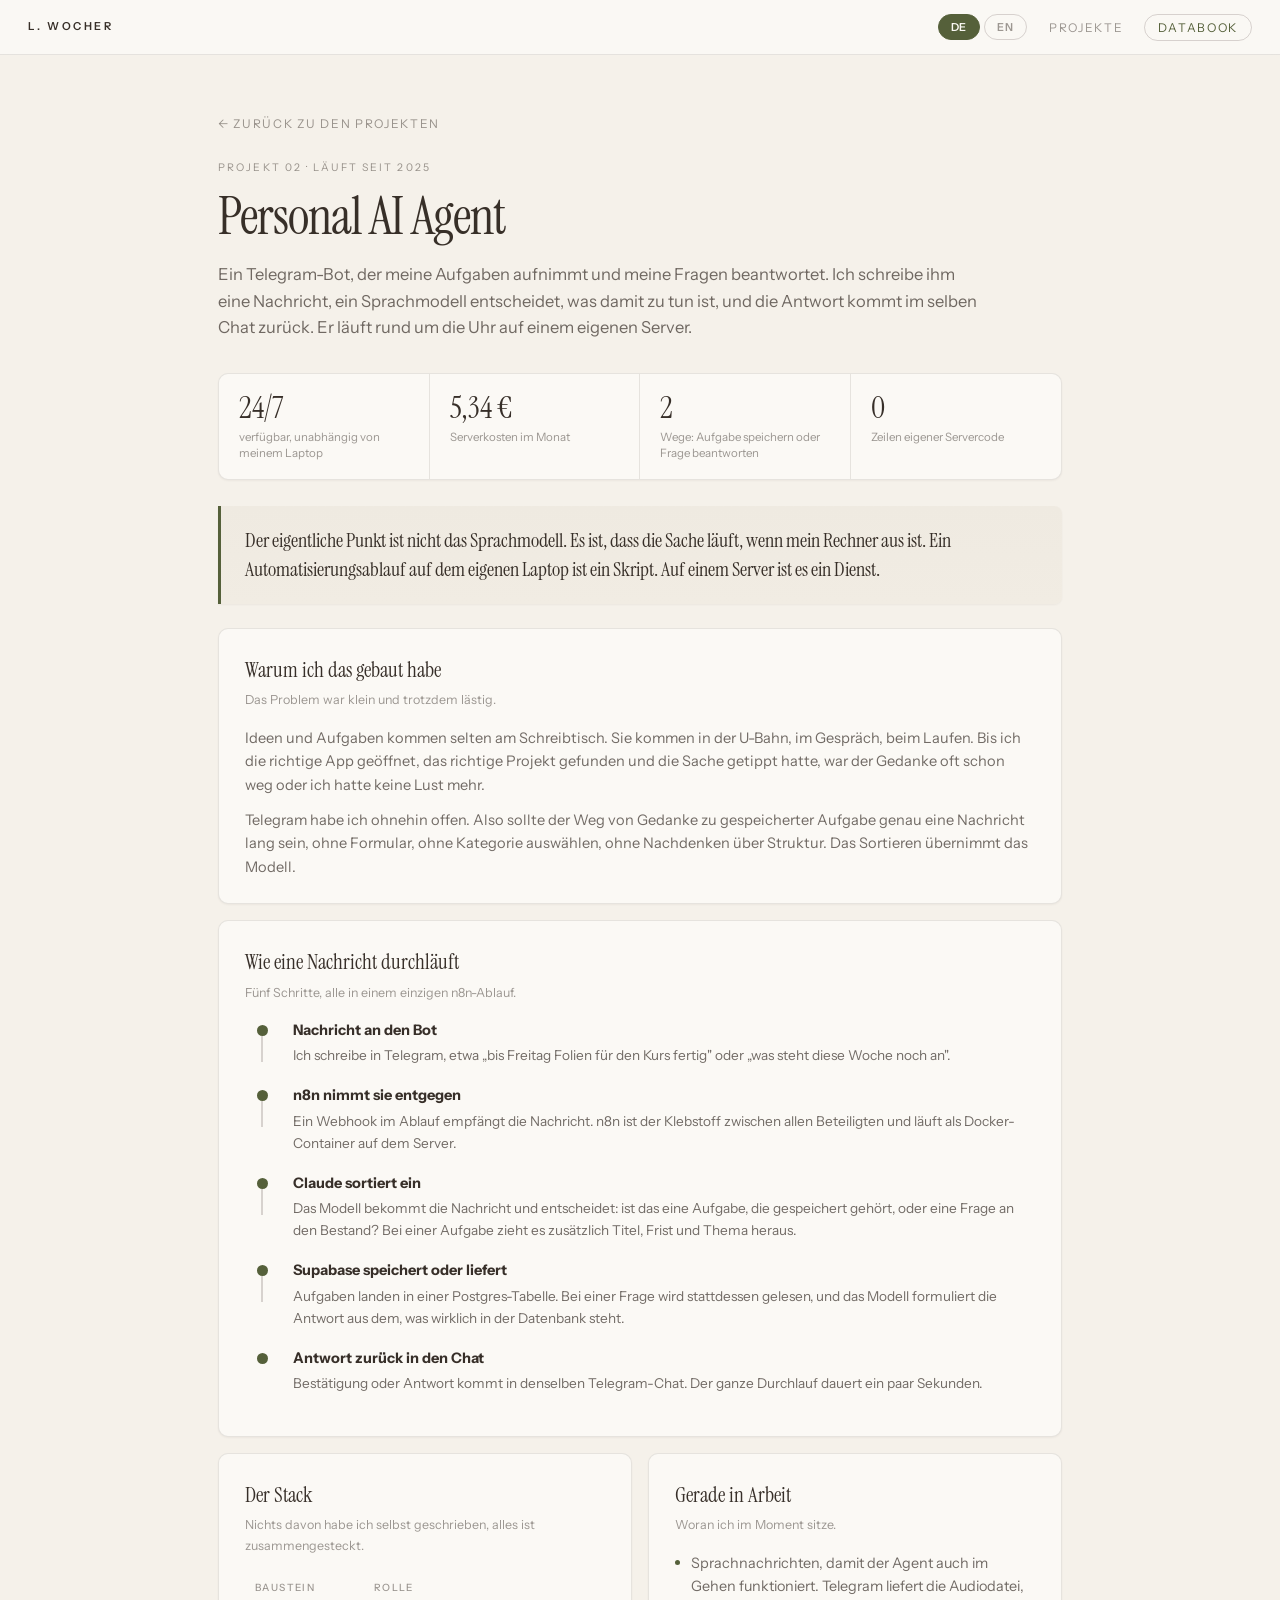
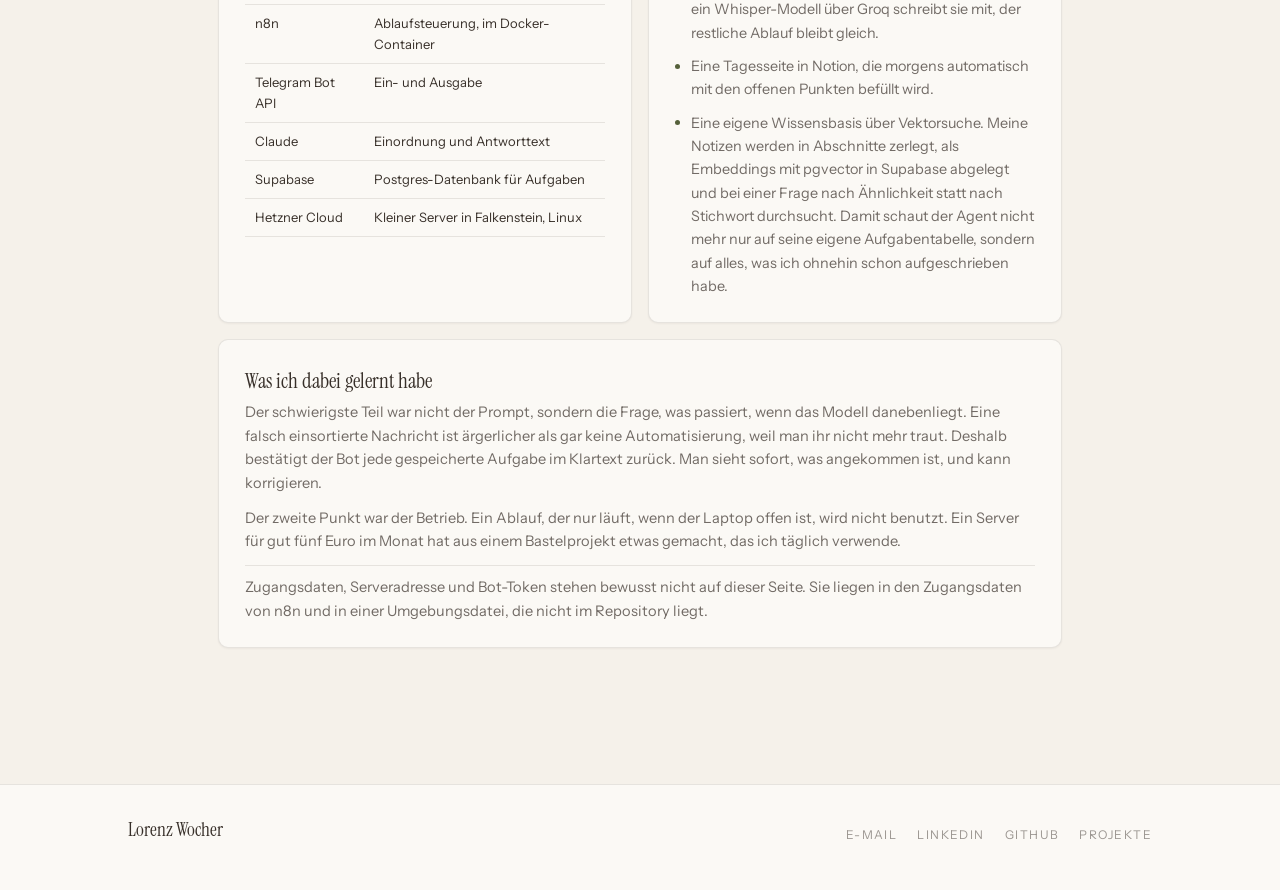
<file: agent.html>
<!DOCTYPE html>
<html lang="de">
<head>
<meta charset="utf-8">
<meta name="viewport" content="width=device-width, initial-scale=1">
<title>Personal AI Agent · Lorenz Wocher</title>
<meta name="description" content="Ein Telegram-Assistent auf eigenem Server. Nachricht rein, Sprachmodell sortiert, Datenbank speichert, Antwort zurück.">
<link rel="preconnect" href="https://fonts.gstatic.com" crossorigin>
<link rel="stylesheet" href="https://fonts.googleapis.com/css2?family=Instrument+Serif:ital@0;1&family=Instrument+Sans:wght@400;500;600&display=swap">
<link rel="stylesheet" href="style.css">
</head>
<body>

<nav class="topnav">
  <a class="logo" href="index.html">L.&nbsp;Wocher</a>
  <div class="navright">
    <div class="lang" id="lang">
      <button data-lng="de" aria-pressed="true">DE</button>
      <button data-lng="en" aria-pressed="false">EN</button>
    </div>
    <ul class="navlinks">
      <li><a href="index.html" data-i18n="nav.projects">Projekte</a></li>
      <li><a class="ghost" href="databook.html" data-db data-i18n="nav.databook">Databook</a></li>
    </ul>
  </div>
</nav>

<div class="page">
  <a class="back" href="index.html" data-i18n="back">&#8592; Zurück zu den Projekten</a>
  <p class="eyebrow" data-i18n="eyebrow">Projekt 02 · Läuft seit 2025</p>
  <h1 data-i18n="h1">Personal AI Agent</h1>
  <p class="lede" data-i18n="lede">Ein Telegram-Bot, der meine Aufgaben aufnimmt und meine Fragen beantwortet. Ich schreibe ihm eine Nachricht, ein Sprachmodell entscheidet, was damit zu tun ist, und die Antwort kommt im selben Chat zurück. Er läuft rund um die Uhr auf einem eigenen Server.</p>

  <div class="kpis">
    <div class="kp"><div class="v">24/7</div><div class="l" data-i18n="k1">verfügbar, unabhängig von meinem Laptop</div></div>
    <div class="kp"><div class="v">5,34 €</div><div class="l" data-i18n="k2">Serverkosten im Monat</div></div>
    <div class="kp"><div class="v">2</div><div class="l" data-i18n="k3">Wege: Aufgabe speichern oder Frage beantworten</div></div>
    <div class="kp"><div class="v">0</div><div class="l" data-i18n="k4">Zeilen eigener Servercode</div></div>
  </div>

  <div class="callout" data-i18n="callout">Der eigentliche Punkt ist nicht das Sprachmodell. Es ist, dass die Sache läuft, wenn mein Rechner aus ist. Ein Automatisierungsablauf auf dem eigenen Laptop ist ein Skript. Auf einem Server ist es ein Dienst.</div>

  <div class="card">
    <h3 data-i18n="why.h">Warum ich das gebaut habe</h3>
    <p class="sub" data-i18n="why.s">Das Problem war klein und trotzdem lästig.</p>
    <p data-i18n="why.p1">Ideen und Aufgaben kommen selten am Schreibtisch. Sie kommen in der U-Bahn, im Gespräch, beim Laufen. Bis ich die richtige App geöffnet, das richtige Projekt gefunden und die Sache getippt hatte, war der Gedanke oft schon weg oder ich hatte keine Lust mehr.</p>
    <p data-i18n="why.p2">Telegram habe ich ohnehin offen. Also sollte der Weg von Gedanke zu gespeicherter Aufgabe genau eine Nachricht lang sein, ohne Formular, ohne Kategorie auswählen, ohne Nachdenken über Struktur. Das Sortieren übernimmt das Modell.</p>
  </div>

  <div class="card">
    <h3 data-i18n="flow.h">Wie eine Nachricht durchläuft</h3>
    <p class="sub" data-i18n="flow.s">Fünf Schritte, alle in einem einzigen n8n-Ablauf.</p>
    <div class="flow">
      <div class="flow-step"><div class="flow-dot"><i></i><span></span></div><div class="flow-body">
        <b data-i18n="f1.h">Nachricht an den Bot</b><p data-i18n="f1.p">Ich schreibe in Telegram, etwa „bis Freitag Folien für den Kurs fertig" oder „was steht diese Woche noch an".</p></div></div>
      <div class="flow-step"><div class="flow-dot"><i></i><span></span></div><div class="flow-body">
        <b data-i18n="f2.h">n8n nimmt sie entgegen</b><p data-i18n="f2.p">Ein Webhook im Ablauf empfängt die Nachricht. n8n ist der Klebstoff zwischen allen Beteiligten und läuft als Docker-Container auf dem Server.</p></div></div>
      <div class="flow-step"><div class="flow-dot"><i></i><span></span></div><div class="flow-body">
        <b data-i18n="f3.h">Claude sortiert ein</b><p data-i18n="f3.p">Das Modell bekommt die Nachricht und entscheidet: ist das eine Aufgabe, die gespeichert gehört, oder eine Frage an den Bestand? Bei einer Aufgabe zieht es zusätzlich Titel, Frist und Thema heraus.</p></div></div>
      <div class="flow-step"><div class="flow-dot"><i></i><span></span></div><div class="flow-body">
        <b data-i18n="f4.h">Supabase speichert oder liefert</b><p data-i18n="f4.p">Aufgaben landen in einer Postgres-Tabelle. Bei einer Frage wird stattdessen gelesen, und das Modell formuliert die Antwort aus dem, was wirklich in der Datenbank steht.</p></div></div>
      <div class="flow-step"><div class="flow-dot"><i></i></div><div class="flow-body">
        <b data-i18n="f5.h">Antwort zurück in den Chat</b><p data-i18n="f5.p">Bestätigung oder Antwort kommt in denselben Telegram-Chat. Der ganze Durchlauf dauert ein paar Sekunden.</p></div></div>
    </div>
  </div>

  <div class="two">
    <div class="card">
      <h3 data-i18n="stack.h">Der Stack</h3>
      <p class="sub" data-i18n="stack.s">Nichts davon habe ich selbst geschrieben, alles ist zusammengesteckt.</p>
      <table>
        <thead><tr><th data-i18n="stack.t1">Baustein</th><th data-i18n="stack.t2">Rolle</th></tr></thead>
        <tbody>
          <tr><td>n8n</td><td data-i18n="s1">Ablaufsteuerung, im Docker-Container</td></tr>
          <tr><td>Telegram Bot API</td><td data-i18n="s2">Ein- und Ausgabe</td></tr>
          <tr><td>Claude</td><td data-i18n="s3">Einordnung und Antworttext</td></tr>
          <tr><td>Supabase</td><td data-i18n="s4">Postgres-Datenbank für Aufgaben</td></tr>
          <tr><td>Hetzner Cloud</td><td data-i18n="s5">Kleiner Server in Falkenstein, Linux</td></tr>
        </tbody>
      </table>
    </div>
    <div class="card">
      <h3 data-i18n="next.h">Gerade in Arbeit</h3>
      <p class="sub" data-i18n="next.s">Woran ich im Moment sitze.</p>
      <ul class="plain">
        <li data-i18n="n1">Sprachnachrichten, damit der Agent auch im Gehen funktioniert. Telegram liefert die Audiodatei, ein Whisper-Modell über Groq schreibt sie mit, der restliche Ablauf bleibt gleich.</li>
        <li data-i18n="n2">Eine Tagesseite in Notion, die morgens automatisch mit den offenen Punkten befüllt wird.</li>
        <li data-i18n="n3">Eine eigene Wissensbasis über Vektorsuche. Meine Notizen werden in Abschnitte zerlegt, als Embeddings mit pgvector in Supabase abgelegt und bei einer Frage nach Ähnlichkeit statt nach Stichwort durchsucht. Damit schaut der Agent nicht mehr nur auf seine eigene Aufgabentabelle, sondern auf alles, was ich ohnehin schon aufgeschrieben habe.</li>
      </ul>
    </div>
  </div>

  <div class="card">
    <h3 data-i18n="learn.h">Was ich dabei gelernt habe</h3>
    <p data-i18n="learn.p1">Der schwierigste Teil war nicht der Prompt, sondern die Frage, was passiert, wenn das Modell danebenliegt. Eine falsch einsortierte Nachricht ist ärgerlicher als gar keine Automatisierung, weil man ihr nicht mehr traut. Deshalb bestätigt der Bot jede gespeicherte Aufgabe im Klartext zurück. Man sieht sofort, was angekommen ist, und kann korrigieren.</p>
    <p data-i18n="learn.p2">Der zweite Punkt war der Betrieb. Ein Ablauf, der nur läuft, wenn der Laptop offen ist, wird nicht benutzt. Ein Server für gut fünf Euro im Monat hat aus einem Bastelprojekt etwas gemacht, das ich täglich verwende.</p>
    <p class="src" data-i18n="learn.src">Zugangsdaten, Serveradresse und Bot-Token stehen bewusst nicht auf dieser Seite. Sie liegen in den Zugangsdaten von n8n und in einer Umgebungsdatei, die nicht im Repository liegt.</p>
  </div>
</div>

<footer class="foot">
  <div class="wrap footgrid">
    <div>
      <p class="footname">Lorenz Wocher</p>
    </div>
    <ul class="footlinks">
      <li><a href="mailto:lorenz.wocher@gmail.com">E-Mail</a></li>
      <li><a href="https://www.linkedin.com/in/lorenz-wocher-498263200/" rel="noopener">LinkedIn</a></li>
      <li><a href="https://github.com/lorenzwocher-cyber" rel="noopener">GitHub</a></li>
      <li><a href="index.html" data-i18n="nav.projects">Projekte</a></li>
    </ul>
  </div>
</footer>

<script src="site.js"></script>
<script>
SITE.dict.en = {
 'nav.projects':'Projects','nav.databook':'Databook',
 'back':'&#8592; Back to the projects',
 'eyebrow':'Project 02 · Running since 2025','h1':'Personal AI Agent',
 'lede':'A Telegram bot that takes my tasks and answers my questions. I send it a message, a language model decides what to do with it, and the answer comes back in the same chat. It runs around the clock on a server of my own.',
 'k1':'available, independent of my laptop','k2':'server cost per month',
 'k3':'paths: store a task or answer a question','k4':'lines of server code I wrote myself',
 'callout':'The point is not the language model. The point is that it keeps running when my machine is off. An automation on your own laptop is a script. On a server it is a service.',
 'why.h':'Why I built it','why.s':'The problem was small and annoying anyway.',
 'why.p1':'Ideas and tasks rarely arrive at a desk. They arrive on the underground, mid-conversation, out running. By the time I had opened the right app, found the right project and typed the thing out, the thought was often gone or I had lost interest.',
 'why.p2':'Telegram is open anyway. So the path from thought to stored task should be exactly one message long, with no form, no category to pick, no thinking about structure. The model does the sorting.',
 'flow.h':'How a message travels','flow.s':'Five steps, all inside a single n8n workflow.',
 'f1.h':'Message to the bot','f1.p':'I type in Telegram, something like “slides for the course done by Friday” or “what is still open this week”.',
 'f2.h':'n8n picks it up','f2.p':'A webhook in the workflow receives the message. n8n is the glue between everything involved and runs as a Docker container on the server.',
 'f3.h':'Claude sorts it','f3.p':'The model gets the message and decides: is this a task to store, or a question about what is already there? For a task it also pulls out the title, the deadline and the topic.',
 'f4.h':'Supabase stores or supplies','f4.p':'Tasks go into a Postgres table. For a question it reads instead, and the model writes the answer from what is actually in the database.',
 'f5.h':'Answer back in the chat','f5.p':'The confirmation or the answer lands in the same Telegram chat. The whole round trip takes a few seconds.',
 'stack.h':'The stack','stack.s':'I wrote none of this myself, it is all plugged together.',
 'stack.t1':'Component','stack.t2':'Role',
 's1':'Workflow orchestration, in a Docker container','s2':'Input and output','s3':'Classification and answer text',
 's4':'Postgres database for the tasks','s5':'Small Linux server in Falkenstein',
 'next.h':'Currently in progress','next.s':'What I am working on right now.',
 'n1':'Voice messages, so the agent also works while walking. Telegram delivers the audio file, a Whisper model through Groq transcribes it, and the rest of the workflow stays the same.',
 'n2':'A daily page in Notion that fills itself with the open items every morning.',
 'n3':'A knowledge base of my own, through vector search. My notes get split into passages, stored as embeddings with pgvector in Supabase, and searched by similarity rather than by keyword when a question comes in. That way the agent stops looking only at its own task table and starts looking at everything I have written down anyway.',
 'learn.h':'What I took away from it',
 'learn.p1':'The hard part was not the prompt, it was working out what happens when the model gets it wrong. A misfiled message is worse than no automation at all, because you stop trusting it. So the bot echoes every stored task back in plain text. You see immediately what arrived and can correct it.',
 'learn.p2':'The second thing was operations. A workflow that only runs while the laptop is open does not get used. A server for just over five euros a month turned a side project into something I use every day.',
 'learn.src':'Credentials, the server address and the bot token are deliberately not on this page. They live in the n8n credential store and in an environment file that is not in the repository.'
};
SITE.init();
</script>
</body>
</html>
</file>
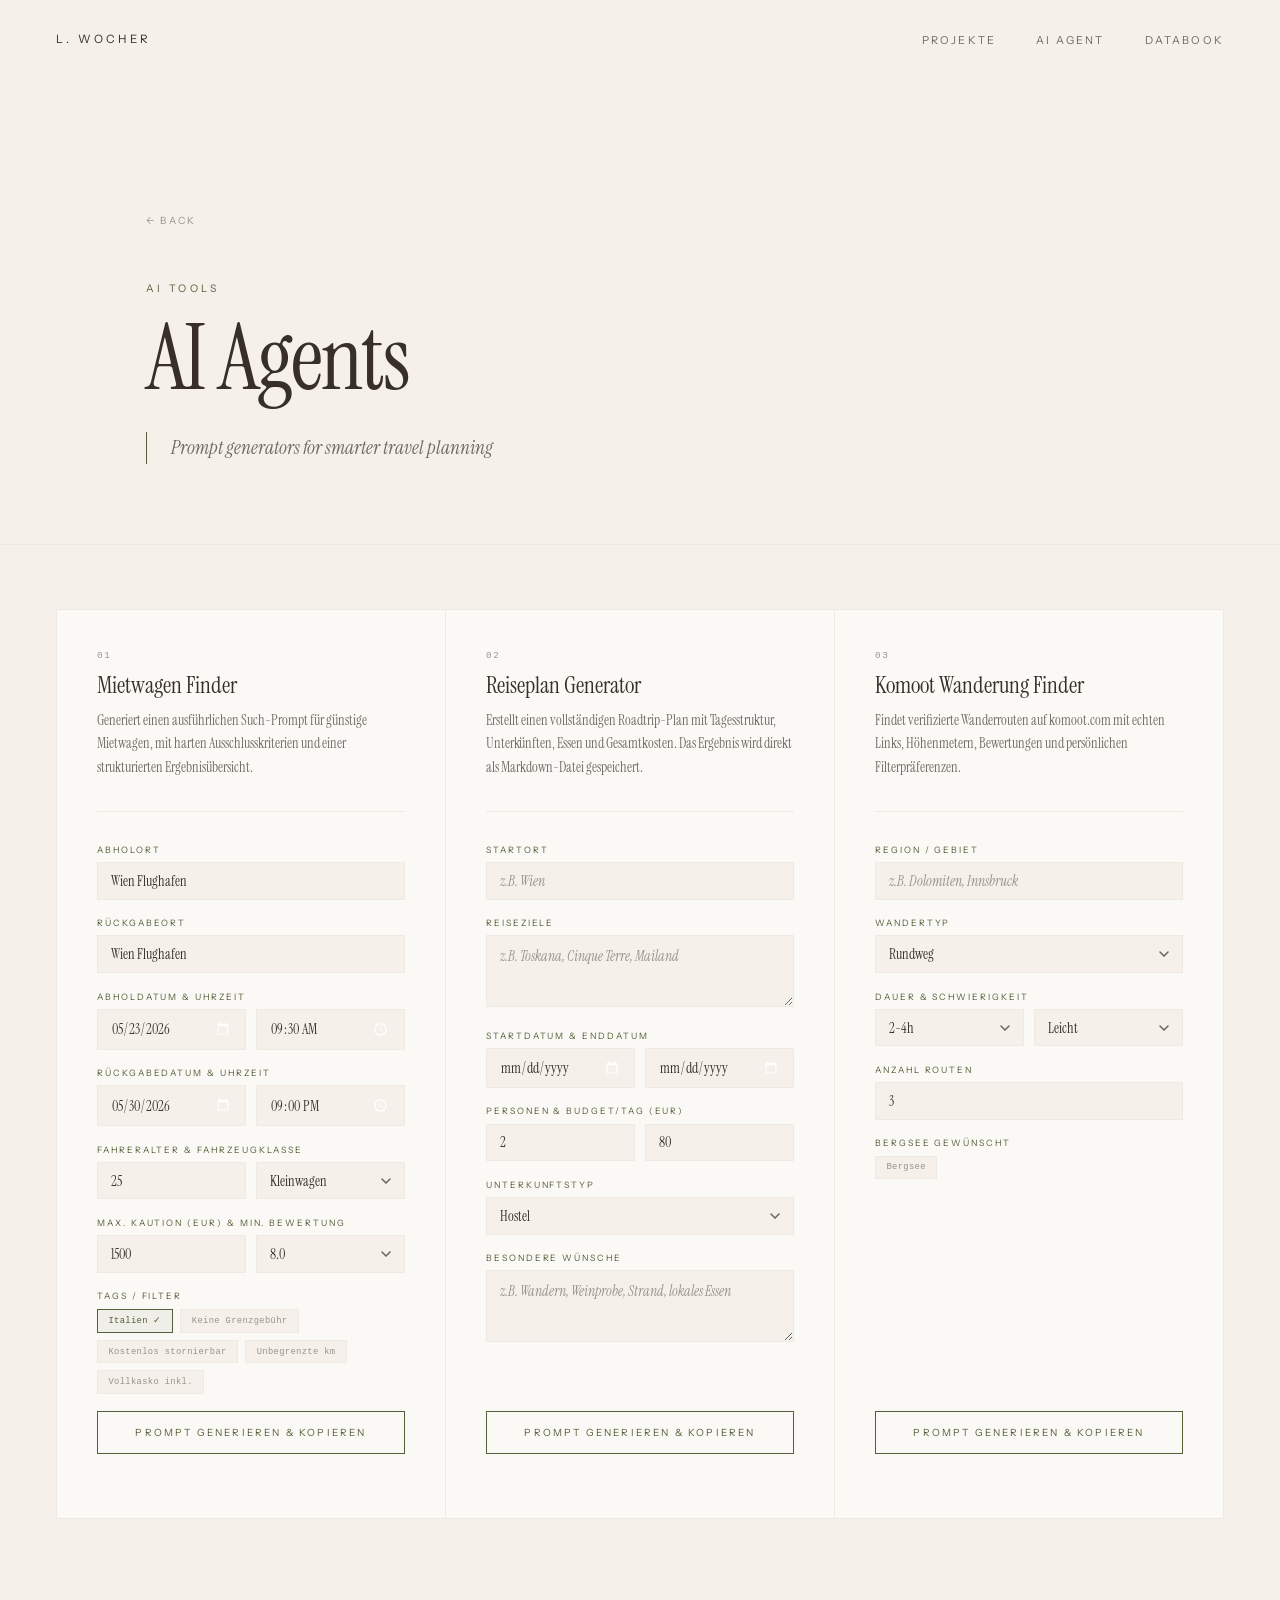
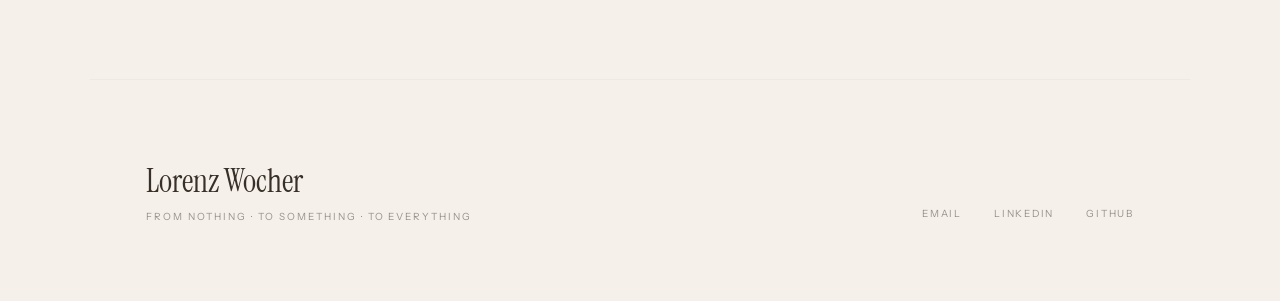
<file: agents.html>
<!DOCTYPE html>
<html lang="en">
<head>
<meta charset="UTF-8">
<meta name="viewport" content="width=device-width, initial-scale=1.0">
<title>AI Agents, Lorenz Wocher</title>
<link rel="preconnect" href="https://fonts.gstatic.com" crossorigin>
<link href="https://fonts.googleapis.com/css2?family=Instrument+Serif:ital@0;1&family=Instrument+Sans:wght@400;500;600&display=swap" rel="stylesheet">
<style>
  *, *::before, *::after { margin: 0; padding: 0; box-sizing: border-box; }

  :root {
    /* Helle Palette, identisch mit databook.html und style.css.
       Die Variablennamen bleiben, damit der restliche Seitencode unveraendert gilt. */
    --cream: rgba(43,34,28,.94);      /* Haupttext */
    --fog:   rgba(43,34,28,.66);      /* Nebentext */
    --dark:  #F5F1EA;                 /* Seitenhintergrund */
    --deep:  #FBF9F5;                 /* Karten */
    --mid:   #EFEAE1;                 /* erhoehte Flaechen, Rahmen */
    --accent:#55603A;                 /* Akzent */
    --muted: rgba(43,34,28,.46);
    --green: #0F8A6E;
    --serif: 'Instrument Serif', Georgia, serif;
    --sans:  'Instrument Sans', -apple-system, system-ui, sans-serif;
    --mono:  ui-monospace, SFMono-Regular, Menlo, monospace;
  }

  html { scroll-behavior: smooth; }

  body {
    background: var(--dark);
    color: var(--cream);
    font-family: var(--serif);
    overflow-x: hidden;
  }

  /* ── NAV ── */
  nav {
    position: fixed;
    top: 0; left: 0; right: 0;
    z-index: 100;
    display: flex;
    justify-content: space-between;
    align-items: center;
    padding: 1.75rem 3.5rem;
  }

  nav::before {
    content: '';
    position: absolute;
    inset: 0;
    background: linear-gradient(to bottom, rgba(245,241,234,0.85) 0%, transparent 100%);
    pointer-events: none;
  }

  .nav-logo {
    font-family: var(--sans);
    font-size: 0.72rem;
    letter-spacing: 0.28em;
    text-transform: uppercase;
    color: var(--cream);
    text-decoration: none;
    position: relative;
    z-index: 1;
  }

  .nav-links {
    display: flex;
    gap: 2.5rem;
    list-style: none;
    position: relative;
    z-index: 1;
  }

  .nav-links a {
    font-family: var(--sans);
    font-size: 0.68rem;
    letter-spacing: 0.2em;
    text-transform: uppercase;
    color: var(--fog);
    text-decoration: none;
    transition: color 0.3s;
  }

  .nav-links a:hover { color: var(--cream); }
  .nav-links a.active { color: var(--cream); }

  /* ── SUBPAGE HERO ── */
  .page-hero {
    padding: 13rem 3.5rem 5rem;
    max-width: 1100px;
    margin: 0 auto;
  }

  .back-link {
    font-family: var(--sans);
    font-size: 0.62rem;
    letter-spacing: 0.22em;
    text-transform: uppercase;
    color: var(--muted);
    text-decoration: none;
    display: inline-block;
    margin-bottom: 3.5rem;
    transition: color 0.3s;
  }

  .back-link:hover { color: var(--cream); }

  .page-eyebrow {
    font-family: var(--sans);
    font-size: 0.65rem;
    letter-spacing: 0.32em;
    text-transform: uppercase;
    color: var(--accent);
    margin-bottom: 1.2rem;
  }

  .page-title {
    font-size: clamp(3rem, 7vw, 6rem);
    font-weight: 300;
    line-height: 1.0;
    letter-spacing: -0.02em;
    margin-bottom: 1.75rem;
  }

  .page-subtitle {
    font-size: clamp(1rem, 1.8vw, 1.2rem);
    font-weight: 300;
    font-style: italic;
    color: var(--fog);
    border-left: 1px solid var(--accent);
    padding-left: 1.5rem;
    max-width: 480px;
    line-height: 1.7;
  }

  /* ── AGENTS SECTION ── */
  #agents {
    padding: 4rem 3.5rem 10rem;
    max-width: 1350px;
    margin: 0 auto;
    border-top: 1px solid var(--mid);
  }

  .agents-grid {
    display: grid;
    grid-template-columns: repeat(3, 1fr);
    gap: 1px;
    background: var(--mid);
    border: 1px solid var(--mid);
  }

  /* ── AGENT CARD ── */
  .agent-card {
    background: var(--deep);
    padding: 2.5rem;
    display: flex;
    flex-direction: column;
  }

  .agent-number {
    font-family: var(--mono);
    font-size: 0.58rem;
    letter-spacing: 0.18em;
    color: var(--muted);
    margin-bottom: 0.65rem;
  }

  .agent-title {
    font-size: 1.45rem;
    font-weight: 400;
    margin-bottom: 0.6rem;
    line-height: 1.2;
  }

  .agent-desc {
    font-size: 0.88rem;
    font-weight: 300;
    color: var(--fog);
    line-height: 1.65;
    margin-bottom: 2rem;
    padding-bottom: 2rem;
    border-bottom: 1px solid var(--mid);
  }

  /* ── FORM ELEMENTS ── */
  .field-group {
    margin-bottom: 1.1rem;
  }

  .field-label {
    font-family: var(--sans);
    font-size: 0.55rem;
    letter-spacing: 0.22em;
    text-transform: uppercase;
    color: var(--accent);
    display: block;
    margin-bottom: 0.45rem;
  }

  input[type="text"],
  input[type="number"],
  input[type="date"],
  input[type="time"],
  select,
  textarea {
    width: 100%;
    background: var(--dark);
    border: 1px solid var(--mid);
    color: var(--cream);
    font-family: var(--serif);
    font-size: 0.9rem;
    font-weight: 300;
    padding: 0.55rem 0.8rem;
    outline: none;
    transition: border-color 0.3s;
    -webkit-appearance: none;
    appearance: none;
    color-scheme: dark;
    border-radius: 0;
  }

  input[type="text"]::placeholder,
  input[type="number"]::placeholder,
  textarea::placeholder {
    color: var(--muted);
    font-style: italic;
  }

  input:focus,
  select:focus,
  textarea:focus {
    border-color: var(--accent);
  }

  select {
    background-image: url("data:image/svg+xml,%3Csvg xmlns='http://www.w3.org/2000/svg' width='10' height='6' viewBox='0 0 10 6'%3E%3Cpath d='M1 1l4 4 4-4' stroke='%236b6560' stroke-width='1.5' fill='none' stroke-linecap='round'/%3E%3C/svg%3E");
    background-repeat: no-repeat;
    background-position: right 0.8rem center;
    padding-right: 2.2rem;
    cursor: pointer;
  }

  select option {
    background: var(--deep);
    color: var(--cream);
  }

  textarea {
    resize: vertical;
    min-height: 72px;
    line-height: 1.6;
  }

  .field-row-2 {
    display: grid;
    grid-template-columns: 1fr 1fr;
    gap: 0.6rem;
  }

  /* ── TOGGLE BUTTONS ── */
  .toggle-group {
    display: flex;
    flex-wrap: wrap;
    gap: 0.45rem;
  }

  .toggle-btn {
    font-family: var(--mono);
    font-size: 0.55rem;
    letter-spacing: 0.04em;
    padding: 0.35rem 0.65rem;
    border: 1px solid var(--mid);
    background: var(--dark);
    color: var(--muted);
    cursor: pointer;
    transition: all 0.2s;
    white-space: nowrap;
  }

  .toggle-btn:hover {
    border-color: var(--fog);
    color: var(--fog);
  }

  .toggle-btn.active {
    border-color: var(--accent);
    color: var(--accent);
    background: rgba(85,96,58, 0.07);
  }

  /* ── GENERATE BUTTON ── */
  .generate-btn {
    width: 100%;
    padding: 0.9rem 1rem;
    background: transparent;
    border: 1px solid var(--accent);
    color: var(--accent);
    font-family: var(--sans);
    font-size: 0.62rem;
    letter-spacing: 0.22em;
    text-transform: uppercase;
    cursor: pointer;
    transition: all 0.3s;
    margin-top: auto;
    padding-top: 0.9rem;
  }

  .agent-form {
    flex: 1;
    display: flex;
    flex-direction: column;
  }

  .form-fields {
    flex: 1;
  }

  .generate-btn:hover {
    background: var(--accent);
    color: var(--dark);
  }

  .copy-confirm {
    text-align: center;
    font-family: var(--mono);
    font-size: 0.6rem;
    letter-spacing: 0.05em;
    color: var(--green);
    margin-top: 0.65rem;
    min-height: 1.4em;
  }

  /* ── FOOTER ── */
  footer {
    border-top: 1px solid var(--mid);
    padding: 5rem 3.5rem;
    max-width: 1100px;
    margin: 0 auto;
    display: flex;
    justify-content: space-between;
    align-items: flex-end;
  }

  .footer-name {
    font-size: 2rem;
    font-weight: 300;
    margin-bottom: 0.5rem;
  }

  .footer-tagline {
    font-family: var(--sans);
    font-size: 0.62rem;
    letter-spacing: 0.2em;
    text-transform: uppercase;
    color: var(--muted);
  }

  .footer-links {
    display: flex;
    gap: 2rem;
    list-style: none;
  }

  .footer-links a {
    font-family: var(--sans);
    font-size: 0.62rem;
    letter-spacing: 0.18em;
    text-transform: uppercase;
    color: var(--muted);
    text-decoration: none;
    transition: color 0.3s;
  }

  .footer-links a:hover { color: var(--cream); }

  /* ── RESPONSIVE ── */
  @media (max-width: 1000px) {
    .agents-grid { grid-template-columns: 1fr; }
  }

  @media (max-width: 768px) {
    nav { padding: 1.5rem; }
    .nav-links { display: none; }
    .page-hero { padding: 10rem 1.5rem 4rem; }
    #agents { padding: 4rem 1.5rem 8rem; }
    footer { flex-direction: column; gap: 2.5rem; align-items: flex-start; padding: 4rem 1.5rem; }
  }

  @media (max-width: 620px) {
    .agents-grid { grid-template-columns: 1fr; }
    .agent-card { max-width: 100%; padding-left: 18px; padding-right: 18px; }
    .nav-links { gap: 14px; flex-wrap: wrap; }
  }
</style>
</head>
<body>

<!-- NAV -->
<nav>
  <a href="index.html" class="nav-logo">L. Wocher</a>
  <ul class="nav-links">
<li><a href="index.html">Projekte</a></li>
<li><a href="agent.html">AI Agent</a></li>
<li><a href="databook.html#de/ov">Databook</a></li>
</ul>
</nav>

<!-- HERO -->
<div class="page-hero">
  <a href="index.html" class="back-link">← Back</a>
  <p class="page-eyebrow">AI Tools</p>
  <h1 class="page-title">AI Agents</h1>
  <p class="page-subtitle">Prompt generators for smarter travel planning</p>
</div>

<!-- AGENTS -->
<section id="agents">
  <div class="agents-grid">

    <!-- ── AGENT 1: MIETWAGEN FINDER ── -->
    <div class="agent-card">
      <p class="agent-number">01</p>
      <h2 class="agent-title">Mietwagen Finder</h2>
      <p class="agent-desc">Generiert einen ausführlichen Such-Prompt für günstige Mietwagen, mit harten Ausschlusskriterien und einer strukturierten Ergebnisübersicht.</p>

      <div class="agent-form">
        <div class="form-fields">

          <div class="field-group">
            <label class="field-label" for="mw-pickup">Abholort</label>
            <input type="text" id="mw-pickup" value="Wien Flughafen">
          </div>

          <div class="field-group">
            <label class="field-label" for="mw-dropoff">Rückgabeort</label>
            <input type="text" id="mw-dropoff" value="Wien Flughafen">
          </div>

          <div class="field-group">
            <label class="field-label">Abholdatum &amp; Uhrzeit</label>
            <div class="field-row-2">
              <input type="date" id="mw-pickup-date" value="2026-05-23">
              <input type="time" id="mw-pickup-time" value="09:30">
            </div>
          </div>

          <div class="field-group">
            <label class="field-label">Rückgabedatum &amp; Uhrzeit</label>
            <div class="field-row-2">
              <input type="date" id="mw-return-date" value="2026-05-30">
              <input type="time" id="mw-return-time" value="21:00">
            </div>
          </div>

          <div class="field-group">
            <label class="field-label">Fahreralter &amp; Fahrzeugklasse</label>
            <div class="field-row-2">
              <input type="number" id="mw-age" value="25" min="18" max="99">
              <select id="mw-class">
                <option>Kleinwagen</option>
                <option>Kompakt</option>
                <option>Mittelklasse</option>
                <option>Automatik</option>
              </select>
            </div>
          </div>

          <div class="field-group">
            <label class="field-label">Max. Kaution (EUR) &amp; Min. Bewertung</label>
            <div class="field-row-2">
              <input type="number" id="mw-deposit" value="1500" min="0">
              <select id="mw-rating">
                <option>7.0</option>
                <option>7.5</option>
                <option selected>8.0</option>
                <option>8.5</option>
              </select>
            </div>
          </div>

          <div class="field-group">
            <label class="field-label">Tags / Filter</label>
            <div class="toggle-group" id="mw-tags">
              <button class="toggle-btn active" type="button">Italien ✓</button>
              <button class="toggle-btn" type="button">Keine Grenzgebühr</button>
              <button class="toggle-btn" type="button">Kostenlos stornierbar</button>
              <button class="toggle-btn" type="button">Unbegrenzte km</button>
              <button class="toggle-btn" type="button">Vollkasko inkl.</button>
            </div>
          </div>

        </div>
        <button class="generate-btn" onclick="generateMietwagen()">Prompt generieren &amp; kopieren</button>
        <div class="copy-confirm" id="mw-confirm"></div>
      </div>
    </div>

    <!-- ── AGENT 2: REISEPLAN GENERATOR ── -->
    <div class="agent-card">
      <p class="agent-number">02</p>
      <h2 class="agent-title">Reiseplan Generator</h2>
      <p class="agent-desc">Erstellt einen vollständigen Roadtrip-Plan mit Tagesstruktur, Unterkünften, Essen und Gesamtkosten. Das Ergebnis wird direkt als Markdown-Datei gespeichert.</p>

      <div class="agent-form">
        <div class="form-fields">

          <div class="field-group">
            <label class="field-label" for="rp-start">Startort</label>
            <input type="text" id="rp-start" placeholder="z.B. Wien">
          </div>

          <div class="field-group">
            <label class="field-label" for="rp-destinations">Reiseziele</label>
            <textarea id="rp-destinations" placeholder="z.B. Toskana, Cinque Terre, Mailand"></textarea>
          </div>

          <div class="field-group">
            <label class="field-label">Startdatum &amp; Enddatum</label>
            <div class="field-row-2">
              <input type="date" id="rp-start-date">
              <input type="date" id="rp-end-date">
            </div>
          </div>

          <div class="field-group">
            <label class="field-label">Personen &amp; Budget/Tag (EUR)</label>
            <div class="field-row-2">
              <input type="number" id="rp-persons" value="2" min="1">
              <input type="number" id="rp-budget" value="80" min="0">
            </div>
          </div>

          <div class="field-group">
            <label class="field-label" for="rp-accommodation">Unterkunftstyp</label>
            <select id="rp-accommodation">
              <option>Hostel</option>
              <option>Budget Hotel</option>
              <option>Egal</option>
            </select>
          </div>

          <div class="field-group">
            <label class="field-label" for="rp-wishes">Besondere Wünsche</label>
            <textarea id="rp-wishes" placeholder="z.B. Wandern, Weinprobe, Strand, lokales Essen"></textarea>
          </div>

        </div>
        <button class="generate-btn" onclick="generateReiseplan()">Prompt generieren &amp; kopieren</button>
        <div class="copy-confirm" id="rp-confirm"></div>
      </div>
    </div>

    <!-- ── AGENT 3: KOMOOT WANDERUNG FINDER ── -->
    <div class="agent-card">
      <p class="agent-number">03</p>
      <h2 class="agent-title">Komoot Wanderung Finder</h2>
      <p class="agent-desc">Findet verifizierte Wanderrouten auf komoot.com mit echten Links, Höhenmetern, Bewertungen und persönlichen Filterpräferenzen.</p>

      <div class="agent-form">
        <div class="form-fields">

          <div class="field-group">
            <label class="field-label" for="ko-region">Region / Gebiet</label>
            <input type="text" id="ko-region" placeholder="z.B. Dolomiten, Innsbruck">
          </div>

          <div class="field-group">
            <label class="field-label" for="ko-type">Wandertyp</label>
            <select id="ko-type">
              <option>Rundweg</option>
              <option>Gipfeltour</option>
              <option>See-Wanderung</option>
              <option>Egal</option>
            </select>
          </div>

          <div class="field-group">
            <label class="field-label">Dauer &amp; Schwierigkeit</label>
            <div class="field-row-2">
              <select id="ko-duration">
                <option>2-4h</option>
                <option>4-6h</option>
                <option>6-8h</option>
                <option>Ganztag</option>
              </select>
              <select id="ko-difficulty">
                <option>Leicht</option>
                <option>Mittel</option>
                <option>Anspruchsvoll</option>
              </select>
            </div>
          </div>

          <div class="field-group">
            <label class="field-label" for="ko-count">Anzahl Routen</label>
            <input type="number" id="ko-count" value="3" min="1" max="10">
          </div>

          <div class="field-group">
            <label class="field-label">Bergsee gewünscht</label>
            <div class="toggle-group">
              <button class="toggle-btn" id="ko-lake" type="button" onclick="this.classList.toggle('active'); this.textContent = this.classList.contains('active') ? 'Ja, Bergsee' : 'Bergsee'">Bergsee</button>
            </div>
          </div>

        </div>
        <button class="generate-btn" onclick="generateKomoot()">Prompt generieren &amp; kopieren</button>
        <div class="copy-confirm" id="ko-confirm"></div>
      </div>
    </div>

  </div>
</section>

<!-- FOOTER -->
<footer>
  <div>
    <p class="footer-name">Lorenz Wocher</p>
    <p class="footer-tagline">From nothing · to something · to everything</p>
  </div>
  <ul class="footer-links">
    <li><a href="mailto:lorenz.wocher@gmail.com">Email</a></li>
    <li><a href="https://github.com/lorenzwocher-cyber">LinkedIn</a></li>
    <li><a href="https://github.com/lorenzwocher-cyber">GitHub</a></li>
  </ul>
</footer>

<script>
  // ── TOGGLE BUTTONS ──
  document.querySelectorAll('.toggle-group').forEach(group => {
    group.querySelectorAll('.toggle-btn:not(#ko-lake)').forEach(btn => {
      btn.addEventListener('click', () => btn.classList.toggle('active'));
    });
  });

  // ── HELPERS ──
  function fmtDate(dateStr) {
    if (!dateStr) return '—';
    const [y, m, d] = dateStr.split('-');
    return `${d}.${m}.${y}`;
  }

  function val(id) {
    return document.getElementById(id).value;
  }

  function copyToClipboard(text, confirmId) {
    navigator.clipboard.writeText(text).then(() => {
      const el = document.getElementById(confirmId);
      el.textContent = '✓ Prompt kopiert!';
      setTimeout(() => { el.textContent = ''; }, 3000);
    }).catch(() => {
      const ta = document.createElement('textarea');
      ta.value = text;
      ta.style.position = 'fixed';
      ta.style.opacity = '0';
      document.body.appendChild(ta);
      ta.select();
      document.execCommand('copy');
      document.body.removeChild(ta);
      const el = document.getElementById(confirmId);
      el.textContent = '✓ Prompt kopiert!';
      setTimeout(() => { el.textContent = ''; }, 3000);
    });
  }

  // ── AGENT 1: MIETWAGEN FINDER ──
  function generateMietwagen() {
    const pickup     = val('mw-pickup')      || 'Wien Flughafen';
    const dropoff    = val('mw-dropoff')     || 'Wien Flughafen';
    const pickupDate = fmtDate(val('mw-pickup-date'));
    const pickupTime = val('mw-pickup-time') || '09:30';
    const returnDate = fmtDate(val('mw-return-date'));
    const returnTime = val('mw-return-time') || '21:00';
    const age        = val('mw-age')         || '25';
    const cls        = val('mw-class');
    const deposit    = val('mw-deposit')     || '1500';
    const rating     = val('mw-rating')      || '8.0';

    const tags = Array.from(document.querySelectorAll('#mw-tags .toggle-btn.active'))
      .map(b => b.textContent.replace(/\s*✓\s*$/, '').trim());
    const tagsLine = tags.length > 0
      ? `\n- Gewünschte Filter: ${tags.join(', ')}`
      : '';

    const prompt =
`Verwende dein web_search Tool mindestens 8-10 mal um aktuelle, buchbare Mietwagenangebote zu finden.

Suche nach dem günstigsten Mietwagen mit folgenden Kriterien:
- Abholort: ${pickup}
- Rückgabeort: ${dropoff}
- Abholung: ${pickupDate} um ${pickupTime} Uhr
- Rückgabe: ${returnDate} um ${returnTime} Uhr
- Fahreralter: ${age} Jahre
- Fahrzeugklasse: ${cls}${tagsLine}

Harte Ausschlusskriterien (sofort überspringen, nicht anzeigen):
- Kaution über ${deposit} EUR
- Kundenbewertung unter ${rating}

Durchsuche mindestens diese Plattformen: Check24, AutoEurope, Rentalcars.com, HolidayAutos, Booking.com Mietwagen sowie direkte Anbieter-Websites (Europcar, Sixt, Hertz, Avis, Enterprise, Budget).

Zeige die 5 günstigsten qualifizierten Angebote sortiert nach Gesamtpreis aufsteigend. Pro Angebot:
1. Anbieter & Buchungsplattform
2. Fahrzeugmodell & Klasse
3. Grundpreis gesamt
4. Grenzgebühr (ja/nein, Kosten falls ja)
5. Jungfahrerzuschlag (falls Fahreralter unter 26 Jahre)
6. Gesamtpreis inkl. aller Pflichtgebühren
7. Kaution in EUR
8. Selbstbeteiligung im Schadensfall
9. Kundenbewertung (Quelle angeben)
10. Direkter Buchungslink

Markiere das beste Preis-Leistungs-Verhältnis mit ⭐. Füge am Ende eine kurze Empfehlung hinzu, welches Angebot du buchen würdest und warum.`;

    copyToClipboard(prompt, 'mw-confirm');
  }

  // ── AGENT 2: REISEPLAN GENERATOR ──
  function generateReiseplan() {
    const start         = val('rp-start')         || 'Startort';
    const destinations  = val('rp-destinations')  || 'Reiseziele';
    const startDate     = fmtDate(val('rp-start-date'));
    const endDate       = fmtDate(val('rp-end-date'));
    const persons       = val('rp-persons')        || '2';
    const budget        = val('rp-budget')         || '80';
    const accommodation = val('rp-accommodation');
    const wishes        = val('rp-wishes')         || 'keine besonderen Wünsche';

    const prompt =
`Verwende dein web_search Tool mindestens 15-20 mal um aktuelle Preise, Öffnungszeiten und Buchungsoptionen zu recherchieren.

Plane eine komplette Roadtrip-Route für ${persons} Person(en) mit Mietwagen:
- Startort: ${start}
- Reiseziele: ${destinations}
- Reisezeitraum: ${startDate} bis ${endDate}
- Budget: ${budget} EUR pro Person/Tag
- Unterkunft: ${accommodation}
- Besondere Wünsche: ${wishes}

Schreibe ALLES direkt in die Datei ~/Downloads/reiseplan.md. Erstelle die Datei falls sie nicht existiert, überschreibe sie falls sie existiert.

Struktur der Datei:

# Reiseplan: ${destinations}
**${persons} Person(en) · ${startDate}–${endDate} · Budget: ${budget} EUR/Person/Tag**

## Route & Tagesplan
(Gliedere nach Tagen, z.B. ## Tag 1: ${start} → Erster Stopp)

Pro Tag:
- 🚗 Fahrtstrecke mit Kilometer und Fahrtdauer
- 📍 2-3 Highlights & Sehenswürdigkeiten (mit aktuellen Eintrittspreisen)
- 🏨 Konkrete Unterkunftsempfehlung mit Booking.com/Hostelworld-Link und Preis/Nacht
- 🍽️ Restaurant- oder Supermarkt-Empfehlung für das Abendessen (mit Google Maps Link)

## Gesamtkostenübersicht
| Kategorie | Kosten gesamt |
|-----------|---------------|
| Unterkunft | X EUR |
| Essen (geschätzt) | X EUR |
| Aktivitäten & Eintritt | X EUR |
| Sprit (geschätzt) | X EUR |
| **Total** | **X EUR** |

## Buchungslinks & wichtige Infos
(Alle relevanten Links gesammelt, Öffnungszeiten der wichtigsten Sehenswürdigkeiten)

## Packliste
(Angepasst an die Reise und Jahreszeit)

## 3 Geheimtipps
(Insider-Empfehlungen abseits der Touristenpfade)`;

    copyToClipboard(prompt, 'rp-confirm');
  }

  // ── AGENT 3: KOMOOT WANDERUNG FINDER ──
  function generateKomoot() {
    const region     = val('ko-region')     || 'Dolomiten';
    const type       = val('ko-type');
    const duration   = val('ko-duration');
    const difficulty = val('ko-difficulty');
    const count      = val('ko-count')      || '3';
    const wantLake   = document.getElementById('ko-lake').classList.contains('active');
    const lakeLine   = wantLake ? '\n- Bergsee als Ziel oder auf der Route erwünscht' : '';

    const prompt =
`Suche auf komoot.com nach den besten Wanderrouten in der Region ${region}.

Nutze web_search UND web_fetch direkt auf komoot.com. Finde genau ${count} Routen mit folgenden Kriterien:
- Wandertyp: ${type}
- Dauer: ${duration}
- Schwierigkeit: ${difficulty}${lakeLine}

WICHTIG: Gib nur Routen mit echten, verifizierten Komoot-Links zurück (Format: komoot.com/tour/XXXXXXXXX). Öffne jeden Link mit web_fetch und verifiziere, dass die Seite existiert und die Route den Kriterien entspricht. Lehne Routen ohne verifizierten Link ab.

Pro Route (strukturiert und vollständig):
1. 📍 Titel der Route
2. 🔗 Echter Komoot-Link (komoot.com/tour/XXXXXXXXX)
3. 📏 Streckenlänge in km
4. ⛰️ Höhenmeter (Aufstieg / Abstieg)
5. ⏱️ Geschätzte Gehzeit
6. 🎯 Schwierigkeitsgrad
7. ⭐ Kundenbewertung (Durchschnitt + Anzahl Bewertungen)
8. 📝 2 Sätze Beschreibung (was macht diese Route besonders?)
9. 🗓️ Beste Jahreszeit für diese Route
10. 🚗 Anfahrt & Parkplatz (falls verfügbar)

Sortiere nach Bewertung absteigend. Hebe die empfohlene Route mit ⭐ hervor und begründe in einem Satz warum.`;

    copyToClipboard(prompt, 'ko-confirm');
  }
</script>
</body>
</html>
</file>
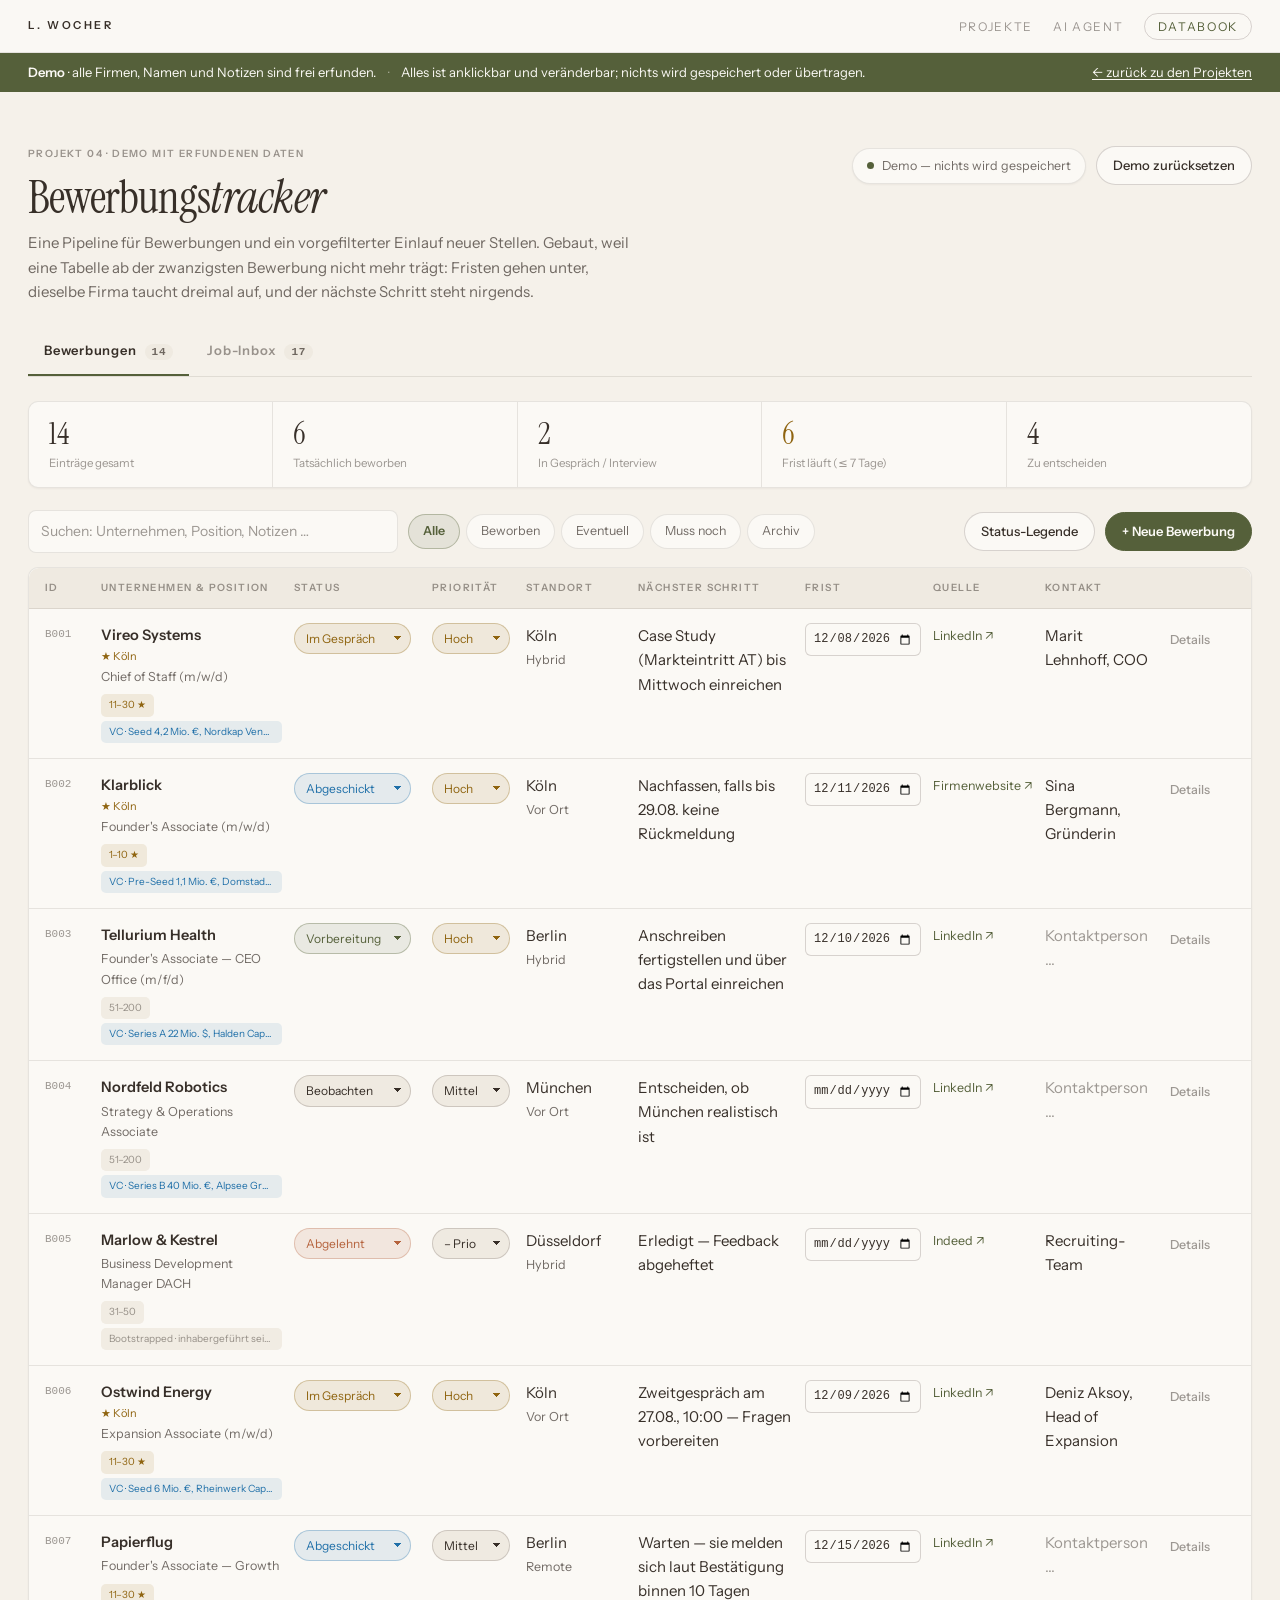
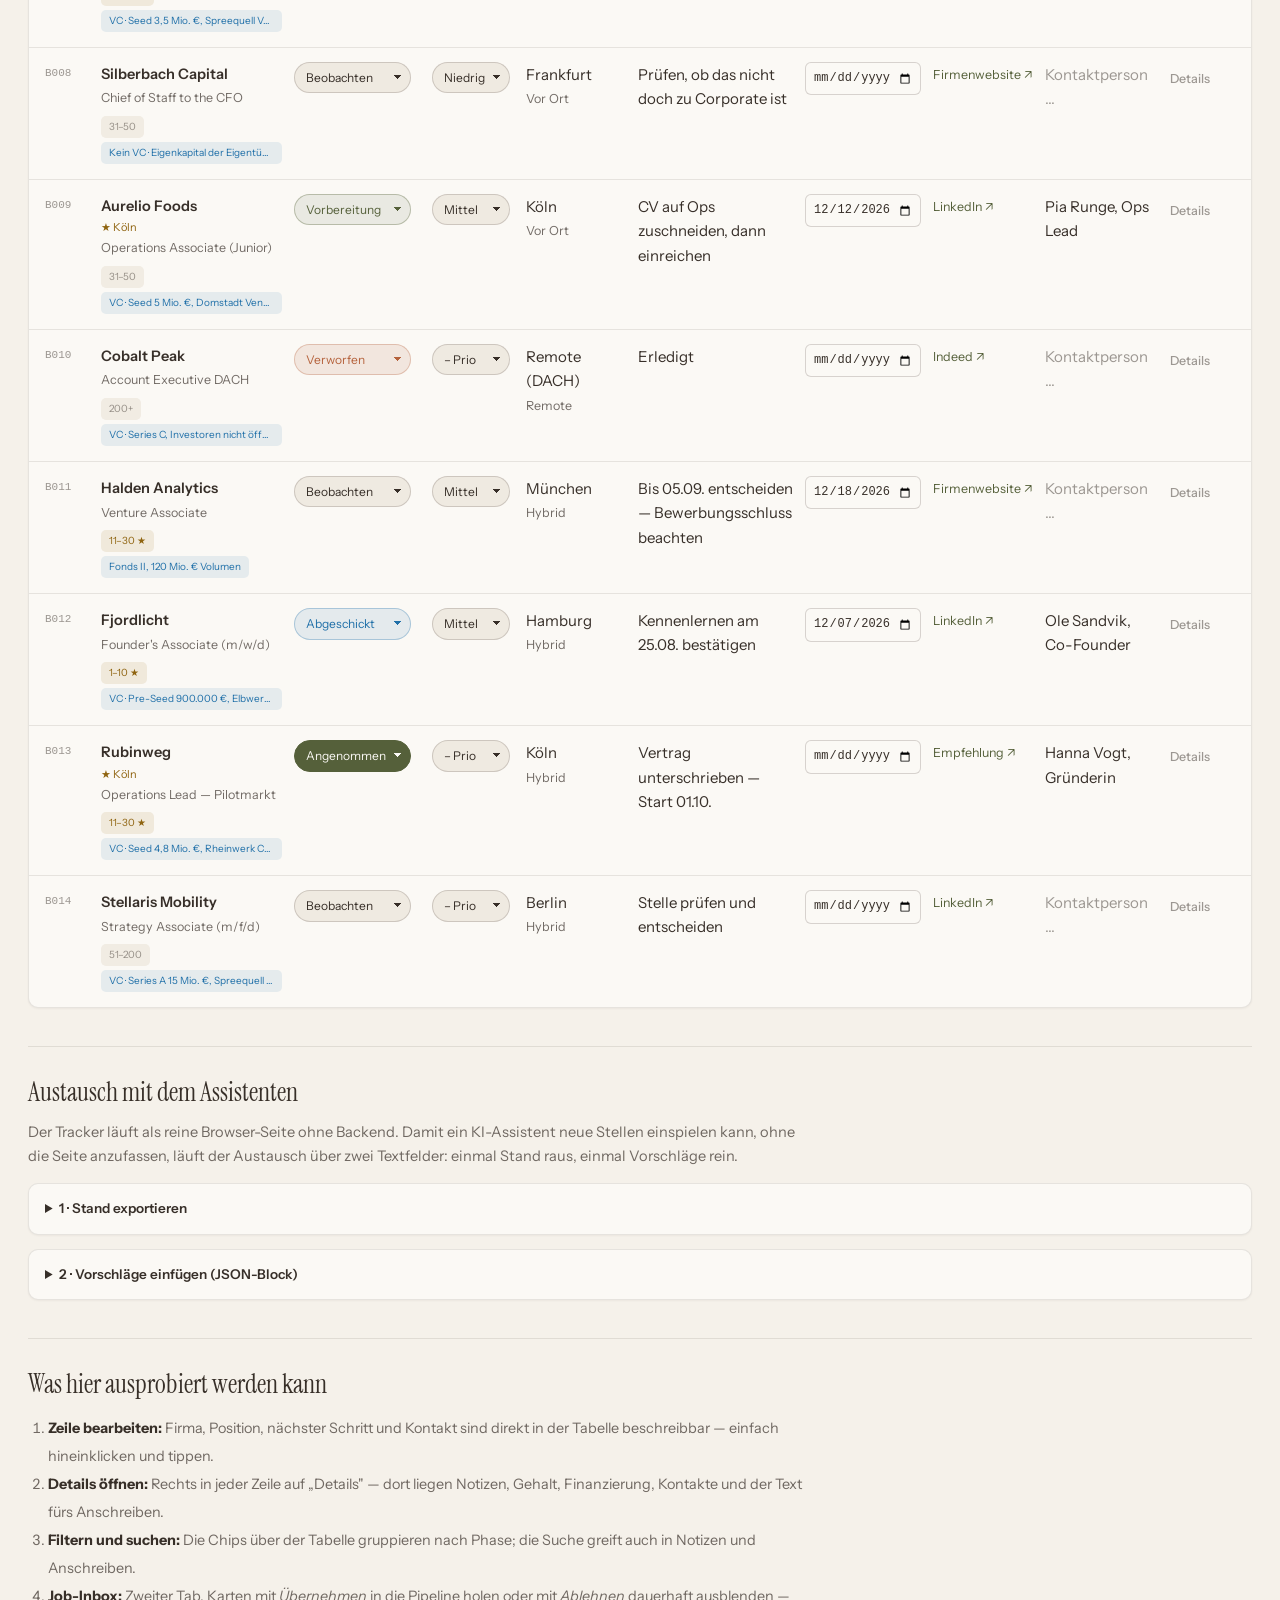
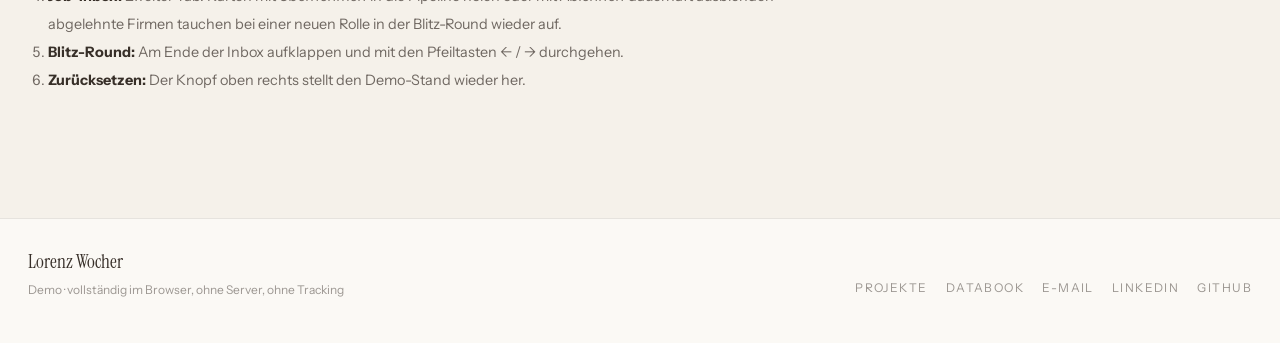
<file: bewerbungstracker-demo.html>
<!doctype html>
<html lang="de">
<head>
<meta charset="utf-8">
<meta name="viewport" content="width=device-width, initial-scale=1">
<title>Bewerbungstracker Demo &middot; Lorenz Wocher</title>
<meta name="description" content="Interaktive Demo eines selbstgebauten Bewerbungstrackers: Pipeline, vorgefilterte Job-Inbox, Blitz-Round. Alle Daten sind erfunden.">
<link rel="preconnect" href="https://fonts.gstatic.com" crossorigin>
<link rel="stylesheet" href="https://fonts.googleapis.com/css2?family=Instrument+Serif:ital@0;1&family=Instrument+Sans:wght@400;500;600&display=swap">
<style>
/* Palette und Schriften identisch mit style.css / databook.html. */
*,*::before,*::after{margin:0;padding:0;box-sizing:border-box}
:root{
  --paper:#F5F1EA; --card:#FBF9F5; --band:#EFEAE1; --sunk:#F1ECE3;
  --olive:#55603A; --olive-d:#3F4A28; --ochre:#8F6410; --terra:#B5623C;
  --ink:rgba(43,34,28,.94); --ink2:rgba(43,34,28,.66); --ink3:rgba(43,34,28,.46);
  --line:rgba(58,46,38,.11); --line2:rgba(58,46,38,.19); --line3:rgba(58,46,38,.30);
  --blue:#1F6FA8;
  --serif:'Instrument Serif',Georgia,serif;
  --sans:'Instrument Sans',-apple-system,system-ui,sans-serif;
  --mono:ui-monospace,SFMono-Regular,Menlo,monospace;
  --sh1:0 1px 2px rgba(58,46,38,.05);
  --sh2:0 2px 4px rgba(58,46,38,.05), 0 8px 20px -8px rgba(58,46,38,.14);

  /* Rollenfarben der App, auf die Seitenpalette abgebildet */
  --ground:var(--paper); --surface:var(--card); --surface-2:var(--band); --surface-3:var(--sunk);
  --line-2:var(--line2);
  --ink-2:var(--ink2); --ink-3:var(--ink3);
  --accent:var(--olive); --accent-ink:#FBF9F5;
  --accent-soft:rgba(85,96,58,.10); --accent-line:rgba(85,96,58,.34);
  --warn:var(--ochre); --warn-soft:rgba(143,100,16,.11);
  --danger:var(--terra); --danger-soft:rgba(181,98,60,.12);
  --info:var(--blue); --info-soft:rgba(31,111,168,.10);
  --focus:var(--blue);
  --shadow:var(--sh1);
}

body{
  margin:0; background:var(--paper); color:var(--ink);
  font-family:var(--sans);
  font-size:15px; line-height:1.62; -webkit-font-smoothing:antialiased;
}
a{color:var(--olive); text-decoration:none}
a:hover{color:var(--olive-d)}
button{font:inherit; color:inherit}
:focus-visible{outline:2px solid var(--focus); outline-offset:2px; border-radius:3px}
em{font-style:italic}
.wrap{max-width:1280px; margin:0 auto; padding:28px 28px 80px}

/* ---- Kopfleiste wie auf der Website ---- */
.topnav{position:sticky; top:0; z-index:50; display:flex; justify-content:space-between; align-items:center;
  gap:20px; padding:14px 28px; background:rgba(251,249,245,.9); backdrop-filter:blur(8px);
  border-bottom:1px solid var(--line)}
.topnav .logo{font-size:11px; letter-spacing:.24em; text-transform:uppercase; color:var(--ink); font-weight:600}
.topnav ul{display:flex; gap:20px; list-style:none; align-items:center}
.topnav ul a{font-size:12px; letter-spacing:.14em; text-transform:uppercase; color:var(--ink3)}
.topnav ul a:hover{color:var(--ink)}
.topnav ul a.ghost{border:1px solid var(--line2); border-radius:999px; padding:5px 13px; color:var(--olive)}
.topnav ul a.ghost:hover{border-color:var(--olive); background:rgba(85,96,58,.07)}

/* ---- Demo-Hinweis ---- */
.demobar{background:var(--olive); color:#FBF9F5; font-size:13px; padding:9px 0}
.demobar .inner{max-width:1280px; margin:0 auto; padding:0 28px; display:flex; align-items:center; gap:12px; flex-wrap:wrap}
.demobar b{font-weight:600}
.demobar .sep{opacity:.45}
.demobar .grow{flex:1 1 auto}
.demobar a{color:#FBF9F5; text-decoration:underline; text-underline-offset:2px}

.top{display:flex; align-items:flex-start; justify-content:space-between; gap:24px; flex-wrap:wrap; margin-top:26px}
h1{font-family:var(--serif); font-weight:400; font-size:clamp(31px,4.4vw,46px); line-height:1.06; margin:0 0 10px; letter-spacing:-.018em}
.sub{margin:0; color:var(--ink2); font-size:15px; max-width:62ch}

.saver{display:flex; align-items:center; gap:10px; flex-wrap:wrap; justify-content:flex-end}
.pill{display:inline-flex; align-items:center; gap:8px; white-space:nowrap;
  background:var(--card); border:1px solid var(--line); border-radius:999px;
  padding:7px 14px; font-size:12.5px; color:var(--ink2); box-shadow:var(--sh1)}
.pill .dot{width:7px; height:7px; border-radius:50%; background:var(--ink3); flex:none}
.pill[data-state="demo"] .dot{background:var(--olive)}
.pill[data-state="dirty"] .dot{background:var(--ochre)}
.pill[data-state="dirty"]{color:var(--ochre)}

.banner{margin:16px 0 0; padding:12px 16px; border-radius:8px; font-size:13.5px;
  background:var(--info-soft); color:var(--info); border:1px solid rgba(31,111,168,.3)}
.banner[hidden]{display:none}

.tabs{display:flex; gap:2px; margin:26px 0 0; border-bottom:1px solid var(--line)}
.tab{appearance:none; background:none; border:0; border-bottom:2px solid transparent; padding:10px 16px 12px;
  font-size:13px; letter-spacing:.06em; font-weight:600; color:var(--ink3); cursor:pointer}
.tab:hover{color:var(--ink)}
.tab[aria-selected="true"]{color:var(--ink); border-bottom-color:var(--olive)}
.tab .count{font-family:var(--mono); font-size:11px; background:var(--band); border-radius:999px; padding:2px 7px; margin-left:8px; color:var(--ink2)}
.page{padding-top:24px}
.page[hidden]{display:none}

.stats{display:grid; grid-template-columns:repeat(auto-fit,minmax(158px,1fr)); background:var(--card);
  border:1px solid var(--line); border-radius:10px; overflow:hidden; box-shadow:var(--sh1)}
.stat{padding:16px 20px; border-right:1px solid var(--line)}
.stat:last-child{border-right:0}
.stat b{display:block; font-family:var(--serif); font-weight:400; font-size:31px; line-height:1; font-variant-numeric:tabular-nums; color:var(--ink)}
.stat span{display:block; margin-top:6px; font-size:11.5px; color:var(--ink3); line-height:1.4}
.stat.alert b{color:var(--ochre)}

.bar{display:flex; align-items:center; gap:10px; flex-wrap:wrap; margin:22px 0 14px}
.search{flex:1 1 240px; min-width:190px; background:var(--card); border:1px solid var(--line); border-radius:8px;
  padding:9px 12px; font:inherit; font-size:14px; color:var(--ink)}
.search::placeholder{color:var(--ink3)}
.chips{display:flex; gap:6px; flex-wrap:wrap}
.chip{appearance:none; background:var(--card); border:1px solid var(--line); border-radius:999px;
  padding:6px 14px; font-size:12.5px; cursor:pointer; color:var(--ink2)}
.chip:hover{border-color:var(--line3); color:var(--ink)}
.chip[aria-pressed="true"]{background:rgba(85,96,58,.10); border-color:var(--accent-line); color:var(--olive); font-weight:600}
.spacer{flex:1 1 auto}
.btn{appearance:none; border:1px solid var(--line2); background:var(--card); color:var(--ink); border-radius:999px;
  padding:8px 16px; font-size:13px; font-weight:500; cursor:pointer; transition:.16s}
.btn:hover{border-color:var(--line3)}
.btn:disabled{opacity:.45; cursor:default}
.btn-primary{background:var(--olive); border-color:var(--olive); color:#FBF9F5; font-weight:600}
.btn-primary:hover{background:var(--olive-d); border-color:var(--olive-d)}
.btn-quiet{background:none; border-color:transparent; color:var(--ink3); font-size:12.5px; padding:6px 8px}
.btn-quiet:hover{color:var(--ink); background:var(--band)}
.btn-danger{color:var(--terra); border-color:var(--terra); background:var(--danger-soft)}

.legend{position:relative}
.legend-panel{position:absolute; right:0; top:calc(100% + 8px); z-index:30; width:300px; background:var(--card);
  border:1px solid var(--line); border-radius:10px; padding:14px 16px; box-shadow:var(--sh2)}
.legend-panel[hidden]{display:none}
.legend-panel dt{font-weight:600; font-size:13px; margin-top:10px}
.legend-panel dt:first-child{margin-top:0}
.legend-panel dd{margin:1px 0 0; font-size:12.5px; color:var(--ink2)}

.scroller{overflow-x:auto; border:1px solid var(--line); border-radius:10px; background:var(--card); box-shadow:var(--sh1)}
.grid{min-width:1154px}
.cols{display:grid; grid-template-columns:44px minmax(160px,1.4fr) 126px 82px 100px minmax(140px,1.2fr) 116px 100px 104px 74px; gap:12px; align-items:start}
.head{padding:12px 16px; background:var(--band); border-bottom:1px solid var(--line); border-radius:10px 10px 0 0;
  font-size:10px; letter-spacing:.14em; text-transform:uppercase; color:var(--ink3); font-weight:600}
.entry{border-bottom:1px solid var(--line)}
.entry:last-child{border-bottom:0}
.entry[hidden]{display:none}
.entry-main{padding:14px 16px 15px}
.entry:hover .entry-main{background:rgba(58,46,38,.028)}
.c-id{font-family:var(--mono); font-size:11px; color:var(--ink3); padding-top:3px}
.strong{font-weight:600; font-size:14.5px}
.sub2{font-size:12.5px; color:var(--ink2); margin-top:2px}
.rowbadges{display:flex; flex-wrap:wrap; gap:4px; margin-top:6px}
.rowbadges .badge{font-size:10px; padding:2px 7px; max-width:100%; overflow:hidden; text-overflow:ellipsis; white-space:nowrap}
.koeln{color:var(--ochre)}

.ed{min-height:1.35em; border-radius:4px; padding:1px 3px; margin:0 -3px; outline:none; white-space:pre-wrap; overflow-wrap:anywhere}
.ed:hover{background:var(--sunk)}
.ed:focus{background:var(--card); box-shadow:0 0 0 2px var(--focus)}
.ed:empty::before{content:attr(data-placeholder); color:var(--ink3)}
select.pick{appearance:none; font:inherit; font-size:12px; border-radius:999px; cursor:pointer;
  padding:5px 24px 5px 11px; max-width:100%; border:1px solid var(--line2); color:var(--ink);
  background-color:var(--band);
  background-image:linear-gradient(45deg,transparent 50%,currentColor 50%),linear-gradient(135deg,currentColor 50%,transparent 50%);
  background-repeat:no-repeat; background-size:4px 4px,4px 4px; background-position:right 12px top 12px,right 8px top 12px}
.entry[data-status="vorbereitung"] select.status{background-color:var(--accent-soft); color:var(--olive); border-color:var(--accent-line)}
.entry[data-status="abgeschickt"] select.status{background-color:var(--info-soft); color:var(--info); border-color:rgba(31,111,168,.3)}
.entry[data-status="gespraech"] select.status{background-color:var(--warn-soft); color:var(--ochre); border-color:rgba(143,100,16,.3)}
.entry[data-status="angenommen"] select.status{background-color:var(--olive); color:#FBF9F5; border-color:var(--olive)}
.entry[data-status="abgelehnt"] select.status,.entry[data-status="verworfen"] select.status{background-color:var(--danger-soft); color:var(--terra); border-color:rgba(181,98,60,.3)}
.entry[data-prio="hoch"] select.prio{background-color:var(--warn-soft); color:var(--ochre); border-color:rgba(143,100,16,.3)}
input.date{font:inherit; font-family:var(--mono); font-size:12px; background:var(--card); border:1px solid var(--line2);
  border-radius:6px; padding:5px 7px; color:var(--ink); max-width:100%}
.src{font-size:12.5px; overflow-wrap:anywhere}
.src.off{color:var(--ink3); pointer-events:none; text-decoration:none}

.entry-detail{padding:6px 16px 20px; background:var(--sunk); border-top:1px dashed var(--line2);
  display:grid; grid-template-columns:repeat(auto-fit,minmax(210px,1fr)); gap:16px 20px; min-width:1154px}
.entry-detail[hidden]{display:none}
.field{display:flex; flex-direction:column; gap:4px}
.field.full{grid-column:1/-1}
.lbl{font-size:10px; letter-spacing:.14em; text-transform:uppercase; color:var(--ink3); font-weight:600}
.detail-actions{grid-column:1/-1; display:flex; gap:8px; justify-content:flex-end; align-items:center}

.inbox-head{display:flex; justify-content:space-between; align-items:flex-end; gap:20px; flex-wrap:wrap; margin-bottom:16px}
.inbox-head p{margin:0; color:var(--ink2); font-size:14.6px; max-width:72ch}
.stamp{font-family:var(--mono); font-size:11.5px; color:var(--ink3); white-space:nowrap}
.cardkey{display:grid; grid-template-columns:repeat(auto-fit,minmax(230px,1fr)); gap:16px 22px;
  background:var(--card); border:1px solid var(--line); border-radius:10px; padding:16px 18px; box-shadow:var(--sh1)}
.cardkey p{margin:6px 0 0; font-size:12.5px; color:var(--ink2); line-height:1.75}
.cardkey .badge{margin-right:3px}
.tier{margin-top:28px}
.tier-head{display:flex; align-items:baseline; gap:10px; margin-bottom:12px}
.tier-head h2{font-family:var(--serif); font-weight:400; font-size:25px; margin:0}
.tier-head .note{font-size:12.5px; color:var(--ink3)}
.jobs{display:grid; grid-template-columns:repeat(auto-fill,minmax(320px,1fr)); gap:12px}
.job{background:var(--card); border:1px solid var(--line); border-radius:10px; padding:16px 18px;
  display:flex; flex-direction:column; gap:9px; box-shadow:var(--sh1); transition:box-shadow .22s,transform .22s}
.job:hover{box-shadow:var(--sh2); transform:translateY(-1px)}
.job h3{margin:0; font-size:16px; font-weight:600; line-height:1.3; font-family:var(--sans)}
.job .firma{font-size:12.5px; letter-spacing:.06em; text-transform:uppercase; color:var(--ink3)}
.badges{display:flex; flex-wrap:wrap; gap:5px}
.badge{font-size:11px; padding:3px 9px; border-radius:5px; background:var(--sunk); color:var(--ink3); border:1px solid var(--line)}
.badge.region{background:rgba(85,96,58,.10); color:var(--olive); border-color:var(--accent-line); font-weight:600}
.badge.size{background:var(--sunk); border-color:transparent}
.badge.size.wish{background:var(--warn-soft); color:var(--ochre)}
.badge.vc{background:var(--info-soft); color:var(--info); border-color:transparent}
.badge.boot{background:var(--sunk); border-color:transparent}
.badge.role{background:var(--warn-soft); color:var(--ochre); border-color:transparent}
.badge.sdr{background:var(--danger-soft); color:var(--terra); border-color:transparent}
.job .desc{font-size:13.6px; color:var(--ink2); margin:0}
.badge.stage{background:var(--sunk); border-color:transparent}
.badge.stage.early{background:var(--warn-soft); color:var(--ochre)}
.badge.again{background:var(--danger-soft); color:var(--terra); border-color:transparent}
.job .again-note{font-size:11.5px; color:var(--terra); margin:0}
.inbox-filters{display:flex; gap:6px; flex-wrap:wrap; margin:20px 0 2px; align-items:center}
.inbox-filters .lbl{margin-right:4px}
.blitz{margin-top:30px; background:var(--card); border:1px solid var(--line); border-radius:10px; padding:14px 16px; box-shadow:var(--sh1)}
.blitz > summary{font-size:13.5px; color:var(--ink); font-weight:600; cursor:pointer}
.blitz-stage{margin-top:14px}
.blitz-stage .job{max-width:560px; margin:0 auto}
.blitz-meta{display:flex; justify-content:space-between; align-items:center; gap:12px; max-width:560px; margin:0 auto 10px; font-size:12px; color:var(--ink3)}
.blitz-keys{font-family:var(--mono)}
.blitz-done{text-align:center; color:var(--ink3); font-size:13.5px; padding:18px}
.job-foot{display:flex; align-items:center; gap:8px; margin-top:auto; padding-top:4px}
.job-foot .src{margin-right:auto}
.empty{border:1px dashed var(--line3); border-radius:10px; padding:20px; text-align:center; color:var(--ink3); font-size:13.5px; margin:0}
.ledger{margin-top:30px; border-top:1px solid var(--line); padding-top:16px}
.ledger summary,.paster summary{cursor:pointer; font-size:13px; color:var(--ink3)}
.ledger ul{margin:12px 0 0; padding-left:18px; font-size:12.5px; color:var(--ink2)}
.paster{margin-top:14px}
.exchange,.howto{margin-top:38px; border-top:1px solid var(--line); padding-top:24px}
.exchange h2,.howto h2{font-family:var(--serif); font-weight:400; font-size:26px; margin:0 0 8px}
.exchange > .hint{margin:0 0 14px; max-width:78ch; color:var(--ink2); font-size:14.6px}
.exchange details{background:var(--card); border:1px solid var(--line); border-radius:10px; padding:14px 16px; margin-bottom:10px; box-shadow:var(--sh1)}
.exchange summary{font-size:13.5px; color:var(--ink); font-weight:600; cursor:pointer}
#expArea{width:100%; min-height:130px; margin-top:10px; font-family:var(--mono); font-size:11px;
  background:var(--sunk); color:var(--ink2); border:1px solid var(--line); border-radius:8px; padding:10px}
.paster textarea{width:100%; min-height:150px; margin-top:10px; font-family:var(--mono); font-size:12px;
  background:var(--card); color:var(--ink); border:1px solid var(--line2); border-radius:8px; padding:10px}
.paster .row{display:flex; gap:8px; align-items:center; margin-top:8px; flex-wrap:wrap}
.paster .hint{font-size:12px; color:var(--ink3); margin:8px 0 0; line-height:1.75}
code{font-family:var(--mono); font-size:12px; background:var(--sunk); border:1px solid var(--line); padding:1px 5px; border-radius:4px}
.howto ol{margin:0; padding-left:20px; color:var(--ink2); font-size:14.4px; line-height:1.95; max-width:78ch}
.howto li b{color:var(--ink)}

#toast{position:fixed; left:50%; bottom:26px; transform:translate(-50%,14px); background:var(--ink); color:var(--paper);
  padding:10px 18px; border-radius:999px; font-size:13.5px; opacity:0; pointer-events:none;
  transition:opacity .2s, transform .2s; z-index:60}
#toast.on{opacity:1; transform:translate(-50%,0)}
.foot{border-top:1px solid var(--line); background:var(--card); padding:28px 0 44px; margin-top:44px}
.footgrid{max-width:1280px; margin:0 auto; padding:0 28px; display:flex; justify-content:space-between; align-items:flex-end; gap:24px; flex-wrap:wrap}
.footname{font-family:var(--serif); font-size:19px}
.foottag{font-size:12px; color:var(--ink3); margin-top:2px}
.footlinks{display:flex; gap:18px; list-style:none; flex-wrap:wrap}
.footlinks a{font-size:12px; letter-spacing:.12em; text-transform:uppercase; color:var(--ink3)}
.footlinks a:hover{color:var(--olive)}
@media (prefers-reduced-motion: reduce){*{transition:none !important}}
@media (max-width:620px){
  .topnav{padding:12px 18px}
  .topnav ul{gap:14px}
  .wrap{padding:20px 18px 60px}
  .demobar .inner{padding:0 18px}
  .footgrid{padding:0 18px; align-items:flex-start}
}
</style>
</head>
<body>
<script id="seed" type="application/json">
{
  "v": 1,
  "refDate": "2026-08-23",
  "stamp": "2026-08-23 08:40 (Demo-Einlauf, erfundene Firmen)",
  "entries": [
    {
      "id": "B001",
      "firma": "Vireo Systems",
      "position": "Chief of Staff (m/w/d)",
      "status": "gespraech",
      "prio": "hoch",
      "ort": "Köln",
      "ortart": "Hybrid",
      "next": "Case Study (Markteintritt AT) bis Mittwoch einreichen",
      "frist": "2026-08-26",
      "srcLabel": "LinkedIn",
      "srcUrl": "https://example.com/jobs/vireo-chief-of-staff",
      "kontakt": "Marit Lehnhoff, COO",
      "firmaDesc": "Planungssoftware für Handwerksbetriebe: Termine, Material und Abrechnung in einem Tool.",
      "size": "11–30",
      "vc": "VC · Seed 4,2 Mio. €, Nordkap Ventures, Rheinwerk Capital",
      "role": "Chief of Staff",
      "notizen": "Erstgespräch am 18.08. mit Marit (COO) — sehr gut gelaufen, 45 statt 30 Minuten. Rolle ist neu geschaffen, direkte Berichtslinie an die Gründerin. Schwerpunkt in den ersten sechs Monaten: Markteintritt Österreich vorbereiten und das interne Reporting aufsetzen (aktuell drei Tabellen, kein gemeinsames KPI-Bild). Nächster Schritt ist eine Case Study, danach ein Gespräch mit dem Gründerteam. Achtung: Sie suchen jemanden, der ab Oktober kann.",
      "kontakte": "Jonas Prill — Studienkollege, seit 2025 im Vertrieb bei Vireo. Hat intern schon ein gutes Wort eingelegt.",
      "gehalt": "62.000 €/Jahr + 0,25 % VSOP",
      "portal": "https://example.com/jobs/vireo-chief-of-staff",
      "updated": "2026-08-22",
      "anschreiben": "Was mich an Vireo reizt, ist der Zeitpunkt: Sie haben Produkt-Markt-Fit im Handwerk und stehen vor der Frage, wie sich das auf einen zweiten Markt überträgt. Genau diese Art von Frage habe ich in meiner letzten Rolle bearbeitet — von der Marktanalyse bis zum operativen Setup vor Ort …"
    },
    {
      "id": "B002",
      "firma": "Klarblick",
      "position": "Founder's Associate (m/w/d)",
      "status": "abgeschickt",
      "prio": "hoch",
      "ort": "Köln",
      "ortart": "Vor Ort",
      "next": "Nachfassen, falls bis 29.08. keine Rückmeldung",
      "frist": "2026-08-29",
      "srcLabel": "Firmenwebsite",
      "srcUrl": "https://example.com/klarblick/karriere",
      "kontakt": "Sina Bergmann, Gründerin",
      "firmaDesc": "Prüft Versicherungsverträge von Mittelständlern per KI auf Doppelversicherung und Deckungslücken.",
      "size": "1–10",
      "vc": "VC · Pre-Seed 1,1 Mio. €, Domstadt Ventures, drei Angels",
      "role": "Founder's Associate",
      "notizen": "Beworben am 19.08. direkt per Mail an Sina statt über das Formular — Antwort kam nach zwei Stunden, dass sie sich Anfang der Woche meldet. Team ist zu siebt, Rolle ist die erste nicht-technische Einstellung neben Vertrieb. Sehr breit: Pricing, erste Partnerschaften mit Maklern, Aufbau des Onboardings. Kleine Warnung aus dem Gespräch mit Jonas: Gehalt ist am unteren Rand, dafür ordentlich Equity.",
      "kontakte": "",
      "gehalt": "48.000 – 54.000 €/Jahr (laut Ausschreibung) + Equity",
      "portal": "https://example.com/klarblick/karriere",
      "updated": "2026-08-21",
      "anschreiben": "Kurzes, direktes Mail-Anschreiben — kein PDF. Aufhänger: Ich habe zwei ihrer Landingpages durchgespielt und drei konkrete Beobachtungen zum Onboarding notiert."
    },
    {
      "id": "B003",
      "firma": "Tellurium Health",
      "position": "Founder's Associate — CEO Office (m/f/d)",
      "status": "vorbereitung",
      "prio": "hoch",
      "ort": "Berlin",
      "ortart": "Hybrid",
      "next": "Anschreiben fertigstellen und über das Portal einreichen",
      "frist": "2026-08-28",
      "srcLabel": "LinkedIn",
      "srcUrl": "https://example.com/jobs/tellurium-ceo-office",
      "kontakt": "",
      "firmaDesc": "Digitale Nachsorge nach Operationen: App plus Sensorik, angebunden an rund 60 Kliniken in DE und AT.",
      "size": "51–200",
      "vc": "VC · Series A 22 Mio. $, Halden Capital, Meridian Health Fund",
      "role": "Chief of Staff / CEO Office",
      "notizen": "Rolle sitzt direkt beim CEO, explizit als Sprungbrett gedacht — die letzten beiden auf der Position leiten heute eigene Bereiche. Verlangt wird 1+ Jahr Beratung, IB oder Startup-Ops. Kein Muss: Healthcare-Erfahrung. Bewerberzahl laut LinkedIn bei 130+, also braucht das Anschreiben einen echten Aufhänger. Idee: die Zahlen aus ihrem letzten Geschäftsbericht zur Wiedereinweisungsquote aufgreifen.",
      "kontakte": "Noch niemand gefunden. Zwei Alumni bei einer Portfolio-Firma von Halden Capital — Umweg möglich.",
      "gehalt": "Nicht angegeben (\"competitive\")",
      "portal": "https://example.com/jobs/tellurium-ceo-office",
      "updated": "2026-08-23",
      "anschreiben": "Rohfassung steht, muss noch auf eine Seite gekürzt werden. Aufhänger: Wiedereinweisungsquote als Kennzahl, an der sich der Produktnutzen messen lässt."
    },
    {
      "id": "B004",
      "firma": "Nordfeld Robotics",
      "position": "Strategy & Operations Associate",
      "status": "beobachten",
      "prio": "mittel",
      "ort": "München",
      "ortart": "Vor Ort",
      "next": "Entscheiden, ob München realistisch ist",
      "frist": "",
      "srcLabel": "LinkedIn",
      "srcUrl": "https://example.com/jobs/nordfeld-strategy-ops",
      "kontakt": "",
      "firmaDesc": "Autonome Transportroboter für Lagerhallen, im Einsatz bei mehreren Zulieferern der Automobilindustrie.",
      "size": "51–200",
      "vc": "VC · Series B 40 Mio. €, Alpsee Growth, Fraunhofer-nah",
      "role": "Strategy / Ops",
      "notizen": "Spannende Rolle, aber Vor-Ort-Pflicht in München. Umzug wäre ein Thema, das ich erst klären will. Fachlich der beste Fit im Feld Operations. Kein Zeitdruck erkennbar, Anzeige läuft seit sechs Wochen.",
      "kontakte": "",
      "gehalt": "58.000 – 66.000 €/Jahr",
      "portal": "https://example.com/jobs/nordfeld-strategy-ops",
      "updated": "2026-08-18",
      "anschreiben": ""
    },
    {
      "id": "B005",
      "firma": "Marlow & Kestrel",
      "position": "Business Development Manager DACH",
      "status": "abgelehnt",
      "prio": "",
      "ort": "Düsseldorf",
      "ortart": "Hybrid",
      "next": "Erledigt — Feedback abgeheftet",
      "frist": "",
      "srcLabel": "Indeed",
      "srcUrl": "https://example.com/jobs/marlow-kestrel-bd",
      "kontakt": "Recruiting-Team",
      "firmaDesc": "Beratungsboutique für Nachfolgeregelungen im Mittelstand, rund 40 Mitarbeitende.",
      "size": "31–50",
      "vc": "Bootstrapped · inhabergeführt seit 2009",
      "role": "BD / Sales",
      "notizen": "Absage nach dem zweiten Gespräch am 12.08. Begründung: Sie wollten jemanden mit bestehendem Netzwerk im Mittelstand, das habe ich nicht. Faires Feedback, gut geführter Prozess. Für später gemerkt: Sie stellen jedes Jahr im Frühjahr nach.",
      "kontakte": "",
      "gehalt": "55.000 € fix + Bonus",
      "portal": "https://example.com/jobs/marlow-kestrel-bd",
      "updated": "2026-08-13",
      "anschreiben": ""
    },
    {
      "id": "B006",
      "firma": "Ostwind Energy",
      "position": "Expansion Associate (m/w/d)",
      "status": "gespraech",
      "prio": "hoch",
      "ort": "Köln",
      "ortart": "Vor Ort",
      "next": "Zweitgespräch am 27.08., 10:00 — Fragen vorbereiten",
      "frist": "2026-08-27",
      "srcLabel": "LinkedIn",
      "srcUrl": "https://example.com/jobs/ostwind-expansion",
      "kontakt": "Deniz Aksoy, Head of Expansion",
      "firmaDesc": "Vermietet Balkonkraftwerke im Abo an Mieterinnen und Mieter, inklusive Montage und Anmeldung.",
      "size": "11–30",
      "vc": "VC · Seed 6 Mio. €, Rheinwerk Capital, Klimafonds NRW",
      "role": "Expansion / Launch",
      "notizen": "Erstgespräch am 20.08. Rolle: neue Städte aufmachen — Handwerkerpartner finden, Preise lokal kalkulieren, die ersten 100 Installationen begleiten. Sehr operativ, viel Reisen innerhalb NRW. Deniz war sehr direkt: Sie hatten schon jemanden, der nach drei Monaten hingeschmissen hat, weil die Rolle rauer ist als sie klingt. Zweitgespräch mit dem Gründer plus ein kurzer Praxisteil.",
      "kontakte": "Lea Fenninger — kennt Deniz aus dem vorherigen Job, hat angeboten anzurufen.",
      "gehalt": "56.000 €/Jahr + Firmenwagen",
      "portal": "https://example.com/jobs/ostwind-expansion",
      "updated": "2026-08-22",
      "anschreiben": "Bereits eingereicht."
    },
    {
      "id": "B007",
      "firma": "Papierflug",
      "position": "Founder's Associate — Growth",
      "status": "abgeschickt",
      "prio": "mittel",
      "ort": "Berlin",
      "ortart": "Remote",
      "next": "Warten — sie melden sich laut Bestätigung binnen 10 Tagen",
      "frist": "2026-09-02",
      "srcLabel": "LinkedIn",
      "srcUrl": "https://example.com/jobs/papierflug-growth",
      "kontakt": "",
      "firmaDesc": "Digitalisiert Behördenpost für Unternehmen: Briefe werden gescannt, klassifiziert und mit Fristen versehen.",
      "size": "11–30",
      "vc": "VC · Seed 3,5 Mio. €, Spreequell Ventures",
      "role": "Founder's Associate",
      "notizen": "Über das Formular eingereicht am 17.08., Eingangsbestätigung mit Hinweis auf zehn Werktage. Vollständig remote, Team trifft sich einmal im Quartal in Berlin. Aufgabenmix laut Anzeige zu zwei Dritteln Growth (Kanäle testen, Content, Partnerschaften), ein Drittel allgemeine Gründerthemen.",
      "kontakte": "",
      "gehalt": "50.000 – 58.000 €/Jahr",
      "portal": "https://example.com/jobs/papierflug-growth",
      "updated": "2026-08-17",
      "anschreiben": ""
    },
    {
      "id": "B008",
      "firma": "Silberbach Capital",
      "position": "Chief of Staff to the CFO",
      "status": "beobachten",
      "prio": "niedrig",
      "ort": "Frankfurt",
      "ortart": "Vor Ort",
      "next": "Prüfen, ob das nicht doch zu Corporate ist",
      "frist": "",
      "srcLabel": "Firmenwebsite",
      "srcUrl": "https://example.com/silberbach/careers",
      "kontakt": "",
      "firmaDesc": "Family Office mit Beteiligungen an rund 20 mittelständischen Industrieunternehmen.",
      "size": "31–50",
      "vc": "Kein VC · Eigenkapital der Eigentümerfamilie",
      "role": "Chief of Staff",
      "notizen": "Inhaltlich reizvoll (Beteiligungscontrolling, Post-Merger), aber der Ton der Anzeige ist sehr konservativ: Anzugpflicht, fünf Tage vor Ort, Frankfurt. Passt eigentlich nicht zum Suchprofil. Liegt hier, um es nicht zu vergessen, falls die Startup-Spur nichts bringt.",
      "kontakte": "",
      "gehalt": "Nicht angegeben",
      "portal": "https://example.com/silberbach/careers",
      "updated": "2026-08-15",
      "anschreiben": ""
    },
    {
      "id": "B009",
      "firma": "Aurelio Foods",
      "position": "Operations Associate (Junior)",
      "status": "vorbereitung",
      "prio": "mittel",
      "ort": "Köln",
      "ortart": "Vor Ort",
      "next": "CV auf Ops zuschneiden, dann einreichen",
      "frist": "2026-08-30",
      "srcLabel": "LinkedIn",
      "srcUrl": "https://example.com/jobs/aurelio-ops",
      "kontakt": "Pia Runge, Ops Lead",
      "firmaDesc": "Beliefert Kantinen mit vorgekochten regionalen Gerichten, eigene Produktion in Köln-Ehrenfeld.",
      "size": "31–50",
      "vc": "VC · Seed 5 Mio. €, Domstadt Ventures, Rewe-nahe Angels",
      "role": "Operations",
      "notizen": "Klassisches Ops-Profil: Lieferpläne, Lieferantenverhandlungen, Schichtplanung in der Produktion. Weniger strategisch als die anderen Rollen, dafür sehr greifbar und in Köln. Pia hat auf LinkedIn geantwortet und gesagt, ein zugeschnittener CV reicht, kein Anschreiben nötig.",
      "kontakte": "Pia Runge hat direkt auf meine Nachricht geantwortet.",
      "gehalt": "46.000 – 52.000 €/Jahr",
      "portal": "https://example.com/jobs/aurelio-ops",
      "updated": "2026-08-23",
      "anschreiben": "Kein Anschreiben gefordert — stattdessen drei Sätze in der Mail."
    },
    {
      "id": "B010",
      "firma": "Cobalt Peak",
      "position": "Account Executive DACH",
      "status": "verworfen",
      "prio": "",
      "ort": "Remote (DACH)",
      "ortart": "Remote",
      "next": "Erledigt",
      "frist": "",
      "srcLabel": "Indeed",
      "srcUrl": "https://example.com/jobs/cobalt-peak-ae",
      "kontakt": "",
      "firmaDesc": "US-Anbieter für Vertragsmanagement-Software, baut gerade ein DACH-Team auf.",
      "size": "200+",
      "vc": "VC · Series C, Investoren nicht öffentlich",
      "role": "Account Executive",
      "notizen": "Nach Prüfung verworfen: reine Quotenrolle mit 70/30-Split und starkem Cold-Calling-Anteil, dazu über 500 Mitarbeitende. Das ist genau das Gegenteil von dem, was ich suche. Zur Dokumentation hier gelassen statt gelöscht.",
      "kontakte": "",
      "gehalt": "60.000 € OTE (70/30)",
      "portal": "https://example.com/jobs/cobalt-peak-ae",
      "updated": "2026-08-14",
      "anschreiben": ""
    },
    {
      "id": "B011",
      "firma": "Halden Analytics",
      "position": "Venture Associate",
      "status": "beobachten",
      "prio": "mittel",
      "ort": "München",
      "ortart": "Hybrid",
      "next": "Bis 05.09. entscheiden — Bewerbungsschluss beachten",
      "frist": "2026-09-05",
      "srcLabel": "Firmenwebsite",
      "srcUrl": "https://example.com/halden/associate",
      "kontakt": "",
      "firmaDesc": "Frühphasen-Fonds mit Fokus auf Industrie-Software, investiert Tickets zwischen 0,5 und 3 Mio. €.",
      "size": "11–30",
      "vc": "Fonds II, 120 Mio. € Volumen",
      "role": "VC / Investment",
      "notizen": "Zweijähriges Associate-Programm mit fester Struktur: erstes Jahr Sourcing und Screening, zweites Jahr eigene Deals begleiten. Bewerbungsschluss 05.09., danach ein mehrstufiger Prozess mit Case. Realistisch gesehen kompetitiv, aber der Bewerbungsaufwand ist überschaubar.",
      "kontakte": "",
      "gehalt": "54.000 €/Jahr + Bonus",
      "portal": "https://example.com/halden/associate",
      "updated": "2026-08-19",
      "anschreiben": ""
    },
    {
      "id": "B012",
      "firma": "Fjordlicht",
      "position": "Founder's Associate (m/w/d)",
      "status": "abgeschickt",
      "prio": "mittel",
      "ort": "Hamburg",
      "ortart": "Hybrid",
      "next": "Kennenlernen am 25.08. bestätigen",
      "frist": "2026-08-25",
      "srcLabel": "LinkedIn",
      "srcUrl": "https://example.com/jobs/fjordlicht-fa",
      "kontakt": "Ole Sandvik, Co-Founder",
      "firmaDesc": "Vermietet Lichtplanung und Beleuchtung als Service an Ladenketten, statt Verkauf der Leuchten.",
      "size": "1–10",
      "vc": "VC · Pre-Seed 900.000 €, Elbwerk Angels",
      "role": "Founder's Associate",
      "notizen": "Sehr kleines Team (sechs Personen), Rolle wäre Nummer sieben. Ole hat auf die Bewerbung persönlich geantwortet und ein lockeres Kennenlernen für den 25.08. vorgeschlagen. Hamburg ist weiter weg als gewünscht, aber zwei Tage remote sind möglich.",
      "kontakte": "",
      "gehalt": "45.000 €/Jahr + 1 % Equity über vier Jahre",
      "portal": "https://example.com/jobs/fjordlicht-fa",
      "updated": "2026-08-22",
      "anschreiben": ""
    },
    {
      "id": "B013",
      "firma": "Rubinweg",
      "position": "Operations Lead — Pilotmarkt",
      "status": "angenommen",
      "prio": "",
      "ort": "Köln",
      "ortart": "Hybrid",
      "next": "Vertrag unterschrieben — Start 01.10.",
      "frist": "",
      "srcLabel": "Empfehlung",
      "srcUrl": "https://example.com/rubinweg",
      "kontakt": "Hanna Vogt, Gründerin",
      "firmaDesc": "Organisiert Handwerkerleistungen für Wohnungsgenossenschaften über eine gemeinsame Plattform.",
      "size": "11–30",
      "vc": "VC · Seed 4,8 Mio. €, Rheinwerk Capital",
      "role": "Operations Lead",
      "notizen": "Angebot am 21.08. erhalten und angenommen. Vier Gespräche plus ein bezahlter Probetag. Start am 01.10., erste Aufgabe ist der Pilotmarkt Bonn. Diese Zeile bleibt im Tracker, damit der komplette Verlauf dokumentiert ist — inklusive der Frage, welche Kanäle am Ende tatsächlich zum Ziel geführt haben (hier: Empfehlung, nicht Jobportal).",
      "kontakte": "Über Lea Fenninger vermittelt.",
      "gehalt": "60.000 €/Jahr + 0,4 % VSOP",
      "portal": "",
      "updated": "2026-08-21",
      "anschreiben": ""
    },
    {
      "id": "B014",
      "firma": "Stellaris Mobility",
      "position": "Strategy Associate (m/f/d)",
      "status": "beobachten",
      "prio": "",
      "ort": "Berlin",
      "ortart": "Hybrid",
      "next": "Stelle prüfen und entscheiden",
      "frist": "",
      "srcLabel": "LinkedIn",
      "srcUrl": "https://example.com/jobs/stellaris-strategy",
      "kontakt": "",
      "firmaDesc": "Software für Verkehrsbetriebe: plant Umläufe und Ladezeiten von E-Bussen.",
      "size": "51–200",
      "vc": "VC · Series A 15 Mio. €, Spreequell Ventures, EIC Fund",
      "role": "Strategy",
      "notizen": "Frisch aus der Inbox übernommen, noch nicht recherchiert.",
      "kontakte": "",
      "gehalt": "",
      "portal": "https://example.com/jobs/stellaris-strategy",
      "updated": "2026-08-23",
      "anschreiben": ""
    }
  ],
  "inbox": [
    {
      "key": "helioquell|founder's associate (m/w/d)",
      "tier": "top5", "region": "Köln",
      "firma": "Helioquell", "position": "Founder's Associate (m/w/d)",
      "ort": "Köln", "ortart": "Hybrid",
      "desc": "Baut Wärmepumpen-Finanzierung für Eigenheimbesitzer: Beratung, Förderantrag und Ratenmodell aus einer Hand.",
      "size": "11–30", "wish": true, "stage": "Seed",
      "vc": "VC · Seed 5,5 Mio. €, Domstadt Ventures, Klimafonds NRW",
      "role": "Founder's Associate", "sdr": false,
      "quelle": "LinkedIn", "url": "https://example.com/jobs/helioquell-fa", "againOf": ""
    },
    {
      "key": "brunnenhof|chief of staff (m/w/d)",
      "tier": "top5", "region": "Köln",
      "firma": "Brunnenhof", "position": "Chief of Staff (m/w/d)",
      "ort": "Köln", "ortart": "Vor Ort",
      "desc": "Betreibt Co-Working-Flächen in Leerständen von Innenstadt-Kaufhäusern, aktuell vier Standorte in NRW.",
      "size": "11–30", "wish": true, "stage": "Seed",
      "vc": "VC · Seed 3,2 Mio. €, Rheinwerk Capital",
      "role": "Chief of Staff", "sdr": false,
      "quelle": "LinkedIn", "url": "https://example.com/jobs/brunnenhof-cos", "againOf": ""
    },
    {
      "key": "aurum labs|founding operations associate",
      "tier": "top5", "region": "München",
      "firma": "Aurum Labs", "position": "Founding Operations Associate",
      "ort": "München", "ortart": "Hybrid",
      "desc": "Automatisiert Laborabläufe in der Materialforschung — Probenverwaltung, Messreihen, Auswertung.",
      "size": "1–10", "wish": true, "stage": "Pre-Seed",
      "vc": "VC · Pre-Seed 1,8 Mio. €, Alpsee Growth, zwei Professoren als Angels",
      "role": "Founder's Associate", "sdr": false,
      "quelle": "LinkedIn", "url": "https://example.com/jobs/aurum-ops", "againOf": ""
    },
    {
      "key": "mittelweg|business development associate (dach)",
      "tier": "top5", "region": "Berlin",
      "firma": "Mittelweg", "position": "Business Development Associate (DACH)",
      "ort": "Berlin", "ortart": "Hybrid",
      "desc": "Marktplatz für gebrauchte Industriemaschinen inklusive Prüfung, Transport und Gewährleistung.",
      "size": "31–50", "wish": false, "stage": "Series A",
      "vc": "VC · Series A 12 Mio. €, Spreequell Ventures",
      "role": "BD mit Verantwortung", "sdr": false,
      "quelle": "Indeed", "url": "https://example.com/jobs/mittelweg-bd", "againOf": ""
    },
    {
      "key": "sonnenblick|strategy & ops (founding team)",
      "tier": "top5", "region": "Köln",
      "firma": "Sonnenblick", "position": "Strategy & Ops (Founding Team)",
      "ort": "Köln", "ortart": "Vor Ort",
      "desc": "Digitale Pflegeberatung für Angehörige: Anspruchsprüfung, Anträge und Vermittlung von Diensten.",
      "size": "1–10", "wish": true, "stage": "Pre-Seed",
      "vc": "VC · Pre-Seed 750.000 €, Angels aus dem Gesundheitswesen",
      "role": "Founder's Associate", "sdr": false,
      "quelle": "LinkedIn", "url": "https://example.com/jobs/sonnenblick-ops", "againOf": ""
    },
    {
      "key": "kranichbau|projektentwickler:in (quereinstieg)",
      "tier": "top10", "region": "Köln",
      "firma": "Kranichbau", "position": "Projektentwickler:in (Quereinstieg)",
      "ort": "Köln", "ortart": "Hybrid",
      "desc": "Serielle Aufstockung von Bestandsgebäuden in Holzbauweise, bislang elf Projekte in NRW.",
      "size": "31–50", "wish": false, "stage": "Series A",
      "vc": "VC · Series A 18 Mio. €, Klimafonds NRW, Bauzulieferer als strategischer Investor",
      "role": "Projektentwicklung", "sdr": false,
      "quelle": "LinkedIn", "url": "https://example.com/jobs/kranichbau-pe", "againOf": ""
    },
    {
      "key": "vantara|operations associate",
      "tier": "top10", "region": "Berlin",
      "firma": "Vantara", "position": "Operations Associate",
      "ort": "Berlin", "ortart": "Remote",
      "desc": "Abo für Fahrradreparatur am Arbeitsplatz, Kunden sind Unternehmen mit über 200 Mitarbeitenden.",
      "size": "11–30", "wish": true, "stage": "Seed",
      "vc": "VC · Seed 2,4 Mio. €, Elbwerk Angels",
      "role": "Operations", "sdr": false,
      "quelle": "LinkedIn", "url": "https://example.com/jobs/vantara-ops", "againOf": ""
    },
    {
      "key": "lindwerk|junior account executive",
      "tier": "top10", "region": "München",
      "firma": "Lindwerk", "position": "Junior Account Executive",
      "ort": "München", "ortart": "Hybrid",
      "desc": "Vertriebssoftware für Maschinenbauer: Angebote konfigurieren, kalkulieren und nachverfolgen.",
      "size": "51–200", "wish": false, "stage": "Series B",
      "vc": "VC · Series B 30 Mio. €, Alpsee Growth",
      "role": "Account Executive", "sdr": false,
      "quelle": "Indeed", "url": "https://example.com/jobs/lindwerk-ae", "againOf": ""
    },
    {
      "key": "torfhaus|sales development representative",
      "tier": "top10", "region": "Berlin",
      "firma": "Torfhaus", "position": "Sales Development Representative",
      "ort": "Berlin", "ortart": "Vor Ort",
      "desc": "CO2-Bilanzierung für Speditionen, Kunden sind mittelgroße Logistikunternehmen.",
      "size": "51–200", "wish": false, "stage": "Series A",
      "vc": "VC · Series A 14 Mio. €, Spreequell Ventures",
      "role": "klassischer SDR", "sdr": true,
      "quelle": "LinkedIn", "url": "https://example.com/jobs/torfhaus-sdr", "againOf": ""
    },
    {
      "key": "westhalde|associate to the ceo",
      "tier": "top10", "region": "Düsseldorf",
      "firma": "Westhalde", "position": "Associate to the CEO",
      "ort": "Düsseldorf", "ortart": "Hybrid",
      "desc": "Übernimmt Handwerksbetriebe von Inhabern ohne Nachfolge und führt sie unter gemeinsamer Marke weiter.",
      "size": "51–200", "wish": false, "stage": "Series A",
      "vc": "VC · Series A 25 Mio. €, Nordkap Ventures, Search-Fund-Investoren",
      "role": "Chief of Staff", "sdr": false,
      "quelle": "LinkedIn", "url": "https://example.com/jobs/westhalde-associate", "againOf": ""
    },
    {
      "key": "quellgrund|growth generalist",
      "tier": "edge", "region": "Remote",
      "firma": "Quellgrund", "position": "Growth Generalist",
      "ort": "Remote (EU)", "ortart": "Remote",
      "desc": "Newsletter-Netzwerk für Fachpublikum in Bau und Immobilien, finanziert über Sponsoring.",
      "size": "1–10", "wish": true, "stage": "Bootstrapped",
      "vc": "Bootstrapped — profitabel seit 2024",
      "role": "Growth", "sdr": false,
      "quelle": "LinkedIn", "url": "https://example.com/jobs/quellgrund-growth", "againOf": ""
    },
    {
      "key": "pelikanstraße|community & partnerships lead",
      "tier": "edge", "region": "Köln",
      "firma": "Pelikanstraße", "position": "Community & Partnerships Lead",
      "ort": "Köln", "ortart": "Vor Ort",
      "desc": "Veranstaltungsreihe und Mitgliederclub für Gründerinnen und Gründer im Rheinland.",
      "size": "1–10", "wish": true, "stage": "Bootstrapped",
      "vc": "Bootstrapped · Mitgliedsbeiträge und Sponsoren",
      "role": "Community / Partnerships", "sdr": false,
      "quelle": "Empfehlung", "url": "https://example.com/jobs/pelikanstrasse-community", "againOf": ""
    },
    {
      "key": "hafenkante|analyst — beteiligungen",
      "tier": "edge", "region": "Hamburg",
      "firma": "Hafenkante", "position": "Analyst — Beteiligungen",
      "ort": "Hamburg", "ortart": "Vor Ort",
      "desc": "Beteiligungsgesellschaft für Logistik-Startups, investiert aus Familienvermögen einer Reederei.",
      "size": "11–30", "wish": true, "stage": "Series A",
      "vc": "Kein VC · Evergreen-Struktur",
      "role": "Investment / Analyst", "sdr": false,
      "quelle": "Firmenwebsite", "url": "https://example.com/jobs/hafenkante-analyst", "againOf": ""
    },
    {
      "key": "grünspan|expansion intern → festanstellung",
      "tier": "edge", "region": "Berlin",
      "firma": "Grünspan", "position": "Expansion Intern → Festanstellung",
      "ort": "Berlin", "ortart": "Vor Ort",
      "desc": "Vertikale Landwirtschaft in stillgelegten Parkhäusern, beliefert Berliner Gastronomie.",
      "size": "11–30", "wish": true, "stage": "Seed",
      "vc": "VC · Seed 4 Mio. €, Spreequell Ventures",
      "role": "Expansion", "sdr": false,
      "quelle": "LinkedIn", "url": "https://example.com/jobs/gruenspan-expansion", "againOf": ""
    }
  ],
  "rejected": [
    { "key": "borealis softworks|sales development representative", "firma": "Borealis Softworks", "position": "Sales Development Representative", "date": "2026-08-19" },
    { "key": "kranstett|junior consultant", "firma": "Kranstett", "position": "Junior Consultant", "date": "2026-08-19" },
    { "key": "novumhaus|trainee vertrieb (18 monate)", "firma": "Novumhaus", "position": "Trainee Vertrieb (18 Monate)", "date": "2026-08-20" },
    { "key": "silberbach capital|analyst — reporting", "firma": "Silberbach Capital", "position": "Analyst — Reporting", "date": "2026-08-20" },
    { "key": "zederblick|account manager smb", "firma": "Zederblick", "position": "Account Manager SMB", "date": "2026-08-21" }
  ],
  "blitz": [
    {
      "key": "borealis softworks|founder's associate (m/w/d)",
      "tier": "blitz", "region": "Köln",
      "firma": "Borealis Softworks", "position": "Founder's Associate (m/w/d)",
      "ort": "Köln", "ortart": "Hybrid",
      "desc": "Werkzeuge für Softwareteams zur Fehlersuche in verteilten Systemen.",
      "size": "11–30", "wish": true, "stage": "Seed",
      "vc": "VC · Seed 4 Mio. €, Nordkap Ventures",
      "role": "Founder's Associate", "sdr": false,
      "quelle": "LinkedIn", "url": "https://example.com/jobs/borealis-fa",
      "againOf": "Sales Development Representative"
    },
    {
      "key": "zederblick|chief of staff (interim, 12 monate)",
      "tier": "blitz", "region": "Düsseldorf",
      "firma": "Zederblick", "position": "Chief of Staff (Interim, 12 Monate)",
      "ort": "Düsseldorf", "ortart": "Hybrid",
      "desc": "Abrechnungssoftware für Physiotherapiepraxen, rund 900 Praxen als Kunden.",
      "size": "31–50", "wish": false, "stage": "Series A",
      "vc": "VC · Series A 11 Mio. €, Rheinwerk Capital",
      "role": "Chief of Staff", "sdr": false,
      "quelle": "LinkedIn", "url": "https://example.com/jobs/zederblick-cos",
      "againOf": "Account Manager SMB"
    },
    {
      "key": "novumhaus|projektleitung neue märkte",
      "tier": "blitz", "region": "Köln",
      "firma": "Novumhaus", "position": "Projektleitung Neue Märkte",
      "ort": "Köln", "ortart": "Vor Ort",
      "desc": "Modulare Kleinstwohnungen für Studierendenwerke, Produktion in Nordrhein-Westfalen.",
      "size": "51–200", "wish": false, "stage": "Series B",
      "vc": "VC · Series B 28 Mio. €, Klimafonds NRW",
      "role": "Expansion", "sdr": false,
      "quelle": "Indeed", "url": "https://example.com/jobs/novumhaus-neue-maerkte",
      "againOf": "Trainee Vertrieb (18 Monate)"
    }
  ]
}
</script>

<nav class="topnav">
  <a class="logo" href="index.html">L.&nbsp;Wocher</a>
  <ul>
    <li><a href="index.html">Projekte</a></li>
    <li><a href="agent.html">AI Agent</a></li>
    <li><a class="ghost" href="databook.html#de/ov">Databook</a></li>
  </ul>
</nav>

<div class="demobar">
  <div class="inner">
    <span><b>Demo</b> · alle Firmen, Namen und Notizen sind frei erfunden.</span>
    <span class="sep">·</span>
    <span>Alles ist anklickbar und veränderbar; nichts wird gespeichert oder übertragen.</span>
    <span class="grow"></span>
    <span id="enNote" hidden>The tracker interface is in German.</span>
    <a href="index.html">&#8592; zurück zu den Projekten</a>
  </div>
</div>

<div class="wrap">
  <header class="top">
    <div>
      <p class="lbl" style="margin-bottom:10px">Projekt 04 &middot; Demo mit erfundenen Daten</p>
      <h1>Bewerbungs<em>tracker</em></h1>
      <p class="sub">Eine Pipeline für Bewerbungen und ein vorgefilterter Einlauf neuer Stellen. Gebaut, weil eine Tabelle ab der zwanzigsten Bewerbung nicht mehr trägt: Fristen gehen unter, dieselbe Firma taucht dreimal auf, und der nächste Schritt steht nirgends.</p>
    </div>
    <div class="saver">
      <span class="pill" id="saveState" data-state="demo"><span class="dot"></span><span id="saveText">Demo — nichts wird gespeichert</span></span>
      <button class="btn" id="resetNow" type="button">Demo zurücksetzen</button>
    </div>
  </header>

  <p class="banner" id="banner" hidden></p>

  <nav class="tabs" role="tablist">
    <button class="tab" id="tab-tracker" type="button" role="tab" aria-selected="true">Bewerbungen<span class="count" id="cnt-tracker">0</span></button>
    <button class="tab" id="tab-inbox" type="button" role="tab" aria-selected="false">Job-Inbox<span class="count" id="cnt-inbox">0</span></button>
  </nav>

  <section class="page" id="page-tracker">
    <div class="stats">
      <div class="stat"><b id="s-total">0</b><span>Einträge gesamt</span></div>
      <div class="stat"><b id="s-beworben">0</b><span>Tatsächlich beworben</span></div>
      <div class="stat"><b id="s-gespraech">0</b><span>In Gespräch / Interview</span></div>
      <div class="stat alert"><b id="s-frist">0</b><span>Frist läuft (≤ 7 Tage)</span></div>
      <div class="stat"><b id="s-offen">0</b><span>Zu entscheiden</span></div>
    </div>

    <div class="bar">
      <input class="search" id="search" type="search" placeholder="Suchen: Unternehmen, Position, Notizen …" autocomplete="off">
      <div class="chips" id="chips">
        <button class="chip" data-filter="alle" type="button" aria-pressed="true">Alle</button>
        <button class="chip" data-filter="beworben" type="button" aria-pressed="false">Beworben</button>
        <button class="chip" data-filter="eventuell" type="button" aria-pressed="false">Eventuell</button>
        <button class="chip" data-filter="mussnoch" type="button" aria-pressed="false">Muss noch</button>
        <button class="chip" data-filter="archiv" type="button" aria-pressed="false">Archiv</button>
      </div>
      <span class="spacer"></span>
      <span class="legend">
        <button class="btn" type="button" id="legendBtn">Status-Legende</button>
        <div class="legend-panel" id="legendPanel" hidden>
          <dl>
            <dt>Beobachten</dt><dd>Interessant, Entscheidung offen</dd>
            <dt>Vorbereitung</dt><dd>Anschreiben/Unterlagen werden erstellt</dd>
            <dt>Abgeschickt → Angenommen</dt><dd>Bewerbungsprozess läuft bzw. erfolgreich</dd>
            <dt>Abgelehnt</dt><dd>Abgelehnt oder zurückgezogen</dd>
            <dt>Verworfen</dt><dd>Nach Prüfung doch nicht beworben</dd>
            <dt>★ neben dem Unternehmen</dt><dd>Job liegt in/bei Köln — die bevorzugte Stadt</dd>
          </dl>
        </div>
      </span>
      <button class="btn btn-primary" id="add" type="button">+ Neue Bewerbung</button>
    </div>

    <div class="scroller">
      <div class="grid">
        <div class="cols head">
          <div>ID</div><div>Unternehmen &amp; Position</div><div>Status</div><div>Priorität</div>
          <div>Standort</div><div>Nächster Schritt</div><div>Frist</div><div>Quelle</div><div>Kontakt</div><div></div>
        </div>
        <div id="entries"></div>
      </div>
    </div>
    <p class="empty" id="noHits" hidden>Kein Eintrag passt zu Filter und Suche.</p>
  </section>

  <section class="page" id="page-inbox" hidden>
    <div class="inbox-head">
      <p>Hier laufen die neuen Treffer aus den LinkedIn- und Indeed-Alerts ein — vorgefiltert auf Startups (keine Corporates), sortiert nach Köln → München → Berlin. <strong>Übernehmen</strong> legt den Job als Zeile in „Bewerbungen" an, <strong>Ablehnen</strong> merkt ihn dauerhaft als erledigt, damit er nie wieder auftaucht.</p>
      <span class="stamp" id="stamp">Letzter Einlauf: noch keiner</span>
    </div>

    <div class="cardkey">
      <div>
        <span class="lbl">Firma in einem Satz</span>
        <p>Was das Unternehmen macht — kurz genug, um in drei Sekunden zu entscheiden.</p>
      </div>
      <div>
        <span class="lbl">Teamgröße</span>
        <p><span class="badge size wish">1–10 ★</span><span class="badge size wish">11–30 ★</span><span class="badge size">31–50</span><span class="badge size">51–200</span><br>★ = Wunschgröße (extrem fast-paced). Über 200 fliegt raus, ebenso alles, was nach Corporate aussieht.</p>
      </div>
      <div>
        <span class="lbl">Finanzierung</span>
        <p><span class="badge stage early">Pre-Seed</span><span class="badge stage early">Seed</span><span class="badge stage">Series A</span><br>Die Stufe steht als eigenes Badge auf jeder Karte, die Investoren daneben. Über „Frühphase" lässt sich quer durch alle Tiers filtern.</p>
      </div>
      <div>
        <span class="lbl">Rollen-Einordnung</span>
        <p><span class="badge role">Founder's Associate</span><span class="badge role">Chief of Staff</span><span class="badge sdr">klassischer SDR</span><br>Klassische SDR-Einstiege werden rot markiert, damit sie sofort auffallen.</p>
      </div>
    </div>

    <div class="inbox-filters" id="inboxFilters">
      <span class="lbl">Filter</span>
      <button class="chip" data-if="alle" type="button" aria-pressed="true">Alle</button>
      <button class="chip" data-if="fruehphase" type="button" aria-pressed="false">Frühphase (Pre-Seed / Seed)</button>
      <button class="chip" data-if="klein" type="button" aria-pressed="false">Kleines Team (≤ 30)</button>
      <button class="chip" data-if="nrw" type="button" aria-pressed="false">Köln &amp; NRW</button>
    </div>

    <div class="tier" data-tier="top5">
      <div class="tier-head"><h2>Top 5</h2><span class="note">beste Fits nach Rolle, Größe und Standort</span></div>
      <div class="jobs" id="jobs-top5"></div>
      <p class="empty" id="empty-top5">Noch leer — der erste Einlauf steht aus.</p>
    </div>
    <div class="tier" data-tier="top10">
      <div class="tier-head"><h2>Weitere Top 10</h2><span class="note">solide Treffer, einen Blick wert</span></div>
      <div class="jobs" id="jobs-top10"></div>
      <p class="empty" id="empty-top10">Noch leer.</p>
    </div>
    <div class="tier" data-tier="edge">
      <div class="tier-head"><h2>Edge Cases</h2><span class="note">spekulativer, könnten aber trotzdem passen</span></div>
      <div class="jobs" id="jobs-edge"></div>
      <p class="empty" id="empty-edge">Noch leer.</p>
    </div>

    <details class="blitz" id="blitzBox">
      <summary>Blitz-Round — schnell durchklicken (<span id="blitzCount">0</span>)</summary>
      <div class="blitz-stage" id="blitzStage"></div>
    </details>

    <details class="ledger">
      <summary>Abgelehnte Vorschläge — werden beim nächsten Einlauf übersprungen (<span id="rejCount">0</span>)</summary>
      <ul id="rejected"></ul>
    </details>
  </section>

  <section class="exchange">
    <h2>Austausch mit dem Assistenten</h2>
    <p class="hint">Der Tracker läuft als reine Browser-Seite ohne Backend. Damit ein KI-Assistent neue Stellen einspielen kann, ohne die Seite anzufassen, läuft der Austausch über zwei Textfelder: einmal Stand raus, einmal Vorschläge rein.</p>

    <details id="expBox">
      <summary>1 · Stand exportieren</summary>
      <textarea id="expArea" spellcheck="false" readonly></textarea>
      <div class="row">
        <button class="btn" id="expCopy" type="button">In die Zwischenablage</button>
        <span id="expMsg" class="hint"></span>
      </div>
      <p class="hint">Enthält alle Bewerbungen, die offene Inbox und die Ablehnliste als JSON.</p>
    </details>

    <details class="paster">
      <summary>2 · Vorschläge einfügen (JSON-Block)</summary>
      <textarea id="pasteBox" spellcheck="false" placeholder='[{"tier":"top5","region":"Köln","firma":"Beispiel GmbH","position":"Founder&apos;s Associate","ort":"Köln","ortart":"Hybrid","desc":"Was die Firma macht, in einem Satz.","size":"11–30","wish":true,"stage":"Seed","vc":"VC · Seed 4 Mio. €","role":"Founder&apos;s Associate","quelle":"LinkedIn","url":"https://example.com/job"}]'></textarea>
      <div class="row">
        <button class="btn btn-primary" id="pasteAdd" type="button">Einfügen</button>
        <button class="btn" id="pasteDemo" type="button">Beispiel einsetzen</button>
        <span id="pasteMsg" class="hint"></span>
      </div>
      <p class="hint">Felder je Job: <code>tier</code> (top5 · top10 · edge · blitz), <code>region</code>, <code>firma</code>, <code>position</code>, <code>ort</code>, <code>ortart</code>, <code>desc</code>, <code>size</code>, <code>wish</code> (true bei 1–30), <code>stage</code> (Pre-Seed · Seed · Series A · Bootstrapped), <code>vc</code>, <code>role</code>, <code>sdr</code>, <code>quelle</code>, <code>url</code>. Exakt dieselbe Anzeige wird nie doppelt eingespielt. Eine <em>neue</em> Rolle bei einer Firma, die schon einmal abgelehnt wurde, landet automatisch in der Blitz-Round statt in den Tiers.</p>
    </details>
  </section>

  <section class="howto">
    <h2>Was hier ausprobiert werden kann</h2>
    <ol>
      <li><b>Zeile bearbeiten:</b> Firma, Position, nächster Schritt und Kontakt sind direkt in der Tabelle beschreibbar — einfach hineinklicken und tippen.</li>
      <li><b>Details öffnen:</b> Rechts in jeder Zeile auf „Details" — dort liegen Notizen, Gehalt, Finanzierung, Kontakte und der Text fürs Anschreiben.</li>
      <li><b>Filtern und suchen:</b> Die Chips über der Tabelle gruppieren nach Phase; die Suche greift auch in Notizen und Anschreiben.</li>
      <li><b>Job-Inbox:</b> Zweiter Tab. Karten mit <em>Übernehmen</em> in die Pipeline holen oder mit <em>Ablehnen</em> dauerhaft ausblenden — abgelehnte Firmen tauchen bei einer neuen Rolle in der Blitz-Round wieder auf.</li>
      <li><b>Blitz-Round:</b> Am Ende der Inbox aufklappen und mit den Pfeiltasten ← / → durchgehen.</li>
      <li><b>Zurücksetzen:</b> Der Knopf oben rechts stellt den Demo-Stand wieder her.</li>
    </ol>
  </section>

</div>

<footer class="foot">
  <div class="footgrid">
    <div>
      <p class="footname">Lorenz Wocher</p>
      <p class="foottag">Demo &middot; vollständig im Browser, ohne Server, ohne Tracking</p>
    </div>
    <ul class="footlinks">
      <li><a href="index.html">Projekte</a></li>
      <li><a href="databook.html#de/ov">Databook</a></li>
      <li><a href="mailto:lorenz.wocher@gmail.com">E-Mail</a></li>
      <li><a href="https://www.linkedin.com/in/lorenz-wocher-498263200/" rel="noopener">LinkedIn</a></li>
      <li><a href="https://github.com/lorenzwocher-cyber" rel="noopener">GitHub</a></li>
    </ul>
  </div>
</footer>
<div id="toast"></div>

<script>
(function(){
"use strict";

var STATUS = [
  ["beobachten","Beobachten","eventuell"],
  ["vorbereitung","Vorbereitung","mussnoch"],
  ["abgeschickt","Abgeschickt","beworben"],
  ["gespraech","Im Gespräch","beworben"],
  ["angenommen","Angenommen","beworben"],
  ["abgelehnt","Abgelehnt","archiv"],
  ["verworfen","Verworfen","archiv"]
];
var PRIO = [["","– Prio"],["hoch","Hoch"],["mittel","Mittel"],["niedrig","Niedrig"]];
var GROUP = {}; STATUS.forEach(function(s){ GROUP[s[0]] = s[2]; });

var SEED = JSON.parse(document.getElementById("seed").textContent);
var state = null;
var ui = { tab:"tracker", filter:"alle", q:"", open:{}, inboxFilter:"alle", blitzIdx:0 };

var $ = function(id){ return document.getElementById(id); };
function esc(s){ return String(s == null ? "" : s); }
function clone(o){ return JSON.parse(JSON.stringify(o)); }
function todayISO(){
  var d = new Date();
  return d.getFullYear() + "-" + String(d.getMonth()+1).padStart(2,"0") + "-" + String(d.getDate()).padStart(2,"0");
}
function nowTime(){
  var d = new Date();
  return String(d.getHours()).padStart(2,"0") + ":" + String(d.getMinutes()).padStart(2,"0");
}
function keyOf(firma, position){
  return (esc(firma) + "|" + esc(position)).toLowerCase().replace(/\s+/g," ").trim();
}
var toastTimer;
function say(msg){
  var t = $("toast"); t.textContent = msg; t.classList.add("on");
  clearTimeout(toastTimer); toastTimer = setTimeout(function(){ t.classList.remove("on"); }, 2400);
}

/* Demo-Modus: Änderungen leben nur im Browser. */
var pillTimer = null;
function markDirty(){
  var p = $("saveState");
  p.setAttribute("data-state","dirty");
  $("saveText").textContent = "Geändert — nur in dieser Ansicht";
  clearTimeout(pillTimer);
  pillTimer = setTimeout(function(){
    p.setAttribute("data-state","demo");
    $("saveText").textContent = "Demo — nichts wird gespeichert";
  }, 2600);
}

/* ---------- rendering ---------- */
function makeEd(cls, fieldName, value, placeholder, entryId){
  var d = document.createElement("div");
  d.className = "ed " + cls;
  d.setAttribute("contenteditable", "plaintext-only");
  d.setAttribute("data-f", fieldName);
  d.setAttribute("data-eid", entryId);
  if(placeholder) d.setAttribute("data-placeholder", placeholder);
  d.textContent = esc(value);
  return d;
}
function makeSelect(cls, fieldName, opts, value, entryId){
  var s = document.createElement("select");
  s.className = "pick " + cls;
  s.setAttribute("data-f", fieldName);
  s.setAttribute("data-eid", entryId);
  opts.forEach(function(o){
    var op = document.createElement("option");
    op.value = o[0]; op.textContent = o[1];
    if(o[0] === value) op.selected = true;
    s.appendChild(op);
  });
  return s;
}
function makeDate(fieldName, value, entryId){
  var i = document.createElement("input");
  i.type = "date"; i.className = "date";
  i.setAttribute("data-f", fieldName); i.setAttribute("data-eid", entryId);
  i.value = esc(value);
  return i;
}
function cell(child){ var d = document.createElement("div"); if(child) d.appendChild(child); return d; }

function isKoeln(e){
  var o = (esc(e.ort) + " " + esc(e.ortart)).toLowerCase();
  return o.indexOf("köln") >= 0 || o.indexOf("koeln") >= 0 || o.indexOf("cologne") >= 0;
}

function renderEntry(e){
  var art = document.createElement("article");
  art.className = "entry";
  art.setAttribute("data-eid", e.id);
  art.setAttribute("data-status", e.status || "beobachten");
  art.setAttribute("data-prio", e.prio || "");

  var main = document.createElement("div");
  main.className = "entry-main cols";

  var id = document.createElement("div"); id.className = "c-id"; id.textContent = e.id;
  main.appendChild(id);

  var firmaWrap = document.createElement("div");
  firmaWrap.appendChild(makeEd("strong", "firma", e.firma, "Unternehmen", e.id));
  if(isKoeln(e)){
    var star = document.createElement("div");
    star.className = "koeln"; star.style.fontSize = "11px"; star.textContent = "★ Köln";
    firmaWrap.appendChild(star);
  }
  firmaWrap.appendChild(makeEd("sub2", "position", e.position, "Position", e.id));
  if(e.size || e.vc){
    var bw = document.createElement("div"); bw.className = "rowbadges";
    if(e.size){
      var wish = (e.size === "1–10" || e.size === "11–30");
      var b1 = document.createElement("span");
      b1.className = "badge size" + (wish ? " wish" : "");
      b1.textContent = e.size + (wish ? " ★" : "");
      bw.appendChild(b1);
    }
    if(e.vc){
      var b2 = document.createElement("span");
      b2.className = "badge " + (/bootstrap/i.test(e.vc) ? "boot" : "vc");
      b2.textContent = e.vc; b2.title = e.vc;
      bw.appendChild(b2);
    }
    firmaWrap.appendChild(bw);
  }
  main.appendChild(firmaWrap);

  main.appendChild(cell(makeSelect("status", "status", STATUS.map(function(s){ return [s[0], s[1]]; }), e.status, e.id)));
  main.appendChild(cell(makeSelect("prio", "prio", PRIO, e.prio || "", e.id)));

  var ortWrap = document.createElement("div");
  ortWrap.appendChild(makeEd("", "ort", e.ort, "Stadt", e.id));
  ortWrap.appendChild(makeEd("sub2", "ortart", e.ortart, "Vor Ort / Hybrid / Remote", e.id));
  main.appendChild(ortWrap);

  main.appendChild(makeEd("", "next", e.next, "Was ist der nächste Schritt?", e.id));
  main.appendChild(cell(makeDate("frist", e.frist, e.id)));

  var a = document.createElement("a");
  a.className = "src" + (e.srcUrl ? "" : " off");
  a.href = e.srcUrl || "#"; a.target = "_blank"; a.rel = "noopener";
  a.textContent = (e.srcLabel || "Quelle") + " ↗";
  main.appendChild(cell(a));

  main.appendChild(makeEd("", "kontakt", e.kontakt, "Kontaktperson …", e.id));

  var tog = document.createElement("button");
  tog.className = "btn btn-quiet js-toggle"; tog.type = "button";
  tog.textContent = ui.open[e.id] ? "Schließen" : "Details";
  main.appendChild(cell(tog));

  art.appendChild(main);

  var det = document.createElement("div");
  det.className = "entry-detail";
  det.hidden = !ui.open[e.id];
  function fld(label, node, full){
    var w = document.createElement("div"); w.className = "field" + (full ? " full" : "");
    var l = document.createElement("span"); l.className = "lbl"; l.textContent = label;
    w.appendChild(l); w.appendChild(node); return w;
  }
  det.appendChild(fld("Firma in einem Satz", makeEd("", "firmaDesc", e.firmaDesc, "Was macht die Firma? …", e.id), true));
  det.appendChild(fld("Teamgröße", makeEd("", "size", e.size, "1–10 · 11–30 · 31–50 · 51–200 · 200+", e.id)));
  det.appendChild(fld("Finanzierung", makeEd("", "vc", e.vc, "z. B. VC · Seed 4 Mio. € · Bootstrapped", e.id)));
  det.appendChild(fld("Rollen-Einordnung", makeEd("", "role", e.role, "Founder's Associate / Chief of Staff / AE …", e.id)));
  det.appendChild(fld("Notizen", makeEd("", "notizen", e.notizen, "Notizen …", e.id), true));
  det.appendChild(fld("Kenne ich jmd?", makeEd("", "kontakte", e.kontakte, "Alumni/Kontakte, die ich anschreiben kann …", e.id)));
  det.appendChild(fld("Gehalt", makeEd("", "gehalt", e.gehalt, "z. B. 55.000 €/Jahr", e.id)));
  det.appendChild(fld("Bewerbungsportal", makeEd("", "portal", e.portal, "Link zum Bewerbungsformular …", e.id)));
  det.appendChild(fld("Quelle — Bezeichnung", makeEd("", "srcLabel", e.srcLabel, "LinkedIn / Firmenwebsite …", e.id)));
  det.appendChild(fld("Quelle — Link", makeEd("", "srcUrl", e.srcUrl, "https://…", e.id)));
  det.appendChild(fld("Letztes Update", makeDate("updated", e.updated, e.id)));
  det.appendChild(fld("Text zum Anschreiben", makeEd("", "anschreiben", e.anschreiben, "Vorformulierter Text fürs Anschreiben …", e.id), true));

  var acts = document.createElement("div"); acts.className = "detail-actions";
  var del = document.createElement("button");
  del.className = "btn btn-quiet js-del"; del.type = "button"; del.textContent = "Eintrag löschen";
  acts.appendChild(del); det.appendChild(acts);

  art.appendChild(det);
  return art;
}

function renderJob(j){
  var art = document.createElement("article");
  art.className = "job"; art.setAttribute("data-key", j.key);

  var h = document.createElement("h3"); h.textContent = esc(j.position); art.appendChild(h);
  var f = document.createElement("div"); f.className = "firma"; f.textContent = esc(j.firma); art.appendChild(f);

  var bs = document.createElement("div"); bs.className = "badges";
  function badge(cls, text){ if(!text) return; var s = document.createElement("span"); s.className = "badge " + cls; s.textContent = text; bs.appendChild(s); }
  badge("region", j.region);
  badge("size" + (j.wish ? " wish" : ""), j.size ? (j.size + (j.wish ? " ★" : "")) : "");
  badge("stage" + (isEarly(j) ? " early" : ""), j.stage);
  badge(/bootstrap/i.test(esc(j.vc)) ? "boot" : "vc", j.vc);
  badge(j.sdr ? "sdr" : "role", j.role);
  if(j.againOf) badge("again", "schon mal abgelehnt");
  art.appendChild(bs);

  var d = document.createElement("p"); d.className = "desc"; d.textContent = esc(j.desc); art.appendChild(d);
  if(j.againOf){
    var an = document.createElement("p"); an.className = "again-note";
    an.textContent = "Von dieser Firma wurde schon abgelehnt: " + esc(j.againOf);
    art.appendChild(an);
  }

  var foot = document.createElement("div"); foot.className = "job-foot";
  var a = document.createElement("a");
  a.className = "src" + (j.url ? "" : " off"); a.href = j.url || "#"; a.target = "_blank"; a.rel = "noopener";
  a.textContent = (j.quelle || "Quelle") + " ↗";
  foot.appendChild(a);
  var take = document.createElement("button"); take.className = "btn btn-primary js-take"; take.type = "button"; take.textContent = "Übernehmen";
  var drop = document.createElement("button"); drop.className = "btn js-drop"; drop.type = "button"; drop.textContent = "Ablehnen";
  foot.appendChild(take); foot.appendChild(drop);
  art.appendChild(foot);
  return art;
}

function render(){
  var box = $("entries");
  box.textContent = "";
  state.entries.forEach(function(e){ box.appendChild(renderEntry(e)); });
  applyFilter();
  renderInbox();
  refreshStats();
}

function isEarly(j){
  var t = (esc(j.stage) + " " + esc(j.vc)).toLowerCase();
  if(/series\s*[a-z]/.test(t) && !/pre-?seed|pre seed/.test(t)) return false;
  return /pre-?seed|pre seed|angel|\bseed\b|bootstrap/.test(t);
}
function isSmall(j){ return j.size === "1–10" || j.size === "11–30"; }
function isNRW(j){
  var t = (esc(j.region) + " " + esc(j.ort)).toLowerCase();
  return /köln|koeln|cologne|düsseldorf|duesseldorf|neuss|bonn|nrw|aachen|essen|dortmund/.test(t);
}
function passesInboxFilter(j){
  if(ui.inboxFilter === "fruehphase") return isEarly(j);
  if(ui.inboxFilter === "klein") return isSmall(j);
  if(ui.inboxFilter === "nrw") return isNRW(j);
  return true;
}

function renderBlitz(){
  var host = $("blitzStage");
  host.textContent = "";
  $("blitzCount").textContent = state.blitz.length;
  if(!state.blitz.length){
    var d = document.createElement("p"); d.className = "blitz-done";
    d.textContent = "Nichts mehr in der Blitz-Round. Alles durch.";
    host.appendChild(d); return;
  }
  if(ui.blitzIdx >= state.blitz.length) ui.blitzIdx = 0;
  var j = state.blitz[ui.blitzIdx];

  var meta = document.createElement("div"); meta.className = "blitz-meta";
  var left = document.createElement("span");
  left.textContent = (ui.blitzIdx + 1) + " von " + state.blitz.length;
  var right = document.createElement("span"); right.className = "blitz-keys";
  right.textContent = "← weg   ·   → interessant";
  meta.appendChild(left); meta.appendChild(right);
  host.appendChild(meta);

  var card = renderJob(j);
  var foot = card.querySelector(".job-foot");
  foot.querySelector(".js-take").remove();
  foot.querySelector(".js-drop").remove();
  var keep = document.createElement("button");
  keep.className = "btn btn-primary js-blitz-keep"; keep.type = "button"; keep.textContent = "Interessant →";
  var skip = document.createElement("button");
  skip.className = "btn js-blitz-skip"; skip.type = "button"; skip.textContent = "Weg";
  foot.appendChild(skip); foot.appendChild(keep);
  host.appendChild(card);
}

function renderInbox(){
  ["top5","top10","edge"].forEach(function(t){
    var host = $("jobs-" + t); host.textContent = "";
    var list = state.inbox.filter(function(j){ return j.tier === t && passesInboxFilter(j); });
    var order = { "köln":0, "koeln":0, "cologne":0, "münchen":1, "muenchen":1, "munich":1, "berlin":2 };
    list.sort(function(a,b){
      var ra = order[esc(a.region).toLowerCase()], rb = order[esc(b.region).toLowerCase()];
      return (ra === undefined ? 9 : ra) - (rb === undefined ? 9 : rb);
    });
    list.forEach(function(j){ host.appendChild(renderJob(j)); });
    var emp = $("empty-" + t);
    emp.hidden = list.length > 0;
    if(!list.length && ui.inboxFilter !== "alle") emp.textContent = "Kein Treffer für diesen Filter.";
  });
  var ul = $("rejected"); ul.textContent = "";
  state.rejected.forEach(function(r){
    var li = document.createElement("li");
    li.textContent = esc(r.firma) + " — " + esc(r.position) + " (abgelehnt " + esc(r.date) + ")";
    ul.appendChild(li);
  });
  $("rejCount").textContent = state.rejected.length;
  $("cnt-inbox").textContent = state.inbox.length + state.blitz.length;
  renderBlitz();
  $("stamp").textContent = state.stamp ? ("Letzter Einlauf: " + state.stamp) : "Letzter Einlauf: noch keiner";
}

var rerenderTimer = null;
function scheduleRerender(){
  clearTimeout(rerenderTimer);
  rerenderTimer = setTimeout(function(){
    var a = document.activeElement;
    var keep = a && a.getAttribute ? { eid: a.getAttribute("data-eid"), f: a.getAttribute("data-f") } : null;
    render();
    if(keep && keep.eid && keep.f){
      var el = document.querySelector('[data-eid="' + keep.eid + '"][data-f="' + keep.f + '"]');
      if(el){
        el.focus();
        try{
          var r = document.createRange(), sel = window.getSelection();
          r.selectNodeContents(el); r.collapse(false); sel.removeAllRanges(); sel.addRange(r);
        }catch(err){}
      }
    }
  }, 1500);
}

function refreshStats(){
  var beworben = 0, gespraech = 0, offen = 0, frist = 0;
  var today = todayISO();
  var soon = new Date(); soon.setDate(soon.getDate() + 7);
  var soonISO = soon.getFullYear() + "-" + String(soon.getMonth()+1).padStart(2,"0") + "-" + String(soon.getDate()).padStart(2,"0");
  state.entries.forEach(function(e){
    var st = e.status || "beobachten";
    if(st === "abgeschickt" || st === "gespraech" || st === "angenommen") beworben++;
    if(st === "gespraech") gespraech++;
    if(st === "beobachten") offen++;
    if(e.frist && e.frist >= today && e.frist <= soonISO && GROUP[st] !== "archiv") frist++;
  });
  $("s-total").textContent = state.entries.length;
  $("s-beworben").textContent = beworben;
  $("s-gespraech").textContent = gespraech;
  $("s-frist").textContent = frist;
  $("s-offen").textContent = offen;
  $("cnt-tracker").textContent = state.entries.length;
}

function applyFilter(){
  var q = ui.q.toLowerCase(), shown = 0;
  state.entries.forEach(function(e){
    var node = document.querySelector('.entry[data-eid="' + e.id + '"]');
    if(!node) return;
    var okF = ui.filter === "alle" || GROUP[e.status || "beobachten"] === ui.filter;
    var hay = [e.id,e.firma,e.position,e.ort,e.ortart,e.next,e.kontakt,e.notizen,e.kontakte,e.gehalt,e.anschreiben,e.firmaDesc,e.size,e.vc,e.role].join(" ").toLowerCase();
    var okQ = !q || hay.indexOf(q) >= 0;
    node.hidden = !(okF && okQ);
    if(okF && okQ) shown++;
  });
  $("noHits").hidden = shown > 0;
}

/* ---------- events ---------- */
function entryById(id){
  for(var i = 0; i < state.entries.length; i++) if(state.entries[i].id === id) return state.entries[i];
  return null;
}

document.addEventListener("input", function(ev){
  var el = ev.target;
  if(el.isContentEditable && el.hasAttribute("data-f")){
    if(!el.textContent.trim() && el.innerHTML !== "") el.innerHTML = "";
    var e = entryById(el.getAttribute("data-eid"));
    if(!e) return;
    var f = el.getAttribute("data-f");
    e[f] = el.textContent;
    if(f === "size" || f === "vc"){ scheduleRerender(); }
    if(f === "srcUrl" || f === "srcLabel"){
      var a = el.closest(".entry").querySelector(".src");
      if(a){ a.href = e.srcUrl || "#"; a.className = "src" + (e.srcUrl ? "" : " off"); a.textContent = (e.srcLabel || "Quelle") + " ↗"; }
    }
    markDirty();
  }
  if(el.id === "search"){ ui.q = el.value; applyFilter(); }
});

document.addEventListener("change", function(ev){
  var el = ev.target;
  if(!el.hasAttribute || !el.hasAttribute("data-f")) return;
  var e = entryById(el.getAttribute("data-eid"));
  if(!e) return;
  var f = el.getAttribute("data-f");
  e[f] = el.value;
  if(f === "status" || f === "prio"){
    var art = el.closest(".entry");
    art.setAttribute(f === "status" ? "data-status" : "data-prio", el.value);
    applyFilter();
  }
  refreshStats();
  markDirty();
});

document.addEventListener("click", function(ev){
  var t = ev.target;

  var ifc = t.closest("#inboxFilters .chip");
  if(ifc){
    ui.inboxFilter = ifc.getAttribute("data-if");
    document.querySelectorAll("#inboxFilters .chip").forEach(function(c){ c.setAttribute("aria-pressed", String(c === ifc)); });
    renderInbox(); return;
  }

  if(t.closest(".js-blitz-keep")){ blitzDecide(true); return; }
  if(t.closest(".js-blitz-skip")){ blitzDecide(false); return; }

  var chip = t.closest("#chips .chip");
  if(chip){
    ui.filter = chip.getAttribute("data-filter");
    document.querySelectorAll("#chips .chip").forEach(function(c){ c.setAttribute("aria-pressed", String(c === chip)); });
    applyFilter(); return;
  }
  if(t.closest("#legendBtn")){ ev.stopPropagation(); $("legendPanel").hidden = !$("legendPanel").hidden; return; }
  if(!t.closest("#legendPanel")) $("legendPanel").hidden = true;

  var tog = t.closest(".js-toggle");
  if(tog){
    var art = tog.closest(".entry"), eid = art.getAttribute("data-eid");
    ui.open[eid] = !ui.open[eid];
    art.querySelector(".entry-detail").hidden = !ui.open[eid];
    tog.textContent = ui.open[eid] ? "Schließen" : "Details";
    return;
  }

  var del = t.closest(".js-del");
  if(del){
    if(del.getAttribute("data-armed") === "1"){
      var id = del.closest(".entry").getAttribute("data-eid");
      state.entries = state.entries.filter(function(x){ return x.id !== id; });
      render(); markDirty(); say("Eintrag gelöscht");
    } else {
      del.setAttribute("data-armed", "1"); del.classList.add("btn-danger"); del.textContent = "Wirklich löschen?";
      setTimeout(function(){ del.setAttribute("data-armed", "0"); del.classList.remove("btn-danger"); del.textContent = "Eintrag löschen"; }, 4000);
    }
    return;
  }

  var take = t.closest(".js-take"), drop = t.closest(".js-drop");
  if(take || drop){
    var card = t.closest(".job"), key = card.getAttribute("data-key");
    var job = state.inbox.filter(function(j){ return j.key === key; })[0];
    if(!job) return;
    state.inbox = state.inbox.filter(function(j){ return j.key !== key; });
    if(take){
      state.entries.push({
        id: nextId(), firma: job.firma, position: job.position, status: "beobachten", prio: "",
        ort: job.ort || job.region || "", ortart: job.ortart || "",
        next: "Stelle prüfen und entscheiden", frist: "",
        srcLabel: job.quelle || "Quelle", srcUrl: job.url || "", kontakt: "",
        firmaDesc: job.desc || "", size: job.size || "", vc: job.vc || "", role: job.role || "",
        notizen: "", kontakte: "", gehalt: "", portal: job.url || "",
        updated: todayISO(), anschreiben: ""
      });
      say("Übernommen: " + job.firma + " → Bewerbungen");
    } else {
      state.rejected.push({ key: key, firma: job.firma, position: job.position, date: todayISO() });
      say("Abgelehnt — kommt nicht wieder");
    }
    render(); markDirty();
    return;
  }

  if(t.closest("#add")){
    var e2 = {
      id: nextId(), firma: "", position: "", status: "beobachten", prio: "",
      ort: "", ortart: "", next: "Stelle prüfen und entscheiden", frist: "",
      srcLabel: "", srcUrl: "", kontakt: "", firmaDesc: "", size: "", vc: "", role: "",
      notizen: "", kontakte: "", gehalt: "", portal: "", updated: todayISO(), anschreiben: ""
    };
    state.entries.push(e2); ui.open[e2.id] = true; ui.filter = "alle";
    document.querySelectorAll("#chips .chip").forEach(function(c){ c.setAttribute("aria-pressed", String(c.getAttribute("data-filter") === "alle")); });
    render(); markDirty();
    var node = document.querySelector('.entry[data-eid="' + e2.id + '"]');
    node.scrollIntoView({ block: "center", behavior: "smooth" });
    node.querySelector('[data-f="firma"]').focus();
    return;
  }

  if(t.closest("#resetNow")){ resetDemo(); return; }
  if(t.closest("#pasteAdd")){ importJobs(); return; }
  if(t.closest("#pasteDemo")){
    $("pasteBox").value = JSON.stringify([{
      tier:"top5", region:"Köln", firma:"Beispiel GmbH", position:"Founder's Associate",
      ort:"Köln", ortart:"Hybrid", desc:"Beispielfirma, die es nicht gibt — zum Ausprobieren des Imports.",
      size:"11–30", wish:true, stage:"Seed", vc:"VC · Seed 4 Mio. €, Beispiel Ventures",
      role:"Founder's Associate", quelle:"LinkedIn", url:"https://example.com/job"
    }], null, 2);
    $("pasteMsg").textContent = "Beispiel eingesetzt — jetzt auf „Einfügen\" klicken.";
    return;
  }

  if(t.closest("#expCopy")){
    var ta = $("expArea"), msg = $("expMsg");
    ta.select(); ta.setSelectionRange(0, ta.value.length);
    if(navigator.clipboard && navigator.clipboard.writeText){
      navigator.clipboard.writeText(ta.value).then(
        function(){ msg.textContent = "Kopiert."; },
        function(){ msg.textContent = "Text ist markiert — mit Strg/Cmd+C kopieren."; }
      );
    } else {
      msg.textContent = "Text ist markiert — mit Strg/Cmd+C kopieren.";
    }
    return;
  }
});

$("expBox").addEventListener("toggle", function(){
  if($("expBox").open){ $("expArea").value = JSON.stringify(state, null, 2); $("expMsg").textContent = ""; }
});

$("tab-tracker").addEventListener("click", function(){ switchTab("tracker"); });
$("tab-inbox").addEventListener("click", function(){ switchTab("inbox"); });
function switchTab(name){
  ui.tab = name;
  $("tab-tracker").setAttribute("aria-selected", String(name === "tracker"));
  $("tab-inbox").setAttribute("aria-selected", String(name === "inbox"));
  $("page-tracker").hidden = name !== "tracker";
  $("page-inbox").hidden = name !== "inbox";
}

function blitzDecide(keep){
  var j = state.blitz[ui.blitzIdx];
  if(!j) return;
  state.blitz.splice(ui.blitzIdx, 1);
  if(keep){
    j.tier = ["top5","top10","edge"].indexOf(j.tier) >= 0 ? j.tier : "edge";
    state.inbox.push(j);
    say("Interessant — liegt jetzt in den Edge Cases");
  } else {
    state.rejected.push({ key: j.key, firma: j.firma, position: j.position, date: todayISO() });
    say("Weg");
  }
  if(ui.blitzIdx >= state.blitz.length) ui.blitzIdx = 0;
  renderInbox(); markDirty();
}

document.addEventListener("keydown", function(ev){
  var box = $("blitzBox");
  if(!box || !box.open || ui.tab !== "inbox") return;
  var a = document.activeElement;
  if(a && (a.isContentEditable || a.tagName === "INPUT" || a.tagName === "TEXTAREA" || a.tagName === "SELECT")) return;
  if(ev.key === "ArrowRight"){ ev.preventDefault(); blitzDecide(true); }
  else if(ev.key === "ArrowLeft"){ ev.preventDefault(); blitzDecide(false); }
});

function nextId(){
  var max = 0;
  state.entries.forEach(function(e){
    var n = parseInt(String(e.id || "").replace(/\D/g, ""), 10);
    if(n > max) max = n;
  });
  return "B" + String(max + 1).padStart(3, "0");
}

function importJobs(){
  var raw = $("pasteBox").value.trim();
  var msg = $("pasteMsg");
  if(!raw){ msg.textContent = "Nichts eingefügt."; return; }
  var list;
  try{ list = JSON.parse(raw); }catch(err){ msg.textContent = "Das ist kein gültiges JSON."; return; }
  if(!Array.isArray(list)) list = [list];
  var known = {}, firmRejected = {};
  state.entries.forEach(function(e){ known[keyOf(e.firma, e.position)] = 1; });
  state.inbox.forEach(function(j){ known[j.key] = 1; });
  state.blitz.forEach(function(j){ known[j.key] = 1; });
  state.rejected.forEach(function(r){
    known[r.key] = 1;
    var f = esc(r.firma).toLowerCase().trim();
    if(f && !firmRejected[f]) firmRejected[f] = r.position;
  });
  var added = 0, skipped = 0, toBlitz = 0;
  list.forEach(function(j){
    var k = keyOf(j.firma, j.position);
    if(known[k]){ skipped++; return; }
    known[k] = 1;
    var before = firmRejected[esc(j.firma).toLowerCase().trim()];
    var card = {
      key: k, tier: ["top5","top10","edge","blitz"].indexOf(j.tier) >= 0 ? j.tier : "edge",
      region: j.region || j.ort || "", firma: j.firma || "", position: j.position || "",
      ort: j.ort || "", ortart: j.ortart || "", desc: j.desc || "", size: j.size || "",
      wish: !!j.wish, stage: j.stage || "", vc: j.vc || "", role: j.role || "", sdr: !!j.sdr,
      quelle: j.quelle || "", url: j.url || "", againOf: before || ""
    };
    if(before && card.tier !== "blitz") card.tier = "blitz";
    if(card.tier === "blitz"){ state.blitz.push(card); toBlitz++; }
    else { state.inbox.push(card); added++; }
  });
  state.stamp = todayISO() + " " + nowTime();
  $("pasteBox").value = "";
  msg.textContent = added + " in die Tiers, " + toBlitz + " in die Blitz-Round, " + skipped + " übersprungen (schon bekannt).";
  renderInbox(); markDirty();
}

/* Hält die Demo frisch: verschiebt alle Datumsangaben so, dass sie relativ
   zum heutigen Tag genauso liegen wie am Tag, an dem die Demo gebaut wurde. */
function shiftDays(iso, days){
  if(!/^\d{4}-\d{2}-\d{2}$/.test(esc(iso))) return iso;
  var d = new Date(iso + "T12:00:00");
  d.setDate(d.getDate() + days);
  return d.getFullYear() + "-" + String(d.getMonth()+1).padStart(2,"0") + "-" + String(d.getDate()).padStart(2,"0");
}
function freshen(st){
  if(!st.refDate) return st;
  var ref = new Date(st.refDate + "T12:00:00");
  var now = new Date(todayISO() + "T12:00:00");
  var delta = Math.round((now - ref) / 86400000);
  if(!delta) return st;
  st.entries.forEach(function(e){
    e.frist = shiftDays(e.frist, delta);
    e.updated = shiftDays(e.updated, delta);
  });
  st.rejected.forEach(function(r){ r.date = shiftDays(r.date, delta); });
  st.stamp = esc(st.stamp).replace(/^\d{4}-\d{2}-\d{2}/, shiftDays(st.refDate, delta));
  return st;
}

function resetDemo(){
  state = freshen(clone(SEED));
  $("saveState").setAttribute("data-state","demo");
  $("saveText").textContent = "Demo — nichts wird gespeichert";
  clearTimeout(pillTimer);
  ui = { tab: ui.tab, filter:"alle", q:"", open:{}, inboxFilter:"alle", blitzIdx:0 };
  $("search").value = "";
  document.querySelectorAll("#chips .chip").forEach(function(c){ c.setAttribute("aria-pressed", String(c.getAttribute("data-filter") === "alle")); });
  document.querySelectorAll("#inboxFilters .chip").forEach(function(c){ c.setAttribute("aria-pressed", String(c.getAttribute("data-if") === "alle")); });
  render();
  say("Demo zurückgesetzt");
}

/* Sprache aus dem Hash weitertragen. Die Tracker-Oberflaeche bleibt deutsch,
   aber wer aus der englischen Ansicht kommt, landet auch wieder dort. */
(function(){
  if(!/^#en/.test(location.hash)) return;
  document.querySelectorAll('a[href$=".html"]').forEach(function(a){
    a.setAttribute("href", a.getAttribute("href") + "#en");
  });
  var db = document.querySelector('a[href="databook.html#de/ov"]');
  if(db) db.setAttribute("href", "databook.html#en/ov");
  var note = document.getElementById("enNote");
  if(note) note.hidden = false;
})();

/* ---------- boot ---------- */
state = clone(SEED);
if(!state.inbox) state.inbox = [];
if(!state.rejected) state.rejected = [];
if(!state.entries) state.entries = [];
if(!state.blitz) state.blitz = [];
freshen(state);
render();
})();
</script>
</body>
</html>
</file>
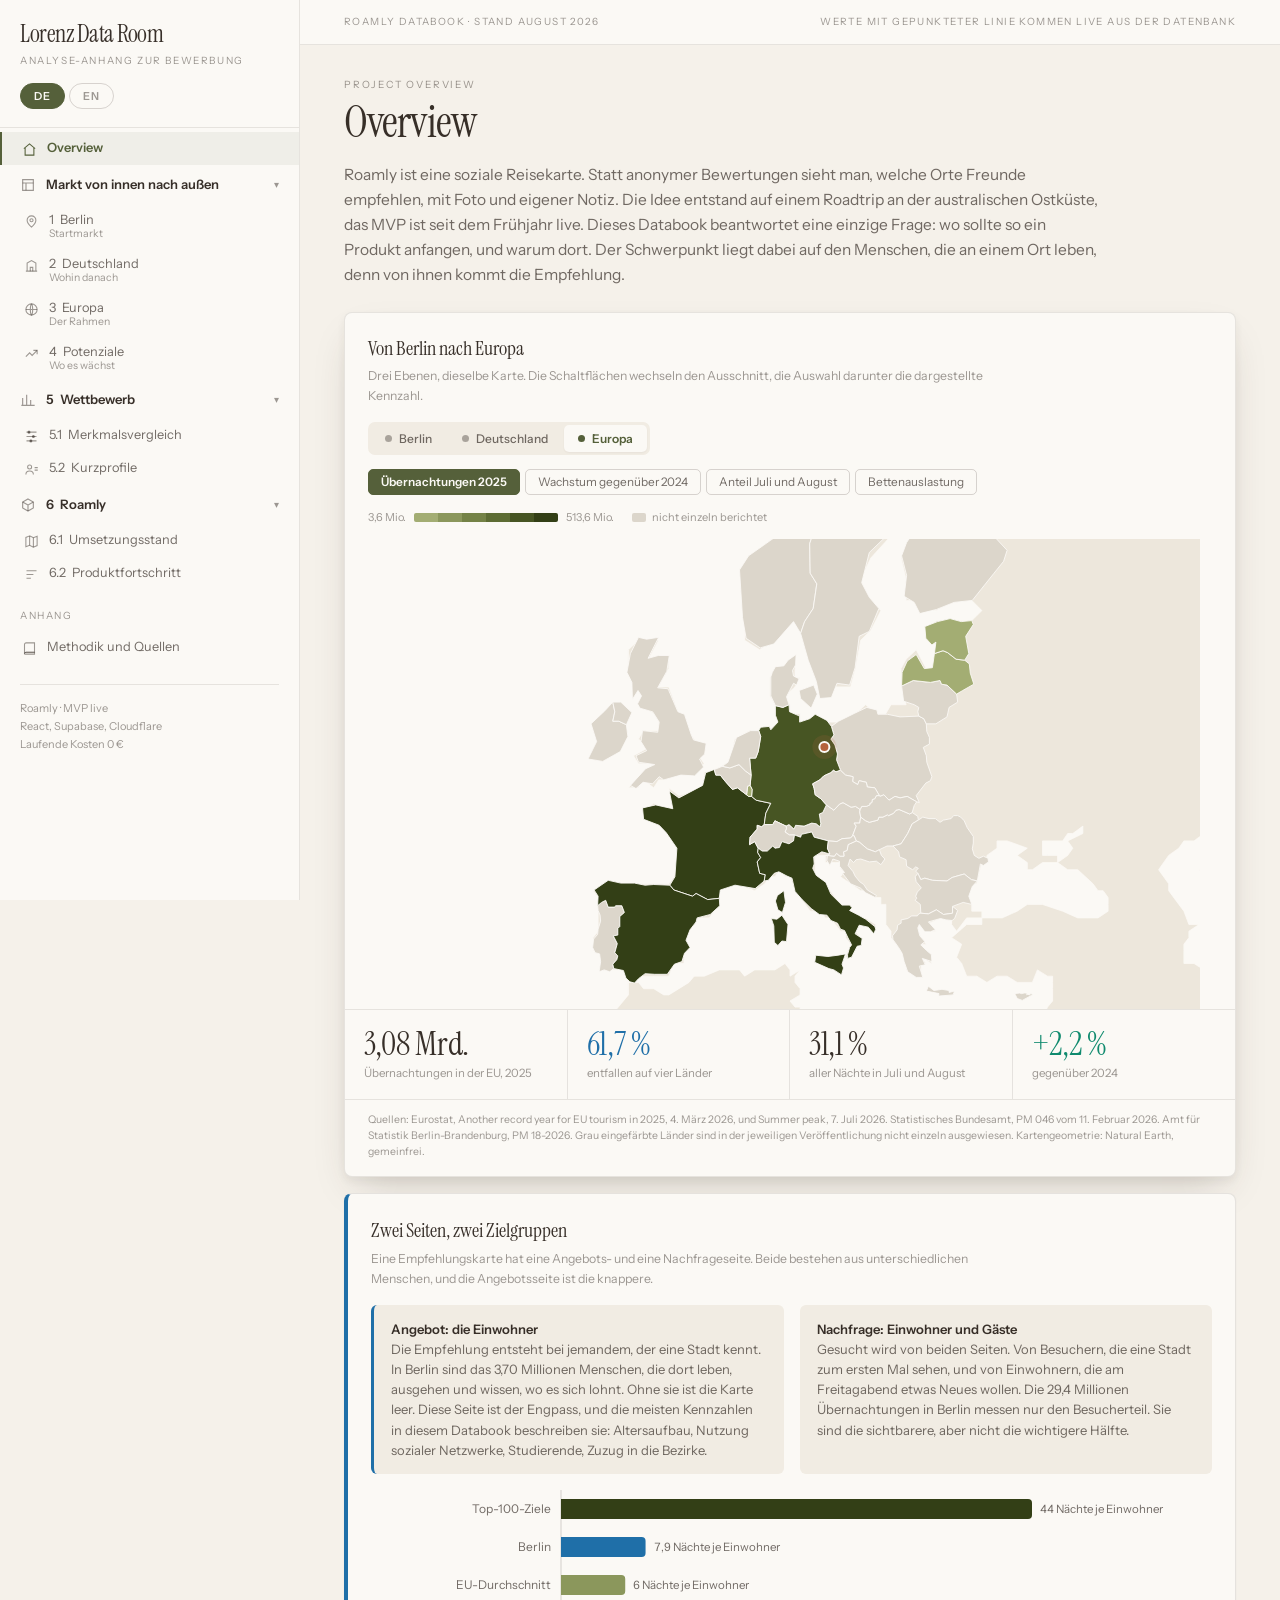
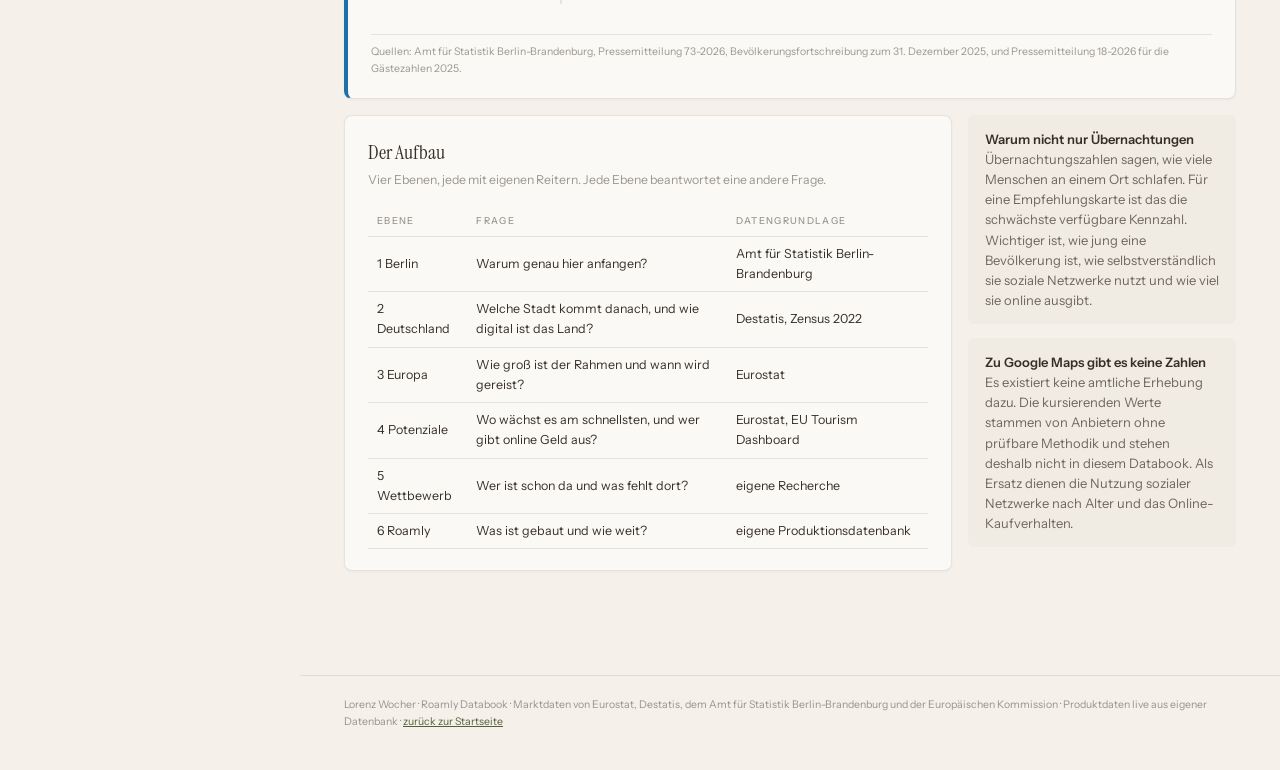
<file: databook.html>
<!DOCTYPE html>
<html lang="de">
<head>
<meta charset="utf-8">
<meta name="viewport" content="width=device-width, initial-scale=1">
<title>Lorenz Data Room · Roamly Databook</title>
<link rel="preconnect" href="https://fonts.gstatic.com" crossorigin>
<link rel="stylesheet" href="https://fonts.googleapis.com/css2?family=Instrument+Serif:ital@0;1&family=Instrument+Sans:wght@400;500;600&display=swap">
<style>
*,*::before,*::after{margin:0;padding:0;box-sizing:border-box}
:root{
  --paper:#F5F1EA; --card:#FBF9F5; --band:#EFEAE1; --sunk:#F1ECE3;
  --olive:#55603A; --olive-d:#3F4A28; --ochre:#8F6410; --terra:#B5623C;
  --ink:rgba(43,34,28,.94); --ink2:rgba(43,34,28,.66); --ink3:rgba(43,34,28,.46);
  --line:rgba(58,46,38,.11); --line2:rgba(58,46,38,.19); --line3:rgba(58,46,38,.30);

  /* Kategorial, mit scripts/validate_palette.js geprüft (light, Fläche #FBF9F5).
     Benachbarte Paare: CVD ΔE 9,8 · Normalsicht ΔE 18,7 · Kontrast alle ≥ 3:1 */
  --c1:#1F6FA8; --c2:#C4552A; --c3:#0F8A6E; --c4:#B58200; --c5:#8E3F73;
  /* Für Streu- und Kartendiagramme, wo alle Paare gleichzeitig sichtbar sind,
     nur die ersten drei: CVD ΔE 8,8 · Normalsicht ΔE 16,7 */

  /* Sequenziell, monotone Helligkeit, gleichmäßige Stufen */
  --o1:#A3AD73; --o2:#8B975C; --o3:#748246; --o4:#5D6C33; --o5:#475523; --o6:#333F16;
  --b1:#D8E6F2; --b2:#B4CFE6; --b3:#8AB2D6; --b4:#5E92C2; --b5:#3A72A8; --b6:#1F5488; --b7:#123B65;

  --serif:'Instrument Serif',Georgia,serif;
  --sans:'Instrument Sans',-apple-system,system-ui,sans-serif;
  --sb:300px;
  --sh1:0 1px 2px rgba(58,46,38,.05);
  --sh2:0 2px 4px rgba(58,46,38,.05), 0 8px 20px -8px rgba(58,46,38,.14);
  --sh3:0 4px 8px rgba(58,46,38,.06), 0 18px 40px -14px rgba(58,46,38,.22);
}
html{scroll-behavior:smooth}
body{background:var(--paper);font-family:var(--sans);color:var(--ink);-webkit-font-smoothing:antialiased;font-size:14.5px;line-height:1.62}
a{color:var(--olive)} a:hover{color:var(--olive-d)}
:focus-visible{outline:2px solid var(--c1);outline-offset:2px}

/* ─────────── Sidebar ─────────── */
aside{position:fixed;inset:0 auto 0 0;width:var(--sb);background:var(--card);border-right:1px solid var(--line);overflow-y:auto;padding:22px 0 30px;z-index:40}
.brand{padding:0 20px 14px}
.brand h1{font-family:var(--serif);font-size:24px;line-height:1;letter-spacing:-.02em;font-weight:400}
.brand p{margin-top:7px;font-size:10px;letter-spacing:.16em;text-transform:uppercase;color:var(--ink3)}
.lang{display:flex;gap:4px;padding:0 20px 18px;margin-bottom:4px;border-bottom:1px solid var(--line)}
.lang button{font-family:var(--sans);font-size:11px;font-weight:600;letter-spacing:.08em;padding:5px 13px;border-radius:999px;border:1px solid var(--line2);background:transparent;color:var(--ink3);cursor:pointer;transition:.14s}
.lang button:hover{border-color:var(--line3);color:var(--ink2)}
.lang button[aria-pressed=true]{background:var(--olive);border-color:var(--olive);color:#FBF9F5}
.grp{padding:18px 20px 6px;font-size:10px;letter-spacing:.16em;text-transform:uppercase;color:var(--ink3)}
.ch{display:flex;align-items:center;gap:10px;padding:9px 20px;cursor:pointer;font-size:13px;font-weight:600;user-select:none}
.ch .ic{flex:none;width:16px;height:16px;color:var(--ink3)}
.ch .c{margin-left:auto;font-size:10px;color:var(--ink3);transition:transform .18s}
.ch[data-open=false] .c{transform:rotate(-90deg)}
.ni{display:flex;align-items:flex-start;gap:10px;padding:8px 20px 8px 22px;font-size:12.8px;color:var(--ink2);border-left:2px solid transparent;cursor:pointer;background:none;border-top:0;border-right:0;border-bottom:0;width:100%;text-align:left;font-family:var(--sans);transition:.12s}
.ni .ic{flex:none;width:15px;height:15px;margin-top:2px;color:var(--ink3)}
.ni:hover{color:var(--ink);background:rgba(58,46,38,.04)}
.ni:hover .ic{color:var(--ink2)}
.ni[aria-current=page]{color:var(--olive);border-left-color:var(--olive);background:rgba(85,96,58,.07);font-weight:600}
.ni[aria-current=page] .ic{color:var(--olive)}
.ni .sub{display:block;font-size:10.5px;color:var(--ink3);font-weight:400;margin-top:0}
.ni[aria-current=page] .sub{color:rgba(85,96,58,.7)}
.sbfoot{margin:20px 20px 0;padding-top:14px;border-top:1px solid var(--line);font-size:11px;color:var(--ink3);line-height:1.66}

/* ─────────── Layout ─────────── */
main{margin-left:var(--sb)}
.topbar{display:flex;justify-content:space-between;gap:20px;flex-wrap:wrap;padding:14px 44px;border-bottom:1px solid var(--line);font-size:10px;letter-spacing:.14em;text-transform:uppercase;color:var(--ink3);background:var(--card)}
.pg{display:none;padding:32px 44px 88px;max-width:1300px}
.pg.on{display:block;animation:fade .26s ease}
@keyframes fade{from{opacity:0;transform:translateY(5px)}to{opacity:1;transform:none}}
.eyebrow{font-size:10px;letter-spacing:.18em;text-transform:uppercase;color:var(--ink3);margin-bottom:6px}
h2.t{font-family:var(--serif);font-size:clamp(30px,3.7vw,44px);font-weight:400;line-height:1.06;letter-spacing:-.02em;margin-bottom:16px}
.lede{font-size:15.5px;color:var(--ink2);max-width:76ch;margin-bottom:24px}

/* ─────────── Reiter ─────────── */
.tabs{display:flex;flex-wrap:wrap;gap:3px;border-bottom:1px solid var(--line2);margin-bottom:24px}
.tb{font-family:var(--sans);font-size:12.8px;font-weight:500;padding:9px 15px;background:none;border:0;border-bottom:2px solid transparent;color:var(--ink3);cursor:pointer;margin-bottom:-1px;text-align:left;transition:.14s}
.tb:hover{color:var(--ink);background:rgba(58,46,38,.03)}
.tb[aria-selected=true]{color:var(--olive);border-bottom-color:var(--olive);font-weight:600}
.tb .n{display:block;font-size:9.5px;letter-spacing:.12em;text-transform:uppercase;opacity:.6;font-weight:500}
.tp{display:none}
.tp.on{display:block;animation:fade .22s ease}

/* ─────────── Textbausteine ─────────── */
.callout{background:linear-gradient(180deg,var(--band),var(--sunk));border-left:3px solid var(--olive);border-radius:0 6px 6px 0;padding:18px 22px;margin-bottom:22px;max-width:94ch;font-family:var(--serif);font-size:19.5px;line-height:1.45;box-shadow:var(--sh1)}
.tk{border:1px solid var(--line);background:var(--card);border-radius:6px;padding:17px 21px;margin-bottom:16px;max-width:94ch;box-shadow:var(--sh1)}
.tk h3{font-size:10px;letter-spacing:.18em;text-transform:uppercase;color:var(--ink3);font-weight:500;margin-bottom:10px}
.tk ul{list-style:none;display:flex;flex-direction:column;gap:9px}
.tk li{font-size:13.6px;color:var(--ink2);padding-left:15px;position:relative}
.tk li::before{content:'';position:absolute;left:0;top:.6em;width:5px;height:5px;background:var(--olive);border-radius:50%}
.tk.neg li::before{background:var(--terra)}
.tk.two-col ul{display:grid;grid-template-columns:1fr 1fr;gap:9px 26px}
@media(max-width:1000px){.tk.two-col ul{grid-template-columns:1fr}}
.rx{border-left:2px solid var(--terra);padding:2px 0 2px 15px;margin-bottom:24px;max-width:94ch}
.rx h4{font-size:9.5px;letter-spacing:.18em;text-transform:uppercase;color:var(--terra);font-weight:500;margin-bottom:5px}
.rx p{font-size:13px;color:var(--ink2)}
.gap{border:1px dashed var(--line3);border-radius:6px;padding:15px 19px;margin-bottom:16px;max-width:94ch;background:rgba(143,100,16,.035)}
.gap h4{font-size:9.5px;letter-spacing:.18em;text-transform:uppercase;color:var(--ochre);font-weight:500;margin-bottom:5px}
.gap p{font-size:12.8px;color:var(--ink2)}
/* Kommentarkasten wie im Vorbild: heller Block neben dem Diagramm */
.note{background:var(--sunk);border-radius:6px;padding:14px 17px;font-size:13px;color:var(--ink2);line-height:1.55}
.note b{color:var(--ink);font-weight:600}

/* ─────────── KPI ─────────── */
.kpis{display:grid;grid-template-columns:repeat(auto-fit,minmax(154px,1fr));border-top:1px solid var(--line);border-bottom:1px solid var(--line);margin-bottom:24px;background:var(--card);border-radius:6px;overflow:hidden;box-shadow:var(--sh1)}
.kp{padding:17px 19px;border-right:1px solid var(--line)}
.kp:last-child{border-right:0}
.kp .v{font-family:var(--serif);font-size:33px;line-height:1;letter-spacing:-.01em}
.kp .v.neg{color:var(--terra)} .kp .v.pos{color:var(--c3)} .kp .v.hl{color:var(--c1)}
.kp .l{font-size:11.5px;color:var(--ink3);margin-top:6px;line-height:1.38}
.kp .d{font-size:11px;margin-top:5px;font-weight:600;display:inline-flex;align-items:center;gap:4px}
.kp .d.up{color:var(--c3)} .kp .d.dn{color:var(--terra)}
.live{border-bottom:1px dotted var(--ink3)}

/* ─────────── Karten / Grid ─────────── */
.card{background:var(--card);border:1px solid var(--line);border-radius:8px;padding:21px 23px;margin-bottom:16px;box-shadow:var(--sh1);transition:box-shadow .2s}
.card:hover{box-shadow:var(--sh2)}
.card.hero{box-shadow:var(--sh3);padding:0;overflow:hidden}
.card h3{font-family:var(--serif);font-size:19.5px;font-weight:400;margin-bottom:2px}
.card .sub{font-size:12.3px;color:var(--ink3);margin-bottom:16px;max-width:80ch}
.two{display:grid;grid-template-columns:1fr 1fr;gap:16px}
.three{display:grid;grid-template-columns:1fr 1fr 1fr;gap:16px}
.side{display:grid;grid-template-columns:minmax(0,1fr) 268px;gap:16px;align-items:start}
@media(max-width:1120px){.two,.three,.side{grid-template-columns:1fr}}
.src{font-size:10.5px;color:var(--ink3);margin-top:13px;padding-top:9px;border-top:1px solid var(--line);line-height:1.55}
.chead{display:flex;justify-content:space-between;align-items:flex-start;gap:16px;flex-wrap:wrap;margin-bottom:14px}
.chead .sub{margin-bottom:0}

/* ─────────── Steuerelemente ─────────── */
.flt{display:flex;flex-wrap:wrap;gap:20px;align-items:flex-end;background:var(--card);border:1px solid var(--line);border-radius:8px;padding:13px 17px;margin-bottom:16px;box-shadow:var(--sh1)}
.ff{display:flex;flex-direction:column;gap:6px}
.fl{font-size:9.5px;letter-spacing:.16em;text-transform:uppercase;color:var(--ink3)}
.chips{display:flex;flex-wrap:wrap;gap:5px}
.chip{font-family:var(--sans);font-size:11.8px;padding:5px 12px;border-radius:999px;border:1px solid var(--line2);background:transparent;color:var(--ink2);cursor:pointer;display:inline-flex;align-items:center;gap:6px;transition:.14s;white-space:nowrap}
.chip:hover{border-color:var(--line3);background:rgba(58,46,38,.03)}
.chip[aria-pressed=true]{border-color:var(--olive);background:var(--olive);color:#FBF9F5;font-weight:600}
.chip[aria-pressed=true] .sw{outline:1px solid rgba(251,249,245,.5)}
.chip .sw{width:9px;height:9px;flex:none;border-radius:2px}
.chip.sq{border-radius:5px}
select{font-family:var(--sans);font-size:12.3px;padding:6px 10px;border-radius:5px;border:1px solid var(--line2);background:var(--card);color:var(--ink);min-width:160px}
.rst{margin-left:auto;font-size:10.5px;letter-spacing:.1em;text-transform:uppercase;color:var(--ink3);background:none;border:none;cursor:pointer}
.rst:hover{color:var(--olive)}
.seg{display:inline-flex;background:var(--sunk);border-radius:7px;padding:3px;gap:2px}
.seg button{font-family:var(--sans);font-size:12px;font-weight:500;padding:6px 14px;border-radius:5px;border:0;background:transparent;color:var(--ink2);cursor:pointer;transition:.14s;display:inline-flex;align-items:center;gap:7px}
.seg button:hover{color:var(--ink)}
.seg button[aria-pressed=true]{background:var(--card);color:var(--olive);font-weight:600;box-shadow:var(--sh1)}
.seg .dot{width:7px;height:7px;border-radius:50%;background:currentColor;opacity:.55}
.seg button[aria-pressed=true] .dot{opacity:1}

/* ─────────── Tabellen ─────────── */
table{width:100%;border-collapse:collapse;font-size:12.5px}
th,td{text-align:left;padding:7px 9px;border-bottom:1px solid var(--line)}
th{font-size:9.5px;letter-spacing:.14em;text-transform:uppercase;color:var(--ink3);font-weight:500}
td.n,th.n{text-align:right;font-variant-numeric:tabular-nums}
tbody tr:hover{background:rgba(58,46,38,.028)}
.tgl{font-size:10px;letter-spacing:.12em;text-transform:uppercase;color:var(--ink3);background:none;border:none;cursor:pointer;padding:8px 0 0}
.tgl:hover{color:var(--olive)}
.hid{display:none!important}

/* ─────────── Akkordeon (Quellen) ─────────── */
.acc{border:1px solid var(--line);border-radius:8px;background:var(--card);margin-bottom:10px;overflow:hidden;box-shadow:var(--sh1)}
.acc>button{width:100%;display:flex;align-items:center;gap:12px;padding:14px 19px;background:none;border:0;cursor:pointer;font-family:var(--sans);font-size:14px;font-weight:600;color:var(--ink);text-align:left}
.acc>button:hover{background:rgba(58,46,38,.028)}
.acc>button .cnt{margin-left:auto;font-size:10.5px;font-weight:500;color:var(--ink3);letter-spacing:.08em;text-transform:uppercase}
.acc>button .car{font-size:10px;color:var(--ink3);transition:transform .2s;flex:none}
.acc[data-open=true]>button .car{transform:rotate(90deg)}
.acc[data-open=true]>button{border-bottom:1px solid var(--line)}
.acc .body{display:none;padding:4px 19px 16px}
.acc[data-open=true] .body{display:block}
.acc .tagd{width:7px;height:7px;border-radius:2px;flex:none}

/* ─────────── Diagramme ─────────── */
svg text{font-family:var(--sans)}
.ax{font-size:10.5px;fill:var(--ink3);font-variant-numeric:tabular-nums}
.cl{font-size:12px;fill:var(--ink2)}
.vl{font-size:11.5px;fill:var(--ink2);font-variant-numeric:tabular-nums}
.lg{display:flex;flex-wrap:wrap;gap:6px 17px;margin-bottom:13px;font-size:11.8px;color:var(--ink2)}
.lg i{display:inline-flex;align-items:center;gap:6px;font-style:normal}
.lg .k{width:11px;height:11px;border-radius:2px;flex:none}
.scale{display:flex;align-items:center;gap:8px;font-size:11px;color:var(--ink3);margin-bottom:12px}
.scale .bar{display:flex;height:9px;border-radius:2px;overflow:hidden}
.scale .bar i{width:24px;height:9px}
.msg{padding:34px 16px;text-align:center;color:var(--ink3);font-size:13px}
.mt{margin-bottom:12px}
.mh{display:flex;justify-content:space-between;align-items:baseline;gap:14px;margin-bottom:5px}
.mh .nm{font-size:13.2px}
.mh .st{font-size:10px;letter-spacing:.1em;text-transform:uppercase;color:var(--ink3)}
.trk{height:7px;background:rgba(58,46,38,.09);border-radius:4px;position:relative;overflow:hidden}
.fil{position:absolute;inset:0 auto 0 0;border-radius:4px}
/* Tooltip */
#tt{position:fixed;z-index:99;pointer-events:none;background:rgba(30,24,19,.95);color:#F5F1EA;font-size:11.8px;line-height:1.5;padding:8px 11px;border-radius:6px;box-shadow:var(--sh3);max-width:270px;opacity:0;transition:opacity .1s}
#tt.on{opacity:1}
#tt b{color:#fff;font-weight:600}
#tt .r{display:flex;justify-content:space-between;gap:14px;font-variant-numeric:tabular-nums}
#tt .m{color:rgba(245,241,234,.6)}
.geo{cursor:pointer;transition:fill .18s,stroke .18s}
.geo:hover{stroke:var(--ink);stroke-width:1.4}
.cell{cursor:default;transition:.15s}
.cell:hover{stroke:var(--ink);stroke-width:1.6}

footer{margin-left:var(--sb);padding:20px 44px 40px;border-top:1px solid var(--line);font-size:10.5px;color:var(--ink3)}
@media(max-width:900px){
  aside{position:static;width:auto;border-right:0;border-bottom:1px solid var(--line)}
  main,footer{margin-left:0}.pg{padding:22px 14px 60px;max-width:100%}.topbar{padding:12px 14px}footer{padding:20px 14px 40px}
  .card,.tk,.callout,.rx,.gap,.note,.flt,.kpis{max-width:100%}
  .kpis{grid-template-columns:repeat(auto-fit,minmax(128px,1fr))}
  .kp .v{font-size:26px}
  .card{padding:16px 15px}.callout{padding:15px 16px;font-size:17px}.tk{padding:15px 16px}
  table{font-size:11.5px}th,td{padding:6px 6px}
}
@media(prefers-reduced-motion:reduce){*{animation:none!important;transition:none!important}html{scroll-behavior:auto}}
</style>
</head>
<body>
<div id="tt"></div>

<aside>
  <div class="brand"><h1>Lorenz Data Room</h1><p data-i18n="brand.sub">Analyse-Anhang zur Bewerbung</p></div>
  <div class="lang" id="lang">
    <button data-lng="de" aria-pressed="true">DE</button>
    <button data-lng="en" aria-pressed="false">EN</button>
  </div>
  <nav id="nav">
    <button class="ni" data-p="ov" style="padding-left:20px">
      <svg class="ic" viewBox="0 0 24 24" fill="none" stroke="currentColor" stroke-width="1.7"><path d="M3 10.5 12 3l9 7.5"/><path d="M5 9.5V21h14V9.5"/></svg>
      <span data-i18n="nav.ov">Overview</span></button>

    <div class="ch" data-g="g1" data-open="true">
      <svg class="ic" viewBox="0 0 24 24" fill="none" stroke="currentColor" stroke-width="1.7"><path d="M4 4h16v16H4z"/><path d="M4 9h16M9 9v11"/></svg>
      <span data-i18n="nav.grp1">Markt von innen nach außen</span><span class="c">&#9662;</span></div>
    <div id="g1">
      <button class="ni" data-p="b1">
        <svg class="ic" viewBox="0 0 24 24" fill="none" stroke="currentColor" stroke-width="1.7"><path d="M12 21s7-6.3 7-11a7 7 0 1 0-14 0c0 4.7 7 11 7 11z"/><circle cx="12" cy="10" r="2.5"/></svg>
        <span><span data-i18n="nav.b1">1&nbsp; Berlin</span><span class="sub" data-i18n="nav.b1s">Startmarkt</span></span></button>
      <button class="ni" data-p="d1">
        <svg class="ic" viewBox="0 0 24 24" fill="none" stroke="currentColor" stroke-width="1.7"><path d="M3 21h18M5 21V8l7-4 7 4v13"/><path d="M10 21v-6h4v6"/></svg>
        <span><span data-i18n="nav.d1">2&nbsp; Deutschland</span><span class="sub" data-i18n="nav.d1s">Wohin danach</span></span></button>
      <button class="ni" data-p="e1">
        <svg class="ic" viewBox="0 0 24 24" fill="none" stroke="currentColor" stroke-width="1.7"><circle cx="12" cy="12" r="9"/><path d="M3 12h18M12 3c2.5 2.7 2.5 15.3 0 18M12 3c-2.5 2.7-2.5 15.3 0 18"/></svg>
        <span><span data-i18n="nav.e1">3&nbsp; Europa</span><span class="sub" data-i18n="nav.e1s">Der Rahmen</span></span></button>
      <button class="ni" data-p="p1">
        <svg class="ic" viewBox="0 0 24 24" fill="none" stroke="currentColor" stroke-width="1.7"><path d="M3 17l6-6 4 4 8-8"/><path d="M15 7h6v6"/></svg>
        <span><span data-i18n="nav.p1">4&nbsp; Potenziale</span><span class="sub" data-i18n="nav.p1s">Wo es wächst</span></span></button>
    </div>

    <div class="ch" data-g="g2" data-open="true">
      <svg class="ic" viewBox="0 0 24 24" fill="none" stroke="currentColor" stroke-width="1.7"><path d="M4 20V9M10 20V4M16 20v-8M22 20H2"/></svg>
      <span data-i18n="nav.grp2">5&nbsp; Wettbewerb</span><span class="c">&#9662;</span></div>
    <div id="g2">
      <button class="ni" data-p="w1"><svg class="ic" viewBox="0 0 24 24" fill="none" stroke="currentColor" stroke-width="1.7"><path d="M4 5h16M4 12h16M4 19h16"/><circle cx="8" cy="5" r="1.6" fill="currentColor"/><circle cx="15" cy="12" r="1.6" fill="currentColor"/><circle cx="11" cy="19" r="1.6" fill="currentColor"/></svg><span data-i18n="nav.w1">5.1&nbsp; Merkmalsvergleich</span></button>
      <button class="ni" data-p="w2"><svg class="ic" viewBox="0 0 24 24" fill="none" stroke="currentColor" stroke-width="1.7"><circle cx="9" cy="8" r="3.2"/><path d="M3 20c0-3.3 2.7-5.5 6-5.5s6 2.2 6 5.5"/><path d="M17 9h5M17 13h5"/></svg><span data-i18n="nav.w2">5.2&nbsp; Kurzprofile</span></button>
    </div>

    <div class="ch" data-g="g3" data-open="true">
      <svg class="ic" viewBox="0 0 24 24" fill="none" stroke="currentColor" stroke-width="1.7"><path d="M12 3l8 4.5v9L12 21l-8-4.5v-9z"/><path d="M12 21v-9l8-4.5M12 12L4 7.5"/></svg>
      <span data-i18n="nav.grp3">6&nbsp; Roamly</span><span class="c">&#9662;</span></div>
    <div id="g3">
      <button class="ni" data-p="r1"><svg class="ic" viewBox="0 0 24 24" fill="none" stroke="currentColor" stroke-width="1.7"><path d="M9 3 3 5.5v15L9 18l6 3 6-2.5v-15L15 6z"/><path d="M9 3v15M15 6v15"/></svg><span data-i18n="nav.r1">6.1&nbsp; Umsetzungsstand</span></button>
      <button class="ni" data-p="r2"><svg class="ic" viewBox="0 0 24 24" fill="none" stroke="currentColor" stroke-width="1.7"><path d="M4 6h16M4 12h11M4 18h7"/></svg><span data-i18n="nav.r2">6.2&nbsp; Produktfortschritt</span></button>
    </div>

    <div class="grp" data-i18n="nav.grp4">Anhang</div>
    <button class="ni" data-p="me" style="padding-left:20px">
      <svg class="ic" viewBox="0 0 24 24" fill="none" stroke="currentColor" stroke-width="1.7"><path d="M4 5.5A2.5 2.5 0 0 1 6.5 3H20v15H6.5A2.5 2.5 0 0 0 4 20.5z"/><path d="M4 20.5A2.5 2.5 0 0 1 6.5 18H20v3H6.5A2.5 2.5 0 0 1 4 20.5z"/></svg>
      <span data-i18n="nav.me">Methodik und Quellen</span></button>
  </nav>
  <div class="sbfoot"><span data-i18n="side.foot">Roamly · MVP live<br>React, Supabase, Cloudflare<br>Laufende Kosten 0 €</span></div>
</aside>

<main>
<div class="topbar">
  <span data-i18n="top.l">Roamly Databook · Stand August 2026</span>
  <span data-i18n="top.r">Werte mit gepunkteter Linie kommen live aus der Datenbank</span>
</div>

<!-- ═══════════ OVERVIEW ═══════════ -->
<section class="pg on" id="p-ov">
  <p class="eyebrow" data-i18n="ov.eyebrow">Project Overview</p>
  <h2 class="t" data-i18n="ov.h">Overview</h2>
  <p class="lede" data-i18n="ov.lede">Roamly ist eine soziale Reisekarte. Statt anonymer Bewertungen sieht man, welche Orte Freunde empfehlen, mit Foto und eigener Notiz. Die Idee entstand auf einem Roadtrip an der australischen Ostküste, das MVP ist seit dem Frühjahr live. Dieses Databook beantwortet eine einzige Frage: wo sollte so ein Produkt anfangen, und warum dort. Der Schwerpunkt liegt dabei auf den Menschen, die an einem Ort leben, denn von ihnen kommt die Empfehlung.</p>

  <div class="card hero">
    <div style="padding:20px 23px 0">
      <div class="chead">
        <div>
          <h3 data-i18n="ov.map.h">Von Berlin nach Europa</h3>
          <p class="sub" data-i18n="ov.map.s">Drei Ebenen, dieselbe Karte. Die Schaltflächen wechseln den Ausschnitt, die Auswahl darunter die dargestellte Kennzahl.</p>
        </div>
        <div class="seg" id="geo-lvl">
          <button data-l="ber" aria-pressed="false"><span class="dot"></span><span data-i18n="ov.map.lvl1">Berlin</span></button>
          <button data-l="deu" aria-pressed="false"><span class="dot"></span><span data-i18n="ov.map.lvl2">Deutschland</span></button>
          <button data-l="eur" aria-pressed="true"><span class="dot"></span><span data-i18n="ov.map.lvl3">Europa</span></button>
        </div>
      </div>
      <div class="chips" id="geo-metric" style="margin-bottom:14px">
        <button class="chip sq" data-m="nights" aria-pressed="true" data-i18n="ov.map.m1">Übernachtungen 2025</button>
        <button class="chip sq" data-m="growth" aria-pressed="false" data-i18n="ov.map.m2">Wachstum gegenüber 2024</button>
        <button class="chip sq" data-m="season" aria-pressed="false" data-i18n="ov.map.m3">Anteil Juli und August</button>
        <button class="chip sq" data-m="occup" aria-pressed="false" data-i18n="ov.map.m4">Bettenauslastung</button>
      </div>
      <div class="scale" id="geo-scale"></div>
    </div>
    <div id="geomap" style="padding:0 12px"></div>
    <div class="kpis" id="geo-kpi" style="margin:0;border-radius:0;border-bottom:0;box-shadow:none"></div>
    <p class="src" style="margin:0;padding:12px 23px 16px;border-top:1px solid var(--line)" data-i18n="ov.map.src">Quellen: Eurostat, Another record year for EU tourism in 2025, 4. März 2026, und Summer peak, 7. Juli 2026. Statistisches Bundesamt, PM 046 vom 11. Februar 2026. Amt für Statistik Berlin-Brandenburg, PM 18-2026. Grau eingefärbte Länder sind in der jeweiligen Veröffentlichung nicht einzeln ausgewiesen. Kartengeometrie: Natural Earth, gemeinfrei.</p>
  </div>

  <div class="card" style="border-left:4px solid var(--c1)">
    <h3 data-i18n="ov.two.h">Zwei Seiten, zwei Zielgruppen</h3>
    <p class="sub" data-i18n="ov.two.s">Eine Empfehlungskarte hat eine Angebots- und eine Nachfrageseite. Beide bestehen aus unterschiedlichen Menschen, und die Angebotsseite ist die knappere.</p>
    <div class="two">
      <div class="note" style="border-left:3px solid var(--c1)">
        <b data-i18n="ov.two.sup">Angebot: die Einwohner</b><br>
        <span data-i18n="ov.two.supp">Die Empfehlung entsteht bei jemandem, der eine Stadt kennt. In Berlin sind das 3,70 Millionen Menschen, die dort leben, ausgehen und wissen, wo es sich lohnt. Ohne sie ist die Karte leer. Diese Seite ist der Engpass, und die meisten Kennzahlen in diesem Databook beschreiben sie: Altersaufbau, Nutzung sozialer Netzwerke, Studierende, Zuzug in die Bezirke.</span>
      </div>
      <div class="note">
        <b data-i18n="ov.two.dem">Nachfrage: Einwohner und Gäste</b><br>
        <span data-i18n="ov.two.demp">Gesucht wird von beiden Seiten. Von Besuchern, die eine Stadt zum ersten Mal sehen, und von Einwohnern, die am Freitagabend etwas Neues wollen. Die 29,4 Millionen Übernachtungen in Berlin messen nur den Besucherteil. Sie sind die sichtbarere, aber nicht die wichtigere Hälfte.</span>
      </div>
    </div>
    <div id="c-supply" style="margin-top:6px"></div>
    <p class="src" data-i18n="ov.two.src">Quellen: Amt für Statistik Berlin-Brandenburg, Pressemitteilung 73-2026, Bevölkerungsfortschreibung zum 31. Dezember 2025, und Pressemitteilung 18-2026 für die Gästezahlen 2025.</p>
  </div>

  <div class="side">
    <div class="card">
      <h3 data-i18n="ov.build.h">Der Aufbau</h3>
      <p class="sub" data-i18n="ov.build.s">Vier Ebenen, jede mit eigenen Reitern. Jede Ebene beantwortet eine andere Frage.</p>
      <table>
        <thead><tr><th data-i18n="ov.build.c1">Ebene</th><th data-i18n="ov.build.c2">Frage</th><th data-i18n="ov.build.c3">Datengrundlage</th></tr></thead>
        <tbody id="ov-build"></tbody>
      </table>
    </div>
    <div>
      <div class="note" style="margin-bottom:14px">
        <b data-i18n="ov.why.h">Warum nicht nur Übernachtungen</b><br>
        <span data-i18n="ov.why.p">Übernachtungszahlen sagen, wie viele Menschen an einem Ort schlafen. Für eine Empfehlungskarte ist das die schwächste verfügbare Kennzahl. Wichtiger ist, wie jung eine Bevölkerung ist, wie selbstverständlich sie soziale Netzwerke nutzt und wie viel sie online ausgibt.</span>
      </div>
      <div class="note">
        <b data-i18n="ov.gm.h">Zu Google Maps gibt es keine Zahlen</b><br>
        <span data-i18n="ov.gm.p">Es existiert keine amtliche Erhebung dazu. Die kursierenden Werte stammen von Anbietern ohne prüfbare Methodik und stehen deshalb nicht in diesem Databook. Als Ersatz dienen die Nutzung sozialer Netzwerke nach Alter und das Online-Kaufverhalten.</span>
      </div>
    </div>
  </div>
</section>

<!-- ═══════════ 1 BERLIN ═══════════ -->
<section class="pg" id="p-b1">
  <p class="eyebrow" data-i18n="b1.eyebrow">Ebene 1 · Startmarkt</p>
  <h2 class="t" data-i18n="b1.h">Berlin</h2>
  <p class="lede" data-i18n="b1.lede">Berlin ist der einzige deutsche Markt, der gleichzeitig groß, international und jung ist. 3,70 Millionen Menschen leben hier, 12,4 Millionen kommen im Jahr zu Besuch. Der Besucherteil schrumpft gerade, der Einwohnerteil wächst.</p>

  <div class="tabs" role="tablist" data-tabs="b1">
    <button class="tb" data-t="vol"><span class="n" data-i18n="tab.n1">Reiter 1</span><span data-i18n="b1.t1">Reisevolumen</span></button>
    <button class="tb" data-t="dem"><span class="n" data-i18n="tab.n2">Reiter 2</span><span data-i18n="b1.t2">Wer empfiehlt</span></button>
    <button class="tb" data-t="her"><span class="n" data-i18n="tab.n3">Reiter 3</span><span data-i18n="b1.t3">Herkunft der Gäste</span></button>
    <button class="tb" data-t="faz"><span class="n" data-i18n="tab.n4">Reiter 4</span><span data-i18n="b1.t4">Bewertung</span></button>
  </div>

  <div class="tp" data-tp="vol">
    <div class="callout" data-i18n="b1.vol.call">Berlin hat 2025 <strong>29,4 Millionen Übernachtungen</strong> gezählt, 3,8 Prozent weniger als im Jahr davor. Der Rückgang kommt fast vollständig aus dem Ausland.</div>
    <div class="kpis" id="k-b1vol"></div>
    <div class="tk"><h3 data-i18n="kt">Key Takeaways</h3><ul data-list="b1.vol.tk"></ul></div>
    <div class="rx"><h4 data-i18n="rx">Reading Example</h4><p data-i18n="b1.vol.rx">Der Ring links teilt die 29,4 Millionen Nächte in Inland und Ausland, die Zahl in der Mitte ist die Summe. Rechts steht die Veränderung gegenüber 2024: Balken nach rechts bedeuten Wachstum, nach links Rückgang, die senkrechte Linie ist die Nulllinie. Alle drei Werte sind negativ, deshalb laufen alle Balken nach links.</p></div>
    <div class="two">
      <div class="card">
        <h3 data-i18n="b1.vol.c1h">Inland und Ausland</h3>
        <p class="sub" data-i18n="b1.vol.c1s">Aufteilung der 29,4 Millionen Übernachtungen, 2025.</p>
        <div id="c-bring"></div>
        <button class="tgl" data-t="t-bsplit">&#9656; <span data-i18n="tbl">Tabelle</span></button><div class="hid" id="t-bsplit"></div>
        <p class="src" data-i18n="b1.vol.c1src">Quelle: Amt für Statistik Berlin-Brandenburg, PM 18-2026. Der Auslandswert ist die Differenz aus Gesamt- und Inlandszahl. Der daraus errechnete Anteil von 41,2 Prozent weicht rundungsbedingt um einen Zehntelpunkt vom berichteten Wert von 41,1 Prozent ab.</p>
      </div>
      <div class="card">
        <h3 data-i18n="b1.vol.c2h">Veränderung gegenüber 2024</h3>
        <p class="sub" data-i18n="b1.vol.c2s">Ankünfte, Übernachtungen und der ausländische Teil davon, in Prozent.</p>
        <div id="c-bchg"></div>
        <button class="tgl" data-t="t-bchg">&#9656; <span data-i18n="tbl">Tabelle</span></button><div class="hid" id="t-bchg"></div>
        <p class="src" data-i18n="b1.vol.c2src">Quelle: Amt für Statistik Berlin-Brandenburg, PM 18-2026.</p>
      </div>
    </div>
  </div>

  <div class="tp" data-tp="dem">
    <div class="callout" data-i18n="b1.dem.call">Berlin hat zum Jahresende 2025 <strong>3,70 Millionen Einwohner</strong>. Das sind die Menschen, von denen eine Empfehlung überhaupt erst kommen kann. Sie sind mit einem Durchschnittsalter von 42,8 Jahren die zweitjüngste Bevölkerung Deutschlands.</div>
    <div class="kpis" id="k-b1dem"></div>
    <div class="tk"><h3 data-i18n="kt">Key Takeaways</h3><ul data-list="b1.dem.tk"></ul></div>
    <div class="rx"><h4 data-i18n="rx">Reading Example</h4><p data-i18n="b1.dem.rx">Der Ring zeigt, wie sich die 3,70 Millionen Einwohner auf drei Altersgruppen verteilen, die Zahl in der Mitte ist die Gesamtzahl. Die Summe der Anteile ergibt rundungsbedingt 99 Prozent. Rechts stehen die Bezirke mit der stärksten und der schwächsten Entwicklung, Balken nach rechts bedeuten Zuzug. Ganz unten stehen Einwohner und Gäste auf einer gemeinsamen Skala, damit das Größenverhältnis sichtbar wird.</p></div>
    <div class="two">
      <div class="card">
        <h3 data-i18n="b1.dem.c1h">Altersaufbau der Einwohner</h3>
        <p class="sub" data-i18n="b1.dem.c1s">Anteil je Altersgruppe an den 3,70 Millionen Einwohnern, Stand 31. Dezember 2025.</p>
        <div id="c-bagering"></div>
        <button class="tgl" data-t="t-bage">&#9656; <span data-i18n="tbl">Tabelle</span></button><div class="hid" id="t-bage"></div>
        <p class="src" data-i18n="b1.dem.c1src">Quelle: Amt für Statistik Berlin-Brandenburg, PM 73-2026, Bevölkerungsfortschreibung zum 31. Dezember 2025. Das Durchschnittsalter von 42,8 Jahren wird vom Bundesinstitut für Bevölkerungsforschung bestätigt.</p>
      </div>
      <div class="card">
        <h3 data-i18n="b1.dem.c2h">Wo Berlin wächst und wo nicht</h3>
        <p class="sub" data-i18n="b1.dem.c2s">Veränderung der Einwohnerzahl je Bezirk gegenüber 2024, in Prozent. Dargestellt sind die im Bericht namentlich genannten Extremwerte.</p>
        <div id="c-bdistrict"></div>
        <button class="tgl" data-t="t-bdistrict">&#9656; <span data-i18n="tbl">Tabelle</span></button><div class="hid" id="t-bdistrict"></div>
        <p class="src" data-i18n="b1.dem.c2src">Quelle: Amt für Statistik Berlin-Brandenburg, PM 73-2026.</p>
      </div>
    </div>
    <div class="side">
      <div class="card">
        <h3 data-i18n="b1.dem.c3h">Einwohner und Gäste im Verhältnis</h3>
        <p class="sub" data-i18n="b1.dem.c3s">Beide Gruppen in Millionen, auf einer gemeinsamen Skala.</p>
        <div id="c-bsupply"></div>
        <button class="tgl" data-t="t-bsupply">&#9656; <span data-i18n="tbl">Tabelle</span></button><div class="hid" id="t-bsupply"></div>
        <p class="src" data-i18n="b1.dem.c3src">Quellen: Amt für Statistik Berlin-Brandenburg, PM 73-2026 für die Einwohner und PM 18-2026 für die Gäste. Die Nächte je Einwohner sind aus beiden Werten errechnet und im Anhang als abgeleitet ausgewiesen.</p>
      </div>
      <div>
        <div class="note" style="margin-bottom:14px"><b data-i18n="b1.dem.n1h">Auch die Einwohner sind international</b><br><span data-i18n="b1.dem.n1p">833.213 Berliner haben keinen deutschen Pass, das sind 23 Prozent. Die drei größten Gruppen kommen aus der Türkei mit 91.616, der Ukraine mit 61.885 und Indien mit 43.399 Personen. Indien ist gleichzeitig einer der drei am stärksten wachsenden Besuchermärkte. Wer eine Empfehlung auf Englisch schreibt, erreicht damit nicht nur Gäste, sondern auch einen erheblichen Teil der Nachbarschaft.</span></div>
        <div class="gap"><h4 data-i18n="gap">Offener Datenpunkt</h4><p data-i18n="b1.dem.gap">Das verfügbare Einkommen je Einwohner auf Kreisebene liegt bei der Arbeitsgruppe Volkswirtschaftliche Gesamtrechnungen der Länder für 2023 vor, allerdings nur als Excel-Datei zum Herunterladen. Sobald sie vorliegt, lässt sich Berlin hier gegen die anderen Großstädte stellen.</p></div>
      </div>
    </div>
  </div>

  <div class="tp" data-tp="her">
    <div class="callout" data-i18n="b1.her.call">Die drei stärksten Herkunftsländer sind die <strong>USA, Großbritannien und die Niederlande</strong>. Alle drei sind 2025 zurückgegangen, die Niederlande am deutlichsten mit 15,5 Prozent.</div>
    <div class="kpis" id="k-b1her"></div>
    <div class="tk"><h3 data-i18n="kt">Key Takeaways</h3><ul data-list="b1.her.tk"></ul></div>
    <div class="rx"><h4 data-i18n="rx">Reading Example</h4><p data-i18n="b1.her.rx">Im oberen Diagramm steht je Land ein Balken für die Menge und rechts daneben ein farbiger Punkt für die Veränderung. Punkte links der Nulllinie bedeuten Rückgang. So sieht man Größe und Richtung in einer Zeile. Darunter stehen die Länder mit dem stärksten Zuwachs. Ein Land kann klein sein und trotzdem stark wachsen, deshalb tauchen dort andere Namen auf.</p></div>
    <div class="card">
      <div class="chead"><div><h3 data-i18n="b1.her.c1h">Größte Herkunftsländer, Menge und Richtung</h3>
        <p class="sub" data-i18n="b1.her.c1s">Übernachtungen 2025 in Millionen, daneben die Veränderung gegenüber 2024 in Prozent.</p></div></div>
      <div id="c-borigin"></div>
      <button class="tgl" data-t="t-borigin">&#9656; <span data-i18n="tbl">Tabelle</span></button><div class="hid" id="t-borigin"></div>
      <p class="src" data-i18n="b1.her.c1src">Quelle: Amt für Statistik Berlin-Brandenburg, PM 18-2026.</p>
    </div>
    <div class="two">
      <div class="card">
        <h3 data-i18n="b1.her.c2h">Stärkste Zuwächse</h3>
        <p class="sub" data-i18n="b1.her.c2s">Veränderung der Übernachtungen gegenüber 2024, in Prozent.</p>
        <div id="c-bgrow"></div>
        <button class="tgl" data-t="t-bgrow">&#9656; <span data-i18n="tbl">Tabelle</span></button><div class="hid" id="t-bgrow"></div>
        <p class="src" data-i18n="b1.her.c2src">Quelle: Amt für Statistik Berlin-Brandenburg, PM 18-2026.</p>
      </div>
      <div class="card">
        <h3 data-i18n="b1.her.c3h">Wo die Gäste herkommen</h3>
        <p class="sub" data-i18n="b1.her.c3s">Die drei größten Herkunftsländer auf der Karte, Kreisfläche entspricht der Zahl der Nächte.</p>
        <div id="c-bmap"></div>
        <p class="src" data-i18n="b1.her.c3src">Quelle: Amt für Statistik Berlin-Brandenburg, PM 18-2026. Kartengeometrie: Natural Earth, gemeinfrei.</p>
      </div>
    </div>
  </div>

  <div class="tp" data-tp="faz">
    <div class="callout" data-i18n="b1.faz.call">Berlin ist der richtige Startmarkt, weil hier drei Dinge zusammenkommen, die sonst getrennt auftreten: viele Besucher, eine junge Bevölkerung und ein hoher Auslandsanteil.</div>
    <div class="kpis" id="k-b1faz"></div>
    <div class="two">
      <div class="tk"><h3 data-i18n="b1.faz.pro">Was für Berlin spricht</h3><ul data-list="b1.faz.pl"></ul></div>
      <div class="tk neg"><h3 data-i18n="b1.faz.con">Was dagegen spricht</h3><ul data-list="b1.faz.cl"></ul></div>
    </div>
    <div class="rx"><h4 data-i18n="rx">Reading Example</h4><p data-i18n="b1.faz.rx">Der Balken zeigt für Berlin und für Deutschland insgesamt, welcher Anteil der Übernachtungen von Gästen aus dem Ausland stammt. Beide Werte stammen aus dem Jahr 2025, aber aus zwei verschiedenen Veröffentlichungen, weil es für Berlin ein eigenes Landesamt gibt.</p></div>
    <div class="card">
      <h3 data-i18n="b1.faz.c1h">Internationalität im Vergleich</h3>
      <p class="sub" data-i18n="b1.faz.c1s">Anteil ausländischer Übernachtungen, Berlin gegen Deutschland insgesamt, 2025.</p>
      <div id="c-bintl"></div>
      <button class="tgl" data-t="t-bintl">&#9656; <span data-i18n="tbl">Tabelle</span></button><div class="hid" id="t-bintl"></div>
      <p class="src" data-i18n="b1.faz.c1src">Quellen: Amt für Statistik Berlin-Brandenburg, PM 18-2026, für Berlin. Statistisches Bundesamt, PM 046 vom 11. Februar 2026, für Deutschland.</p>
    </div>
  </div>
</section>

<!-- ═══════════ 2 DEUTSCHLAND ═══════════ -->
<section class="pg" id="p-d1">
  <p class="eyebrow" data-i18n="d1.eyebrow">Ebene 2 · Wohin danach</p>
  <h2 class="t" data-i18n="d1.h">Deutschland</h2>
  <p class="lede" data-i18n="d1.lede">Deutschland hat 2025 einen Übernachtungsrekord aufgestellt und ist dabei fast vollständig ein Inlandsmarkt geblieben. Für ein soziales Produkt ist die spannendere Zahl nicht die Bettenzahl, sondern der Anteil der Bevölkerung, der soziale Netzwerke überhaupt nutzt. Der bricht ab 45 stark ein. Beide Kennzahlen dieser Ebene, Studierende und Digitalnutzung, beschreiben Einwohner und damit die Angebotsseite.</p>

  <div class="tabs" role="tablist" data-tabs="d1">
    <button class="tb" data-t="vol"><span class="n" data-i18n="tab.n1">Reiter 1</span><span data-i18n="d1.t1">Reisevolumen</span></button>
    <button class="tb" data-t="dem"><span class="n" data-i18n="tab.n2">Reiter 2</span><span data-i18n="d1.t2">Junge Zielgruppe</span></button>
    <button class="tb" data-t="dig"><span class="n" data-i18n="tab.n3">Reiter 3</span><span data-i18n="d1.t3">Digitalnutzung</span></button>
    <button class="tb" data-t="qua"><span class="n" data-i18n="tab.n4">Reiter 4</span><span data-i18n="d1.t4">Datenqualität</span></button>
  </div>

  <div class="tp" data-tp="vol">
    <div class="callout" data-i18n="d1.vol.call">497,5 Millionen Übernachtungen, ein neuer Rekord. Das Wachstum von <strong>0,3 Prozent</strong> ist allerdings so klein, dass der Rekord bei vorläufigen Zahlen wie diesen unter Vorbehalt steht. Deutschland stagniert auf hohem Niveau.</div>
    <div class="kpis" id="k-d1vol"></div>
    <div class="tk"><h3 data-i18n="kt">Key Takeaways</h3><ul data-list="d1.vol.tk"></ul></div>
    <div class="rx"><h4 data-i18n="rx">Reading Example</h4><p data-i18n="d1.vol.rx">Die beiden gestapelten Balken zeigen dieselbe Aufteilung für zwei unterschiedlich große Märkte. Die Balken sind gleich lang, weil sie jeweils 100 Prozent des eigenen Gesamtwerts darstellen. Die absolute Größe steht als Zahl darüber. So lässt sich der Anteil vergleichen, ohne dass Deutschland Berlin optisch erdrückt.</p></div>
    <div class="card">
      <h3 data-i18n="d1.vol.c1h">Herkunft der Gäste, Deutschland und Berlin</h3>
      <p class="sub" data-i18n="d1.vol.c1s">Übernachtungen 2025 nach Wohnsitz der Gäste, jeweils in Prozent des eigenen Gesamtwerts.</p>
      <div id="c-dintl"></div>
      <button class="tgl" data-t="t-dintl">&#9656; <span data-i18n="tbl">Tabelle</span></button><div class="hid" id="t-dintl"></div>
      <p class="src" data-i18n="d1.vol.c1src">Quellen: Statistisches Bundesamt, PM 046 vom 11. Februar 2026, vorläufige Ergebnisse für Betriebe ab zehn Betten. Amt für Statistik Berlin-Brandenburg, PM 18-2026. Der Berliner Auslandsanteil ist hier aus Gesamt- und Inlandszahl errechnet und liegt deshalb bei 41,2 statt der berichteten 41,1 Prozent.</p>
    </div>
    <div class="card">
      <h3 data-i18n="d1.vol.c2h">Veränderung nach Herkunft</h3>
      <p class="sub" data-i18n="d1.vol.c2s">Deutschland 2025 gegenüber 2024, in Prozent.</p>
      <div id="c-dchg"></div>
      <button class="tgl" data-t="t-dchg">&#9656; <span data-i18n="tbl">Tabelle</span></button><div class="hid" id="t-dchg"></div>
      <p class="src" data-i18n="d1.vol.c2src">Quelle: Statistisches Bundesamt, PM 046 vom 11. Februar 2026.</p>
    </div>
  </div>

  <div class="tp" data-tp="dem">
    <div class="callout" data-i18n="d1.dem.call">2,88 Millionen Studierende sind in Deutschland eingeschrieben, davon <strong>491.700 im ersten Semester</strong>. Das ist jedes Jahr ein neuer Jahrgang, der in eine fremde Stadt zieht und dort nichts kennt.</div>
    <div class="kpis" id="k-d1dem"></div>
    <div class="tk"><h3 data-i18n="kt">Key Takeaways</h3><ul data-list="d1.dem.tk"></ul></div>
    <div class="rx"><h4 data-i18n="rx">Reading Example</h4><p data-i18n="d1.dem.rx">Je Hochschulart steht ein Balken für die Zahl der Studierenden und daneben ein Punkt für die Veränderung gegenüber dem Vorjahr. Ein kurzer Balken kann einen weit außen liegenden Punkt haben, weil Prozentwerte auf kleiner Basis stärker ausschlagen. Genau deshalb stehen beide Größen nebeneinander statt untereinander.</p></div>
    <div class="card">
      <h3 data-i18n="d1.dem.c1h">Studierende nach Hochschulart</h3>
      <p class="sub" data-i18n="d1.dem.c1s">Wintersemester 2025/26, Zahl der Studierenden und Veränderung gegenüber dem Vorjahr.</p>
      <div id="c-dstud"></div>
      <button class="tgl" data-t="t-dstud">&#9656; <span data-i18n="tbl">Tabelle</span></button><div class="hid" id="t-dstud"></div>
      <p class="src" data-i18n="d1.dem.c1src">Quelle: Statistisches Bundesamt, PM 426 vom 28. November 2025.</p>
    </div>
  </div>

  <div class="tp" data-tp="dig">
    <div class="callout" data-i18n="d1.dig.call">85 Prozent der 16- bis 24-Jährigen nutzen soziale Netzwerke. Bei den 45- bis 64-Jährigen sind es 49 Prozent, bei den 65- bis 74-Jährigen <strong>25 Prozent</strong>. Von allen Zahlen in diesem Databook ist das die, die mich bei der Zielgruppenfrage am meisten überzeugt hat.</div>
    <div class="tk"><h3 data-i18n="kt">Key Takeaways</h3><ul data-list="d1.dig.tk"></ul></div>
    <div class="rx"><h4 data-i18n="rx">Reading Example</h4><p data-i18n="d1.dig.rx">Die Matrix zeigt drei Internetaktivitäten in den Zeilen und fünf Altersgruppen in den Spalten. Je dunkler eine Zelle, desto höher der Anteil, die Zahl in der Zelle ist der genaue Wert in Prozent. Wandert man in einer Zeile nach rechts, sieht man, wie sich diese Aktivität mit dem Alter verändert. Die oberste Zeile fällt stark ab, die beiden anderen kaum. Genau das ist die Aussage.</p></div>
    <div class="card">
      <div class="chead"><div><h3 data-i18n="d1.dig.c1h">Internetaktivitäten nach Altersgruppe</h3>
        <p class="sub" data-i18n="d1.dig.c1s">Anteil der Personen, die die Aktivität in den letzten drei Monaten ausgeübt haben, Deutschland 2025.</p></div></div>
      <div class="scale" id="heat-scale"></div>
      <div id="c-dheat"></div>
      <button class="tgl" data-t="t-dheat">&#9656; <span data-i18n="tbl">Tabelle</span></button><div class="hid" id="t-dheat"></div>
      <p class="src" data-i18n="d1.dig.c1src">Quelle: Statistisches Bundesamt, Erhebung über die private Nutzung von Informations- und Kommunikationstechnologien, Internetaktivitäten von Personen nach Alter, Bezugsjahr 2025.</p>
    </div>
    <div class="flt">
      <div class="ff"><span class="fl" data-i18n="d1.dig.filter">Aktivität einzeln ansehen</span>
        <div class="chips" id="f-act">
          <button class="chip" data-a="soz" aria-pressed="true" data-i18n="d1.dig.a1">Soziale Netzwerke</button>
          <button class="chip" data-a="such" aria-pressed="false" data-i18n="d1.dig.a2">Waren und Dienstleistungen suchen</button>
          <button class="chip" data-a="bank" aria-pressed="false" data-i18n="d1.dig.a3">Online-Banking</button>
        </div>
      </div>
    </div>
    <div class="kpis" id="k-dig"></div>
    <div class="card">
      <h3 id="h-dig">Nutzung sozialer Netzwerke nach Alter</h3>
      <p class="sub" id="s-dig">Anteil der Personen je Altersgruppe, Deutschland 2025.</p>
      <div id="c-ddig"></div>
      <button class="tgl" data-t="t-ddig">&#9656; <span data-i18n="tbl">Tabelle</span></button><div class="hid" id="t-ddig"></div>
      <p class="src" data-i18n="d1.dig.c2src">Quelle: Statistisches Bundesamt, ebenda. Der Balken für den Durchschnitt aller Altersgruppen ist heller gezeichnet, damit er sich von den einzelnen Gruppen abhebt.</p>
    </div>
  </div>

  <div class="tp" data-tp="qua">
    <div class="callout" data-i18n="d1.qua.call">Der Zensus 2022 hat gezeigt, dass in Deutschland <strong>1,4 Millionen Menschen weniger</strong> leben als vorher angenommen. Köln allein wurde um 5,9 Prozent nach unten korrigiert.</div>
    <div class="kpis" id="k-d1qua"></div>
    <div class="tk"><h3 data-i18n="kt">Key Takeaways</h3><ul data-list="d1.qua.tk"></ul></div>
    <div class="rx"><h4 data-i18n="rx">Reading Example</h4><p data-i18n="d1.qua.rx">Auf der Karte steht je Stadt ein Kreis. Die Kreisfläche entspricht dem Ausmaß der Korrektur, alle vier Städte hatten weniger Einwohner als gedacht. Rechts stehen dieselben Werte als Balken, damit sich die Größen genau ablesen lassen. Die Karte zeigt, dass der Fehler nicht regional gebündelt war, sondern überall auftrat.</p></div>
    <div class="two">
      <div class="card">
        <h3 data-i18n="d1.qua.c1h">Wo korrigiert wurde</h3>
        <p class="sub" data-i18n="d1.qua.c1s">Vier Großstädte, Kreisfläche entspricht dem Ausmaß der Korrektur nach unten.</p>
        <div id="c-dmap"></div>
        <p class="src" data-i18n="d1.qua.c1src">Quelle: Statistisches Bundesamt, Zensus 2022. Kartengeometrie: Natural Earth, gemeinfrei.</p>
      </div>
      <div class="card">
        <h3 data-i18n="d1.qua.c2h">Korrektur der Einwohnerzahl</h3>
        <p class="sub" data-i18n="d1.qua.c2s">Abweichung des Zensusergebnisses von der bisherigen Fortschreibung, in Prozent.</p>
        <div id="c-dzens"></div>
        <button class="tgl" data-t="t-dzens">&#9656; <span data-i18n="tbl">Tabelle</span></button><div class="hid" id="t-dzens"></div>
        <p class="src" data-i18n="d1.qua.c2src">Quelle: Statistisches Bundesamt, Zensus 2022, Stichtag 15. Mai 2022. Auf Länderebene lagen nur Bremen mit plus 1,9 Prozent und das Saarland mit plus 1,8 Prozent über der Fortschreibung.</p>
      </div>
    </div>
  </div>
</section>

<!-- ═══════════ 3 EUROPA ═══════════ -->
<section class="pg" id="p-e1">
  <p class="eyebrow" data-i18n="e1.eyebrow">Ebene 3 · Der Rahmen</p>
  <h2 class="t" data-i18n="e1.h">Europa</h2>
  <p class="lede" data-i18n="e1.lede">Der europäische Reisemarkt ist 2025 auf 3,08 Milliarden Übernachtungen gewachsen. Vier Länder machen davon fast zwei Drittel aus, und ein Drittel des Jahres fällt in zwei Monate. Beides bestimmt, wann und wo ein Produkt wie Roamly überhaupt Inhalte bekommt.</p>

  <div class="tabs" role="tablist" data-tabs="e1">
    <button class="tb" data-t="gro"><span class="n" data-i18n="tab.n1">Reiter 1</span><span data-i18n="e1.t1">Marktgröße</span></button>
    <button class="tb" data-t="sai"><span class="n" data-i18n="tab.n2">Reiter 2</span><span data-i18n="e1.t2">Saisonalität</span></button>
    <button class="tb" data-t="pla"><span class="n" data-i18n="tab.n3">Reiter 3</span><span data-i18n="e1.t3">Plattformbuchungen</span></button>
    <button class="tb" data-t="alt"><span class="n" data-i18n="tab.n4">Reiter 4</span><span data-i18n="e1.t4">Zielgruppe nach Alter</span></button>
  </div>

  <div class="tp" data-tp="gro">
    <div class="callout" data-i18n="e1.gro.call">Spanien, Italien, Frankreich und Deutschland vereinen <strong>61,7 Prozent</strong> aller EU-Übernachtungen auf sich. Wer in Europa startet, startet faktisch in einem dieser vier Märkte.</div>
    <div class="kpis" id="k-e1gro"></div>
    <div class="tk"><h3 data-i18n="kt">Key Takeaways</h3><ul data-list="e1.gro.tk"></ul></div>
    <div class="rx"><h4 data-i18n="rx">Reading Example</h4><p data-i18n="e1.gro.rx">Auf der Karte ist jedes Land nach der Zahl seiner Übernachtungen eingefärbt, je dunkler desto mehr. Grau bedeutet, dass Eurostat für dieses Land in dieser Veröffentlichung keinen Einzelwert nennt. Das betrifft die Mehrzahl der Länder, weil der Bericht nur Extremwerte ausweist. Die Balken darunter zeigen dieselben vier Spitzenländer als exakte Zahlen.</p></div>
    <div class="card">
      <h3 data-i18n="e1.gro.c0h">Übernachtungen in Europa</h3>
      <p class="sub" data-i18n="e1.gro.c0s">Nur die von Eurostat namentlich ausgewiesenen Länder sind eingefärbt.</p>
      <div class="scale" id="eu-scale"></div>
      <div id="c-euchoro"></div>
      <p class="src" data-i18n="e1.gro.c0src">Quelle: Eurostat, Another record year for EU tourism in 2025, 4. März 2026. Kartengeometrie: Natural Earth, gemeinfrei. Malta und Zypern sind wegen ihrer Größe als Punkt dargestellt.</p>
    </div>
    <div class="two">
      <div class="card">
        <h3 data-i18n="e1.gro.c1h">Übernachtungen je Land</h3>
        <p class="sub" data-i18n="e1.gro.c1s">Die vier führenden Märkte, in Millionen Nächten, 2025.</p>
        <div id="c-country"></div>
        <button class="tgl" data-t="t-country">&#9656; <span data-i18n="tbl">Tabelle</span></button><div class="hid" id="t-country"></div>
        <p class="src" data-i18n="e1.gro.c1src">Quelle: Eurostat, ebenda.</p>
      </div>
      <div class="card">
        <h3 data-i18n="e1.gro.c2h">Veränderung gegenüber Vorjahr</h3>
        <p class="sub" data-i18n="e1.gro.c2s">Stärkste Zuwächse und die drei rückläufigen Märkte, in Prozent.</p>
        <div id="c-growth"></div>
        <button class="tgl" data-t="t-growth">&#9656; <span data-i18n="tbl">Tabelle</span></button><div class="hid" id="t-growth"></div>
        <p class="src" data-i18n="e1.gro.c2src">Quelle: Eurostat, ebenda. Dargestellt sind die im Bericht namentlich genannten Extremwerte, nicht alle 27 Mitgliedstaaten.</p>
      </div>
    </div>
  </div>

  <div class="tp" data-tp="sai">
    <div class="callout" data-i18n="e1.sai.call">Im August werden EU-weit <strong>3,6-mal so viele Nächte</strong> gebucht wie im Januar. Für ein Produkt, das von Reiseinhalten lebt, entstehen die Inhalte in einem sehr schmalen Zeitfenster.</div>
    <div class="kpis" id="k-e1sai"></div>
    <div class="tk"><h3 data-i18n="kt">Key Takeaways</h3><ul data-list="e1.sai.tk"></ul></div>
    <div class="rx"><h4 data-i18n="rx">Reading Example</h4><p data-i18n="e1.sai.rx">Links steht je Land ein Balken für den Anteil, den Juli und August am Jahr ausmachen. Die gestrichelte Linie markiert den EU-Durchschnitt von 31,1 Prozent, Länder rechts davon sind stärker auf den Sommer konzentriert. Rechts steht dieselbe Sache als Punkt auf einer Skala: wie viele Male mehr im August als im Januar gebucht wird. Der Maßstab ist dort logarithmisch, sonst würde Kroatien mit dem 41-fachen alles andere zusammendrücken.</p></div>
    <div class="two">
      <div class="card">
        <h3 data-i18n="e1.sai.c1h">Anteil Juli und August</h3>
        <p class="sub" data-i18n="e1.sai.c1s">Am Jahresvolumen, in Prozent, 2025.</p>
        <div id="c-seas"></div>
        <button class="tgl" data-t="t-seas">&#9656; <span data-i18n="tbl">Tabelle</span></button><div class="hid" id="t-seas"></div>
        <p class="src" data-i18n="e1.sai.c1src">Quelle: Eurostat, Summer peak, 7. Juli 2026, Daten für 2025.</p>
      </div>
      <div class="card">
        <h3 data-i18n="e1.sai.c2h">August im Verhältnis zu Januar</h3>
        <p class="sub" data-i18n="e1.sai.c2s">Wie viele Male mehr Nächte im August gebucht werden, logarithmische Skala.</p>
        <div id="c-ratio"></div>
        <button class="tgl" data-t="t-ratio">&#9656; <span data-i18n="tbl">Tabelle</span></button><div class="hid" id="t-ratio"></div>
        <p class="src" data-i18n="e1.sai.c2src">Quelle: Eurostat, ebenda. Januar ist EU-weit der schwächste Monat.</p>
      </div>
    </div>
  </div>

  <div class="tp" data-tp="pla">
    <div class="callout" data-i18n="e1.pla.call">2025 wurden <strong>951,6 Millionen Nächte</strong> über Airbnb, Booking und Expedia gebucht. Im zweiten Quartal 2025 allein 245,9 Millionen, ein Plus von 17,8 Prozent gegenüber dem Vorjahresquartal.</div>
    <div class="kpis" id="k-e1pla"></div>
    <div class="tk"><h3 data-i18n="kt">Key Takeaways</h3><ul data-list="e1.pla.tk"></ul></div>
    <div class="rx"><h4 data-i18n="rx">Reading Example</h4><p data-i18n="e1.pla.rx">Die Fläche unter der Linie zeigt die jährlichen Plattformnächte in Millionen. Der Punkt für 2025 ist von Eurostat berichtet, die beiden davor sind aus den veröffentlichten Wachstumsraten zurückgerechnet und mit einem Sternchen markiert. Die beiden Diagramme darunter zeigen dieselbe Kennzahl für zwei verschiedene Quartale. Dass sich die Rangfolge komplett dreht, ist die eigentliche Aussage.</p></div>
    <div class="card">
      <h3 data-i18n="e1.pla.c1h">Plattformnächte im Zeitverlauf</h3>
      <p class="sub" data-i18n="e1.pla.c1s">In Millionen. Mit Sternchen markierte Jahre sind aus Wachstumsraten abgeleitet.</p>
      <div id="c-plat"></div>
      <button class="tgl" data-t="t-plat">&#9656; <span data-i18n="tbl">Tabelle</span></button><div class="hid" id="t-plat"></div>
      <p class="src" data-i18n="e1.pla.c1src">Quelle: Eurostat, Tourism nights booked via platforms hit nearly 1 billion, 1. April 2026. Die Werte für 2023 und 2024 sind aus den berichteten Wachstumsraten zurückgerechnet.</p>
    </div>
    <div class="two">
      <div class="card">
        <h3 data-i18n="e1.pla.c2h">Stärkste Regionen im 3. Quartal 2025</h3>
        <p class="sub" data-i18n="e1.pla.c2s">Plattformnächte in Millionen, Hochsommer.</p>
        <div id="c-reg"></div>
        <button class="tgl" data-t="t-reg">&#9656; <span data-i18n="tbl">Tabelle</span></button><div class="hid" id="t-reg"></div>
        <p class="src" data-i18n="e1.pla.c2src">Quelle: Eurostat, 1. April 2026.</p>
      </div>
      <div class="card">
        <h3 data-i18n="e1.pla.c3h">Stärkste Regionen im 1. Quartal 2025</h3>
        <p class="sub" data-i18n="e1.pla.c3s">Plattformnächte in Millionen, Winter. Die Rangfolge verschiebt sich zu den Kanaren und in die Alpen.</p>
        <div id="c-reg1"></div>
        <button class="tgl" data-t="t-reg1">&#9656; <span data-i18n="tbl">Tabelle</span></button><div class="hid" id="t-reg1"></div>
        <p class="src" data-i18n="e1.pla.c3src">Quelle: Eurostat, Guest nights booked online continue solid growth, 1. Oktober 2025.</p>
      </div>
    </div>
  </div>

  <div class="tp" data-tp="alt">
    <div class="callout" data-i18n="e1.alt.call">Alle Altersgruppen zwischen 15 und 64 reisen ähnlich viel, nämlich 65 bis 74 Prozent. Ab 65 fällt die Teilnahme auf <strong>51 Prozent</strong>. Die einzige Gruppe mit sinkender Teilnahme sind allerdings die 25- bis 34-Jährigen.</div>
    <div class="kpis" id="k-e1alt"></div>
    <div class="tk"><h3 data-i18n="kt">Key Takeaways</h3><ul data-list="e1.alt.tk"></ul></div>
    <div class="rx"><h4 data-i18n="rx">Reading Example</h4><p data-i18n="e1.alt.rx">Die vier oberen Balken sind schraffiert und mit einem Sternchen versehen, weil Eurostat für diese Gruppen nur eine Spanne von 65 bis 74 Prozent berichtet und keinen Einzelwert. Der unterste Balken ist ein exakter Wert und deshalb voll gefüllt. Schraffur bedeutet in diesem Databook immer Näherung.</p></div>
    <div class="two">
      <div class="card">
        <h3 data-i18n="e1.alt.c1h">Reiseteilnahme nach Altersgruppe</h3>
        <p class="sub" data-i18n="e1.alt.c1s">Anteil der Personen mit mindestens einer Reise, 2024.</p>
        <div id="c-age"></div>
        <button class="tgl" data-t="t-age">&#9656; <span data-i18n="tbl">Tabelle</span></button><div class="hid" id="t-age"></div>
        <p class="src" data-i18n="e1.alt.c1src">Quelle: Eurostat, Tourism statistics, participation in tourism, 2024. Für die Gruppen bis 64 Jahre wird nur eine Spanne berichtet.</p>
      </div>
      <div class="card">
        <h3 data-i18n="e1.alt.c2h">Herkunft der Gäste in der EU</h3>
        <p class="sub" data-i18n="e1.alt.c2s">Anteil an allen Übernachtungen nach Wohnsitz, 2024.</p>
        <div id="c-origin"></div>
        <button class="tgl" data-t="t-origin">&#9656; <span data-i18n="tbl">Tabelle</span></button><div class="hid" id="t-origin"></div>
        <p class="src" data-i18n="e1.alt.c2src">Quelle: Eurostat, Tourism statistics, annual results for the accommodation sector, Datenstand September 2025 für 2024.</p>
      </div>
    </div>
    <div class="card">
      <h3 data-i18n="e1.alt.c3h">Die Gruppe ab 65 im Vergleich</h3>
      <p class="sub" data-i18n="e1.alt.c3s">Anteil an Bevölkerung, Reisenden und Nächten, in Prozent. Die Lücke zwischen dem ersten und den beiden anderen Werten ist die Untervertretung.</p>
      <div id="c-senior"></div>
      <button class="tgl" data-t="t-senior">&#9656; <span data-i18n="tbl">Tabelle</span></button><div class="hid" id="t-senior"></div>
      <p class="src" data-i18n="e1.alt.c3src">Quelle: Eurostat, ebenda.</p>
    </div>
  </div>
</section>

<!-- ═══════════ 4 POTENZIALE ═══════════ -->
<section class="pg" id="p-p1">
  <p class="eyebrow" data-i18n="p1.eyebrow">Ebene 4 · Wo es wächst</p>
  <h2 class="t" data-i18n="p1.h">Potenziale</h2>
  <p class="lede" data-i18n="p1.lede">Die größten Märkte wachsen am langsamsten. Das ist keine Überraschung, hat aber Folgen für die Reihenfolge. Diese Ebene sammelt, wo in Europa gerade Bewegung ist und wer online tatsächlich Geld ausgibt.</p>

  <div class="tabs" role="tablist" data-tabs="p1">
    <button class="tb" data-t="wac"><span class="n" data-i18n="tab.n1">Reiter 1</span><span data-i18n="p1.t1">Wachstumsmärkte</span></button>
    <button class="tb" data-t="sta"><span class="n" data-i18n="tab.n2">Reiter 2</span><span data-i18n="p1.t2">Städte-Priorisierung</span></button>
    <button class="tb" data-t="kau"><span class="n" data-i18n="tab.n3">Reiter 3</span><span data-i18n="p1.t3">Kaufverhalten online</span></button>
  </div>

  <div class="tp" data-tp="wac">
    <div class="callout" data-i18n="p1.wac.call">Porto und Athen sind zwischen 2019 und 2023 um rund <strong>60 Prozent</strong> gewachsen, Cork hat sich verdoppelt. Keine dieser Städte gehört zu den großen vier Märkten.</div>
    <div class="kpis" id="k-p1wac"></div>
    <div class="tk"><h3 data-i18n="kt">Key Takeaways</h3><ul data-list="p1.wac.tk"></ul></div>
    <div class="rx"><h4 data-i18n="rx">Reading Example</h4><p data-i18n="p1.wac.rx">Oben steht die Veränderung je Land in Prozent, mit dem EU-Wert als Bezugsgröße in der Mitte. Unten stehen zwei Werte für die Tourismusdichte auf einer gemeinsamen Skala, damit der Größenunterschied sichtbar bleibt. 44 zu 6 heißt: in den hundert stärksten Zielen kommen auf jeden Einwohner mehr als siebenmal so viele Übernachtungen wie im europäischen Schnitt.</p></div>
    <div class="two">
      <div class="card">
        <h3 data-i18n="p1.wac.c1h">Wachstum je Land 2025</h3>
        <p class="sub" data-i18n="p1.wac.c1s">Veränderung der Übernachtungen gegenüber 2024, in Prozent.</p>
        <div id="c-pgrowth"></div>
        <button class="tgl" data-t="t-pgrowth">&#9656; <span data-i18n="tbl">Tabelle</span></button><div class="hid" id="t-pgrowth"></div>
        <p class="src" data-i18n="p1.wac.c1src">Quelle: Eurostat, Another record year for EU tourism in 2025, 4. März 2026.</p>
      </div>
      <div class="card">
        <h3 data-i18n="p1.wac.c2h">Tourismusdichte im Vergleich</h3>
        <p class="sub" data-i18n="p1.wac.c2s">Übernachtungen je Einwohner und Jahr, Daten für 2023.</p>
        <div id="c-dens"></div>
        <button class="tgl" data-t="t-dens">&#9656; <span data-i18n="tbl">Tabelle</span></button><div class="hid" id="t-dens"></div>
        <p class="src" data-i18n="p1.wac.c2src">Quelle: Europäische Kommission, EU Tourism Dashboard, Unbalanced tourism, 29. April 2025, Daten für 2023. Die Spitzenwerte von 115 bis 145 gelten für Istrien, Korfu, Kalymnos, Karpathos, Kos, Rhodos, Fuerteventura und Lanzarote.</p>
      </div>
    </div>
  </div>

  <div class="tp" data-tp="sta">
    <div class="callout" data-i18n="p1.sta.call">Paris, Mallorca und Rom führen die Liste der Top-Ziele an. Für sechs weitere Städte berichtet die EU-Kommission nur eine <strong>Spanne von 30 bis 40 Millionen</strong> Nächten, und genau so stehen sie hier auch in der Karte.</div>
    <div class="kpis" id="k-p1sta"></div>
    <div class="tk"><h3 data-i18n="kt">Key Takeaways</h3><ul data-list="p1.sta.tk"></ul></div>
    <div class="rx"><h4 data-i18n="rx">Reading Example</h4><p data-i18n="p1.sta.rx">Jeder Kreis ist ein Ziel, die Kreisfläche entspricht der Zahl der Übernachtungen. Kräftig gefüllte Kreise haben einen exakten veröffentlichten Wert, blasse und gestrichelte Kreise stehen für Ziele, zu denen nur eine Spanne vorliegt. Die Schaltflächen darüber wechseln zwischen Volumen und Wachstum, ein Zeiger auf einem Kreis zeigt die Details.</p></div>
    <div class="card">
      <div class="chead">
        <div><h3 data-i18n="p1.sta.c1h">Top-Ziele in Europa</h3>
        <p class="sub" data-i18n="p1.sta.c1s">Übernachtungen je Ziel. Gestrichelte Kreise sind nur als Spanne berichtet.</p></div>
        <div class="seg" id="city-view">
          <button data-v="vol" aria-pressed="true"><span class="dot"></span><span data-i18n="p1.sta.v1">Nach Volumen</span></button>
          <button data-v="gro" aria-pressed="false"><span class="dot"></span><span data-i18n="p1.sta.v2">Nach Wachstum</span></button>
        </div>
      </div>
      <div class="lg" id="city-lg"></div>
      <div id="c-citymap"></div>
      <button class="tgl" data-t="t-city">&#9656; <span data-i18n="tbl">Tabelle</span></button><div class="hid" id="t-city"></div>
      <p class="src" data-i18n="p1.sta.c1src">Quellen: Eurostat für die Städtewerte 2024, also Paris, Rom und Berlin. Europäische Kommission, EU Tourism Dashboard, 29. April 2025, mit Daten für 2023 für alle übrigen Ziele sowie für Zieldichte und Wachstum. Die Werte stammen aus zwei Erhebungen mit unterschiedlichen Bezugsjahren, die Rangfolge ist als Größenordnung zu lesen. Kartengeometrie: Natural Earth, gemeinfrei.</p>
    </div>
  </div>

  <div class="tp" data-tp="kau">
    <div class="callout" data-i18n="p1.kau.call">78 Prozent der Internetnutzer in der EU haben 2025 online eingekauft. Am häufigsten die <strong>25- bis 34-Jährigen mit 90 Prozent</strong>, am seltensten die 65- bis 74-Jährigen mit 55 Prozent.</div>
    <div class="kpis" id="k-p1kau"></div>
    <div class="tk"><h3 data-i18n="kt">Key Takeaways</h3><ul data-list="p1.kau.tk"></ul></div>
    <div class="rx"><h4 data-i18n="rx">Reading Example</h4><p data-i18n="p1.kau.rx">Links steht der Anteil der Internetnutzer je Altersgruppe, die 2025 online eingekauft haben. Der Durchschnittswert ist heller gezeichnet und liegt zwischen den Gruppen. Rechts stehen die gekauften Reisedienstleistungen als Anteil aller Internetnutzer, nicht nach Alter aufgeschlüsselt. Die beiden Diagramme haben also unterschiedliche Bezugsgrößen und dürfen nicht gegeneinander gerechnet werden.</p></div>
    <div class="two">
      <div class="card">
        <h3 data-i18n="p1.kau.c1h">Online-Käufer nach Altersgruppe</h3>
        <p class="sub" data-i18n="p1.kau.c1s">Anteil der Internetnutzer, die 2025 online eingekauft haben, EU.</p>
        <div id="c-ecom"></div>
        <button class="tgl" data-t="t-ecom">&#9656; <span data-i18n="tbl">Tabelle</span></button><div class="hid" id="t-ecom"></div>
        <p class="src" data-i18n="p1.kau.c1src">Quelle: Eurostat, E-commerce statistics for individuals, Datensatz isoc_ec_ib20, Bezugsjahr 2025.</p>
      </div>
      <div class="card">
        <h3 data-i18n="p1.kau.c2h">Gekaufte Reisedienstleistungen</h3>
        <p class="sub" data-i18n="p1.kau.c2s">Anteil aller Internetnutzer in der EU, 2025.</p>
        <div id="c-ecomsrv"></div>
        <button class="tgl" data-t="t-ecomsrv">&#9656; <span data-i18n="tbl">Tabelle</span></button><div class="hid" id="t-ecomsrv"></div>
        <p class="src" data-i18n="p1.kau.c2src">Quelle: Eurostat, ebenda. Die Werte sind nicht nach Altersgruppen aufgeschlüsselt veröffentlicht.</p>
      </div>
    </div>
    <div class="gap"><h4 data-i18n="gap">Offener Datenpunkt</h4><p data-i18n="p1.kau.gap">Eine Aufschlüsselung der gekauften Reisedienstleistungen nach Altersgruppe wäre für die Zielgruppenschärfung nützlich, wird von Eurostat in dieser Kombination aber nicht veröffentlicht. Sie ließe sich nur über einen Sonderauszug aus der Mikrodatenbank gewinnen.</p></div>
  </div>
</section>

<!-- ═══════════ 5.1 WETTBEWERB ═══════════ -->
<section class="pg" id="p-w1">
  <p class="eyebrow" data-i18n="w1.eyebrow">5.1 Wettbewerb</p>
  <h2 class="t" data-i18n="w1.h">Merkmalsvergleich</h2>
  <div class="callout" data-i18n="w1.call">Karte, Trip-Struktur und Freundesgraph gibt es <strong>je einzeln</strong>. Die Lücke liegt in der Kombination: eine map-first App, in der die Empfehlung von einer Person kommt, die man kennt.</div>
  <div class="kpis" id="k-w1"></div>
  <div class="tk"><h3 data-i18n="kt">Key Takeaways</h3><ul data-list="w1.tk"></ul></div>
  <div class="rx"><h4 data-i18n="rx">Reading Example</h4><p data-i18n="w1.rx">Zeilen sind Merkmale, Spalten Produkte. Jede Zelle trägt Farbe, Symbol und Wort zugleich: gefüllter Kreis für vorhanden, halber Kreis für teilweise oder geplant, leerer Kreis für nicht vorhanden, Fragezeichen für unklar. Die Farbe verstärkt nur, die Beschriftung trägt die Aussage. Die Tabelle bleibt damit auch in Schwarzweiß und bei Farbenblindheit lesbar. Die Einordnung ist meine eigene Bewertung öffentlich verfügbarer Produktinformationen, kein Testbericht.</p></div>
  <div class="card">
    <div class="chead"><div><h3 data-i18n="w1.c1h">Roamly gegen sechs Wettbewerber</h3>
      <p class="sub" data-i18n="w1.c1s">Zehn Merkmale, die für eine soziale Reisekarte den Unterschied machen.</p></div></div>
    <div class="lg" id="mx-lg"></div>
    <div id="mx"></div>
    <p class="src" data-i18n="w1.c1src">Eigene Recherche und Einordnung öffentlich verfügbarer Produktinformationen, Stand 2025 und 2026. Zu CircularRecs liegen keine öffentlich dokumentierten Produktinformationen vor, die Zeile beruht auf eigener Marktkenntnis und ist entsprechend überwiegend als unklar gekennzeichnet.</p>
  </div>
</section>

<!-- ═══════════ 5.2 ═══════════ -->
<section class="pg" id="p-w2">
  <p class="eyebrow" data-i18n="w2.eyebrow">5.2 Wettbewerb</p>
  <h2 class="t" data-i18n="w2.h">Kurzprofile</h2>
  <div class="callout" data-i18n="w2.call">Jeder Wettbewerber löst einen Teil des Problems gut und lässt denselben Teil offen: <strong>die Empfehlung von jemandem, den man kennt.</strong></div>
  <div class="rx"><h4 data-i18n="rx">Reading Example</h4><p data-i18n="w2.rx">Der farbige Streifen links an jeder Karte gibt den Reifegrad an: dunkel für etabliert, mittel für früh am Markt, hell für noch nicht öffentlich gestartet. Damit lässt sich auf einen Blick trennen, wer heute schon Nutzer hat und wer erst plant.</p></div>
  <div id="prof"></div>
  <p class="src" style="border:0" data-i18n="w2.src">Eigene Recherche, Stand 2025 und 2026. Angaben zu Finanzierung und Downloads aus öffentlichen Angaben der Anbieter. CircularRecs beruht auf eigener Marktkenntnis und ist öffentlich nicht dokumentiert.</p>
</section>

<!-- ═══════════ 6.1 ROAMLY ═══════════ -->
<section class="pg" id="p-r1">
  <p class="eyebrow" data-i18n="r1.eyebrow">6.1 Roamly</p>
  <h2 class="t" data-i18n="r1.h">Umsetzungsstand</h2>
  <div class="callout" id="r-callout" data-i18n="r1.loading">Daten werden geladen.</div>
  <div class="tk"><h3 data-i18n="kt">Key Takeaways</h3><ul id="r-tk"><li data-i18n="r1.calc">Wird aus den Live-Daten berechnet.</li></ul></div>
  <div class="rx"><h4 data-i18n="rx">Reading Example</h4><p data-i18n="r1.rx">Dieses Kapitel wechselt die Datengrundlage: von Marktstatistik zu meiner eigenen Produktionsdatenbank. Jeder Marker ist ein Ort, den jemand tatsächlich in Roamly gepinnt hat. Farbe und Form kodieren gemeinsam die Kategorie, ein Ring markiert fünf Sterne. Der Bestand ist bewusst klein. Er belegt, dass das Produkt funktioniert, nicht dass es Nutzer hat. Aussagen über Marktnachfrage lassen sich daraus nicht ableiten und werden hier auch nicht versucht.</p></div>
  <div class="flt">
    <div class="ff"><span class="fl" data-i18n="r1.f1">Kategorie</span><div class="chips" id="f-cat"></div></div>
    <div class="ff"><span class="fl" data-i18n="r1.f2">Mindestbewertung</span><div class="chips" id="f-rat">
      <button class="chip" data-r="0" aria-pressed="true" data-i18n="all">Alle</button>
      <button class="chip" data-r="3" aria-pressed="false">≥ 3 ★</button>
      <button class="chip" data-r="4" aria-pressed="false">≥ 4 ★</button>
      <button class="chip" data-r="5" aria-pressed="false">5 ★</button>
    </div></div>
    <div class="ff"><span class="fl" data-i18n="r1.f3">Trip</span><select id="f-trip"></select></div>
    <button class="rst" id="f-rst" data-i18n="r1.reset">zurücksetzen</button>
  </div>
  <div class="kpis" id="k-r1"></div>
  <div class="card">
    <h3 data-i18n="r1.c1h">Gepinnte Orte</h3>
    <p class="sub" data-i18n="r1.c1s">Jeder Marker ist ein Ort aus der Produktionsdatenbank. Form und Farbe kodieren gemeinsam die Kategorie.</p>
    <div class="lg" id="r-lg"></div>
    <div id="c-rmap"></div>
    <button class="tgl" data-t="t-spots">&#9656; <span data-i18n="tbl">Tabelle</span></button><div class="hid" id="t-spots"></div>
    <p class="src" data-i18n="r1.c1src">Quelle: Roamly-Produktionsdatenbank in Supabase, öffentlicher Lesezugriff über den als publishable gekennzeichneten Schlüssel. Kartengeometrie: Natural Earth, gemeinfrei.</p>
  </div>
  <div class="two">
    <div class="card"><h3 data-i18n="r1.c2h">Orte je Stadt</h3><p class="sub" data-i18n="r1.c2s">Die Stadt wird zur Laufzeit aus der Adresse abgeleitet.</p>
      <div id="c-rcity"></div><button class="tgl" data-t="t-rcity">&#9656; <span data-i18n="tbl">Tabelle</span></button><div class="hid" id="t-rcity"></div></div>
    <div class="card"><h3 data-i18n="r1.c3h">Orte je Kategorie</h3><p class="sub" data-i18n="r1.c3s">Sieben Kategorien stehen zur Verfügung.</p>
      <div id="c-rcat"></div><button class="tgl" data-t="t-rcat">&#9656; <span data-i18n="tbl">Tabelle</span></button><div class="hid" id="t-rcat"></div></div>
  </div>
</section>

<!-- ═══════════ 6.2 ═══════════ -->
<section class="pg" id="p-r2">
  <p class="eyebrow" data-i18n="r2.eyebrow">6.2 Roamly</p>
  <h2 class="t" data-i18n="r2.h">Produktfortschritt</h2>
  <div class="callout" data-i18n="r2.call">Zwei von fünf Phasen sind abgeschlossen und live, die dritte läuft. Der gesamte Stack bleibt in den Freikontingenten, die <strong>laufenden Kosten liegen bei 0 Euro</strong>.</div>
  <div class="kpis" id="k-r2"></div>
  <div class="tk"><h3 data-i18n="kt">Key Takeaways</h3><ul data-list="r2.tk"></ul></div>
  <div class="rx"><h4 data-i18n="rx">Reading Example</h4><p data-i18n="r2.rx">Die Balken zeigen den Anteil abgeschlossener Funktionen je Phase, nicht die verstrichene Zeit. 100 Prozent heißt live und benutzbar, nicht fehlerfrei. Die Farbe kodiert den Zustand: abgeschlossen, in Arbeit oder geplant. Es ist eine eigene Einschätzung nach Funktionsumfang und als solche gekennzeichnet.</p></div>
  <div class="card"><h3 data-i18n="r2.c1h">Roadmap</h3><p class="sub" data-i18n="r2.c1s">Eigene Einschätzung nach abgeschlossenen Funktionen.</p>
    <div class="lg" id="rm-lg"></div><div id="rm"></div></div>
  <div class="side">
    <div class="card"><h3 data-i18n="r2.c2h">Stack und Freikontingente</h3>
      <p class="sub" data-i18n="r2.c2s">Der Stack ist so gewählt, dass Fixkosten erst mit echter Nutzung entstehen.</p>
      <table><thead><tr><th data-i18n="r2.th1">Baustein</th><th data-i18n="r2.th2">Rolle</th><th data-i18n="r2.th3">Freikontingent</th><th class="n" data-i18n="r2.th4">Kosten</th></tr></thead>
      <tbody id="stack-tb"></tbody></table>
    </div>
    <div class="note"><b data-i18n="r2.n1h">Warum ein Sicherheits-Audit als eigene Phase</b><br><span data-i18n="r2.n1p">Roamly speichert Standortdaten und persönliche Notizen von Menschen, die einander kennen. Das ist eine andere Risikoklasse als anonyme Bewertungen. Bevor das Produkt öffentlich wächst, gehören die Zugriffsregeln in der Datenbank, die Schlüsselverwaltung, das Löschen von Konten und die Datenminimierung bei Standorten einmal systematisch geprüft. Als nachgelagerte Aufgabe wird so etwas erfahrungsgemäß nie fertig, deshalb steht es als eigene Phase vor der Monetarisierung.</span></div>
  </div>
</section>

<!-- ═══════════ ANHANG ═══════════ -->
<section class="pg" id="p-me">
  <p class="eyebrow" data-i18n="me.eyebrow">Anhang</p>
  <h2 class="t" data-i18n="me.h">Methodik und Quellen</h2>
  <p class="lede" data-i18n="me.lede">Jede Zahl in diesem Databook ist entweder ein amtlicher Statistikwert, ein Wert aus meiner eigenen Datenbank oder eine als solche gekennzeichnete eigene Einschätzung. Erfundene Zahlen kommen nicht vor. Die Abschnitte lassen sich einzeln aufklappen.</p>
  <div class="flt" style="justify-content:flex-start">
    <button class="chip" id="acc-all" data-i18n="me.expand">Alle aufklappen</button>
    <button class="chip" id="acc-none" data-i18n="me.collapse">Alle zuklappen</button>
  </div>
  <div id="acc"></div>
</section>
</main>
<footer data-i18n="footer">Lorenz Wocher · Roamly Databook · Marktdaten von Eurostat, Destatis, dem Amt für Statistik Berlin-Brandenburg und der Europäischen Kommission · Produktdaten live aus eigener Datenbank · <a href="index.html">zurück zur Startseite</a></footer>

<script>
/* ══ Supabase: nur der publishable Key. RLS erlaubt ausschließlich Lesen.
   Google-Places- und Mapbox-Schlüssel gehören NICHT in ein öffentliches Repository. ══ */
const SB_URL='https://oaptfqfhuemdlcrucctq.supabase.co';
const SB_KEY='sb_publishable_PoHkeLYMeKnFHDS7GyeHtA_a8aOf2_N';

/* ══ Palette. Kategorial mit scripts/validate_palette.js geprüft (light, Fläche #FBF9F5):
   benachbarte Paare CVD ΔE 9,8 · Normalsicht ΔE 18,7 · Kontrast alle ≥ 3:1.
   Für Formen, bei denen alle Paare gleichzeitig sichtbar sind (Streuung, Karte),
   nur CAT3: CVD ΔE 8,8 · Normalsicht ΔE 16,7. ══ */
const CAT=['#1F6FA8','#C4552A','#0F8A6E','#B58200','#8E3F73'];
const CAT3=[CAT[0],CAT[1],CAT[4]];
const OL=['#A3AD73','#8B975C','#748246','#5D6C33','#475523','#333F16'];
const BL=['#D8E6F2','#B4CFE6','#8AB2D6','#5E92C2','#3A72A8','#1F5488','#123B65'];
const OLIVE='#55603A', TERRA='#B5623C', OCHRE='#8F6410', GREY='#DCD6CB', SURF='#FBF9F5';
const INK='rgba(43,34,28,.94)', INK2='rgba(43,34,28,.66)', INK3='rgba(43,34,28,.46)';

const esc=s=>String(s??'').replace(/[&<>"']/g,c=>({'&':'&amp;','<':'&lt;','>':'&gt;','"':'&quot;',"'":'&#39;'}[c]));
let LNG='de';
const nf=n=>n.toLocaleString(LNG==='de'?'de-DE':'en-GB');
const de=v=>LNG==='de'?String(v).replace('.',','):String(v);
const de1=v=>de(Number(v).toFixed(1));
/* typografisches Minus, damit Diagramme und Kennzahlen gleich aussehen */
const sgn=v=>(v>0?'+':(v<0?'−':''))+de(Math.abs(v));
function safe(n,f){try{return f()}catch(e){console.error('[databook] '+n,e)}}

/* ══ Tooltip ══ */
const TT=document.getElementById('tt');
function ttShow(e,html){TT.innerHTML=html;TT.classList.add('on');ttMove(e);}
function ttMove(e){
  const r=TT.getBoundingClientRect();
  let x=e.clientX+14, y=e.clientY+14;
  if(x+r.width>innerWidth-8)x=e.clientX-r.width-14;
  if(y+r.height>innerHeight-8)y=e.clientY-r.height-14;
  TT.style.left=Math.max(6,x)+'px'; TT.style.top=Math.max(6,y)+'px';
}
function ttHide(){TT.classList.remove('on');}
function bindTT(root){
  root.querySelectorAll('[data-tip]').forEach(el=>{
    el.addEventListener('mouseenter',e=>ttShow(e,el.dataset.tip));
    el.addEventListener('mousemove',ttMove);
    el.addEventListener('mouseleave',ttHide);
    el.addEventListener('focus',e=>{const b=el.getBoundingClientRect();ttShow({clientX:b.left+b.width/2,clientY:b.top},el.dataset.tip)});
    el.addEventListener('blur',ttHide);
  });
}
const tip=(t,rows)=>'<b>'+esc(t)+'</b>'+rows.map(r=>'<div class="r"><span class="m">'+esc(r[0])+'</span><span>'+esc(r[1])+'</span></div>').join('');

/* ══ Zeichenregister: SVG erst zeichnen, wenn sichtbar (verstecktes Element misst 0) ══ */
const DRAW=[]; const reg=(id,fn)=>DRAW.push({id,fn});
const vis=el=>el&&el.offsetParent!==null&&el.clientWidth>0;
function redraw(){DRAW.forEach(d=>{const el=document.getElementById(d.id); if(vis(el))safe('draw '+d.id,()=>{d.fn(el);bindTT(el);});});}

/* ══ Geometrie: Mercator, auf eine Bounding-Box eingepasst ══ */
const merc=(lon,lat)=>[lon*Math.PI/180, Math.log(Math.tan(Math.PI/4+Math.max(-84,Math.min(84,lat))*Math.PI/360))];
function makeView(bbox,w,h,pad){
  pad=pad==null?6:pad;
  /* Mercator-Y waechst nach Norden, die SVG-Y-Achse nach Sueden: von oben messen.
     Der Ausschnitt wird auf das Seitenverhaeltnis des Rahmens erweitert, damit die
     Karte den Rahmen fuellt statt in Balken zu stehen. Erweitert wird nur, nie beschnitten. */
  const a=merc(bbox[0],bbox[1]), b=merc(bbox[2],bbox[3]);
  let x0=a[0],x1=b[0],y0=a[1],y1=b[1];
  const iw=w-pad*2, ih=h-pad*2, boxAR=iw/ih, curAR=(x1-x0)/(y1-y0);
  if(curAR<boxAR){const need=(y1-y0)*boxAR, add=(need-(x1-x0))/2; x0-=add; x1+=add;}
  else{const need=(x1-x0)/boxAR, add=(need-(y1-y0))/2; y0-=add; y1+=add;}
  const s=iw/(x1-x0);
  const P=(lon,lat)=>{const m=merc(lon,lat);return [pad+(m[0]-x0)*s, pad+(y1-m[1])*s];};
  P.inBox=(lon,lat)=>{const c=P(lon,lat);return c[0]>=-30&&c[0]<=w+30&&c[1]>=-30&&c[1]<=h+30;};
  return P;
}
function ringPath(ring,P){
  let d='',prev=null;
  for(let i=0;i<ring.length;i++){
    const p=P(ring[i][0],ring[i][1]);
    if(prev&&Math.abs(p[0]-prev[0])<0.35&&Math.abs(p[1]-prev[1])<0.35)continue;
    d+=(d?'L':'M')+p[0].toFixed(1)+' '+p[1].toFixed(1); prev=p;
  }
  return d?d+'Z':'';
}
function geoPath(geom,P){
  const polys=geom.type==='Polygon'?[geom.coordinates]:geom.coordinates;
  let d='';
  for(const poly of polys) for(const ring of poly) d+=ringPath(ring,P);
  return d;
}

/* ══════════ Diagramm-Bausteine ══════════ */
const RD=(x,y,w,h,r)=>{r=Math.min(r,w,h/2);return w<=r?'M'+x+' '+y+'h'+w+'v'+h+'h'+(-w)+'Z'
  :'M'+x+' '+y+'h'+(w-r)+'a'+r+' '+r+' 0 0 1 '+r+' '+r+'v'+(h-2*r)+'a'+r+' '+r+' 0 0 1 '+(-r)+' '+r+'h'+(-(w-r))+'Z';};
const RDl=(x,y,w,h,r)=>{r=Math.min(r,w,h/2);return w<=r?'M'+x+' '+y+'h'+w+'v'+h+'h'+(-w)+'Z'
  :'M'+(x+r)+' '+y+'h'+(w-r)+'v'+h+'h'+(-(w-r))+'a'+r+' '+r+' 0 0 1 '+(-r)+' '+(-r)+'v'+(-(h-2*r))+'a'+r+' '+r+' 0 0 1 '+r+' '+(-r)+'Z';};

/* Waagerechte Balken. Optional: Punkt für einen zweiten Wert (Veränderung). */
function hbar(el,rows,o){
  o=o||{}; el=typeof el==='string'?document.getElementById(el):el; if(!el)return;
  if(!rows.length){el.innerHTML='<p class="msg">'+T('nodata')+'</p>';return;}
  const labelW=o.labelW||150, unit=o.unit||'', fmt=o.fmt||(v=>nf(v)), colorFn=o.colorFn||null;
  const rowH=o.rowH||38, barH=o.barH||20, pad=10, valW=o.valW||80;
  const deltaW=o.delta?128:0;
  const w=Math.max(el.clientWidth||560,320), plotW=w-labelW-valW-pad-deltaW;
  const h=rows.length*rowH+pad*2, max=Math.max.apply(null,rows.map(r=>r.value).concat([1]));
  let s='<svg viewBox="0 0 '+w+' '+h+'" width="100%" height="'+h+'" role="img">';
  s+='<line x1="'+labelW+'" y1="'+pad+'" x2="'+labelW+'" y2="'+(h-pad)+'" stroke="rgba(58,46,38,.20)"/>';
  if(o.refLine!=null){const rx=labelW+o.refLine/max*plotW;
    s+='<line x1="'+rx+'" y1="'+(pad-2)+'" x2="'+rx+'" y2="'+(h-pad+2)+'" stroke="'+INK3+'" stroke-dasharray="3 3"/>';
    s+='<text class="ax" x="'+(rx+5)+'" y="'+(pad+9)+'">'+esc(o.refLabel||'')+'</text>';}
  const maxCh=Math.max(10,Math.floor(labelW/7.1));
  rows.forEach((r,i)=>{
    const y=pad+i*rowH+(rowH-barH)/2, bw=Math.max(r.value/max*plotW,r.value>0?3:0);
    const c=r.color||(colorFn?colorFn(r,i):OL[Math.min(4,Math.floor((r.value/max)*4.99))]);
    const lb=r.label.length>maxCh?r.label.slice(0,maxCh-1)+'…':r.label;
    const tp=tip(r.label,[[o.metric||T('value'),fmt(r.value)+unit]].concat(r.band?[[T('note'),T('rangeval')]]:[]).concat(r.delta!=null?[[o.deltaLabel||T('change'),sgn(r.delta)+' %']]:[]));
    s+='<g data-tip="'+esc(tp).replace(/"/g,'&quot;')+'" tabindex="0">';
    s+='<text class="cl" x="'+(labelW-10)+'" y="'+(y+barH/2+4)+'" text-anchor="end">'+esc(lb)+'</text>';
    s+='<path d="'+RD(labelW,y,bw,barH,4)+'" fill="'+c+'"'+(r.band?' opacity=".45"':'')+'/>';
    if(r.band)s+='<path d="'+RD(labelW,y,bw,barH,4)+'" fill="url(#hatch)"/>';
    s+='<text class="vl" x="'+(labelW+bw+8)+'" y="'+(y+barH/2+4)+'">'+fmt(r.value)+unit+(r.band?' *':'')+'</text>';
    if(r.delta!=null&&o.delta){
      const dx=w-deltaW+52, zx=dx, dv=Math.max(-1,Math.min(1,r.delta/(o.deltaMax||20)));
      s+='<line x1="'+(dx-46)+'" y1="'+(y+barH/2)+'" x2="'+(dx+46)+'" y2="'+(y+barH/2)+'" stroke="rgba(58,46,38,.10)"/>';
      s+='<line x1="'+zx+'" y1="'+(y+2)+'" x2="'+zx+'" y2="'+(y+barH-2)+'" stroke="rgba(58,46,38,.22)"/>';
      s+='<circle cx="'+(zx+dv*44)+'" cy="'+(y+barH/2)+'" r="5.5" fill="'+(r.delta>=0?CAT[2]:TERRA)+'" stroke="'+SURF+'" stroke-width="2"/>';
      s+='<text class="vl" x="'+(w-4)+'" y="'+(y+barH/2+4)+'" text-anchor="end" style="font-size:11px;fill:'+(r.delta>=0?CAT[2]:TERRA)+'">'+sgn(r.delta)+' %</text>';
    }
    s+='</g>';});
  el.innerHTML=s+HATCH+'</svg>';
}
const HATCH='<defs><pattern id="hatch" width="6" height="6" patternUnits="userSpaceOnUse" patternTransform="rotate(45)"><rect width="6" height="6" fill="none"/><line x1="0" y1="0" x2="0" y2="6" stroke="rgba(43,34,28,.30)" stroke-width="2.2"/></pattern></defs>';

/* Zweiseitige Balken um eine Nulllinie.
   Die Nulllinie sitzt proportional zu den tatsaechlichen Extremen, damit ein langer
   negativer Balken niemals in die Beschriftungsspalte laeuft. */
function dbar(el,rows,o){
  o=o||{}; el=typeof el==='string'?document.getElementById(el):el; if(!el)return;
  const labelW=o.labelW||150, rowH=38, barH=20, pad=10;
  const w=Math.max(el.clientWidth||560,320), h=rows.length*rowH+pad*2;
  const vals=rows.map(r=>r.value);
  const maxNeg=Math.max(0,-Math.min.apply(null,vals.concat([0])));
  const maxPos=Math.max(0, Math.max.apply(null,vals.concat([0])));
  const total=(maxNeg+maxPos)||1;
  const leftLab=maxNeg>0?74:0, rightLab=maxPos>0?74:14;
  const plotW=Math.max(60,w-labelW-leftLab-rightLab);
  const zero=labelW+leftLab+maxNeg/total*plotW;
  const sc=v=>Math.abs(v)/total*plotW;
  let s='<svg viewBox="0 0 '+w+' '+h+'" width="100%" height="'+h+'" role="img">';
  s+='<line x1="'+zero+'" y1="'+pad+'" x2="'+zero+'" y2="'+(h-pad)+'" stroke="rgba(58,46,38,.24)"/>';
  const maxCh=Math.max(10,Math.floor((labelW-12)/7.1));
  rows.forEach((r,i)=>{
    const y=pad+i*rowH+(rowH-barH)/2, bw=Math.max(sc(r.value),3), pos=r.value>=0;
    const x=pos?zero:zero-bw, c=r.color||(pos?(o.posColor||OLIVE):TERRA);
    const lbl=sgn(r.value)+' %';
    const lb=r.label.length>maxCh?r.label.slice(0,maxCh-1)+'…':r.label;
    s+='<g data-tip="'+esc(tip(r.label,[[o.metric||T('change'),lbl]])).replace(/"/g,'&quot;')+'" tabindex="0">';
    s+='<text class="cl" x="'+(labelW-12)+'" y="'+(y+barH/2+4)+'" text-anchor="end">'+esc(lb)+'</text>';
    s+='<path d="'+(pos?RD(x,y,bw,barH,4):RDl(x,y,bw,barH,4))+'" fill="'+c+'"/>';
    s+='<text class="vl" x="'+(pos?x+bw+8:x-8)+'" y="'+(y+barH/2+4)+'"'+(pos?'':' text-anchor="end"')+'>'+lbl+'</text></g>';});
  el.innerHTML=s+'</svg>';
}

/* Gestapelter Anteilsbalken, 2 px Lücke zwischen den Abschnitten */
function sbar(el,rows,o){
  o=o||{}; el=typeof el==='string'?document.getElementById(el):el; if(!el)return;
  const labelW=o.labelW||150, unit=o.unit||'', fmt=o.fmt||de1;
  const rowH=o.rowH||70, barH=o.barH||34, pad=14;
  const w=Math.max(el.clientWidth||600,320), plotW=w-labelW-12;
  const h=rows.length*rowH+pad*2;
  let s='<svg viewBox="0 0 '+w+' '+h+'" width="100%" height="'+h+'" role="img">';
  rows.forEach((r,i)=>{
    const tot=r.parts.reduce((a,p)=>a+p.v,0)||1;
    const y=pad+i*rowH+(rowH-barH)/2+6;
    s+='<text class="cl" x="'+(labelW-12)+'" y="'+(y+barH/2+4)+'" text-anchor="end" style="font-size:13px">'+esc(r.label)+'</text>';
    s+='<text x="'+labelW+'" y="'+(y-9)+'" style="font-size:10.5px;fill:'+INK3+'">'+fmt(tot)+unit+'</text>';
    let x=labelW;
    r.parts.forEach((p,j)=>{
      const pw=p.v/tot*plotW, pct=p.v/tot*100, g=j?2:0;
      s+='<g data-tip="'+esc(tip(r.label+' · '+p.k,[[T('value'),fmt(p.v)+unit],[T('share'),de1(pct)+' %']])).replace(/"/g,'&quot;')+'" tabindex="0">';
      s+='<rect x="'+(x+g)+'" y="'+y+'" width="'+Math.max(pw-g,1)+'" height="'+barH+'" fill="'+p.c+'" rx="'+(j===0||j===r.parts.length-1?3:0)+'"/>';
      if(pw>74)s+='<text x="'+(x+pw/2)+'" y="'+(y+barH/2+4)+'" text-anchor="middle" style="font-size:12px;font-variant-numeric:tabular-nums;fill:'+(p.light?'rgba(43,34,28,.9)':'#FBF9F5')+'">'+de1(pct)+' %</text>';
      s+='</g>'; x+=pw;});});
  el.innerHTML=s+'</svg>';
}

/* Ring mit Wert in der Mitte */
function ring(el,parts,o){
  o=o||{}; el=typeof el==='string'?document.getElementById(el):el; if(!el)return;
  const w=Math.max(el.clientWidth||400,280), h=o.h||248, cx=w/2, cy=h/2;
  const R=Math.min(w,h)/2-16, r0=R*0.62, tot=parts.reduce((a,p)=>a+p.v,0)||1;
  let a0=-Math.PI/2, s='<svg viewBox="0 0 '+w+' '+h+'" width="100%" height="'+h+'" role="img">';
  const G=0.016;
  parts.forEach(p=>{
    const ang=p.v/tot*Math.PI*2, a1=a0+ang;
    const A0=a0+G, A1=a1-G, big=(A1-A0)>Math.PI?1:0;
    const x0=cx+Math.cos(A0)*R, y0=cy+Math.sin(A0)*R, x1=cx+Math.cos(A1)*R, y1=cy+Math.sin(A1)*R;
    const u0=cx+Math.cos(A1)*r0, v0=cy+Math.sin(A1)*r0, u1=cx+Math.cos(A0)*r0, v1=cy+Math.sin(A0)*r0;
    const d='M'+x0+' '+y0+'A'+R+' '+R+' 0 '+big+' 1 '+x1+' '+y1+'L'+u0+' '+v0+'A'+r0+' '+r0+' 0 '+big+' 0 '+u1+' '+v1+'Z';
    s+='<g data-tip="'+esc(tip(p.k,[[T('value'),(o.fmt||de1)(p.v)+(o.unit||'')],[T('share'),de1(p.v/tot*100)+' %']])).replace(/"/g,'&quot;')+'" tabindex="0">';
    s+='<path d="'+d+'" fill="'+p.c+'"/></g>';
    const mid=(A0+A1)/2, lr=(R+r0)/2;
    if(ang>0.35)s+='<text x="'+(cx+Math.cos(mid)*lr)+'" y="'+(cy+Math.sin(mid)*lr+4)+'" text-anchor="middle" style="font-size:13px;font-weight:600;font-variant-numeric:tabular-nums;fill:'+(p.light?'rgba(43,34,28,.9)':'#FBF9F5')+'">'+de1(p.v/tot*100)+' %</text>';
    a0=a1;});
  s+='<text x="'+cx+'" y="'+(cy-2)+'" text-anchor="middle" style="font-family:var(--serif);font-size:30px;fill:'+INK+'">'+(o.center||'')+'</text>';
  s+='<text x="'+cx+'" y="'+(cy+18)+'" text-anchor="middle" style="font-size:11px;fill:'+INK3+'">'+esc(o.centerLabel||'')+'</text>';
  el.innerHTML=s+'</svg>';
}

/* Matrix-Heatmap mit Wert in der Zelle */
function heat(el,rowsL,colsL,vals,o){
  o=o||{}; el=typeof el==='string'?document.getElementById(el):el; if(!el)return;
  const labelW=o.labelW||190, pad=6, topH=34;
  const w=Math.max(el.clientWidth||600,340);
  const cw=Math.max(58,(w-labelW-pad)/colsL.length), chh=o.cellH||52;
  const h=topH+rowsL.length*chh+pad;
  const flat=vals.flat(), mn=o.min!=null?o.min:Math.min.apply(null,flat), mx=o.max!=null?o.max:Math.max.apply(null,flat);
  const ramp=o.ramp||BL;
  const col=v=>ramp[Math.max(0,Math.min(ramp.length-1,Math.round((v-mn)/((mx-mn)||1)*(ramp.length-1))))];
  const darkAt=Math.ceil(ramp.length*0.55);
  let s='<svg viewBox="0 0 '+w+' '+h+'" width="100%" height="'+h+'" role="img">';
  colsL.forEach((c,j)=>{s+='<text class="ax" x="'+(labelW+j*cw+cw/2)+'" y="'+(topH-12)+'" text-anchor="middle">'+esc(c)+'</text>';});
  const maxCh=Math.max(10,Math.floor((labelW-14)/6.9));
  rowsL.forEach((r,i)=>{
    const lb=r.length>maxCh?r.slice(0,maxCh-1)+'…':r;
    s+='<text class="cl" x="'+(labelW-12)+'" y="'+(topH+i*chh+chh/2+4)+'" text-anchor="end"><title>'+esc(r)+'</title>'+esc(lb)+'</text>';
    colsL.forEach((c,j)=>{
      const v=vals[i][j], x=labelW+j*cw, y=topH+i*chh, ci=Math.round((v-mn)/((mx-mn)||1)*(ramp.length-1));
      s+='<g class="cell" data-tip="'+esc(tip(r,[[c,de(v)+(o.unit||'')]])).replace(/"/g,'&quot;')+'" tabindex="0">';
      s+='<rect x="'+(x+2)+'" y="'+(y+2)+'" width="'+(cw-4)+'" height="'+(chh-4)+'" rx="4" fill="'+col(v)+'"/>';
      s+='<text x="'+(x+cw/2)+'" y="'+(y+chh/2+5)+'" text-anchor="middle" style="font-size:14px;font-weight:600;font-variant-numeric:tabular-nums;fill:'+(ci>=darkAt?'#FBF9F5':'rgba(43,34,28,.9)')+'">'+de(v)+'</text></g>';});});
  el.innerHTML=s+'</svg>';
}

/* Punktdiagramm auf logarithmischer Skala */
function loglolli(el,rows,o){
  o=o||{}; el=typeof el==='string'?document.getElementById(el):el; if(!el)return;
  const labelW=o.labelW||150, rowH=44, pad=16, w=Math.max(el.clientWidth||520,320);
  const plotW=w-labelW-64, h=rows.length*rowH+pad*2+22;
  const lo=Math.log10(o.min||1), hi=Math.log10(o.max||50);
  const X=v=>labelW+(Math.log10(Math.max(v,o.min||1))-lo)/(hi-lo)*plotW;
  let s='<svg viewBox="0 0 '+w+' '+h+'" width="100%" height="'+h+'" role="img">';
  (o.ticks||[1,2,5,10,20,50]).forEach(t=>{
    s+='<line x1="'+X(t)+'" y1="'+pad+'" x2="'+X(t)+'" y2="'+(h-pad-16)+'" stroke="rgba(58,46,38,.09)"/>';
    s+='<text class="ax" x="'+X(t)+'" y="'+(h-pad+2)+'" text-anchor="middle">'+de(t)+'×</text>';});
  rows.forEach((r,i)=>{
    const y=pad+i*rowH+rowH/2, x=X(r.value), c=r.color||CAT[0];
    s+='<g data-tip="'+esc(tip(r.label,[[T('ratio'),de1(r.value)+'×']])).replace(/"/g,'&quot;')+'" tabindex="0">';
    s+='<text class="cl" x="'+(labelW-10)+'" y="'+(y+4)+'" text-anchor="end">'+esc(r.label)+'</text>';
    s+='<line x1="'+labelW+'" y1="'+y+'" x2="'+x+'" y2="'+y+'" stroke="'+c+'" stroke-width="2.5" opacity=".45"/>';
    s+='<circle cx="'+x+'" cy="'+y+'" r="8" fill="'+c+'" stroke="'+SURF+'" stroke-width="2"/>';
    s+='<text class="vl" x="'+(x+15)+'" y="'+(y+4)+'" style="font-weight:600">'+de1(r.value)+'×</text></g>';});
  el.innerHTML=s+'</svg>';
}

/* Flächenlinie mit Endbeschriftung */
function area(el,pts,o){
  o=o||{}; el=typeof el==='string'?document.getElementById(el):el; if(!el)return;
  const w=Math.max(el.clientWidth||560,320), h=o.h||300, l=64, r=68, t=20, b=36;
  const max=Math.max.apply(null,pts.map(p=>p.v))*1.10, min=Math.min.apply(null,pts.map(p=>p.v))*0.86;
  const X=i=>l+i*(w-l-r)/(pts.length-1), Y=v=>t+(1-(v-min)/(max-min))*(h-t-b);
  let s='<svg viewBox="0 0 '+w+' '+h+'" width="100%" height="'+h+'" role="img">';
  s+='<defs><linearGradient id="ag" x1="0" y1="0" x2="0" y2="1"><stop offset="0" stop-color="'+OLIVE+'" stop-opacity=".26"/><stop offset="1" stop-color="'+OLIVE+'" stop-opacity=".02"/></linearGradient></defs>';
  [0,.25,.5,.75,1].forEach(f=>{const v=min+f*(max-min);
    s+='<line x1="'+l+'" y1="'+Y(v)+'" x2="'+(w-r)+'" y2="'+Y(v)+'" stroke="rgba(58,46,38,.09)"/>';
    s+='<text class="ax" x="'+(l-10)+'" y="'+(Y(v)+4)+'" text-anchor="end">'+nf(Math.round(v))+'</text>';});
  const line=pts.map((p,i)=>(i?'L':'M')+X(i)+' '+Y(p.v)).join(' ');
  s+='<path d="'+line+'L'+X(pts.length-1)+' '+(h-b)+'L'+X(0)+' '+(h-b)+'Z" fill="url(#ag)"/>';
  s+='<path d="'+line+'" fill="none" stroke="'+OLIVE+'" stroke-width="2.5" stroke-linejoin="round" stroke-linecap="round"/>';
  pts.forEach((p,i)=>{
    s+='<g data-tip="'+esc(tip(p.k,[[T('nights'),nf(p.v)+' '+T('mio')],[T('kind'),p.derived?T('derived'):T('reported')]])).replace(/"/g,'&quot;')+'" tabindex="0">';
    s+='<circle cx="'+X(i)+'" cy="'+Y(p.v)+'" r="6" fill="'+(p.derived?SURF:OLIVE)+'" stroke="'+OLIVE+'" stroke-width="2.5"/></g>';
    s+='<text class="ax" x="'+X(i)+'" y="'+(h-11)+'" text-anchor="middle">'+esc(p.k)+(p.derived?' *':'')+'</text>';
    if(i<pts.length-1){const f=i===0;
      s+='<text class="vl" x="'+(f?X(i)+11:X(i))+'" y="'+(Y(p.v)-15)+'" text-anchor="'+(f?'start':'middle')+'" style="font-size:11.5px">'+nf(p.v)+'</text>';}});
  const last=pts[pts.length-1];
  s+='<text class="vl" x="'+(X(pts.length-1)+11)+'" y="'+(Y(last.v)+4)+'" style="font-weight:600">'+nf(last.v)+'</text>';
  el.innerHTML=s+'</svg>';
}

/* Choroplethenkarte, optional mit Punktmarkierungen */
function choro(el,o){
  el=typeof el==='string'?document.getElementById(el):el; if(!el)return;
  /* Breite begrenzen: sonst muss der Ausschnitt so weit aufgezogen werden,
     dass Europa in einem sehr breiten Rahmen winzig wird. */
  const w0=Math.max(el.clientWidth||600,320);
  const w=o.maxW?Math.min(w0,o.maxW):w0, h=o.h||420;
  const P=makeView(o.bbox,w,h,o.pad);
  let s='<svg viewBox="0 0 '+w+' '+h+'" width="100%" height="'+h+'" role="img" style="display:block;max-width:'+w+'px;margin:0 auto">';
  if(o.backdrop) s+='<path d="'+geoPath(o.backdrop,P)+'" fill="#EDE7DC" stroke="'+SURF+'" stroke-width=".8"/>';
  (o.features||[]).forEach(f=>{
    const d=geoPath(f.geometry,P); if(!d)return;
    const v=o.values?o.values[f.properties.iso]:null;
    const fill=v==null?(o.noData||GREY):o.color(v);
    const tp=v==null?tip(o.name(f),[[o.metric||'',T('notreported')]]):tip(o.name(f),[[o.metric||'',o.fmt(v)]]);
    s+='<path class="geo" d="'+d+'" fill="'+fill+'" stroke="'+SURF+'" stroke-width=".9" data-tip="'+esc(tp).replace(/"/g,'&quot;')+'" tabindex="0"/>';
  });
  (o.points||[]).forEach(p=>{
    if(!P.inBox(p.lng,p.lat))return;
    const c=P(p.lng,p.lat);
    const rr=p.r!=null?p.r:6;
    s+='<g data-tip="'+esc(p.tip).replace(/"/g,'&quot;')+'" tabindex="0">';
    if(p.pulse)s+='<circle cx="'+c[0]+'" cy="'+c[1]+'" r="'+(rr+7)+'" fill="'+p.fill+'" opacity=".16"/>';
    s+='<circle cx="'+c[0]+'" cy="'+c[1]+'" r="'+rr+'" fill="'+p.fill+'" fill-opacity="'+(p.fo!=null?p.fo:.55)+'" stroke="'+(p.stroke||p.fill)+'" stroke-width="'+(p.sw||1.6)+'"'+(p.dash?' stroke-dasharray="3 3"':'')+'/>';
    if(p.label)s+='<text x="'+c[0]+'" y="'+(c[1]-rr-7)+'" text-anchor="middle" style="font-size:11.5px;font-weight:600;fill:'+INK+';paint-order:stroke;stroke:'+SURF+';stroke-width:3.5">'+esc(p.label)+'</text>';
    s+='</g>';
  });
  (o.marks||[]).forEach(m=>{
    if(!P.inBox(m.lng,m.lat))return;
    const c=P(m.lng,m.lat);
    s+='<g data-tip="'+esc(m.tip).replace(/"/g,'&quot;')+'" tabindex="0" transform="translate('+(c[0]-10)+','+(c[1]-10)+')">'+m.svg+'</g>';
  });
  el.innerHTML=s+'</svg>';
}

/* Tabelle */
function tbl(el,head,rows){
  el=typeof el==='string'?document.getElementById(el):el; if(!el)return;
  let t='<table><thead><tr>'+head.map((h,i)=>'<th'+(i?' class="n"':'')+'>'+esc(h)+'</th>').join('')+'</tr></thead><tbody>';
  rows.forEach(r=>{t+='<tr>'+r.map((c,i)=>'<td'+(i?' class="n"':'')+'>'+esc(c)+'</td>').join('')+'</tr>';});
  el.innerHTML=t+'</tbody></table>';
}
function legend(id,items){
  const el=typeof id==='string'?document.getElementById(id):id; if(!el)return;
  el.innerHTML=items.map(i=>'<i><span class="k" style="background:'+i.c+(i.dash?';border:1px dashed '+i.c+';background:transparent':'')+'"></span>'+esc(i.k)+'</i>').join('');
}
function legendFor(chartId,items){
  const c=document.getElementById(chartId); if(!c)return;
  let lg=c.previousElementSibling;
  if(!lg||!lg.classList.contains('lg')){lg=document.createElement('div');lg.className='lg';c.parentNode.insertBefore(lg,c);}
  legend(lg,items);
}
function scaleBar(id,ramp,lo,hi,note){
  const el=document.getElementById(id); if(!el)return;
  el.innerHTML='<span>'+esc(lo)+'</span><span class="bar">'+ramp.map(c=>'<i style="background:'+c+'"></i>').join('')+'</span><span>'+esc(hi)+'</span>'+
    (note?'<span style="margin-left:10px;display:inline-flex;align-items:center;gap:6px"><i style="width:14px;height:9px;border-radius:2px;background:'+GREY+';display:inline-block"></i>'+esc(note)+'</span>':'');
}
function kpis(id,items){
  const el=document.getElementById(id); if(!el)return;
  el.innerHTML=items.map(i=>'<div class="kp"><div class="v'+(i.cls?' '+i.cls:'')+'">'+i.v+'</div><div class="l">'+esc(i.l)+'</div>'+
    (i.d?'<div class="d '+(i.dUp?'up':'dn')+'">'+(i.dUp?'▲':'▼')+' '+esc(i.d)+'</div>':'')+'</div>').join('');
}

/* ══════════ Sprache ══════════ */
const DICT={de:{},en:{}};
const LISTS={de:{},en:{}};
function T(k){const d=DICT[LNG]||{};return d[k]!=null?d[k]:(DICT.de[k]!=null?DICT.de[k]:k);}
function snapshotDE(){
  document.querySelectorAll('[data-i18n]').forEach(el=>{DICT.de[el.dataset.i18n]=el.innerHTML;});
}
function applyLang(){
  document.documentElement.lang=LNG;
  document.querySelectorAll('[data-i18n]').forEach(el=>{
    const v=(DICT[LNG]||{})[el.dataset.i18n];
    if(v!=null)el.innerHTML=v; else if(LNG!=='de'&&DICT.de[el.dataset.i18n]!=null)el.innerHTML=DICT.de[el.dataset.i18n];
  });
  document.querySelectorAll('[data-list]').forEach(el=>{
    const arr=(LISTS[LNG]||{})[el.dataset.list]||LISTS.de[el.dataset.list]||[];
    el.innerHTML=arr.map(t=>'<li>'+t+'</li>').join('');
  });
  document.querySelectorAll('#lang button').forEach(b=>b.setAttribute('aria-pressed',String(b.dataset.lng===LNG)));
  buildAll();
  redraw();
}
document.querySelectorAll('#lang button').forEach(b=>b.onclick=()=>{
  if(b.dataset.lng===LNG)return;
  LNG=b.dataset.lng;
  const p=location.hash.replace('#','').split('/').filter(x=>x!=='de'&&x!=='en');
  location.hash=LNG+'/'+(p.join('/')||'ov');
  applyLang();
});

/* ══════════ Routing: #sprache/seite/reiter ══════════ */
const TABS={};
function show(id,tab){
  if(!document.getElementById('p-'+id)) id='ov';
  document.querySelectorAll('.pg').forEach(p=>p.classList.toggle('on',p.id==='p-'+id));
  document.querySelectorAll('.ni').forEach(b=>b.setAttribute('aria-current',b.dataset.p===id?'page':'false'));
  const strip=document.querySelector('.tabs[data-tabs="'+id+'"]');
  if(strip){
    const btns=[].slice.call(strip.querySelectorAll('.tb'));
    const t=(tab&&btns.some(b=>b.dataset.t===tab))?tab:(TABS[id]||btns[0].dataset.t);
    TABS[id]=t;
    btns.forEach(b=>b.setAttribute('aria-selected',String(b.dataset.t===t)));
    document.querySelectorAll('#p-'+id+' .tp').forEach(p=>p.classList.toggle('on',p.dataset.tp===t));
  }
  scrollTo({top:0}); ttHide(); redraw();
  setTimeout(redraw,90);
}
function route(){
  let parts=location.hash.replace('#','').split('/').filter(Boolean);
  if(parts[0]==='de'||parts[0]==='en'){ if(parts[0]!==LNG){LNG=parts[0];applyLang();} parts=parts.slice(1); }
  show(parts[0]||'ov',parts[1]);
}
const href=(p,t)=>'#'+LNG+'/'+p+(t?'/'+t:'');
document.querySelectorAll('.ni').forEach(b=>b.onclick=()=>{
  const p=b.dataset.p, h=href(p,TABS[p]);
  location.hash===h?show(p,TABS[p]):location.hash=h;});
document.querySelectorAll('.tabs').forEach(strip=>{
  const pid=strip.dataset.tabs;
  strip.querySelectorAll('.tb').forEach(b=>b.onclick=()=>{
    const h=href(pid,b.dataset.t);
    location.hash===h?show(pid,b.dataset.t):location.hash=h;});});
addEventListener('hashchange',route);
document.querySelectorAll('.ch').forEach(hd=>hd.onclick=()=>{
  const g=document.getElementById(hd.dataset.g), open=hd.dataset.open!=='false';
  hd.dataset.open=String(!open); g.style.display=open?'none':'block';});
document.querySelectorAll('.tgl').forEach(b=>b.onclick=()=>{
  const e=document.getElementById(b.dataset.t), open=!e.classList.contains('hid');
  e.classList.toggle('hid',open);
  b.innerHTML=(open?'&#9656;':'&#9662;')+' <span>'+T('tbl')+'</span>';});

/* ══════════ Geodaten (Natural Earth, gemeinfrei) ══════════ */
const EUGEO={"type":"FeatureCollection","features":[{"type":"Feature","properties":{"name":"Norway","iso":"NO"},"geometry":{"type":"MultiPolygon","coordinates":[[[[15.15,79.65],[15.5,80],[17,80.05],[18.25,79.7],[21.55,78.95],[19.05,78.55],[18.45,77.85],[17.6,77.65],[17.1,76.8],[15.9,76.75],[13.75,77.4],[14.65,77.75],[13.15,78],[11.2,78.85],[10.45,79.65],[13.15,80],[13.7,79.65],[15.15,79.65]]],[[[31.1,69.55],[29.4,69.15],[28.6,69.05],[29,69.75],[27.75,70.15],[26.2,69.85],[25.7,69.1],[24.75,68.65],[23.65,68.9],[22.35,68.85],[21.25,69.35],[20.65,69.1],[20.05,69.05],[19.9,68.4],[18,68.55],[17.75,68],[16.75,68],[16.1,67.3],[15.1,66.2],[13.55,64.8],[13.9,64.45],[13.55,64.05],[12.6,64.05],[11.95,63.15],[12,61.8],[12.65,61.3],[12.3,60.1],[11.45,59.45],[11.05,58.85],[10.35,59.45],[8.4,58.3],[7.05,58.1],[5.65,58.6],[5.3,59.65],[5,61.95],[5.9,62.6],[8.55,63.45],[10.55,64.5],[12.35,65.9],[14.75,67.8],[16.45,68.55],[19.2,69.8],[21.4,70.25],[23,70.2],[24.55,71.05],[26.35,71],[28.15,71.2],[31.3,70.45],[30,70.2],[31.1,69.55]]],[[[27.4,80.05],[25.95,79.5],[23,79.4],[20.1,79.55],[19.9,79.85],[18.45,79.85],[17.35,80.3],[20.45,80.6],[21.9,80.35],[22.9,80.65],[25.45,80.4],[27.4,80.05]]],[[[24.7,77.85],[22.5,77.45],[20.75,77.7],[21.4,77.95],[20.8,78.25],[22.9,78.45],[23.3,78.1],[24.7,77.85]]]]}},{"type":"Feature","properties":{"name":"France","iso":"FR"},"geometry":{"type":"MultiPolygon","coordinates":[[[[-51.65,4.15],[-52.25,3.25],[-52.55,2.5],[-52.95,2.1],[-53.4,2.05],[-53.55,2.35],[-53.8,2.4],[-54.1,2.1],[-54.5,2.3],[-54.25,2.75],[-54.2,3.2],[-54,3.6],[-54.4,4.2],[-54.5,4.9],[-53.95,5.75],[-53.6,5.65],[-52.9,5.4],[-51.8,4.55],[-51.65,4.15]]],[[[6.2,49.45],[6.65,49.2],[8.1,49],[7.6,48.35],[7.45,47.6],[7.2,47.45],[6.75,47.55],[6.75,47.3],[6.05,46.75],[6,46.25],[6.5,46.45],[6.85,46],[6.8,45.7],[7.1,45.35],[6.75,45.05],[7,44.25],[7.55,44.15],[7.45,43.7],[6.55,43.15],[4.55,43.4],[3.1,43.05],[3,42.45],[1.85,42.35],[0.7,42.8],[0.35,42.6],[-1.5,43.05],[-1.9,43.4],[-1.4,44],[-1.2,46],[-2.25,47.05],[-2.95,47.55],[-4.5,47.95],[-4.6,48.7],[-3.3,48.9],[-1.6,48.65],[-1.95,49.8],[-1,49.35],[1.35,50.15],[1.65,50.95],[2.5,51.15],[2.65,50.8],[3.1,50.8],[3.6,50.4],[4.3,49.9],[4.8,50],[5.7,49.55],[5.9,49.45],[6.2,49.45]]],[[[8.75,42.65],[9.4,43],[9.55,42.15],[9.25,41.4],[8.8,41.6],[8.55,42.25],[8.75,42.65]]]]}},{"type":"Feature","properties":{"name":"Sweden","iso":"SE"},"geometry":{"type":"Polygon","coordinates":[[[11.05,58.85],[11.45,59.45],[12.3,60.1],[12.65,61.3],[12,61.8],[11.95,63.15],[12.6,64.05],[13.55,64.05],[13.9,64.45],[13.55,64.8],[15.1,66.2],[16.1,67.3],[16.75,68],[17.75,68],[18,68.55],[19.9,68.4],[20.05,69.05],[20.65,69.1],[22,68.6],[23.55,67.95],[23.55,66.4],[23.9,66],[22.2,65.7],[21.2,65.05],[21.35,64.4],[19.8,63.6],[17.85,62.75],[17.1,61.35],[17.85,60.65],[18.8,60.1],[17.85,58.95],[16.85,58.7],[16.45,57.05],[15.9,56.1],[14.65,56.2],[14.1,55.4],[12.95,55.35],[12.6,56.3],[11.8,57.45],[11.05,58.85]]]}},{"type":"Feature","properties":{"name":"Poland","iso":"PL"},"geometry":{"type":"Polygon","coordinates":[[[23.5,53.9],[23.55,53.45],[23.8,53.1],[23.8,52.7],[23.2,52.5],[23.5,52],[23.55,51.6],[24.05,50.7],[23.9,50.45],[23.45,50.3],[22.5,49.5],[22.8,49.05],[22.55,49.1],[21.6,49.45],[20.9,49.35],[20.4,49.45],[19.8,49.2],[19.3,49.55],[18.9,49.45],[18.85,49.5],[18.4,50],[17.65,50.05],[17.55,50.35],[16.85,50.45],[16.7,50.2],[16.2,50.4],[16.25,50.7],[15.5,50.8],[15,51.1],[14.6,51.75],[14.7,52.1],[14.45,52.65],[14.05,53],[14.35,53.25],[14.1,53.75],[14.8,54.05],[16.35,54.5],[17.6,54.85],[18.6,54.7],[18.7,54.45],[19.65,54.45],[20.9,54.3],[22.75,54.35],[23.25,54.2],[23.5,53.9]]]}},{"type":"Feature","properties":{"name":"Austria","iso":"AT"},"geometry":{"type":"Polygon","coordinates":[[[17,48.1],[16.9,47.7],[16.35,47.7],[16.55,47.5],[16.2,46.85],[16,46.7],[15.15,46.65],[14.65,46.45],[13.8,46.5],[12.4,46.75],[12.15,47.1],[11.15,46.95],[11.05,46.75],[10.45,46.9],[9.95,46.9],[9.5,47.1],[9.65,47.35],[9.6,47.5],[9.9,47.6],[10.4,47.3],[10.55,47.55],[11.4,47.5],[12.15,47.7],[12.6,47.65],[12.95,47.45],[13.05,47.65],[12.9,48.3],[13.25,48.4],[13.6,48.9],[14.35,48.55],[14.9,48.95],[15.25,49.05],[16.05,48.75],[16.5,48.8],[16.95,48.6],[16.9,48.45],[17,48.1]]]}},{"type":"Feature","properties":{"name":"Hungary","iso":"HU"},"geometry":{"type":"Polygon","coordinates":[[[22.1,48.4],[22.65,48.15],[22.7,47.9],[22.1,47.65],[21.65,47],[21,46.3],[20.2,46.15],[19.6,46.15],[18.85,45.9],[18.45,45.75],[17.65,45.95],[16.9,46.4],[16.55,46.5],[16.35,46.85],[16.2,46.85],[16.55,47.5],[16.35,47.7],[16.9,47.7],[17,48.1],[17.5,47.85],[17.85,47.75],[18.7,47.9],[18.8,48.1],[19.2,48.1],[19.65,48.25],[19.75,48.2],[20.25,48.35],[20.5,48.55],[20.8,48.6],[21.85,48.3],[22.1,48.4]]]}},{"type":"Feature","properties":{"name":"Romania","iso":"RO"},"geometry":{"type":"Polygon","coordinates":[[[28.25,45.5],[28.7,45.3],[29.15,45.45],[29.6,45.3],[29.65,45.05],[29.15,44.8],[28.85,44.9],[28.55,43.7],[27.95,43.8],[27.25,44.2],[26.05,43.95],[25.55,43.7],[24.1,43.75],[23.35,43.9],[22.95,43.8],[22.65,44.25],[22.45,44.4],[22.7,44.6],[22.45,44.7],[22.15,44.5],[21.55,44.75],[21.5,45.2],[20.85,45.4],[20.75,45.75],[20.2,46.15],[21,46.3],[21.65,47],[22.1,47.65],[22.7,47.9],[23.15,48.1],[23.75,48],[24.4,48],[24.85,47.75],[25.2,47.9],[25.95,48],[26.2,48.2],[26.6,48.2],[26.9,48.1],[27.25,47.85],[27.55,47.4],[28.15,46.8],[28.15,46.35],[28.05,45.95],[28.25,45.5]]]}},{"type":"Feature","properties":{"name":"Lithuania","iso":"LT"},"geometry":{"type":"Polygon","coordinates":[[[26.5,55.6],[26.6,55.15],[25.75,54.85],[25.55,54.3],[24.45,53.9],[23.5,53.9],[23.25,54.2],[22.75,54.35],[22.65,54.6],[22.75,54.85],[22.3,55],[21.25,55.2],[21.05,56.05],[22.2,56.35],[23.9,56.25],[24.85,56.35],[25,56.15],[25.55,56.1],[26.5,55.6]]]}},{"type":"Feature","properties":{"name":"Latvia","iso":"LV"},"geometry":{"type":"Polygon","coordinates":[[[27.3,57.45],[27.75,57.25],[27.85,56.75],[28.2,56.15],[27.1,55.8],[26.5,55.6],[25.55,56.1],[25,56.15],[24.85,56.35],[23.9,56.25],[22.2,56.35],[21.05,56.05],[21.1,56.8],[21.6,57.4],[22.5,57.75],[23.3,57],[24.1,57.05],[24.3,57.8],[25.15,57.95],[25.6,57.85],[26.45,57.5],[27.3,57.45]]]}},{"type":"Feature","properties":{"name":"Estonia","iso":"EE"},"geometry":{"type":"Polygon","coordinates":[[[28,59.5],[28.15,59.3],[27.4,58.7],[27.7,57.8],[27.3,57.45],[26.45,57.5],[25.6,57.85],[25.15,57.95],[24.3,57.8],[24.45,58.4],[24.05,58.25],[23.45,58.6],[23.35,59.2],[24.6,59.45],[25.85,59.6],[26.95,59.45],[28,59.5]]]}},{"type":"Feature","properties":{"name":"Germany","iso":"DE"},"geometry":{"type":"Polygon","coordinates":[[[14.1,53.75],[14.35,53.25],[14.05,53],[14.45,52.65],[14.7,52.1],[14.6,51.75],[15,51.1],[14.55,51],[14.3,51.1],[14.05,50.95],[13.35,50.75],[12.95,50.5],[12.25,50.25],[12.4,49.95],[12.5,49.55],[13.05,49.3],[13.6,48.9],[13.25,48.4],[12.9,48.3],[13.05,47.65],[12.95,47.45],[12.6,47.65],[12.15,47.7],[11.4,47.5],[10.55,47.55],[10.4,47.3],[9.9,47.6],[9.6,47.5],[8.5,47.85],[8.3,47.6],[7.45,47.6],[7.6,48.35],[8.1,49],[6.65,49.2],[6.2,49.45],[6.25,49.9],[6.05,50.15],[6.15,50.8],[6,51.85],[6.6,51.85],[6.85,52.25],[7.1,53.15],[6.9,53.5],[7.1,53.7],[7.95,53.75],[8.1,53.55],[8.8,54],[8.55,54.4],[8.55,54.95],[9.3,54.85],[9.9,55],[9.95,54.6],[10.95,54.35],[10.95,54],[11.95,54.2],[12.5,54.45],[13.65,54.1],[14.1,53.75]]]}},{"type":"Feature","properties":{"name":"Bulgaria","iso":"BG"},"geometry":{"type":"Polygon","coordinates":[[[22.65,44.25],[22.95,43.8],[23.35,43.9],[24.1,43.75],[25.55,43.7],[26.05,43.95],[27.25,44.2],[27.95,43.8],[28.55,43.7],[28.05,43.3],[27.7,42.6],[28,42],[27.15,42.15],[26.1,41.85],[26.1,41.35],[25.2,41.25],[24.5,41.6],[23.7,41.3],[22.95,41.35],[22.9,42],[22.4,42.3],[22.55,42.45],[22.45,42.6],[22.6,42.9],[23,43.2],[22.5,43.65],[22.4,44],[22.65,44.25]]]}},{"type":"Feature","properties":{"name":"Greece","iso":"GR"},"geometry":{"type":"MultiPolygon","coordinates":[[[[26.3,35.3],[26.15,35],[24.7,34.9],[24.75,35.1],[23.5,35.3],[23.7,35.7],[24.25,35.35],[25.05,35.45],[25.75,35.35],[25.75,35.2],[26.3,35.3]]],[[[22.95,41.35],[23.7,41.3],[24.5,41.6],[25.2,41.25],[26.1,41.35],[26.1,41.85],[26.6,41.55],[26.3,40.95],[26.05,40.8],[25.45,40.85],[24.9,40.95],[23.7,40.7],[24.4,40.1],[23.9,39.95],[23.35,39.95],[22.8,40.5],[22.65,40.25],[22.85,39.65],[23.35,39.2],[22.95,38.95],[23.55,38.5],[24,38.2],[24.05,37.65],[23.1,37.9],[23.4,37.4],[22.8,37.3],[23.15,36.4],[22.5,36.4],[21.65,36.85],[21.3,37.65],[21.1,38.3],[20.75,38.75],[20.2,39.35],[20.15,39.65],[20.6,40.1],[20.65,40.45],[21,40.6],[21,40.85],[21.65,40.95],[22.05,41.15],[22.6,41.15],[22.75,41.3],[22.95,41.35]]]]}},{"type":"Feature","properties":{"name":"Croatia","iso":"HR"},"geometry":{"type":"Polygon","coordinates":[[[16.55,46.5],[16.9,46.4],[17.65,45.95],[18.45,45.75],[18.85,45.9],[19.05,45.5],[19.4,45.25],[19,44.85],[18.55,45.1],[17.85,45.05],[17,45.25],[16.55,45.2],[16.3,45],[15.95,45.25],[15.75,44.8],[16.25,44.35],[16.45,44.05],[16.9,43.65],[17.3,43.45],[17.65,43.05],[18.55,42.65],[18.45,42.5],[17.5,42.85],[16.95,43.2],[16,43.5],[15.2,44.25],[15.4,44.3],[14.9,44.75],[14.9,45.1],[14.25,45.25],[13.95,44.8],[13.65,45.15],[13.7,45.5],[14.4,45.45],[14.6,45.65],[14.95,45.45],[15.35,45.45],[15.3,45.75],[15.65,45.85],[15.75,46.25],[16.55,46.5]]]}},{"type":"Feature","properties":{"name":"Switzerland","iso":"CH"},"geometry":{"type":"Polygon","coordinates":[[[9.6,47.5],[9.65,47.35],[9.5,47.1],[9.95,46.9],[10.45,46.9],[10.35,46.5],[9.9,46.3],[9.2,46.45],[8.95,46.05],[8.5,46],[8.3,46.15],[7.75,45.8],[7.25,45.8],[6.85,46],[6.5,46.45],[6,46.25],[6.05,46.75],[6.75,47.3],[6.75,47.55],[7.2,47.45],[7.45,47.6],[8.3,47.6],[8.5,47.85],[9.6,47.5]]]}},{"type":"Feature","properties":{"name":"Luxembourg","iso":"LU"},"geometry":{"type":"Polygon","coordinates":[[[6.05,50.15],[6.25,49.9],[6.2,49.45],[5.9,49.45],[5.7,49.55],[5.8,50.1],[6.05,50.15]]]}},{"type":"Feature","properties":{"name":"Belgium","iso":"BE"},"geometry":{"type":"Polygon","coordinates":[[[6.15,50.8],[6.05,50.15],[5.8,50.1],[5.7,49.55],[4.8,50],[4.3,49.9],[3.6,50.4],[3.1,50.8],[2.65,50.8],[2.5,51.15],[3.3,51.35],[4.05,51.25],[4.95,51.45],[5.6,51.05],[6.15,50.8]]]}},{"type":"Feature","properties":{"name":"Netherlands","iso":"NL"},"geometry":{"type":"Polygon","coordinates":[[[6.9,53.5],[7.1,53.15],[6.85,52.25],[6.6,51.85],[6,51.85],[6.15,50.8],[5.6,51.05],[4.95,51.45],[4.05,51.25],[3.3,51.35],[3.85,51.6],[4.7,53.1],[6.1,53.5],[6.9,53.5]]]}},{"type":"Feature","properties":{"name":"Portugal","iso":"PT"},"geometry":{"type":"Polygon","coordinates":[[[-9.05,41.9],[-8.65,42.15],[-8.25,42.3],[-8,41.8],[-7.4,41.8],[-7.25,41.9],[-6.65,41.9],[-6.4,41.4],[-6.85,41.1],[-6.85,40.35],[-7.05,40.2],[-7.05,39.7],[-7.5,39.65],[-7.1,39.05],[-7.35,38.35],[-7.05,38.1],[-7.15,37.8],[-7.55,37.45],[-7.45,37.1],[-7.85,36.85],[-8.4,37],[-8.9,36.85],[-8.75,37.65],[-8.85,38.25],[-9.3,38.35],[-9.55,38.75],[-9.45,39.4],[-9.05,39.75],[-9,40.15],[-8.75,40.75],[-8.8,41.2],[-9,41.55],[-9.05,41.9]]]}},{"type":"Feature","properties":{"name":"Spain","iso":"ES"},"geometry":{"type":"Polygon","coordinates":[[[-7.45,37.1],[-7.55,37.45],[-7.15,37.8],[-7.05,38.1],[-7.35,38.35],[-7.1,39.05],[-7.5,39.65],[-7.05,39.7],[-7.05,40.2],[-6.85,40.35],[-6.85,41.1],[-6.4,41.4],[-6.65,41.9],[-7.25,41.9],[-7.4,41.8],[-8,41.8],[-8.25,42.3],[-8.65,42.15],[-9.05,41.9],[-9,42.6],[-9.4,43.05],[-8,43.75],[-6.75,43.55],[-5.4,43.55],[-4.35,43.4],[-3.5,43.45],[-1.9,43.4],[-1.5,43.05],[0.35,42.6],[0.7,42.8],[1.85,42.35],[3,42.45],[3.05,41.9],[2.1,41.25],[0.8,41],[0.7,40.7],[0.1,40.1],[-0.3,39.3],[0.1,38.75],[-0.45,38.3],[-0.7,37.65],[-1.45,37.45],[-2.15,36.65],[-3.4,36.65],[-4.35,36.7],[-5,36.3],[-5.4,35.95],[-5.85,36.05],[-6.25,36.35],[-6.5,36.95],[-7.45,37.1]]]}},{"type":"Feature","properties":{"name":"Ireland","iso":"IE"},"geometry":{"type":"Polygon","coordinates":[[[-6.2,53.85],[-6.05,53.15],[-6.8,52.25],[-8.55,51.65],[-10,51.8],[-9.15,52.85],[-9.7,53.9],[-8.35,54.65],[-7.55,55.15],[-7.35,54.6],[-7.55,54.05],[-6.95,54.05],[-6.2,53.85]]]}},{"type":"Feature","properties":{"name":"Italy","iso":"IT"},"geometry":{"type":"MultiPolygon","coordinates":[[[[10.45,46.9],[11.05,46.75],[11.15,46.95],[12.15,47.1],[12.4,46.75],[13.8,46.5],[13.7,46],[13.95,45.6],[13.15,45.75],[12.35,45.4],[12.4,44.9],[12.25,44.6],[12.6,44.1],[13.55,43.6],[14.05,42.75],[15.15,41.95],[15.9,41.95],[16.15,41.75],[15.9,41.55],[16.8,41.2],[17.5,40.9],[18.4,40.35],[18.5,40.15],[18.3,39.8],[17.75,40.3],[16.85,40.45],[16.45,39.8],[17.15,39.45],[17.05,38.9],[16.65,38.85],[16.1,38],[15.7,37.9],[15.7,38.2],[15.9,38.75],[16.1,38.95],[15.7,39.55],[15.4,40.05],[15,40.15],[14.7,40.6],[14.05,40.8],[13.65,41.2],[12.9,41.25],[12.1,41.7],[11.2,42.35],[10.5,42.95],[10.2,43.9],[9.7,44.05],[8.9,44.35],[8.45,44.25],[7.85,43.75],[7.45,43.7],[7.55,44.15],[7,44.25],[6.75,45.05],[7.1,45.35],[6.8,45.7],[6.85,46],[7.25,45.8],[7.75,45.8],[8.3,46.15],[8.5,46],[8.95,46.05],[9.2,46.45],[9.9,46.3],[10.35,46.5],[10.45,46.9]]],[[[14.75,38.15],[15.5,38.25],[15.15,37.45],[15.3,37.15],[15.1,36.6],[14.35,37],[13.85,37.1],[12.45,37.6],[12.55,38.15],[13.75,38.05],[14.75,38.15]]],[[[8.7,40.9],[9.2,41.2],[9.8,40.5],[9.65,39.2],[9.2,39.25],[8.8,38.9],[8.45,39.15],[8.4,40.4],[8.15,40.95],[8.7,40.9]]]]}},{"type":"Feature","properties":{"name":"Denmark","iso":"DK"},"geometry":{"type":"MultiPolygon","coordinates":[[[[9.9,55],[9.3,54.85],[8.55,54.95],[8.1,55.5],[8.1,56.55],[8.25,56.8],[8.55,57.1],[9.4,57.15],[9.8,57.45],[10.6,57.75],[10.55,57.2],[10.25,56.9],[10.35,56.6],[10.9,56.45],[10.65,56.1],[10.35,56.2],[9.65,55.45],[9.9,55]]],[[[12.35,56.1],[12.7,55.6],[12.1,54.8],[11.05,55.35],[10.9,55.8],[12.35,56.1]]]]}},{"type":"Feature","properties":{"name":"United Kingdom","iso":"GB"},"geometry":{"type":"MultiPolygon","coordinates":[[[[-6.2,53.85],[-6.95,54.05],[-7.55,54.05],[-7.35,54.6],[-7.55,55.15],[-6.75,55.15],[-5.65,54.55],[-6.2,53.85]]],[[[-3.1,53.4],[-2.95,54],[-3.6,54.6],[-3.65,54.6],[-4.85,54.8],[-5.1,55.05],[-4.7,55.5],[-5.05,55.8],[-5.6,55.3],[-5.65,56.25],[-6.15,56.8],[-5.8,57.8],[-5,58.65],[-4.2,58.55],[-3,58.65],[-4.05,57.55],[-3.05,57.7],[-1.95,57.7],[-2.2,56.85],[-3.1,55.95],[-2.1,55.9],[-2,55.8],[-1.1,54.6],[-0.45,54.45],[0.2,53.3],[0.45,52.95],[1.7,52.75],[1.55,52.1],[1.05,51.8],[1.45,51.3],[0.55,50.75],[-0.8,50.8],[-2.5,50.5],[-2.95,50.7],[-3.6,50.25],[-4.55,50.35],[-5.25,49.95],[-5.8,50.15],[-4.3,51.2],[-3.4,51.45],[-5,51.6],[-5.25,52],[-4.2,52.3],[-4.75,52.85],[-4.6,53.5],[-3.1,53.4]]]]}},{"type":"Feature","properties":{"name":"Slovenia","iso":"SI"},"geometry":{"type":"Polygon","coordinates":[[[13.8,46.5],[14.65,46.45],[15.15,46.65],[16,46.7],[16.2,46.85],[16.35,46.85],[16.55,46.5],[15.75,46.25],[15.65,45.85],[15.3,45.75],[15.35,45.45],[14.95,45.45],[14.6,45.65],[14.4,45.45],[13.7,45.5],[13.95,45.6],[13.7,46],[13.8,46.5]]]}},{"type":"Feature","properties":{"name":"Finland","iso":"FI"},"geometry":{"type":"Polygon","coordinates":[[[28.6,69.05],[28.45,68.35],[30,67.7],[29.05,66.95],[30.2,65.8],[29.55,64.95],[30.45,64.2],[30.05,63.55],[31.5,62.85],[31.15,62.35],[30.2,61.8],[28.05,60.5],[26.25,60.4],[24.5,60.05],[22.85,59.85],[22.3,60.4],[21.3,60.7],[21.55,61.7],[21.05,62.6],[21.55,63.2],[22.45,63.8],[24.75,64.9],[25.4,65.1],[25.3,65.55],[23.9,66],[23.55,66.4],[23.55,67.95],[22,68.6],[20.65,69.1],[21.25,69.35],[22.35,68.85],[23.65,68.9],[24.75,68.65],[25.7,69.1],[26.2,69.85],[27.75,70.15],[29,69.75],[28.6,69.05]]]}},{"type":"Feature","properties":{"name":"Slovakia","iso":"SK"},"geometry":{"type":"Polygon","coordinates":[[[22.55,49.1],[22.3,48.85],[22.1,48.4],[21.85,48.3],[20.8,48.6],[20.5,48.55],[20.25,48.35],[19.75,48.2],[19.65,48.25],[19.2,48.1],[18.8,48.1],[18.7,47.9],[17.85,47.75],[17.5,47.85],[17,48.1],[16.9,48.45],[16.95,48.6],[17.1,48.8],[17.55,48.8],[17.9,48.9],[17.9,49],[18.1,49.05],[18.15,49.25],[18.4,49.3],[18.55,49.5],[18.85,49.5],[18.9,49.45],[19.3,49.55],[19.8,49.2],[20.4,49.45],[20.9,49.35],[21.6,49.45],[22.55,49.1]]]}},{"type":"Feature","properties":{"name":"Czechia","iso":"CZ"},"geometry":{"type":"Polygon","coordinates":[[[15,51.1],[15.5,50.8],[16.25,50.7],[16.2,50.4],[16.7,50.2],[16.85,50.45],[17.55,50.35],[17.65,50.05],[18.4,50],[18.85,49.5],[18.55,49.5],[18.4,49.3],[18.15,49.25],[18.1,49.05],[17.9,49],[17.9,48.9],[17.55,48.8],[17.1,48.8],[16.95,48.6],[16.5,48.8],[16.05,48.75],[15.25,49.05],[14.9,48.95],[14.35,48.55],[13.6,48.9],[13.05,49.3],[12.5,49.55],[12.4,49.95],[12.25,50.25],[12.95,50.5],[13.35,50.75],[14.05,50.95],[14.3,51.1],[14.55,51],[15,51.1]]]}},{"type":"Feature","properties":{"name":"Cyprus","iso":"CY"},"geometry":{"type":"Polygon","coordinates":[[[32.75,35.15],[32.9,35.1],[33.2,35.15],[33.4,35.15],[33.45,35.1],[33.45,35],[33.55,35.05],[33.7,35],[33.85,35.1],[34,35.05],[34,35],[33,34.55],[32.5,34.7],[32.25,35.1],[32.75,35.15]]]}}]};
const WORLD={"type":"FeatureCollection","features":[{"type":"Feature","properties":{},"geometry":{"type":"MultiPolygon","coordinates":[[[[-180,-16],[-180,-16.5],[179.5,-17],[178.5,-17],[178.5,-16.5],[179,-16.5],[179.5,-16.5],[180,-16],[-180,-16]]],[[[39,-4.5],[38.5,-6],[39,-6.5],[39.5,-7],[39,-7.5],[39.5,-8],[39,-8.5],[39.5,-9],[40,-10],[40.5,-10.5],[40.5,-11],[40.5,-12],[40.5,-12.5],[40.5,-14],[41,-14.5],[40.5,-15.5],[40,-16],[39.5,-16.5],[38.5,-17],[37.5,-17.5],[36.5,-18.5],[36,-19],[35,-19.5],[35,-20],[34.5,-20.5],[35,-21.5],[35.5,-22],[35.5,-23],[35.5,-23.5],[35.5,-24],[35,-24.5],[34,-25],[33,-25.5],[32.5,-25.5],[32.5,-26],[33,-26],[33,-26.5],[32.5,-27.5],[32.5,-28.5],[32,-29],[31.5,-29.5],[31,-30],[30.5,-30.5],[30,-31],[29,-32],[28,-33],[27.5,-33],[26.5,-33.5],[26,-33.5],[26,-34],[25,-34],[24.5,-34],[23.5,-34],[23,-34],[22.5,-34],[21.5,-34.5],[20.5,-34.5],[20,-35],[19.5,-35],[19,-34.5],[18.5,-34],[18,-34],[18.5,-33.5],[18,-32.5],[18,-31.5],[17.5,-30.5],[17,-30],[16.5,-28.5],[15.5,-28],[15,-27],[15,-26],[14.5,-25.5],[14.5,-24],[14.5,-22.5],[14.5,-22],[14,-21.5],[13.5,-21],[13,-19.5],[12.5,-19],[12,-18],[11.5,-17.5],[11.5,-16.5],[12,-16],[12,-15],[12,-14.5],[12.5,-13.5],[12.5,-13],[13.5,-12.5],[13.5,-12],[13.5,-11.5],[13.5,-10.5],[13,-10],[13,-9],[13,-8.5],[13,-7.5],[12.5,-7],[12,-6.5],[12.5,-6],[12,-6],[12,-5],[11,-4],[10,-3],[9.5,-2],[9,-1],[9,-0.5],[9.5,0.5],[9.5,1],[9.5,2.5],[10,3],[9.5,3.5],[9,4],[8.5,4.5],[8.5,5],[7.5,4.5],[7,4.5],[6.5,4],[6,4.5],[5.5,5],[5,5.5],[4.5,6.5],[3.5,6.5],[2.5,6.5],[2,6],[1,6],[-0.5,5.5],[-1,5],[-2,4.5],[-3,5],[-3.5,5],[-4,5],[-4.5,5],[-6,5],[-6.5,4.5],[-7.5,4.5],[-8,4.5],[-9,5],[-10,5.5],[-11,6],[-11.5,7],[-12.5,7.5],[-13,8],[-13,9],[-13.5,9.5],[-14,10],[-14.5,10],[-14.5,10.5],[-15,11],[-15.5,11.5],[-16,11.5],[-16.5,12],[-16.5,12.5],[-17,13],[-16.5,13.5],[-17,14.5],[-17.5,14.5],[-17,15],[-16.5,15.5],[-16.5,16],[-16.5,16.5],[-16.5,17],[-16,18],[-16.5,19],[-16.5,19.5],[-16.5,20],[-16.5,20.5],[-17,21],[-17,21.5],[-17,22],[-16.5,22],[-16.5,22.5],[-16.5,23],[-16,23.5],[-15.5,24.5],[-15,24.5],[-15,25],[-15,25.5],[-14.5,26.5],[-14,26.5],[-13,27.5],[-12.5,28],[-11.5,28],[-11,29],[-10.5,29],[-9.5,30],[-10,31],[-9.5,32],[-9.5,32.5],[-8.5,33],[-7.5,33.5],[-7,34],[-6,35],[-6,36],[-5,36],[-4.5,35.5],[-3.5,35.5],[-2.5,35],[-2,35],[-1,35.5],[0,36],[0.5,36.5],[1.5,36.5],[3,37],[5,37],[5.5,36.5],[6.5,37],[7.5,37],[8.5,37],[9.5,37.5],[10,37],[10,36.5],[11,37],[10.5,36.5],[10.5,36],[11,35.5],[11,35],[10,34.5],[10.5,34],[11,34],[11,33.5],[11.5,33],[12.5,33],[13,33],[14,32.5],[15,32.5],[15.5,31.5],[16.5,31],[18,31],[19,30.5],[19.5,30.5],[20,31],[20,32],[21,32.5],[21.5,33],[23,32.5],[23,32],[23.5,32],[24,32],[25,32],[25,31.5],[26.5,31.5],[27.5,31.5],[28.5,31],[29,31],[29.5,31],[30,31.5],[31,31.5],[31.5,31.5],[32,31],[32,31.5],[33,31],[34,31],[34.5,31],[34.5,31.5],[35,32],[35,33],[35.5,34],[36,34.5],[36,35.5],[36,36],[36,36.5],[35.5,36.5],[34.5,37],[34,36],[32.5,36],[31.5,36.5],[30.5,36.5],[29.5,36],[28.5,36.5],[27.5,36.5],[27,37.5],[26.5,38],[27,39],[26,39.5],[27.5,40.5],[29,40.5],[29,41],[31,41],[32.5,41.5],[33.5,42],[35,42],[37,41.5],[38.5,41],[39.5,41],[40.5,41],[41.5,41.5],[41.5,42],[41.5,42.5],[41,43],[40.5,43],[40,43.5],[38.5,44.5],[37.5,44.5],[36.5,45],[37.5,45.5],[38,46],[37.5,46.5],[39,47],[39,47.5],[38,47],[37.5,47],[37,46.5],[36,46.5],[35,46.5],[35,45.5],[35.5,45.5],[36.5,45.5],[36.5,45],[35,45],[34,44.5],[33.5,44.5],[33.5,45],[32.5,45.5],[33.5,46],[31.5,46.5],[30.5,46.5],[30.5,46],[29.5,45.5],[29.5,45],[29,45],[28.5,43.5],[28,43.5],[27.5,42.5],[28,42],[28,41.5],[29,41.5],[29,41],[27.5,41],[27,40.5],[26.5,40],[26,40.5],[26,41],[25.5,41],[25,41],[23.5,40.5],[24.5,40],[24,40],[23.5,40],[23,40.5],[22.5,40.5],[23,39.5],[23.5,39],[23,39],[23.5,38.5],[24,38],[24,37.5],[23,38],[23.5,37.5],[23,37.5],[23,36.5],[22.5,36.5],[21.5,37],[21.5,37.5],[21,38.5],[20.5,39],[20,39.5],[20,40],[19.5,40.5],[19.5,41.5],[19.5,42],[19,42],[19,42.5],[18.5,42.5],[17.5,43],[17,43],[16,43.5],[15,44],[15.5,44.5],[15,44.5],[15,45],[14.5,45],[14,45],[13.5,45],[13.5,45.5],[14,45.5],[13,45.5],[12.5,45.5],[12.5,45],[12.5,44.5],[12.5,44],[13.5,43.5],[14,43],[15,42],[16,42],[16,41.5],[17,41],[17.5,41],[18.5,40.5],[18.5,40],[17.5,40.5],[17,40.5],[16.5,40],[17,39.5],[17,39],[16.5,39],[16,38],[15.5,38],[16,39],[15.5,39.5],[15.5,40],[15,40],[14.5,40.5],[14,41],[13.5,41],[13,41.5],[12,41.5],[11,42.5],[10.5,43],[10,44],[9.5,44],[9,44.5],[8.5,44],[8,44],[7.5,43.5],[6.5,43],[4.5,43.5],[3,43],[3,42.5],[3,42],[2,41],[1,41],[0.5,40.5],[0,40],[-0.5,39.5],[0,38.5],[-0.5,38.5],[-0.5,37.5],[-1.5,37.5],[-2,36.5],[-3.5,36.5],[-4.5,36.5],[-5,36.5],[-5.5,36],[-6,36],[-6,36.5],[-6.5,37],[-7.5,37],[-8,37],[-8.5,37],[-9,37],[-8.5,37.5],[-9,38.5],[-9.5,38.5],[-9.5,39.5],[-9,40],[-9,41],[-9,41.5],[-9,42],[-9,42.5],[-9.5,43],[-8,43.5],[-7,43.5],[-5.5,43.5],[-4.5,43.5],[-3.5,43.5],[-2,43.5],[-1.5,44],[-1,46],[-2,47],[-3,47.5],[-4.5,48],[-4.5,48.5],[-3.5,49],[-1.5,48.5],[-2,50],[-1,49.5],[1.5,50],[1.5,51],[2.5,51],[3.5,51.5],[4,51.5],[4.5,53],[6,53.5],[7,53.5],[8,53.5],[9,54],[8.5,54.5],[8.5,55],[8,55.5],[8,56.5],[8.5,57],[9.5,57],[10,57.5],[10.5,57.5],[10.5,57],[10.5,56.5],[11,56.5],[10.5,56],[9.5,55.5],[10,55],[10,54.5],[11,54.5],[11,54],[12,54],[12.5,54.5],[13.5,54],[14,54],[15,54],[16.5,54.5],[17.5,55],[18.5,54.5],[19.5,54.5],[20,55],[21.5,55],[21,56],[21,57],[21.5,57.5],[22.5,58],[23.5,57],[24,57],[24.5,58],[24.5,58.5],[24,58.5],[23.5,58.5],[23.5,59],[24.5,59.5],[26,59.5],[27,59.5],[28,59.5],[29,60],[28,60.5],[26.5,60.5],[24.5,60],[23,60],[22.5,60.5],[21.5,60.5],[21.5,61.5],[21,62.5],[21.5,63],[22.5,64],[24.5,65],[25.5,65],[25.5,65.5],[24,66],[22,65.5],[21,65],[21.5,64.5],[20,63.5],[18,62.5],[17,61.5],[18,60.5],[19,60],[18,59],[17,58.5],[16.5,57],[16,56],[14.5,56],[14,55.5],[13,55.5],[12.5,56.5],[12,57.5],[11,59],[10.5,59.5],[8.5,58.5],[7,58],[5.5,58.5],[5.5,59.5],[5,62],[6,62.5],[8.5,63.5],[10.5,64.5],[12.5,66],[15,68],[16.5,68.5],[19,70],[21.5,70.5],[23,70],[24.5,71],[26.5,71],[28,71],[31.5,70.5],[30,70],[31,69.5],[32,70],[34,69.5],[36.5,69],[40.5,68],[41,67.5],[41,67],[40,66.5],[38.5,66],[34,67],[33,66.5],[35,66],[35,65.5],[35,64.5],[36,64],[37,64],[37,64.5],[36.5,65],[37,65],[39.5,64.5],[40.5,65],[40,65.5],[42,66.5],[43,66.5],[44,66],[44.5,67],[43.5,67.5],[44,68],[43.5,68.5],[46.5,68],[47,67.5],[45.5,67.5],[45.5,67],[46.5,66.5],[48,67],[48,67.5],[50,68],[53.5,69],[54.5,69],[53.5,68],[54.5,68],[55.5,68.5],[57.5,68.5],[59,69],[60,68.5],[61,69],[60,69.5],[60.5,70],[63.5,69.5],[65,69],[68.5,68],[69,68.5],[68,69],[68,69.5],[67,69.5],[67.5,70],[66.5,70.5],[66.5,71],[68.5,72],[69,73],[70,73],[72.5,73],[73,72],[72,71.5],[72.5,71],[73,70.5],[72.5,69],[73.5,68.5],[73,67.5],[71.5,66.5],[72.5,66],[73,66.5],[74,67],[74,67.5],[75,68],[74.5,68.5],[75,69],[74,69],[73.5,69.5],[74.5,70.5],[73,71.5],[75,72],[74.5,73],[75,73],[75.5,72.5],[75.5,71.5],[76.5,71],[76,72],[77.5,72.5],[79.5,72.5],[81.5,71.5],[80.5,72.5],[80.5,73.5],[82,74],[84.5,74],[87,74],[86,74.5],[87,75],[88.5,75],[90.5,75.5],[93,76],[96,76],[96.5,76],[99,76.5],[101,76.5],[101,77],[102,77.5],[104.5,77.5],[106,77.5],[104.5,77],[107,77],[107,76.5],[108,76.5],[111,76.5],[113.5,76],[114,76],[114,75.5],[113,75],[110,74.5],[109.5,74],[110.5,74],[112,74],[113,74],[113.5,73.5],[114,73.5],[115.5,74],[119,73.5],[119,73],[123,73],[123.5,73.5],[125.5,73.5],[127,73.5],[128.5,73],[129,72.5],[128.5,72],[129.5,71],[131.5,71],[132.5,72],[134,71.5],[135.5,71.5],[137.5,71.5],[138,71.5],[140,71.5],[139,72.5],[140.5,73],[149.5,72],[150.5,71.5],[153,71],[157,71],[159,71],[160,70.5],[159.5,69.5],[161,69.5],[162.5,69.5],[164,69.5],[166,69.5],[168,69.5],[169.5,68.5],[171,69],[170,69.5],[170.5,70],[173.5,70],[175.5,70],[178.5,69.5],[-180,69],[-177.5,68],[-175,67],[-175,66.5],[-174.5,66.5],[-174.5,67],[-172,67],[-170,66],[-171,65.5],[-172.5,65.5],[-172.5,64.5],[-173,64.5],[-174,64.5],[-174.5,64.5],[-176,65],[-176,65.5],[-177,65.5],[-178.5,65.5],[-179,65.5],[-178.5,66],[-180,66],[-179.5,65.5],[-180,65],[180,65],[178.5,64.5],[177.5,64.5],[178.5,64],[179,63.5],[179.5,63],[179.5,62.5],[179,62.5],[177.5,62.5],[174.5,62],[173.5,61.5],[172,61],[170.5,60.5],[170.5,60],[169,60.5],[166.5,60],[166,60],[165,59.5],[163.5,60],[163,59],[162,58],[163,57.5],[163,56],[162,56],[161.5,55.5],[162,55],[160.5,54.5],[160,53],[158.5,53],[158,52],[157,51],[156.5,51.5],[156,53],[155.5,55.5],[156,57],[157,57.5],[157,58],[158.5,58],[160,59.5],[162,60.5],[163.5,61],[164.5,62.5],[163.5,62.5],[162.5,61.5],[160,60.5],[159.5,62],[156.5,61.5],[154,60],[155,59],[153,59],[151.5,59],[151.5,59.5],[150,59.5],[148.5,59],[145.5,59.5],[142,59],[139,57],[135,54.5],[136.5,54.5],[137,54],[138,54],[139,54.5],[140,54],[141.5,53],[141.5,52],[140.5,51],[140.5,50],[140,48.5],[138.5,47],[138,46.5],[137,45],[135.5,44],[135,43.5],[133.5,43],[133,43],[132.5,43.5],[131,42.5],[131,42],[130.5,42.5],[130,42],[129.5,41.5],[129.5,41],[129,40.5],[128.5,40],[128,40],[127.5,40],[127.5,39.5],[127.5,39],[128,39],[128.5,38.5],[129,37.5],[129.5,37],[129.5,35.5],[129,35],[128,35],[127.5,34.5],[126.5,34.5],[126.5,35],[126.5,35.5],[126,36.5],[127,37],[126,37.5],[125.5,38],[125.5,37.5],[125,38],[124.5,38],[125,38.5],[125,39],[125.5,39.5],[124.5,39.5],[124.5,40],[123,39.5],[122,39],[121,39],[121.5,39.5],[121.5,40],[122,40.5],[121.5,41],[121,40.5],[119.5,40],[119,39.5],[118,39],[117.5,38.5],[118,38],[119,38],[119,37.5],[119.5,37],[121,38],[121.5,37.5],[122.5,37.5],[122.5,37],[121,36.5],[120.5,36],[119.5,35.5],[119,35],[120,34.5],[120.5,33.5],[121,32.5],[122,31.5],[122,31],[121.5,30.5],[121.5,30],[122,30],[122,29],[121.5,28],[121,28],[120.5,27],[119.5,25.5],[118.5,24.5],[117.5,23.5],[116,23],[115,22.5],[114,22],[114,22.5],[113,22],[112,21.5],[111,21.5],[110.5,20.5],[110,20.5],[109.5,21],[110,21.5],[108.5,21.5],[108,21.5],[106.5,20.5],[106,20],[105.5,19],[106.5,18],[107.5,16.5],[108.5,16],[109,15.5],[109.5,13.5],[109,11.5],[108.5,11],[107,10.5],[106.5,9.5],[105,8.5],[105,9],[105,10],[104.5,10.5],[103.5,10.5],[103,11],[102.5,12],[101.5,12.5],[101,12.5],[101,13.5],[100,13.5],[100,12.5],[99.5,11],[99,10],[99,9],[100,9],[100.5,8.5],[100.5,7.5],[101,7],[101.5,6.5],[102,6],[102.5,6],[103,5.5],[103.5,5],[103.5,4],[103.5,3.5],[103.5,3],[104,2.5],[104,1.5],[103.5,1],[102.5,2],[101.5,3],[101.5,3.5],[100.5,4],[100.5,5],[100,5.5],[100.5,6],[100,6.5],[99.5,7],[99.5,7.5],[99,8],[98.5,8.5],[98.5,8],[98,8.5],[98.5,9],[98.5,10],[98.5,10.5],[99,11.5],[98.5,12],[98.5,13],[98,13.5],[98,15],[97.5,16],[97,17],[96.5,16.5],[95.5,15.5],[95,16],[94,16],[94.5,17.5],[94.5,18],[93.5,19.5],[93,20],[92.5,20.5],[92,21],[92,21.5],[92,22],[91.5,23],[90.5,23],[90.5,22.5],[90.5,22],[90,22],[89.5,22],[89,22],[89,21.5],[88,21.5],[87,21.5],[87,20.5],[86.5,20],[85,19.5],[84,18.5],[83,17.5],[82,17],[82,16.5],[81.5,16.5],[81,16],[80.5,16],[80,15],[80,14],[80.5,13],[80,12],[80,10.5],[79.5,10.5],[79,9.5],[79,9],[78.5,9],[78,8.5],[77.5,8],[76.5,9],[76,10.5],[75.5,11.5],[75.5,12],[75,12.5],[74.5,14],[74.5,14.5],[73.5,16],[73,18],[73,19],[73,20.5],[72.5,21.5],[71,21],[70.5,21],[69,22],[69.5,22.5],[69.5,23],[68,23.5],[67.5,24],[67,24.5],[66.5,25.5],[64.5,25],[63,25],[61.5,25],[59.5,25.5],[58.5,25.5],[57.5,25.5],[57,27],[56.5,27],[55.5,27],[54.5,26.5],[53.5,27],[52.5,27.5],[51.5,28],[51,29],[50,30],[49.5,30],[49,30.5],[48.5,30],[48,30],[48,29.5],[48.5,28.5],[49,27.5],[49.5,27.5],[49.5,27],[50,26.5],[50,26],[50,25.5],[50.5,25.5],[50.5,25],[51,25],[50.5,25.5],[51,26],[51.5,26],[51.5,25],[51.5,24.5],[51.5,24],[52,24.5],[52,24],[52.5,24],[53.5,24],[54,24],[54.5,25],[55.5,25.5],[56,26],[56.5,26.5],[56.5,26],[56.5,25.5],[56.5,25],[57,24],[57.5,24],[58,23.5],[58.5,23.5],[59,23],[59.5,22.5],[60,22.5],[59.5,21.5],[59,21],[58.5,20.5],[58,20.5],[58,20],[57.5,19.5],[58,19],[57.5,19],[57,19],[56.5,18.5],[56.5,18],[55.5,18],[55.5,17.5],[55.5,17],[55,17],[54,17],[53.5,16.5],[53,16.5],[52.5,16.5],[52,16],[52,15.5],[51,15],[49.5,14.5],[48.5,14],[48,14],[47.5,13.5],[46.5,13.5],[46,13.5],[45.5,13.5],[45.5,13],[45,13],[45,12.5],[44.5,12.5],[44,12.5],[43.5,12.5],[43,13],[43.5,14],[43,14],[43,15],[42.5,15],[43,15.5],[42.5,15.5],[43,16],[43,16.5],[42.5,17],[42.5,17.5],[42,18],[41,18.5],[41,19.5],[40,20],[40,20.5],[39,21.5],[39,22],[39,22.5],[38.5,23.5],[38,24],[37.5,24.5],[37,25],[37,25.5],[36.5,26],[36.5,26.5],[35.5,27.5],[35,28],[34.5,28],[35,28.5],[35,29],[35,29.5],[34.5,29],[34.5,28.5],[34,28],[34,27.5],[33.5,28],[33,28.5],[32.5,30],[32.5,28.5],[33.5,27.5],[34,26],[34.5,25.5],[35,25],[35.5,24],[35.5,23],[36.5,22],[37,22],[37,21],[37,20],[37.5,18.5],[38,18.5],[38.5,18],[39,17],[39.5,16],[40,15.5],[41,14.5],[41.5,14],[42.5,13.5],[42.5,13],[43,12.5],[43.5,12.5],[43.5,12],[42.5,11.5],[43,11.5],[43.5,11.5],[43.5,11],[44,10.5],[44.5,10.5],[45.5,10.5],[46.5,11],[47.5,11],[48,11],[48.5,11.5],[49,11.5],[49.5,11.5],[50.5,11.5],[50.5,12],[51,12],[51,11.5],[51,11],[51,10.5],[50.5,9],[50,8],[49.5,7],[48.5,5.5],[47.5,4],[46.5,3],[45.5,2],[44,1],[43,0.5],[42,-1],[42,-1.5],[41.5,-1.5],[41,-2],[40.5,-2.5],[40,-3.5],[39.5,-4.5],[39,-4.5]],[[49,38.5],[49,37.5],[50,37.5],[51,37],[52.5,36.5],[54,37],[53.5,38],[54,39],[53,39.5],[53.5,40],[52.5,40],[53,41],[54,40.5],[54.5,41],[54,41.5],[53.5,42],[53,42],[53,41],[52.5,42],[52.5,42.5],[52.5,43],[51.5,43],[51,44],[50.5,44.5],[51.5,44.5],[51.5,45],[52,45.5],[53,45.5],[53,46],[53,47],[52,47],[51,47],[50,46.5],[49,46.5],[48.5,46],[47.5,45.5],[46.5,44.5],[47.5,43.5],[47.5,43],[48.5,42],[49,41.5],[49.5,40.5],[50,40.5],[50.5,40.5],[49.5,40],[49.5,39.5],[49,39],[49,38.5]]],[[[-141,69.5],[-139,69.5],[-137.5,69],[-136.5,69],[-135.5,69.5],[-134.5,69.5],[-133,69.5],[-131.5,70],[-130,70],[-129,70],[-128.5,70],[-128,70.5],[-127.5,70.5],[-126,69.5],[-124.5,70],[-124.5,69.5],[-123,69.5],[-122.5,70],[-121.5,70],[-120,69.5],[-117.5,69],[-116,69],[-115,69],[-114,68.5],[-115.5,68],[-113.5,67.5],[-111,68],[-110,68],[-109,67.5],[-108,68],[-109,68.5],[-108,68.5],[-107,68.5],[-106,69],[-105.5,68.5],[-104.5,68],[-103,68],[-101.5,67.5],[-100,68],[-98.5,68],[-98.5,68.5],[-97.5,68.5],[-96,68],[-96,67.5],[-95.5,68],[-94.5,68],[-94,69],[-95.5,69.5],[-96.5,70],[-96.5,71],[-95,72],[-94,72],[-93,71.5],[-91.5,70],[-92.5,69.5],[-90.5,69.5],[-90.5,68.5],[-89,69.5],[-88,68.5],[-88.5,68],[-87.5,67],[-86.5,68],[-85.5,69],[-85.5,70],[-84,70],[-82.5,69.5],[-81.5,69],[-81,68.5],[-82,68],[-81.5,67.5],[-81.5,67],[-83.5,66.5],[-84.5,66.5],[-86,66.5],[-86,66],[-87,65],[-87.5,65],[-88.5,64],[-90,64],[-90.5,63.5],[-91,63],[-92,63],[-93,62],[-94,61],[-94.5,60],[-94.5,59],[-93,59],[-93,58],[-92.5,57],[-91,57.5],[-89,57],[-88,56.5],[-87.5,56],[-86,55.5],[-85,55.5],[-83.5,55],[-82.5,55],[-82.5,54.5],[-82,53.5],[-81.5,52],[-80,51],[-79,51.5],[-78.5,52.5],[-79,54],[-80,54.5],[-78,55],[-77,56],[-76.5,56.5],[-76.5,57],[-77.5,58],[-78.5,59],[-77.5,60],[-78,61],[-78,62.5],[-77.5,62.5],[-75.5,62.5],[-74.5,62],[-74,62.5],[-73,62],[-71.5,61.5],[-71.5,61],[-69.5,61],[-69.5,60],[-69.5,59],[-68.5,59],[-67.5,58],[-66,59],[-65,60],[-64.5,60.5],[-64,59.5],[-62.5,58],[-61.5,57],[-62,56.5],[-60.5,56],[-59.5,55],[-58,55],[-57.5,54.5],[-57,54],[-56,53.5],[-55.5,52],[-56.5,52],[-57,51.5],[-59,51],[-60,50],[-61.5,50],[-64,50.5],[-65.5,50.5],[-66.5,50],[-67,49.5],[-68.5,49],[-70,47.5],[-71,47],[-70.5,47],[-68.5,48.5],[-66.5,49],[-65,49],[-64,48.5],[-65,48],[-65,47],[-64.5,46],[-63,45.5],[-61.5,46],[-60.5,47],[-60.5,46.5],[-60,46],[-61,45.5],[-63.5,44.5],[-64,44.5],[-65.5,43.5],[-66,43.5],[-66,44.5],[-64.5,45.5],[-66,45.5],[-67,45],[-68,44.5],[-69,44],[-70,43.5],[-70.5,43],[-71,43],[-71,42.5],[-70.5,42],[-70,42],[-70,41.5],[-70.5,41.5],[-71,41.5],[-72,41.5],[-72.5,41.5],[-73,41],[-73.5,41],[-72,41],[-73.5,40.5],[-74,40.5],[-74,41],[-74.5,40.5],[-74,40.5],[-74,39.5],[-75,39],[-75.5,39.5],[-75.5,39],[-75,39],[-75,38.5],[-75.5,38],[-76,37],[-76,37.5],[-75.5,38],[-76,38.5],[-76.5,39],[-76.5,38.5],[-76.5,38],[-77,38],[-76.5,38],[-76.5,37],[-76,37],[-76,36.5],[-75.5,35.5],[-76.5,35],[-77.5,34.5],[-78,34],[-78.5,34],[-79,33.5],[-79,33],[-80.5,32.5],[-81,32],[-81.5,31.5],[-81.5,30.5],[-81.5,30],[-81,29],[-80.5,28.5],[-80.5,28],[-80,27],[-80,26],[-80.5,25],[-81,25],[-81.5,25.5],[-81.5,26],[-82,26.5],[-82.5,27.5],[-83,28],[-82.5,28.5],[-83,29],[-83.5,30],[-84,30],[-85,29.5],[-85.5,29.5],[-86,30],[-86.5,30.5],[-87.5,30.5],[-88.5,30.5],[-89,30.5],[-89.5,30],[-89.5,29.5],[-89,29.5],[-89.5,29],[-90,29.5],[-90,29],[-91,29],[-91.5,29.5],[-92.5,29.5],[-93,30],[-94,29.5],[-94.5,29.5],[-95.5,28.5],[-96.5,28.5],[-97,28],[-97.5,27.5],[-97.5,26.5],[-97.5,26],[-97,26],[-97.5,25],[-97.5,24.5],[-98,23],[-98,22.5],[-97.5,22],[-97.5,21.5],[-97,20.5],[-96.5,20],[-96.5,19.5],[-96,19],[-95,18.5],[-94.5,18],[-93.5,18.5],[-93,18.5],[-92,18.5],[-91.5,19],[-91,19.5],[-90.5,20],[-90.5,20.5],[-90.5,21],[-89.5,21.5],[-88.5,21.5],[-87.5,21.5],[-87,21.5],[-87,21],[-87.5,20.5],[-87.5,19.5],[-87.5,19],[-88,18.5],[-88.5,18.5],[-88,18.5],[-88,18],[-88.5,17.5],[-88,17.5],[-88.5,17],[-88,17],[-88.5,16.5],[-88.5,16],[-89,16],[-88.5,15.5],[-88.5,16],[-88,15.5],[-88,16],[-87.5,16],[-87,16],[-86.5,16],[-86,16],[-85.5,16],[-85,16],[-84.5,16],[-84,15.5],[-83.5,15.5],[-83,15],[-83.5,14.5],[-83,14.5],[-83.5,14],[-83.5,13.5],[-83.5,13],[-83.5,12.5],[-83.5,12],[-83.5,11.5],[-84,11.5],[-84,11],[-83.5,11],[-83.5,10.5],[-83,10],[-82.5,9.5],[-82,9],[-81.5,9],[-81,9],[-80.5,9],[-80,9.5],[-79.5,9.5],[-79,9.5],[-78.5,9.5],[-78,9],[-77.5,9],[-77.5,8.5],[-77,8.5],[-76,9.5],[-75.5,9.5],[-75.5,10],[-75.5,10.5],[-75,11],[-74.5,11],[-74,11.5],[-73.5,11],[-72.5,11.5],[-72,12],[-72,12.5],[-71.5,12.5],[-71,12],[-71.5,12],[-71.5,11.5],[-72,11.5],[-71.5,11],[-71.5,10.5],[-72,10],[-71.5,9],[-71,10],[-71.5,10],[-71.5,11],[-70,11.5],[-70.5,12],[-70,12],[-69.5,11.5],[-69,11.5],[-68,11],[-68,10.5],[-67.5,10.5],[-66,10.5],[-65.5,10],[-65,10],[-64.5,10.5],[-63,10.5],[-62,10.5],[-62.5,10.5],[-62.5,10],[-61.5,10],[-61,9.5],[-60.5,8.5],[-60,8.5],[-59,8],[-58.5,7.5],[-58.5,7],[-58,7],[-57.5,6.5],[-57,6],[-56,6],[-55,6],[-54,6],[-53.5,5.5],[-53,5.5],[-52,4.5],[-51.5,4],[-51,3.5],[-50.5,2],[-50,1.5],[-50,1],[-50.5,0],[-48.5,0],[-48.5,-1],[-48,-0.5],[-46.5,-1],[-45,-1.5],[-44.5,-2],[-44.5,-2.5],[-43.5,-2.5],[-41.5,-3],[-40,-3],[-38.5,-3.5],[-37,-5],[-36.5,-5],[-35.5,-5],[-35,-5.5],[-35,-6.5],[-34.5,-7.5],[-35,-9],[-35.5,-9.5],[-37,-11],[-37.5,-12],[-38.5,-13],[-39,-14],[-39,-15.5],[-39,-17],[-39.5,-18],[-39.5,-18.5],[-40,-19.5],[-41,-21],[-41,-22],[-42,-22.5],[-42,-23],[-43,-23],[-44.5,-23.5],[-45.5,-24],[-46.5,-24],[-47.5,-25],[-48.5,-26],[-48.5,-26.5],[-48.5,-27],[-48.5,-28],[-49,-28.5],[-49.5,-29],[-50.5,-31],[-51.5,-32],[-52.5,-32],[-52.5,-33],[-53.5,-34],[-54,-34.5],[-55,-35],[-55.5,-35],[-56,-35],[-57,-34.5],[-58,-34.5],[-58.5,-34],[-58.5,-34.5],[-57,-35.5],[-57.5,-36],[-56.5,-36.5],[-57,-37],[-57.5,-38],[-59,-38.5],[-61,-39],[-62.5,-39],[-62,-39.5],[-62.5,-40],[-62,-40.5],[-62.5,-41],[-64,-41],[-64.5,-41],[-65,-41],[-65,-42],[-64.5,-42.5],[-64,-42],[-63.5,-42.5],[-64.5,-43],[-65,-43.5],[-65.5,-44.5],[-65.5,-45],[-66.5,-45],[-67.5,-45.5],[-67.5,-46.5],[-66.5,-47],[-65.5,-47],[-66,-48],[-67,-48.5],[-68,-50],[-68.5,-50.5],[-69,-50.5],[-69,-52],[-68,-52.5],[-68.5,-52.5],[-69.5,-52.5],[-70,-52.5],[-71,-53],[-71,-54],[-71.5,-54],[-72.5,-53.5],[-73.5,-53],[-75,-52.5],[-75.5,-51.5],[-75,-51],[-75.5,-50.5],[-75.5,-48.5],[-75,-47.5],[-74,-47],[-75.5,-46.5],[-74.5,-46],[-74.5,-44],[-73,-44.5],[-72.5,-42.5],[-73.5,-42],[-73.5,-43.5],[-74.5,-43],[-74,-42],[-73.5,-40],[-73,-39.5],[-73.5,-38.5],[-73.5,-37],[-73,-37],[-72.5,-35.5],[-72,-34],[-71.5,-32.5],[-71.5,-31],[-71.5,-30],[-71.5,-29],[-71,-27.5],[-70.5,-25.5],[-70.5,-23.5],[-70,-21.5],[-70,-20],[-70.5,-18.5],[-71.5,-18],[-71.5,-17.5],[-73.5,-16.5],[-75,-15.5],[-76,-14.5],[-76.5,-14],[-76.5,-13.5],[-77,-12],[-78,-10.5],[-79,-8.5],[-79.5,-8],[-80,-7],[-80.5,-6.5],[-81.5,-6],[-81,-5.5],[-81.5,-4.5],[-81,-4],[-80.5,-3.5],[-80,-2.5],[-80,-2],[-80.5,-2.5],[-81,-2],[-81,-1],[-80.5,-1],[-80.5,-0.5],[-80,0.5],[-80,1],[-79.5,1],[-79,1.5],[-78.5,2],[-78.5,2.5],[-78,2.5],[-77.5,3.5],[-77,4],[-77.5,4],[-77.5,4.5],[-77.5,5.5],[-77.5,6],[-77.5,6.5],[-78,7],[-78,7.5],[-78.5,8],[-78,8.5],[-78.5,8.5],[-79,9],[-79.5,9],[-80,8.5],[-80.5,8.5],[-80.5,8],[-80,7.5],[-80.5,7.5],[-81,7],[-81,8],[-81,7.5],[-81.5,7.5],[-81.5,8],[-82,8],[-82.5,8.5],[-83,8.5],[-83,8],[-83.5,8.5],[-83.5,9],[-84,9.5],[-84.5,9.5],[-84.5,10],[-85,10],[-85,9.5],[-85.5,10],[-86,10],[-86,10.5],[-85.5,11],[-86,11],[-85.5,11],[-86,11.5],[-86.5,12],[-87,12.5],[-87.5,13],[-87.5,13.5],[-88,13.5],[-88,13],[-88.5,13],[-89,13.5],[-89.5,13.5],[-90,13.5],[-90.5,14],[-91,14],[-91.5,14],[-92,14.5],[-93.5,15.5],[-94,16],[-94.5,16],[-95.5,16],[-96,16],[-96.5,15.5],[-97.5,16],[-98,16],[-99,16.5],[-99.5,16.5],[-101,17],[-101.5,17.5],[-102,18],[-102.5,18],[-103.5,18.5],[-104,18.5],[-105,19.5],[-105.5,20],[-105.5,20.5],[-105.5,21],[-105.5,21.5],[-105.5,22],[-105.5,22.5],[-106,23],[-107,24],[-108,24.5],[-108.5,25],[-109.5,25.5],[-109.5,26],[-109.5,26.5],[-110,26.5],[-110.5,27],[-110.5,28],[-111,28],[-112,28.5],[-112,29],[-112.5,29.5],[-113,30],[-113,31],[-114,31.5],[-115,32],[-115,31.5],[-115,31],[-114.5,30],[-113.5,29],[-113,28.5],[-113,28],[-112.5,27.5],[-112,27],[-111.5,26.5],[-111.5,25.5],[-111,25.5],[-110.5,25],[-110.5,24.5],[-110,24.5],[-110,24],[-109.5,23.5],[-109.5,23],[-110,23],[-110.5,23.5],[-111,24],[-111.5,24.5],[-112,24.5],[-112,25.5],[-112.5,26],[-113,26.5],[-113.5,27],[-113.5,26.5],[-114,27],[-114.5,27],[-115,27.5],[-115,28],[-114.5,27.5],[-114,28],[-114,28.5],[-115,29.5],[-115.5,29.5],[-116,30],[-116.5,31],[-116.5,31.5],[-117,32.5],[-117.5,33],[-118,33.5],[-118.5,33.5],[-118.5,34],[-119,34],[-119.5,34.5],[-120.5,34.5],[-120.5,35],[-121.5,36],[-122.5,37.5],[-122.5,38],[-123,38],[-123.5,39],[-124,40],[-124.5,40.5],[-124,41],[-124,42],[-124.5,43],[-124,43.5],[-124,44.5],[-124,45.5],[-124,47],[-124.5,47.5],[-124.5,48],[-124.5,48.5],[-123,48],[-122.5,47],[-122.5,47.5],[-122.5,48],[-123,49],[-125,50],[-125.5,50.5],[-127.5,51],[-128,51.5],[-128,52.5],[-129,53],[-129.5,53.5],[-130.5,54.5],[-130.5,55],[-131,55],[-132,55.5],[-132,56.5],[-133.5,57],[-134,58],[-135,58],[-136.5,58],[-138,58.5],[-140,59.5],[-141,59.5],[-142.5,60],[-144,60],[-146,60.5],[-147,61],[-148,60.5],[-148,60],[-148.5,60],[-149.5,59.5],[-150.5,59.5],[-151.5,59],[-152,59.5],[-151.5,60.5],[-150.5,61],[-150.5,61.5],[-152,60.5],[-152.5,60],[-154,59.5],[-153.5,59],[-154,58],[-155.5,57.5],[-156.5,57.5],[-156.5,57],[-158,56.5],[-158.5,56],[-159.5,55.5],[-160.5,55.5],[-161,55.5],[-162,55],[-163,54.5],[-165,54.5],[-164,55],[-163,55.5],[-162,56],[-160.5,56],[-160,56.5],[-158.5,57],[-157.5,57.5],[-157.5,58.5],[-157,59],[-158,58.5],[-158.5,59],[-159,58.5],[-159.5,59],[-160,58.5],[-160.5,59],[-161.5,58.5],[-162,58.5],[-162,59.5],[-162.5,60],[-164,60],[-164.5,60.5],[-165.5,60.5],[-165.5,61],[-166,61.5],[-165.5,62],[-165,62.5],[-164.5,63],[-164,63],[-163,63],[-162.5,63.5],[-161.5,63.5],[-161,64],[-161.5,64.5],[-161,65],[-161.5,65],[-162.5,64.5],[-163,64.5],[-163.5,64.5],[-165,64.5],[-166.5,64.5],[-167,65],[-168,65.5],[-166.5,66],[-164.5,66.5],[-163.5,66.5],[-164,66],[-161.5,66],[-162.5,66.5],[-163.5,67],[-164.5,67.5],[-165.5,68],[-167,68.5],[-166,69],[-164.5,69],[-163,69.5],[-163,70],[-162,70.5],[-161,70.5],[-159,71],[-158,71],[-156.5,71.5],[-155,71],[-154.5,70.5],[-154,71],[-152,71],[-152.5,70.5],[-150.5,70.5],[-149.5,70.5],[-147.5,70],[-145.5,70],[-145,70],[-143.5,70],[-142,70],[-141,69.5]]],[[[-88,74.5],[-90,74.5],[-92.5,75],[-93,75.5],[-93,76],[-94,76.5],[-96,76.5],[-97,77],[-96.5,77],[-94.5,77],[-93.5,77],[-91.5,77],[-90.5,76.5],[-91,76],[-90,76],[-89,75.5],[-88,75.5],[-86.5,75.5],[-85,75.5],[-83,76],[-81,75.5],[-80,75.5],[-80,75],[-80.5,74.5],[-82,74.5],[-83,74.5],[-86,74.5],[-88,74.5]]],[[[-55.5,51.5],[-56,50.5],[-57,50],[-56,50],[-55.5,50],[-56,49.5],[-55,49.5],[-54.5,49.5],[-53.5,49],[-54,48.5],[-53,48.5],[-53,48],[-52.5,47.5],[-53,46.5],[-53.5,46.5],[-54,47],[-54,47.5],[-54,48],[-55.5,47],[-56,47],[-55.5,47.5],[-56.5,47.5],[-57.5,47.5],[-59.5,47.5],[-59.5,48],[-59,48.5],[-58.5,49],[-57.5,50.5],[-56.5,51.5],[-56,51.5],[-55.5,51.5]]],[[[-79,72.5],[-78,73],[-75.5,72],[-74,72],[-74,71.5],[-72,71.5],[-71,71],[-69,70.5],[-68,70],[-67,69],[-69,68.5],[-66.5,68],[-65,68],[-63.5,67],[-62,67],[-62,66],[-64,65],[-65,65.5],[-66.5,66.5],[-68,66.5],[-68,65.5],[-67,65],[-65.5,64.5],[-64.5,63.5],[-65,62.5],[-66.5,63],[-69,63.5],[-67.5,63],[-66.5,62.5],[-66,62],[-69,62.5],[-71,63],[-72,63.5],[-73.5,64],[-75,64.5],[-77.5,64],[-78.5,64.5],[-78,65.5],[-76,65.5],[-74,65.5],[-74.5,66],[-74,66.5],[-72.5,67.5],[-73,67.5],[-73.5,68],[-75,68.5],[-77,69],[-76,69],[-77.5,70],[-78,70],[-79,70],[-79.5,70],[-81.5,69.5],[-85,70],[-87,70.5],[-88.5,70.5],[-89.5,71],[-88.5,71],[-90,71],[-90,72],[-89.5,73],[-88.5,73.5],[-86,74],[-86.5,73],[-86,72.5],[-85,73.5],[-82.5,74],[-80.5,72.5],[-81,72],[-79,72.5]]],[[[-121.5,74.5],[-120,74],[-117.5,74],[-116.5,74],[-115.5,73.5],[-117,73],[-119,72.5],[-120.5,72],[-120.5,71.5],[-123,71],[-123.5,71.5],[-126,72],[-125.5,72.5],[-125,73],[-124,73.5],[-125,74.5],[-121.5,74.5]]],[[[-108,76],[-107,76],[-106,76],[-105.5,75.5],[-106.5,75],[-109.5,75],[-112,74.5],[-113.5,74.5],[-114,74.5],[-112,75],[-116.5,75],[-117.5,75],[-116.5,76],[-115.5,76.5],[-112.5,76],[-111,75.5],[-109,75.5],[-110.5,76.5],[-109.5,77],[-108.5,76.5],[-108,76]]],[[[-106.5,73],[-105.5,72.5],[-105,71.5],[-104.5,71],[-103,70.5],[-101,70],[-101,69.5],[-102.5,69.5],[-102,69],[-102.5,69],[-104,69],[-106,69],[-107,69],[-109,69],[-111.5,68.5],[-113.5,68.5],[-114,69],[-115,69.5],[-116,69],[-117.5,70],[-116.5,70],[-115,70],[-113.5,70],[-112.5,70.5],[-114.5,70.5],[-116.5,70.5],[-118,70.5],[-118.5,71],[-116,71.5],[-117.5,71.5],[-119.5,71.5],[-118.5,72.5],[-118,72.5],[-115,73.5],[-114,73],[-114.5,72.5],[-112.5,73],[-111,72.5],[-110,73],[-109,72.5],[-108,71.5],[-107.5,72],[-108.5,73],[-107.5,73],[-106.5,73]]],[[[-96,80.5],[-95.5,81],[-94.5,81],[-92.5,81.5],[-91,80.5],[-89.5,80.5],[-88,80.5],[-87,79.5],[-86,79.5],[-87,79],[-89,78.5],[-91,78],[-93,78.5],[-94,79],[-93,79.5],[-95,79.5],[-96,79.5],[-96.5,80],[-96,80.5]]],[[[-91.5,82],[-90,82],[-89,82],[-87,82.5],[-85.5,82.5],[-84.5,82.5],[-83,82.5],[-82.5,83],[-81,83],[-79.5,83],[-76.5,83],[-75.5,83],[-73,83],[-70.5,83],[-68.5,83],[-66,83],[-63.5,83],[-62,82.5],[-64.5,82],[-67,81.5],[-67.5,81.5],[-65.5,81.5],[-68,81],[-69.5,80.5],[-71,80],[-73,79.5],[-74,79.5],[-77,79.5],[-75.5,79],[-76,79],[-75.5,78.5],[-76.5,78],[-78,78],[-78.5,77.5],[-80,77],[-79.5,77],[-78,77],[-80.5,76],[-83,76.5],[-86,76.5],[-87.5,76.5],[-89.5,76.5],[-89.5,77],[-88,77],[-88.5,78],[-87.5,78],[-85,77.5],[-86.5,78],[-88,78.5],[-87,79],[-85.5,79],[-85,79.5],[-86.5,79.5],[-87,80.5],[-84,80],[-83.5,80],[-82,80.5],[-84,80.5],[-87.5,80.5],[-89.5,81],[-90,81.5],[-91.5,81.5],[-91.5,82]]],[[[141,-2.5],[142.5,-3.5],[144.5,-4],[145.5,-4.5],[146,-5],[146,-5.5],[147.5,-6],[148,-6.5],[147,-6.5],[147,-7.5],[148,-8],[148.5,-9],[149.5,-9],[149.5,-9.5],[150,-9.5],[149.5,-10],[151,-10.5],[150.5,-10.5],[150,-10.5],[149,-10.5],[148,-10],[147,-9.5],[146.5,-9],[146,-8],[144.5,-7.5],[144,-8],[143.5,-8],[143.5,-9],[142.5,-9.5],[142,-9],[141,-9],[140,-8.5],[139,-8],[139,-8.5],[137.5,-8.5],[138,-7.5],[138.5,-7.5],[138.5,-6],[138,-5.5],[136,-4.5],[135,-4.5],[133.5,-3.5],[133.5,-4],[133,-4],[133,-3.5],[132,-3],[133,-2.5],[134,-2.5],[133.5,-2],[132,-2],[132,-1.5],[131,-1.5],[130.5,-1],[132,-0.5],[132.5,-0.5],[134,-1],[134.5,-3],[135.5,-3.5],[136.5,-2.5],[137.5,-1.5],[138.5,-1.5],[139,-2],[140,-2.5],[141,-2.5]]],[[[115.5,5.5],[116,6],[116.5,7],[117,7],[117.5,6.5],[117.5,6],[118.5,5.5],[119,5.5],[119,5],[118.5,5],[118.5,4.5],[118,4],[117.5,3],[118,2.5],[118,2],[119,1],[118,1],[117.5,0],[117.5,-1],[116.5,-1.5],[116.5,-2.5],[116,-4],[116,-3.5],[115,-4],[114.5,-3.5],[114,-3.5],[113.5,-3],[112,-3.5],[111.5,-3],[111,-3],[110,-3],[110,-1.5],[109.5,-1.5],[109,-0.5],[109,0.5],[109,1.5],[109.5,2],[110.5,1.5],[111,2],[111.5,2.5],[112,3],[113,3],[113.5,4],[114,4.5],[114.5,5],[115.5,5.5]]],[[[123,1],[124,1],[125,1.5],[124.5,0.5],[123.5,0],[122.5,0.5],[121,0.5],[120,0],[120,-0.5],[121,-1.5],[121.5,-1],[123.5,-0.5],[123.5,-1],[123,-1],[122.5,-1.5],[121.5,-2],[122.5,-3],[122.5,-3.5],[123,-4.5],[123,-5.5],[122.5,-5.5],[122,-5.5],[122.5,-4.5],[121.5,-5],[121.5,-4.5],[121.5,-4],[121,-3.5],[121,-2.5],[120.5,-3],[120.5,-4],[120.5,-5.5],[120,-5.5],[119.5,-5.5],[119.5,-4.5],[119.5,-3.5],[119,-3.5],[119,-3],[119,-2],[119.5,-1.5],[120,0],[120,0.5],[121,1.5],[121.5,1],[123,1]]],[[[104.5,-1],[104.5,-2],[105,-2.5],[105.5,-2.5],[106,-3],[106,-4.5],[106,-6],[104.5,-6],[104,-5],[102.5,-4],[102,-3.5],[101.5,-3],[101,-2],[100,-0.5],[99.5,0],[99,1],[98.5,2],[97.5,2.5],[97,3.5],[96.5,4],[95.5,5],[95.5,5.5],[96,5.5],[97.5,5],[98.5,4.5],[99,3.5],[99.5,3],[100.5,2],[101.5,2],[102.5,1.5],[103,0.5],[104,0],[103.5,-0.5],[104,-1],[104.5,-1]]],[[[94,81],[96,81.5],[98,80.5],[100,80],[100,79],[98,79],[95,79],[93.5,79.5],[92.5,80],[91,80.5],[94,81]]],[[[53.5,74],[56,74.5],[55.5,75],[58,75.5],[61,76.5],[64.5,76.5],[66,77],[68,77],[69,76.5],[68,76],[64.5,75.5],[61.5,75.5],[58.5,74.5],[57,73.5],[55.5,72.5],[55.5,71.5],[57.5,70.5],[57,70.5],[53.5,71],[51.5,71.5],[51.5,72],[52.5,72],[52.5,73],[54.5,73.5],[53.5,74]]],[[[-180,71.5],[-179,71.5],[-177.5,71.5],[-177.5,71],[-178.5,71],[-180,71],[179,71],[178.5,71],[-180,71.5]]],[[[15,79.5],[15.5,80],[17,80],[18.5,79.5],[21.5,79],[19,78.5],[18.5,78],[17.5,77.5],[17,77],[16,77],[14,77.5],[14.5,77.5],[13,78],[11,79],[10.5,79.5],[13,80],[13.5,79.5],[15,79.5]]],[[[-47,82.5],[-43.5,83],[-40,83],[-38.5,83.5],[-35,83.5],[-27,83.5],[-21,82.5],[-22.5,82.5],[-26.5,82.5],[-32,82],[-31.5,82],[-28,82],[-25,82],[-23,82],[-22,81.5],[-23,81],[-20.5,81.5],[-16,82],[-13,81.5],[-12,81.5],[-16.5,80.5],[-17,80.5],[-20,80],[-17.5,80],[-19,79.5],[-19.5,79],[-19.5,77.5],[-18.5,77],[-20,77],[-21.5,76.5],[-20,76],[-19.5,75],[-20.5,75],[-19.5,74.5],[-21.5,74],[-20.5,74],[-21,73.5],[-22,73.5],[-23.5,73.5],[-22.5,72.5],[-22.5,72],[-24.5,72.5],[-25,72.5],[-23.5,72],[-22,71.5],[-22,70.5],[-23.5,70.5],[-24.5,71],[-25.5,71.5],[-25,71],[-26.5,70],[-23.5,70],[-22.5,70],[-25,69.5],[-27.5,68.5],[-30.5,68],[-32,68],[-33,67.5],[-34,66.5],[-36.5,66],[-37,66],[-38.5,65.5],[-40,65.5],[-40.5,65],[-40.5,64],[-41,63.5],[-43,62.5],[-42.5,62],[-43,61],[-43.5,60],[-45,60],[-46.5,61],[-48.5,61],[-49,61.5],[-50,62.5],[-51.5,63.5],[-52,64.5],[-52.5,65],[-53.5,66],[-53.5,67],[-54,67],[-53,68.5],[-51.5,68.5],[-51,69],[-51,70],[-52,69.5],[-52.5,69.5],[-53.5,69.5],[-54.5,69.5],[-55,70.5],[-54.5,71],[-53.5,71],[-51.5,70.5],[-53,71],[-54,71.5],[-55,71.5],[-56,71.5],[-54.5,72.5],[-55.5,73],[-56,73.5],[-57.5,74.5],[-58.5,75],[-58.5,75.5],[-61.5,76],[-63.5,76],[-66,76],[-68.5,76],[-69.5,76.5],[-71.5,77],[-69,77.5],[-67,77.5],[-71,77.5],[-73.5,78],[-73,78.5],[-69.5,79],[-65.5,79.5],[-65.5,80],[-68,80],[-67,80.5],[-63.5,81],[-62,81.5],[-62.5,82],[-60.5,82],[-57,82],[-54,82],[-53,82],[-50.5,82.5],[-48,82],[-46.5,82],[-44.5,81.5],[-47,82],[-47,82.5]]],[[[49.5,-12.5],[50,-13],[50,-13.5],[50,-15],[50.5,-15],[50.5,-15.5],[50,-16],[50,-15.5],[49.5,-15.5],[50,-16.5],[50,-17],[49.5,-17],[49.5,-18],[49,-19],[48.5,-20.5],[48,-22.5],[47.5,-24],[47,-25],[46.5,-25],[45.5,-25.5],[45,-25.5],[44,-25],[44,-24.5],[43.5,-23.5],[43.5,-23],[43.5,-22],[43.5,-21.5],[44,-21],[44.5,-20],[44.5,-19.5],[44,-19],[44,-18.5],[44,-17.5],[44.5,-17],[44.5,-16],[45,-16],[45.5,-16],[46,-16],[46.5,-16],[47,-15],[47.5,-14.5],[48,-14],[48,-13.5],[48.5,-14],[49,-13],[49,-12.5],[49,-12],[49.5,-12.5]]],[[[177,-40],[176.5,-40.5],[176,-41.5],[175,-41.5],[174.5,-41.5],[175,-40.5],[175,-40],[174,-39.5],[174,-39],[174.5,-39],[174.5,-38],[174.5,-37.5],[174.5,-36.5],[174,-36],[173,-35],[172.5,-34.5],[173,-34.5],[173.5,-35],[174.5,-35.5],[174.5,-36],[175.5,-37],[175.5,-36.5],[176,-37],[176,-37.5],[177,-38],[177.5,-38],[178,-37.5],[178.5,-37.5],[178.5,-38.5],[178,-39],[177,-39],[177,-39.5],[177,-40]]],[[[169.5,-43.5],[170.5,-43],[171,-42.5],[171.5,-42],[172,-41.5],[172,-41],[173,-40.5],[173,-41],[173,-41.5],[174,-41],[174,-41.5],[174,-42],[173,-43],[172.5,-43.5],[173,-44],[172.5,-44],[171.5,-44],[171,-45],[170.5,-46],[170,-46.5],[169.5,-46.5],[168.5,-46.5],[168,-46.5],[166.5,-46],[167,-45],[168.5,-44],[169,-44],[169.5,-43.5]]],[[[126,-32],[125,-32.5],[124,-33],[124,-33.5],[123.5,-34],[123,-34],[122,-34],[121.5,-34],[120.5,-34],[120,-34],[119.5,-34.5],[119,-34.5],[118.5,-34.5],[118,-35],[117.5,-35],[116.5,-35],[115.5,-34.5],[115,-34],[115,-33.5],[115.5,-33.5],[115.5,-33],[116,-32],[115.5,-31.5],[115,-30.5],[115,-30],[115,-29.5],[114.5,-29],[114.5,-28.5],[114,-28],[114,-27.5],[113.5,-26.5],[113.5,-26],[114,-26.5],[113.5,-25.5],[114,-26],[114,-26.5],[114,-26],[113.5,-25],[113.5,-24.5],[113.5,-24],[113.5,-23.5],[114,-23],[113.5,-22.5],[114,-22],[114,-22.5],[114.5,-22],[115.5,-21.5],[116,-21],[116.5,-20.5],[117,-20.5],[117.5,-20.5],[118,-20.5],[119,-20.5],[119,-20],[119.5,-20],[120,-20],[121,-19.5],[121.5,-19],[121.5,-18.5],[122,-18],[122.5,-18],[122.5,-17.5],[123,-16.5],[123.5,-17.5],[124,-17],[123.5,-16.5],[124,-16],[124.5,-16.5],[124.5,-15.5],[125,-15],[125,-14.5],[125.5,-14.5],[125.5,-14],[126,-14.5],[126,-14],[126.5,-14],[127,-14],[128,-14.5],[128.5,-15],[129,-15],[129.5,-15],[129.5,-14.5],[130,-13.5],[130.5,-13.5],[130,-13],[130.5,-12.5],[131,-12],[131.5,-12.5],[132.5,-12],[132.5,-11.5],[132,-11.5],[132.5,-11],[133,-11.5],[133.5,-12],[134.5,-12],[135.5,-12],[136,-12],[136.5,-12],[137,-12.5],[136.5,-13],[136.5,-13.5],[136,-13.5],[136,-14],[135.5,-14.5],[135.5,-15],[136.5,-15.5],[137,-16],[137.5,-16],[138.5,-17],[139,-17],[139.5,-17.5],[140,-17.5],[141,-17.5],[141,-17],[141.5,-16.5],[141.5,-16],[141.5,-15],[141.5,-14.5],[141.5,-13.5],[141.5,-13],[142,-12.5],[141.5,-12.5],[142,-12],[142,-11.5],[142,-11],[142.5,-10.5],[143,-11],[143,-12],[143,-12.5],[143.5,-13],[143.5,-13.5],[143.5,-14],[144,-14.5],[144.5,-14],[145,-14.5],[145.5,-15],[145.5,-15.5],[145.5,-16.5],[145.5,-17],[146,-17],[146,-18],[146,-18.5],[146.5,-19],[147.5,-19.5],[148,-20],[149,-20.5],[148.5,-20.5],[149.5,-21.5],[149.5,-22.5],[150,-22],[150.5,-22.5],[151,-23.5],[151.5,-24],[152,-24.5],[153,-25.5],[153,-26],[153,-26.5],[153,-27.5],[153.5,-28],[153.5,-29],[153.5,-29.5],[153,-30.5],[153,-31],[153,-31.5],[152.5,-32.5],[151.5,-33],[151.5,-34],[151,-34.5],[150.5,-35],[150.5,-35.5],[150,-36.5],[150,-37],[150,-37.5],[149.5,-38],[148.5,-38],[147.5,-38],[147,-38.5],[146.5,-39],[145.5,-38.5],[145,-38.5],[145,-38],[144.5,-38],[143.5,-39],[142.5,-38.5],[142,-38.5],[141.5,-38.5],[140.5,-38],[140,-37.5],[140,-36.5],[139.5,-36],[139,-35.5],[138,-35.5],[138.5,-35],[138,-34.5],[137.5,-35],[137,-35.5],[137.5,-34.5],[137.5,-34],[138,-33.5],[138,-33],[137,-34],[136.5,-34],[136,-35],[135,-34.5],[135,-34],[134.5,-33],[134,-33],[134.5,-32.5],[133,-32],[132.5,-32],[131.5,-31.5],[129.5,-31.5],[128,-32],[127,-32.5],[126,-32]]],[[[-3,53.5],[-3,54],[-3.5,54.5],[-5,55],[-4.5,55.5],[-5,56],[-5.5,55.5],[-5.5,56.5],[-6,57],[-6,58],[-5,58.5],[-4,58.5],[-3,58.5],[-4,57.5],[-3,57.5],[-2,57.5],[-2,57],[-3,56],[-2,56],[-1,54.5],[-0.5,54.5],[0,53.5],[0.5,53],[1.5,52.5],[1.5,52],[1,52],[1.5,51.5],[0.5,51],[-1,51],[-2.5,50.5],[-3,50.5],[-3.5,50],[-4.5,50.5],[-5,50],[-6,50],[-4.5,51],[-3.5,51.5],[-5,51.5],[-5.5,52],[-4,52.5],[-5,53],[-4.5,53.5],[-3,53.5]]],[[[-14.5,66.5],[-14.5,66],[-13.5,65],[-15,64.5],[-18,63.5],[-18.5,63.5],[-20,63.5],[-23,64],[-22,64.5],[-24,65],[-22,65],[-22,65.5],[-24.5,65.5],[-23.5,66.5],[-22,66.5],[-20.5,65.5],[-19,66.5],[-18,66],[-16,66.5],[-14.5,66.5]]],[[[142,39],[141,38],[141,37],[140.5,36.5],[141,36],[140.5,35],[139,34.5],[137,34.5],[136,33.5],[135,34],[135,34.5],[133.5,34.5],[132,34],[131,34],[132,33],[131.5,31.5],[130.5,31],[130,31.5],[130.5,32.5],[130,32.5],[129.5,33.5],[130.5,33.5],[131,34],[132,35],[132.5,35.5],[134.5,35.5],[135.5,35.5],[136.5,37.5],[137.5,37],[139,38],[139.5,38],[140,39.5],[140,40.5],[140.5,41],[141.5,41.5],[142,40],[142,39]]]]}}]};
const EUF=EUGEO.features, LAND=WORLD.features[0].geometry;
const NAME_DE={ES:'Spanien',IT:'Italien',FR:'Frankreich',DE:'Deutschland',AT:'Österreich',NL:'Niederlande',
BE:'Belgien',LU:'Luxemburg',PL:'Polen',CZ:'Tschechien',SK:'Slowakei',HU:'Ungarn',SI:'Slowenien',HR:'Kroatien',
RO:'Rumänien',BG:'Bulgarien',GR:'Griechenland',PT:'Portugal',IE:'Irland',DK:'Dänemark',SE:'Schweden',
FI:'Finnland',EE:'Estland',LV:'Lettland',LT:'Litauen',MT:'Malta',CY:'Zypern',CH:'Schweiz',GB:'Vereinigtes Königreich',NO:'Norwegen'};
const NAME_EN={ES:'Spain',IT:'Italy',FR:'France',DE:'Germany',AT:'Austria',NL:'Netherlands',BE:'Belgium',
LU:'Luxembourg',PL:'Poland',CZ:'Czechia',SK:'Slovakia',HU:'Hungary',SI:'Slovenia',HR:'Croatia',RO:'Romania',
BG:'Bulgaria',GR:'Greece',PT:'Portugal',IE:'Ireland',DK:'Denmark',SE:'Sweden',FI:'Finland',EE:'Estonia',
LV:'Latvia',LT:'Lithuania',MT:'Malta',CY:'Cyprus',CH:'Switzerland',GB:'United Kingdom',NO:'Norway'};
const cname=iso=>(LNG==='de'?NAME_DE:NAME_EN)[iso]||iso;

/* ══════════ Datenbestand ══════════ */
const B_IN=17.3, B_OUT=+(29.4-17.3).toFixed(1);
/* Einwohner Berlin, Amt fuer Statistik Berlin-Brandenburg, PM 73-2026, Stand 31.12.2025 */
const BER_POP=3.700577, BER_GUESTS=12.4, BER_NIGHTS=29.4;
const NIGHTS_PER_RES=+(BER_NIGHTS/BER_POP).toFixed(1);   /* abgeleitet */
const GUESTS_PER_RES=+(BER_GUESTS/BER_POP).toFixed(1);   /* abgeleitet */
const BER_AGE=[{k:'ag.u30',v:31},{k:'ag.3065',v:49},{k:'ag.o65',v:19}];
const BER_DISTRICT=[{k:'di.tk',v:1.7},{k:'di.sz',v:-0.2},{k:'di.rd',v:-1.2}];
const GEO_M={
  nights:{ramp:OL,unit:' Mio.',fmt:v=>de1(v)+' Mio.',
    vals:{ES:513.6,IT:476.9,FR:471.7,DE:442.1,EE:6.7,LV:5.0,LU:3.6}},
  growth:{ramp:[TERRA,'#D69476','#E8CDBE','#D7DDC4','#9FAF7C','#6F7F44'],unit:' %',fmt:v=>sgn(v)+' %',
    vals:{MT:10.1,PL:7.2,IE:-0.4,RO:-1.7,LU:-2.4},div:true},
  season:{ramp:BL,unit:' %',fmt:v=>de1(v)+' %',
    vals:{HR:54.5,BG:43.4,GR:41.6,FI:24.1,DE:24.0,MT:21.9}},
  occup:{ramp:BL,unit:' %',fmt:v=>de(v)+' %',
    vals:{CY:72,MT:66,ES:62,CZ:37,RO:35,SK:34}}
};
const GEO_LVL={
  ber:{bbox:[9.5,50.2,17.5,54.6],h:400},
  deu:{bbox:[5.2,46.6,15.8,55.4],h:430},
  eur:{bbox:[-11,34.5,31,63],h:470}
};
const PT={MT:[14.4,35.9],CY:[33.4,35.1],BER:[13.405,52.52]};
let geoLvl='eur', geoMet='nights';

const COUNTRY=[{label:'ES',value:513.6},{label:'IT',value:476.9},{label:'FR',value:471.7},{label:'DE',value:442.1}];
const GROWTH=[{label:'MT',value:10.1},{label:'PL',value:7.2},{label:'EU',value:2.2},{label:'IE',value:-0.4},{label:'RO',value:-1.7},{label:'LU',value:-2.4}];
const SEAS=[{label:'HR',value:54.5},{label:'BG',value:43.4},{label:'GR',value:41.6},{label:'FI',value:24.1},{label:'DE',value:24.0},{label:'MT',value:21.9}];
const RATIO=[{label:'HR',value:41.1},{label:'GR',value:20.5},{label:'EU',value:3.6}];
const P25=951.6, P24=+(P25/1.114).toFixed(1), P23=+(P25/1.324).toFixed(1);
const REG=[{label:'Jadranska Hrvatska',value:27.7},{label:'Andalusien|Andalusia',value:19.5},{label:'Provence-Alpes-Côte d’Azur',value:16.9}];
const REG1=[{label:'Kanarische Inseln|Canary Islands',value:8.8},{label:'Rhône-Alpes',value:8.1},{label:'Andalusien|Andalusia',value:7.7}];
const ECOM=[{label:'25–34',value:90},{label:'35–44',value:87},{label:'16–24',value:84},{label:'45–54',value:80},{label:'*',value:78},{label:'55–64',value:69},{label:'65–74',value:55}];
const DIGCATS=['*','16–24','25–44','45–64','65–74'];
const DIG={soz:[59,85,76,49,25], such:[80,79,87,80,65], bank:[71,71,83,68,50]};
let digKey='soz';
const BCHG=[{k:'arr',value:-2.7},{k:'nig',value:-3.8},{k:'for',value:-5.4}];
const BORIGIN=[{iso:'US',lat:39,lng:-98,value:1.28,delta:-2.2},{iso:'GB',lat:54,lng:-2,value:1.27,delta:-9.1},{iso:'NL',lat:52.2,lng:5.5,value:0.80,delta:-15.5}];
const BGROW=[{iso:'LU',value:20.3},{iso:'CNHK',value:14.4},{iso:'IN',value:10.0}];
const DSTUD=[{k:'uni',value:1668.2,delta:-0.6},{k:'fh',value:1112.9,delta:2.1},{k:'vw',value:57.8,delta:-1.9},{k:'ku',value:38.1,delta:2.1}];
const DZENS=[{k:'Köln',value:-5.9,lat:50.94,lng:6.96},{k:'Berlin',value:-3.5,lat:52.52,lng:13.40},{k:'Hamburg',value:-3.5,lat:53.55,lng:9.99},{k:'München',value:-2.0,lat:48.14,lng:11.58}];
const CITIES=[
 {n:'Paris',lat:48.857,lng:2.352,v:74,exact:true,src:'Eurostat 2024'},
 {n:'Mallorca',lat:39.695,lng:3.017,v:51,exact:true,src:'EU Tourism Dashboard 2023'},
 {n:'Rom|Rome',lat:41.903,lng:12.496,v:42,exact:true,src:'Eurostat 2024'},
 {n:'Berlin',lat:52.520,lng:13.405,v:30,exact:true,src:'Eurostat 2024'},
 {n:'Barcelona',lat:41.385,lng:2.173,v:35,exact:false,src:'EU Tourism Dashboard 2023'},
 {n:'Venedig|Venice',lat:45.440,lng:12.316,v:35,exact:false,src:'EU Tourism Dashboard 2023'},
 {n:'Madrid',lat:40.417,lng:-3.704,v:35,exact:false,src:'EU Tourism Dashboard 2023'},
 {n:'Bozen|Bolzano',lat:46.498,lng:11.355,v:35,exact:false,src:'EU Tourism Dashboard 2023'},
 {n:'Teneriffa|Tenerife',lat:28.291,lng:-16.629,v:35,exact:false,src:'EU Tourism Dashboard 2023'},
 {n:'Alicante',lat:38.345,lng:-0.481,v:35,exact:false,src:'EU Tourism Dashboard 2023'}];
const GROWERS=[{n:'Porto',lat:41.158,lng:-8.629,g:60},{n:'Athen|Athens',lat:37.984,lng:23.728,g:60},{n:'Cork',lat:51.898,lng:-8.475,g:100}];
let cityView='vol';
const L2=s=>{const p=String(s).split('|');return LNG==='en'&&p[1]?p[1]:p[0];};

/* ══════════ Aufbau aller Inhalte, bei Sprachwechsel erneut ══════════ */
function buildAll(){
  DRAW.length=0;

  /* ── Overview: Karte ── */
  document.getElementById('ov-build').innerHTML=(LISTS[LNG]['ov.rows']||LISTS.de['ov.rows']).map(r=>
    '<tr><td>'+r[0]+'</td><td>'+r[1]+'</td><td>'+r[2]+'</td></tr>').join('');
  reg('geomap',el=>{
    const M=GEO_M[geoMet], L=GEO_LVL[geoLvl];
    const vs=Object.values(M.vals), mn=Math.min.apply(null,vs), mx=Math.max.apply(null,vs);
    const col=v=>{const t=(v-mn)/((mx-mn)||1);return M.ramp[Math.max(0,Math.min(M.ramp.length-1,Math.round(t*(M.ramp.length-1))))];};
    scaleBar('geo-scale',M.ramp,M.fmt(mn),M.fmt(mx),T('notreported'));
    const pts=[];
    ['MT','CY'].forEach(iso=>{ if(M.vals[iso]!=null) pts.push({lat:PT[iso][1],lng:PT[iso][0],r:7,fill:col(M.vals[iso]),fo:.95,stroke:SURF,sw:1.6,
      tip:tip(cname(iso),[[T(('m.'+geoMet)),M.fmt(M.vals[iso])]])}); });
    pts.push({lat:PT.BER[1],lng:PT.BER[0],r:geoLvl==='eur'?5:8,fill:TERRA,fo:1,stroke:SURF,sw:2,pulse:true,label:geoLvl==='eur'?null:'Berlin',
      tip:tip('Berlin',[[T('nights2025'),'29,4 '+T('mio')],[T('foreignshare'),'41,1 %']])});
    choro(el,{maxW:820,bbox:L.bbox,h:L.h,pad:8,backdrop:LAND,features:EUF,values:M.vals,color:col,noData:GREY,
      metric:T('m.'+geoMet),fmt:M.fmt,name:f=>cname(f.properties.iso),points:pts});
    kpis('geo-kpi',(LISTS[LNG]['kpi.'+geoLvl]||LISTS.de['kpi.'+geoLvl]));
  });
  document.querySelectorAll('#geo-lvl button').forEach(b=>b.onclick=()=>{
    geoLvl=b.dataset.l;document.querySelectorAll('#geo-lvl button').forEach(x=>x.setAttribute('aria-pressed',String(x===b)));redraw();});
  document.querySelectorAll('#geo-metric .chip').forEach(b=>b.onclick=()=>{
    geoMet=b.dataset.m;document.querySelectorAll('#geo-metric .chip').forEach(x=>x.setAttribute('aria-pressed',String(x===b)));redraw();});

  /* ── 1 Berlin ── */
  kpis('k-b1vol',[{v:'29,4 Mio.',l:T('l.nights25')},{v:'−3,8 %',cls:'neg',l:T('l.vs24'),d:'3,8 %',dUp:false},
    {v:'12,4 Mio.',l:T('l.guests')},{v:'41,1 %',cls:'hl',l:T('l.foreign')}]);
  reg('c-bring',el=>{ring(el,[{k:T('l.dom'),v:B_IN,c:OL[4]},{k:T('l.abroad'),v:B_OUT,c:OL[0],light:true}],
    {center:'29,4',centerLabel:T('mio')+' '+T('nightsw'),unit:' '+T('mio'),fmt:de1});});
  legendFor('c-bring',[{k:T('l.domFull'),c:OL[4]},{k:T('l.abroadFull'),c:OL[0]}]);
  tbl('t-bsplit',[T('h.origin'),T('h.mio'),T('h.share')],[
    [T('l.domFull'),de1(B_IN),de1(B_IN/29.4*100)+' %'],[T('l.abroadFull'),de1(B_OUT),de1(B_OUT/29.4*100)+' %'],[T('l.total'),'29,4','100 %']]);
  const bchg=BCHG.map(r=>({label:T('bc.'+r.k),value:r.value}));
  reg('c-bchg',el=>dbar(el,bchg,{labelW:180}));
  tbl('t-bchg',[T('h.metric'),T('h.chg2524')],bchg.map(r=>[r.label,sgn(r.value)+' %']));

  kpis('k-b1dem',[{v:'3,70 Mio.',l:T('l.residents')},{v:'+0,4 %',cls:'pos',l:T('l.vsprev'),d:'15.312',dUp:true},
    {v:'31 %',cls:'hl',l:T('l.under30')},{v:'23 %',l:T('l.nonGerman')}]);
  const bage=BER_AGE.map((a,i)=>({k:T(a.k),v:a.v,c:[OL[1],OL[4],OL[2]][i],light:i===0}));
  reg('c-bagering',el=>ring(el,bage,{center:'3,70',centerLabel:T('mio')+' '+T('l.residentsw'),unit:' %',fmt:v=>de(v),h:262}));
  legendFor('c-bagering',bage.map(a=>({k:a.k,c:a.c})));
  tbl('t-bage',[T('h.agegrp'),T('h.sharepop')],BER_AGE.map(a=>[T(a.k),a.v+' %']));

  const bdist=BER_DISTRICT.map(d=>({label:T(d.k),value:d.v}));
  reg('c-bdistrict',el=>dbar(el,bdist,{labelW:190,metric:T('l.popchange')}));
  tbl('t-bdistrict',[T('h.district'),T('h.chg2524')],[[T('di.tk'),'+1,7 % (+4.879)'],[T('di.sz'),'−0,2 % (−704)'],[T('di.rd'),'−1,2 % (−3.075)']]);

  const bsup=[{label:T('l.guestsY'),value:BER_GUESTS,color:CAT[1]},{label:T('l.residentsY'),value:BER_POP,color:CAT[0]}];
  reg('c-bsupply',el=>hbar(el,bsup,{labelW:200,unit:' '+T('mio'),fmt:v=>de1(v),metric:T('h.people'),valW:96}));
  tbl('t-bsupply',[T('h.group'),T('mio'),T('h.perRes')],[
    [T('l.residentsY'),de1(BER_POP),'—'],
    [T('l.guestsY'),de1(BER_GUESTS),de1(GUESTS_PER_RES)],
    [T('l.nightsY'),de1(BER_NIGHTS),de1(NIGHTS_PER_RES)]]);

  /* Overview: Tourismusdichte, verbindet Angebots- und Nachfrageseite */
  const supply=[{label:T('l.top100'),value:44,color:OL[5]},{label:'Berlin',value:NIGHTS_PER_RES,color:CAT[0]},{label:T('l.euavg2'),value:6,color:OL[1]}];
  reg('c-supply',el=>hbar(el,supply,{labelW:190,unit:' '+T('l.perinh'),valW:170,metric:T('l.density')}));

  kpis('k-b1her',[{v:'1,28 Mio.',l:T('co.US')},{v:'1,27 Mio.',l:T('co.GB')},
    {v:'0,80 Mio.',l:T('co.NL')},{v:'+20,3 %',cls:'pos',l:T('co.LU')+', '+T('l.mtgrow2')}]);
  const borigin=BORIGIN.map(r=>({label:T('co.'+r.iso),value:r.value,delta:r.delta}));
  reg('c-borigin',el=>hbar(el,borigin,{labelW:170,unit:' '+T('mio'),fmt:v=>de(v.toFixed(2)),delta:true,deltaMax:20,
    metric:T('l.nights25'),deltaLabel:T('h.chg2524')}));
  legendFor('c-borigin',[{k:T('l.volbar'),c:OL[3]},{k:T('l.growdot'),c:CAT[2]},{k:T('l.dropdot'),c:TERRA}]);
  tbl('t-borigin',[T('h.country'),T('h.mio'),T('h.change')],borigin.map(r=>[r.label,de(r.value.toFixed(2)),sgn(r.delta)+' %']));
  const bgrow=BGROW.map(r=>({label:T('co.'+r.iso),value:r.value}));
  reg('c-bgrow',el=>dbar(el,bgrow,{labelW:170}));
  tbl('t-bgrow',[T('h.country'),T('h.chg2524')],bgrow.map(r=>[r.label,sgn(r.value)+' %']));
  reg('c-bmap',el=>choro(el,{maxW:560,bbox:[-125,25,30,60],h:250,pad:6,backdrop:LAND,features:[],values:null,color:()=>GREY,
    metric:'',fmt:v=>v,name:()=>'',points:BORIGIN.map(r=>({lat:r.lat,lng:r.lng,r:Math.sqrt(r.value)*11,fill:CAT3[0],fo:.42,stroke:CAT3[0],sw:1.6,
      tip:tip(T('co.'+r.iso),[[T('l.nights25'),de(r.value.toFixed(2))+' '+T('mio')],[T('h.chg2524'),sgn(r.delta)+' %']])}))
      .concat([{lat:52.52,lng:13.405,r:5,fill:TERRA,fo:1,stroke:SURF,sw:2,label:'Berlin',tip:tip('Berlin',[[T('l.dest'),T('l.allthree')]])}])}));

  kpis('k-b1faz',[{v:'2,45×',cls:'hl',l:T('l.moreintl')},{v:T('l.rank2'),l:T('l.youngest')},
    {v:'29,4 Mio.',l:T('l.nights25')},{v:'−3,8 %',cls:'neg',l:T('l.vs24')}]);
  const bintl=[{label:'Berlin',value:41.1,color:CAT[0]},{label:T('l.deTotal'),value:16.8,color:OL[1]}];
  reg('c-bintl',el=>hbar(el,bintl,{labelW:180,unit:' %',fmt:de1,metric:T('l.foreign')}));
  tbl('t-bintl',[T('h.area'),T('l.foreign')],bintl.map(r=>[r.label,de1(r.value)+' %']));

  /* ── 2 Deutschland ── */
  kpis('k-d1vol',[{v:'497,5 Mio.',l:T('l.nights25')},{v:'+0,3 %',cls:'pos',l:T('l.vs24'),d:'0,3 %',dUp:true},
    {v:'413,7 Mio.',l:T('l.fromDom')},{v:'16,8 %',l:T('l.foreign')}]);
  reg('c-dintl',el=>sbar(el,[
    {label:T('l.deTotal'),parts:[{k:T('l.dom'),v:413.7,c:OL[4]},{k:T('l.abroad'),v:83.8,c:OL[0],light:true}]},
    {label:'Berlin',parts:[{k:T('l.dom'),v:B_IN,c:OL[4]},{k:T('l.abroad'),v:B_OUT,c:OL[0],light:true}]}],
    {unit:' '+T('mio'),labelW:160}));
  legendFor('c-dintl',[{k:T('l.domFull'),c:OL[4]},{k:T('l.abroadFull'),c:OL[0]}]);
  tbl('t-dintl',[T('h.area'),T('l.dom')+' ('+T('mio')+')',T('l.abroad')+' ('+T('mio')+')',T('l.foreign')],[
    [T('l.deTotal'),'413,7','83,8','16,8 %'],['Berlin',de1(B_IN),de1(B_OUT),'41,2 %']]);
  const dchg=[{label:T('dc.dom'),value:0.7},{label:T('dc.all'),value:0.3},{label:T('dc.for'),value:-1.8}];
  reg('c-dchg',el=>dbar(el,dchg,{labelW:180}));
  tbl('t-dchg',[T('h.metric'),T('h.chg2524')],dchg.map(r=>[r.label,sgn(r.value)+' %']));

  kpis('k-d1dem',[{v:'2,88 Mio.',l:T('l.students')},{v:'+0,4 %',cls:'pos',l:T('l.vsprev'),d:'0,4 %',dUp:true},
    {v:'491.700',cls:'hl',l:T('l.freshmen')},{v:'1,11 Mio.',l:T('l.atfh')}]);
  const dstud=DSTUD.map(r=>({label:T('hs.'+r.k),value:r.value,delta:r.delta}));
  reg('c-dstud',el=>hbar(el,dstud,{labelW:200,unit:' '+T('thsd'),fmt:de1,valW:96,delta:true,deltaMax:3,
    metric:T('l.students'),deltaLabel:T('h.chg')}));
  legendFor('c-dstud',[{k:T('l.countbar'),c:OL[3]},{k:T('l.growdot'),c:CAT[2]},{k:T('l.dropdot'),c:TERRA}]);
  tbl('t-dstud',[T('hs.head'),T('l.students'),T('h.change')],dstud.map(r=>[r.label,nf(Math.round(r.value*1000)),sgn(r.delta)+' %']));

  const heatRows=[T('d1.dig.a1'),T('d1.dig.a2'),T('d1.dig.a3')];
  const heatCols=DIGCATS.map(c=>c==='*'?T('l.avg'):c+' '+T('l.yrs'));
  reg('c-dheat',el=>{heat(el,heatRows,heatCols,[DIG.soz,DIG.such,DIG.bank],{unit:' %',min:20,max:90,ramp:BL,labelW:250});
    scaleBar('heat-scale',BL,'20 %','90 %');});
  tbl('t-dheat',[T('h.activity')].concat(heatCols),heatRows.map((r,i)=>[r].concat([DIG.soz,DIG.such,DIG.bank][i].map(v=>v+' %'))));
  const digRows=()=>DIGCATS.map((c,i)=>({label:c==='*'?T('l.avgall'):c+' '+T('l.yrs'),value:DIG[digKey][i],color:c==='*'?BL[2]:BL[5]}));
  reg('c-ddig',el=>hbar(el,digRows(),{labelW:170,unit:' %',metric:T('h.share')}));
  function digPaint(){
    document.getElementById('h-dig').textContent=T('dig.h.'+digKey);
    document.getElementById('s-dig').textContent=T('dig.s');
    kpis('k-dig',DIGCATS.slice(1).map((c,i)=>({v:DIG[digKey][i+1]+' %',l:c+' '+T('l.yrs')})));
    tbl('t-ddig',[T('h.agegrp'),T('h.share')],DIGCATS.map((c,i)=>[c==='*'?T('l.avgall'):c+' '+T('l.yrs'),DIG[digKey][i]+' %']));
    const el=document.getElementById('c-ddig'); if(vis(el)){hbar(el,digRows(),{labelW:170,unit:' %',metric:T('h.share')});bindTT(el);}
  }
  document.querySelectorAll('#f-act .chip').forEach(c=>c.onclick=()=>{
    digKey=c.dataset.a;document.querySelectorAll('#f-act .chip').forEach(x=>x.setAttribute('aria-pressed',String(x===c)));digPaint();});
  digPaint();

  kpis('k-d1qua',[{v:'82,7 Mio.',l:T('l.pop2022')},{v:'−1,4 Mio.',cls:'neg',l:T('l.vsproj')},
    {v:'56 %',l:T('l.muniover')},{v:'71 %',l:T('l.devforeign')}]);
  const dzens=DZENS.map(r=>({label:r.k,value:r.value}));
  reg('c-dzens',el=>dbar(el,dzens,{labelW:150}));
  tbl('t-dzens',[T('h.city'),T('l.devfromprev')],dzens.map(r=>[r.label,sgn(r.value)+' %']));
  reg('c-dmap',el=>choro(el,{maxW:420,bbox:[5.2,46.8,15.6,55.3],h:340,pad:8,backdrop:LAND,features:EUF,values:null,
    color:()=>GREY,noData:'#E7E1D6',metric:'',fmt:v=>v,name:f=>cname(f.properties.iso),
    points:DZENS.map(r=>({lat:r.lat,lng:r.lng,r:Math.abs(r.value)*4.6,fill:TERRA,fo:.36,stroke:TERRA,sw:1.8,label:r.k,
      tip:tip(r.k,[[T('l.devfromprev'),de(r.value)+' %']])}))}));

  /* ── 3 Europa ── */
  kpis('k-e1gro',[{v:'3,08 Mrd.',l:T('l.eutotal')},{v:'+66,4 Mio.',cls:'pos',l:T('l.addnights')},
    {v:'29,7 Mio.',l:T('l.beds')},{v:'49 %',l:T('l.occup')}]);
  reg('c-euchoro',el=>{
    const M=GEO_M.nights, vs=Object.values(M.vals), mn=Math.min.apply(null,vs), mx=Math.max.apply(null,vs);
    const col=v=>M.ramp[Math.max(0,Math.min(5,Math.round((v-mn)/((mx-mn)||1)*5)))];
    scaleBar('eu-scale',OL,'3,6 Mio.','513,6 Mio.',T('notreported'));
    choro(el,{maxW:760,bbox:[-11,34.5,31,63],h:460,pad:8,backdrop:LAND,features:EUF,values:M.vals,color:col,noData:GREY,
      metric:T('m.nights'),fmt:M.fmt,name:f=>cname(f.properties.iso),
      points:[{lat:PT.MT[1],lng:PT.MT[0],r:6,fill:GREY,fo:1,stroke:SURF,sw:1.4,tip:tip(cname('MT'),[[T('m.nights'),T('notreported')]])},
              {lat:PT.CY[1],lng:PT.CY[0],r:6,fill:GREY,fo:1,stroke:SURF,sw:1.4,tip:tip(cname('CY'),[[T('m.nights'),T('notreported')]])}]});});
  const country=COUNTRY.map(c=>({label:cname(c.label),value:c.value}));
  reg('c-country',el=>hbar(el,country,{unit:' '+T('mio'),fmt:de1,valW:90,metric:T('m.nights')}));
  tbl('t-country',[T('h.country'),T('h.mio'),T('h.shareEU')],country.map(c=>[c.label,de1(c.value),de1(c.value/3080*100)+' %']));
  const growth=GROWTH.map(g=>({label:g.label==='EU'?T('l.eutot'):cname(g.label),value:g.value}));
  reg('c-growth',el=>dbar(el,growth));
  reg('c-pgrowth',el=>dbar(el,growth));
  tbl('t-growth',[T('h.country'),T('h.change')],growth.map(g=>[g.label,sgn(g.value)+' %']));
  tbl('t-pgrowth',[T('h.country'),T('h.change')],growth.map(g=>[g.label,sgn(g.value)+' %']));

  kpis('k-e1sai',[{v:'31,1 %',l:T('l.julaug')},{v:'3,6×',cls:'hl',l:T('l.augjan')},{v:'54,5 %',l:T('l.peakhr')},{v:'41,1×',cls:'neg',l:T('l.swinghr')}]);
  const seas=SEAS.map(s=>({label:cname(s.label),value:s.value}));
  reg('c-seas',el=>hbar(el,seas,{unit:' %',fmt:de1,metric:T('l.julaug'),refLine:31.1,refLabel:T('l.euavg')}));
  tbl('t-seas',[T('h.country'),T('l.julaug')],seas.map(s=>[s.label,de1(s.value)+' %']));
  const ratio=RATIO.map(r=>({label:r.label==='EU'?T('l.eutot'):cname(r.label),value:r.value,color:r.label==='EU'?OL[2]:CAT[1]}));
  reg('c-ratio',el=>loglolli(el,ratio,{min:1,max:50,ticks:[1,2,5,10,20,50]}));
  tbl('t-ratio',[T('h.country'),T('l.augjan')],ratio.map(r=>[r.label,de1(r.value)+'×']));

  kpis('k-e1pla',[{v:'951,6 Mio.',l:T('l.plat25')},{v:'+11,4 %',cls:'pos',l:T('l.vs24'),d:'11,4 %',dUp:true},
    {v:'245,9 Mio.',l:T('l.q2')},{v:'+17,8 %',cls:'pos',l:T('l.q2yoy'),d:'17,8 %',dUp:true}]);
  reg('c-plat',el=>area(el,[{k:'2023',v:P23,derived:true},{k:'2024',v:P24,derived:true},{k:'2025',v:P25}]));
  tbl('t-plat',[T('h.year'),T('h.mio'),T('h.kind')],[['2023',nf(P23),T('derived')],['2024',nf(P24),T('derived')],['2025',nf(P25),T('reported')]]);
  const rg=REG.map(r=>({label:L2(r.label),value:r.value})), rg1=REG1.map(r=>({label:L2(r.label),value:r.value}));
  reg('c-reg',el=>hbar(el,rg,{labelW:200,unit:' '+T('mio'),fmt:de1,colorFn:()=>OL[4]}));
  reg('c-reg1',el=>hbar(el,rg1,{labelW:200,unit:' '+T('mio'),fmt:de1,colorFn:()=>BL[4]}));
  tbl('t-reg',[T('h.region'),T('h.mioq3')],rg.map(r=>[r.label,de1(r.value)]));
  tbl('t-reg1',[T('h.region'),T('h.mioq1')],rg1.map(r=>[r.label,de1(r.value)]));

  kpis('k-e1alt',[{v:'51 %',l:T('l.part65')},{v:'65–74 %',l:T('l.partall')},{v:'−3,6 %',cls:'neg',l:T('l.drop2534')},{v:'45 %',l:T('l.abroad65')}]);
  const age=['1524','2534','3544','4564'].map(k=>({label:T('ag.'+k),value:70,band:true,color:OL[2]}))
    .concat([{label:T('ag.o65'),value:51,color:OL[4]}]);
  reg('c-age',el=>hbar(el,age,{labelW:170,unit:' %',fmt:v=>v===70?'65–74':de(v),metric:T('l.participation')}));
  legendFor('c-age',[{k:T('l.exact'),c:OL[4]},{k:T('l.rangeonly'),c:OL[2]}]);
  tbl('t-age',[T('h.agegrp'),T('l.participation')],age.map(a=>[a.label,a.band?'65–74 %':a.value+' %']));
  const sen=[{label:T('sn.pop'),value:25,color:OL[4]},{label:T('sn.trav'),value:20,color:OL[1]},{label:T('sn.nights'),value:22,color:OL[1]}];
  reg('c-senior',el=>hbar(el,sen,{labelW:220,unit:' %',metric:T('h.share')}));
  tbl('t-senior',[T('sn.head'),T('h.share')],sen.map(s=>[s.label,s.value+' %']));
  const orig=[{k:T('or.dom'),v:52,c:OL[4]},{k:T('or.eu'),v:30,c:OL[2]},{k:T('or.non'),v:18,c:OL[0],light:true}];
  reg('c-origin',el=>ring(el,orig,{center:'100 %',centerLabel:T('or.all'),unit:' %',fmt:v=>de(v)}));
  legendFor('c-origin',orig.map(o=>({k:o.k,c:o.c})));
  tbl('t-origin',[T('h.origin'),T('h.share')],orig.map(o=>[o.k,o.v+' %']));

  /* ── 4 Potenziale ── */
  kpis('k-p1wac',[{v:'+10,1 %',cls:'pos',l:T('l.mtgrow')},{v:'+60 %',cls:'pos',l:T('l.portoathens')},
    {v:'44',cls:'hl',l:T('l.dens100')},{v:'6',l:T('l.densEU')}]);
  const dens=[{label:T('l.top100'),value:44,color:OL[5]},{label:T('l.euavg2'),value:6,color:OL[1]}];
  reg('c-dens',el=>hbar(el,dens,{labelW:190,unit:' '+T('l.perinh'),valW:150,metric:T('l.density')}));
  tbl('t-dens',[T('h.area'),T('l.density')],dens.map(d=>[d.label,String(d.value)]));

  kpis('k-p1sta',[{v:'74 Mio.',l:'Paris'},{v:'51 Mio.',l:'Mallorca'},
    {v:'10',l:T('l.destshown')},{v:'6',cls:'hl',l:T('l.rangeonly2')}]);
  reg('c-citymap',el=>{
    const pts = cityView==='vol'
      ? CITIES.map(c=>({lat:c.lat,lng:c.lng,r:Math.sqrt(c.v)*2.4,fill:CAT3[0],fo:c.exact?.5:.16,stroke:CAT3[0],sw:c.exact?1.7:1.2,dash:!c.exact,
          label:c.v>=42?L2(c.n):null,
          tip:tip(L2(c.n),[[T('m.nights'),c.exact?nf(c.v)+' '+T('mio'):'30–40 '+T('mio')+' ('+T('l.range')+')'],[T('h.source'),c.src]])}))
      : GROWERS.map(g=>({lat:g.lat,lng:g.lng,r:g.g===100?16:13,fill:CAT[1],fo:.45,stroke:CAT[1],sw:1.8,label:L2(g.n),
          tip:tip(L2(g.n),[[T('l.grow1923'),g.g===100?T('l.doubled'):'+'+g.g+' %']])}));
    legend('city-lg',cityView==='vol'
      ? [{k:T('l.exactval'),c:CAT3[0]},{k:T('l.rangeval2'),c:CAT3[0],dash:true}]
      : [{k:T('l.fastgrow'),c:CAT[1]}]);
    choro(el,{maxW:820,bbox:[-11,34.5,31,60],h:460,pad:8,backdrop:LAND,features:EUF,values:null,color:()=>'#E7E1D6',noData:'#E7E1D6',
      metric:'',fmt:v=>v,name:f=>cname(f.properties.iso),points:pts});});
  document.querySelectorAll('#city-view button').forEach(b=>b.onclick=()=>{
    cityView=b.dataset.v;document.querySelectorAll('#city-view button').forEach(x=>x.setAttribute('aria-pressed',String(x===b)));redraw();});
  tbl('t-city',[T('h.dest'),T('m.nights'),T('h.source')],
    CITIES.map(c=>[L2(c.n),c.exact?nf(c.v)+' '+T('mio'):'30–40 '+T('mio')+' ('+T('l.range')+')',c.src])
    .concat(GROWERS.map(g=>[L2(g.n),g.g===100?T('l.doubled'):'+'+g.g+' % (2019–2023)','EU Tourism Dashboard'])));

  kpis('k-p1kau',[{v:'78 %',l:T('l.buyers')},{v:'90 %',cls:'hl',l:T('l.peak2534')},{v:'23 %',l:T('l.accomBiz')},{v:'11 %',l:T('l.accomPriv')}]);
  const ecom=ECOM.map(e=>({label:e.label==='*'?T('l.avgall'):e.label+' '+T('l.yrs'),value:e.value,color:e.label==='*'?BL[2]:BL[5]}));
  reg('c-ecom',el=>hbar(el,ecom,{labelW:170,unit:' %',metric:T('l.onlinebuy')}));
  tbl('t-ecom',[T('h.agegrp'),T('l.onlinebuy')],ecom.map(e=>[e.label,e.value+' %']));
  const srv=[{label:T('sv.tra'),value:27,color:CAT[0]},{label:T('sv.biz'),value:23,color:CAT[2]},{label:T('sv.priv'),value:11,color:CAT[4]}];
  reg('c-ecomsrv',el=>hbar(el,srv,{labelW:230,unit:' %',metric:T('h.share')}));
  tbl('t-ecomsrv',[T('sv.head'),T('l.shareusers')],srv.map(s=>[s.label,s.value+' %']));

  buildCompetitors(); buildRoadmap(); buildSources(); regRoamly();
}

/* -- 5 Wettbewerb -- */
const COMPS=['Roamly','Mapstr','Stippl','Corner','Boop','Wanderlog','CircularRecs'];
const FEAT=[
['ft.map',   ['y','y','n','n','n','y','u']],
['ft.friend',['p','y','n','y','n','n','u']],
['ft.trip',  ['y','n','y','n','y','y','u']],
['ft.story', ['y','n','n','n','y','n','u']],
['ft.poi',   ['y','n','n','n','n','n','u']],
['ft.eu',    ['y','y','y','n','n','n','y']],
['ft.design',['y','n','y','u','u','n','u']],
['ft.stable',['y','y','n','u','u','y','u']],
['ft.money', ['p','n','n','n','y','n','u']],
['ft.seed',  ['y','n','n','n','n','n','u']]];
const MK={y:['●','mk.yes',CAT[2]],p:['◐','mk.part',OCHRE],n:['○','mk.no','rgba(43,34,28,.42)'],u:['?','mk.unk','rgba(43,34,28,.42)']};
const PROF=[
{n:'Roamly',k:'pf.roamly',c:OLIVE},
{n:'Mapstr',k:'pf.mapstr',c:OL[4]},
{n:'Stippl',k:'pf.stippl',c:OL[4]},
{n:'Wanderlog',k:'pf.wanderlog',c:OL[4]},
{n:'Corner',k:'pf.corner',c:OL[2]},
{n:'Boop',k:'pf.boop',c:OL[0]},
{n:'CircularRecs',k:'pf.circular',c:OL[0]}];
function buildCompetitors(){
  kpis('k-w1',[{v:'7',l:T('l.compared')},{v:'10',l:T('l.features')},{v:'1',cls:'hl',l:T('l.allthreecomb')},{v:'2',l:T('l.berlinbased')}]);
  legend('mx-lg',[{k:T('mk.yes'),c:CAT[2]},{k:T('mk.part'),c:OCHRE},{k:T('mk.no'),c:'rgba(43,34,28,.42)'},{k:T('mk.unk'),c:'rgba(43,34,28,.42)'}]);
  let t='<div style="overflow-x:auto"><table><thead><tr><th>'+T('h.feature')+'</th>'+
    COMPS.map(c=>'<th class="n" style="text-align:center'+(c==='Roamly'?';color:'+OLIVE:'')+'">'+c+'</th>').join('')+'</tr></thead><tbody>';
  FEAT.forEach(f=>{t+='<tr><td>'+T(f[0])+'</td>'+f[1].map(x=>{const m=MK[x];
    return '<td style="text-align:center;color:'+m[2]+'"><span style="font-size:14px">'+m[0]+'</span><br><span style="font-size:10px;color:var(--ink3)">'+T(m[1])+'</span></td>';}).join('')+'</tr>';});
  document.getElementById('mx').innerHTML=t+'</tbody></table></div>';
  document.getElementById('prof').innerHTML='<div class="three">'+PROF.map(p=>{
    const d=T(p.k).split('|');
    return '<div class="card" style="border-left:4px solid '+p.c+'">'+
      '<h3 style="margin-bottom:4px">'+p.n+'</h3>'+
      '<p style="font-size:10.5px;letter-spacing:.1em;text-transform:uppercase;color:var(--ink3);margin-bottom:12px">'+esc(d[0])+'</p>'+
      '<p style="font-size:13px;color:var(--ink2);margin-bottom:9px"><b style="color:'+CAT[2]+'">+</b> '+esc(d[1])+'</p>'+
      '<p style="font-size:13px;color:var(--ink2)"><b style="color:'+TERRA+'">−</b> '+esc(d[2])+'</p></div>';}).join('')+'</div>';
}

/* -- 6.2 Roadmap, jetzt mit Sicherheits-Audit als eigener Phase -- */
const RM=[{k:'rm.p0',p:100,s:'done'},{k:'rm.p1',p:100,s:'done'},{k:'rm.p2',p:45,s:'wip'},
          {k:'rm.p3',p:0,s:'plan'},{k:'rm.p4',p:0,s:'plan'}];
const RMC={done:OLIVE,wip:OCHRE,plan:'rgba(58,46,38,.22)'};
const STACK=[['React, Vite, Tailwind','st.fe','st.oss'],['Mapbox GL JS','st.map','st.loads'],
['Google Places API','st.poi','st.credit'],['Supabase','st.db','st.quota'],['Cloudflare Pages','st.host','st.unlim']];
function buildRoadmap(){
  kpis('k-r2',[{v:'2 / 5',l:T('l.phasesdone')},{v:'45 %',cls:'hl',l:T('l.phase2')},{v:'0 €',cls:'pos',l:T('l.runcost')},{v:'2,3 MB',l:T('l.bundle')}]);
  legend('rm-lg',[{k:T('rm.done'),c:RMC.done},{k:T('rm.wip'),c:RMC.wip},{k:T('rm.plan'),c:RMC.plan}]);
  document.getElementById('rm').innerHTML=RM.map(r=>{
    const d=T(r.k).split('|');
    return '<div class="mt" style="margin-bottom:18px"><div class="mh"><span class="nm">'+esc(d[0])+'</span><span class="st">'+T('rm.'+r.s)+' · '+r.p+' %</span></div>'+
    '<div class="trk"><div class="fil" style="width:'+Math.max(r.p,1.4)+'%;background:'+RMC[r.s]+'"></div></div>'+
    '<p style="font-size:12px;color:var(--ink3);margin-top:6px;max-width:80ch">'+esc(d[1])+'</p></div>';}).join('');
  document.getElementById('stack-tb').innerHTML=STACK.map(s=>
    '<tr><td>'+s[0]+'</td><td>'+T(s[1])+'</td><td>'+T(s[2])+'</td><td class="n">0 €</td></tr>').join('');
}

/* -- Anhang: Quellen als Akkordeon -- */
function buildSources(){
  const G=LISTS[LNG]['src.groups']||LISTS.de['src.groups'];
  document.getElementById('acc').innerHTML=G.map((g,i)=>
    '<div class="acc" data-open="'+(i===0?'true':'false')+'"><button type="button">'+
    '<span class="car">▸</span><span class="tagd" style="background:'+g.c+'"></span><span>'+esc(g.h)+'</span>'+
    '<span class="cnt">'+g.rows.length+' '+T('l.entries')+'</span></button>'+
    '<div class="body"><table><tbody>'+g.rows.map(r=>
      '<tr><td style="width:32%">'+r[0]+'</td><td>'+r[1]+'</td></tr>').join('')+'</tbody></table></div></div>').join('');
  document.querySelectorAll('#acc .acc>button').forEach(b=>b.onclick=()=>{
    const a=b.parentNode; a.dataset.open=a.dataset.open==='true'?'false':'true';});
  document.getElementById('acc-all').onclick=()=>document.querySelectorAll('#acc .acc').forEach(a=>a.dataset.open='true');
  document.getElementById('acc-none').onclick=()=>document.querySelectorAll('#acc .acc').forEach(a=>a.dataset.open='false');
}

/* ========== 6.1 Live-Daten aus Roamly ========== */
const CATS=[{k:'restaurant',l:'ct.rest',c:CAT[0],s:'circle'},{k:'cafe',l:'ct.cafe',c:CAT[1],s:'square'},
{k:'nature',l:'ct.nat',c:CAT[2],s:'triangle'},{k:'sight',l:'ct.sight',c:CAT[3],s:'diamond'},
{k:'shopping',l:'ct.shop',c:CAT[4],s:'cross'},{k:'accommodation',l:'ct.stay',c:'#4A5D7E',s:'hexagon'},
{k:'other',l:'ct.other',c:'rgba(43,34,28,.55)',s:'star'}];
const LEGM={food:'restaurant',drink:'cafe',activity:'sight',view:'nature',stay:'accommodation'};
const cOf=k=>LEGM[k]||k||'other', cM=k=>CATS.find(c=>c.k===cOf(k))||CATS[6];
const LP=/^[A-Z]?\d{3,6}(-\d{3,4})?\s+/, TUK=/\s+[A-Z]{1,2}\d[A-Z\d]?\s*\d[A-Z]{2}$/i,
      TRC=/\s+[A-Z]{2,3}(\s+\d{3,6})?$/, TD=/\s+\d{3,6}$/, HL=/\p{L}/u;
function cityOf(a){ if(!a)return null;
  const p=a.split(',').map(x=>x.trim()).filter(Boolean); if(!p.length)return null;
  for(let i=p.length>=2?p.length-2:0;i>=0;i--){
    const c=p[i].replace(LP,'').replace(TUK,'').replace(TRC,'').replace(TD,'').trim();
    if(!c||!HL.test(c)||/\d/.test(c))continue; return c;} return null;}
function shape(s){return{square:'<rect x="4" y="4" width="12" height="12" rx="2"/>',
 triangle:'<path d="M10 3.5 L17 16.5 L3 16.5 Z"/>',diamond:'<path d="M10 3 L17 10 L10 17 L3 10 Z"/>',
 cross:'<path d="M7.7 3h4.6v4.7H17v4.6h-4.7V17H7.7v-4.7H3V7.7h4.7Z"/>',
 hexagon:'<path d="M10 3 L16 6.5 L16 13.5 L10 17 L4 13.5 L4 6.5 Z"/>',
 star:'<path d="M10 3 L12 8 L17.5 8.3 L13.2 11.8 L14.7 17 L10 14 L5.3 17 L6.8 11.8 L2.5 8.3 L8 8 Z"/>'}[s]||'<circle cx="10" cy="10" r="6.5"/>';}
const mSvg=(m,must)=>'<g stroke="'+SURF+'" stroke-width="2.2" paint-order="stroke"><g fill="'+m.c+'">'+shape(m.s)+'</g></g>'+
  (must?'<circle cx="10" cy="10" r="9" fill="none" stroke="'+OCHRE+'" stroke-width="2" opacity=".7"/>':'');
let SPOTS=[],TRIPS=[];
const F={cats:new Set(),min:0,trip:''};
const cnt=m=>Array.from(m.entries()).sort((a,b)=>b[1]-a[1]||a[0].localeCompare(b[0]));
const pc=(n,d)=>d?Math.round(n/d*100):0;
const stars=n=>{let s='';for(let i=0;i<n;i++)s+='★';return s;};
async function sb(p){const r=await fetch(SB_URL+'/rest/v1/'+p,{headers:{apikey:SB_KEY,Authorization:'Bearer '+SB_KEY}});
  if(!r.ok)throw new Error(r.status+' '+r.statusText); return r.json();}
async function load(){
  try{
    const res=await Promise.all([
      sb('spots?select=id,title,note,category,rating,lat,lng,address,trip_id&limit=2000'),
      sb('trips?select=id,name&limit=200')]);
    SPOTS=(res[0]||[]).filter(x=>typeof x.lat==='number'&&typeof x.lng==='number'); TRIPS=res[1]||[];
    buildF(); renderR();
  }catch(e){
    console.error('[databook]',e);
    document.getElementById('r-callout').textContent=T('r1.offline')+' ('+e.message+')';
    kpis('k-r1',[{v:'·',l:T('l.spotsel')},{v:'·',l:T('l.cities')},{v:'·',l:T('l.must')},{v:'·',l:T('l.withnote')}]);
    ['c-rmap','c-rcity','c-rcat'].forEach(i=>{const el=document.getElementById(i);
      if(el)el.innerHTML='<p class="msg">'+T('r1.nolive')+'</p>';});}
}
function buildF(){
  const has=new Set(SPOTS.map(s=>cOf(s.category)));
  const w=document.getElementById('f-cat');
  w.innerHTML='<button class="chip" data-c="__a" aria-pressed="true">'+T('all')+'</button>'+
    CATS.filter(c=>has.has(c.k)).map(c=>'<button class="chip" data-c="'+c.k+'" aria-pressed="false"><span class="sw" style="background:'+c.c+'"></span>'+T(c.l)+'</button>').join('');
  w.querySelectorAll('.chip').forEach(ch=>ch.onclick=()=>{
    const k=ch.dataset.c;
    if(k==='__a')F.cats.clear(); else F.cats.has(k)?F.cats.delete(k):F.cats.add(k);
    w.querySelectorAll('.chip').forEach(x=>x.setAttribute('aria-pressed',String(x.dataset.c==='__a'?F.cats.size===0:F.cats.has(x.dataset.c))));
    renderR();});
  const sel=document.getElementById('f-trip');
  sel.innerHTML='<option value="">'+T('r1.alltrips')+'</option>'+TRIPS.map(t=>'<option value="'+esc(t.id)+'">'+esc(t.name)+'</option>').join('');
  sel.onchange=e=>{F.trip=e.target.value;renderR();};
  document.querySelectorAll('#f-rat .chip').forEach(c=>c.onclick=()=>{
    F.min=+c.dataset.r;document.querySelectorAll('#f-rat .chip').forEach(x=>x.setAttribute('aria-pressed',String(x===c)));renderR();});
  document.getElementById('f-rst').onclick=()=>{
    F.cats.clear();F.min=0;F.trip='';sel.value='';
    document.querySelectorAll('#f-rat .chip').forEach(x=>x.setAttribute('aria-pressed',String(x.dataset.r==='0')));
    w.querySelectorAll('.chip').forEach(x=>x.setAttribute('aria-pressed',String(x.dataset.c==='__a')));
    renderR();};
}
const flt=()=>SPOTS.filter(s=>(!F.cats.size||F.cats.has(cOf(s.category)))&&(!F.min||s.rating>=F.min)&&(!F.trip||s.trip_id===F.trip));
function renderR(){
  const rows=flt();
  window._rrows=rows;
  safe('kpi',()=>kpis('k-r1',[
    {v:String(rows.length),l:T('l.spotsel')},
    {v:String(new Set(rows.map(s=>cityOf(s.address)||T('l.noplace'))).size),l:T('l.cities')},
    {v:String(rows.filter(s=>s.rating===5).length),l:T('l.must')},
    {v:pc(rows.filter(s=>s.note&&s.note.trim()).length,rows.length)+' %',l:T('l.withnote')}]));
  safe('legend',()=>{
    const has=Array.from(new Set(rows.map(s=>cOf(s.category))));
    document.getElementById('r-lg').innerHTML=CATS.filter(c=>has.indexOf(c.k)>=0).map(c=>
      '<i><svg width="18" height="18" viewBox="0 0 20 20">'+mSvg(c,false)+'</svg>'+T(c.l)+'</i>').join('')+
      '<i style="color:var(--ink3)"><svg width="18" height="18" viewBox="0 0 20 20"><circle cx="10" cy="10" r="8" fill="none" stroke="'+OCHRE+'" stroke-width="2"/></svg>'+T('l.mustring')+'</i>';});
  safe('tables',()=>{
    tbl('t-spots',[T('h.place'),T('h.cat'),T('h.city'),T('h.stars')],rows.slice().sort((a,b)=>(a.title||'').localeCompare(b.title||''))
      .map(s=>[s.title||'·',T(cM(s.category).l),cityOf(s.address)||'·',s.rating?s.rating+' ★':'·']));
    const cm=new Map(); rows.forEach(s=>{const c=cityOf(s.address)||T('l.noplace');cm.set(c,(cm.get(c)||0)+1);});
    window._rcity=cnt(cm).map(x=>({label:x[0],value:x[1]}));
    tbl('t-rcity',[T('h.city'),T('h.places'),T('h.share')],window._rcity.map(d=>[d.label,d.value,pc(d.value,rows.length)+' %']));
    const km=new Map(); rows.forEach(s=>{const k=T(cM(s.category).l);km.set(k,(km.get(k)||0)+1);});
    window._rcat=cnt(km).map(x=>({label:x[0],value:x[1],color:(CATS.find(c=>T(c.l)===x[0])||{}).c}));
    tbl('t-rcat',[T('h.cat'),T('h.places'),T('h.share')],window._rcat.map(d=>[d.label,d.value,pc(d.value,rows.length)+' %']));});
  safe('narrative',()=>{
    const all=SPOTS; if(!all.length){document.getElementById('r-callout').textContent=T('r1.empty');return;}
    const cm=new Map(); all.forEach(s=>{const c=cityOf(s.address)||T('l.noplace');cm.set(c,(cm.get(c)||0)+1);});
    const cities=cnt(cm), top=cities[0];
    const note=all.filter(s=>s.note&&s.note.trim()).length, must=all.filter(s=>s.rating===5).length;
    document.getElementById('r-callout').innerHTML=T('r1.head').replace('{n}',all.length).replace('{c}',cities.length).replace('{p}',pc(note,all.length));
    document.getElementById('r-tk').innerHTML=(LISTS[LNG]['r1.tk']||LISTS.de['r1.tk']).map(t=>'<li>'+
      t.replace('{top}','<strong>'+esc(top[0])+'</strong>').replace('{tn}',top[1]).replace(/\{n\}/g,all.length)
       .replace('{note}',note).replace('{pct}',pc(note,all.length)).replace('{must}',must)+'</li>').join('');});
  redraw();
}
function regRoamly(){
reg('c-rmap',el=>{const rows=window._rrows||[];
  if(!rows.length){el.innerHTML='<p class="msg">'+T('r1.nolive')+'</p>';return;}
  const lons=rows.map(s=>s.lng), lats=rows.map(s=>s.lat);
  const bb=[Math.min.apply(null,lons)-7,Math.min.apply(null,lats)-6,Math.max.apply(null,lons)+7,Math.max.apply(null,lats)+6];
  choro(el,{maxW:900,bbox:bb,h:430,pad:10,backdrop:LAND,features:EUF,values:null,color:()=>'#E7E1D6',noData:'#E7E1D6',
    metric:'',fmt:v=>v,name:f=>cname(f.properties.iso),
    marks:rows.map(s=>{const m=cM(s.category);
      return {lat:s.lat,lng:s.lng,svg:mSvg(m,s.rating===5),
        tip:tip(s.title||'·',[[T('h.cat'),T(m.l)],[T('h.city'),cityOf(s.address)||'·'],[T('h.stars'),s.rating?stars(s.rating):'·']])};})});});
reg('c-rcity',el=>{if(window._rcity)hbar(el,window._rcity.slice(0,12),{colorFn:()=>OL[3],metric:T('h.places')});});
reg('c-rcat',el=>{if(window._rcat)hbar(el,window._rcat,{metric:T('h.places')});});
}

/* ========== Wörterbuch: nur die aus JS erzeugten Bezeichner.
   Die Fließtexte in Deutsch werden beim Start aus dem HTML übernommen. ========== */
Object.assign(DICT.de,{
 nodata:'Keine Daten.', value:'Wert', share:'Anteil', change:'Veränderung', note:'Hinweis',
 ratio:'Verhältnis', nights:'Nächte', mio:'Mio.', thsd:'Tsd.', nightsw:'Nächte', kind:'Art',
 derived:'abgeleitet', reported:'berichtet', notreported:'nicht einzeln berichtet',
 rangeval:'nur als Spanne berichtet', tbl:'Tabelle', all:'Alle', kt:'Key Takeaways',
 rx:'Reading Example', gap:'Offener Datenpunkt',
 'm.nights':'Übernachtungen 2025','m.growth':'Wachstum gegenüber 2024',
 'm.season':'Anteil Juli und August','m.occup':'Bettenauslastung',
 'h.origin':'Herkunft','h.mio':'Mio. Nächte','h.share':'Anteil','h.metric':'Kennzahl',
 'h.chg2524':'Veränderung 2025 vs. 2024','h.chg':'Veränderung','h.change':'Veränderung',
 'h.agegrp':'Altersgruppe','h.sharepop':'Anteil an der Bevölkerung','h.country':'Land',
 'h.area':'Gebiet','h.city':'Stadt','h.year':'Jahr','h.kind':'Art','h.region':'Region',
 'h.mioq3':'Mio. Nächte, 3. Quartal 2025','h.mioq1':'Mio. Nächte, 1. Quartal 2025',
 'h.shareEU':'Anteil EU','h.activity':'Aktivität','h.feature':'Merkmal','h.source':'Quelle',
 'h.dest':'Ziel','h.place':'Ort','h.cat':'Kategorie','h.stars':'Sterne','h.places':'Orte',
 'l.nights25':'Übernachtungen 2025','l.vs24':'gegenüber 2024','l.guests':'Gäste',
 'l.foreign':'Anteil ausländischer Nächte','l.dom':'Inland','l.abroad':'Ausland',
 'l.domFull':'Gäste aus Deutschland','l.abroadFull':'Gäste aus dem Ausland','l.total':'Gesamt',
 'l.avgage':'Durchschnittsalter in Jahren','l.rank2':'Platz 2','l.amongstates':'unter allen Bundesländern',
 'l.share2064':'Anteil 20 bis 64 Jahre','l.share65':'Anteil 65 und älter',
 'l.volbar':'Balken: Menge in Millionen','l.growdot':'Punkt rechts: Zuwachs','l.dropdot':'Punkt links: Rückgang',
 'l.deTotal':'Deutschland gesamt','l.fromDom':'von inländischen Gästen','l.dest':'Rolle','l.allthree':'Herkunftsland',
 'l.students':'Studierende','l.vsprev':'gegenüber Vorjahr','l.freshmen':'Studienanfänger 2025',
 'l.atfh':'davon an Fachhochschulen','l.countbar':'Balken: Zahl der Studierenden',
 'l.avg':'Ø','l.avgall':'Durchschnitt aller Gruppen','l.yrs':'Jahre',
 'l.pop2022':'Einwohner am 15. Mai 2022','l.vsproj':'gegenüber der Fortschreibung',
 'l.muniover':'der Gemeinden zu hoch geschätzt','l.devforeign':'der Abweichung bei Ausländern',
 'l.devfromprev':'Abweichung von der Fortschreibung',
 'l.eutotal':'Übernachtungen EU gesamt','l.addnights':'zusätzliche Nächte vs. 2024',
 'l.beds':'Betten in 681.000 Betrieben','l.occup':'durchschnittliche Bettenauslastung','l.eutot':'EU gesamt',
 'l.julaug':'Anteil Juli und August','l.augjan':'August gegenüber Januar','l.peakhr':'Spitzenwert Kroatien',
 'l.swinghr':'Ausschlag Kroatien','l.euavg':'EU-Schnitt 31,1 %',
 'l.plat25':'Plattformnächte 2025','l.q2':'allein im 2. Quartal 2025','l.q2yoy':'2. Quartal gegenüber Vorjahr',
 'l.part65':'Reiseteilnahme ab 65 Jahren','l.partall':'Teilnahme aller Gruppen bis 64',
 'l.drop2534':'Rückgang bei 25 bis 34','l.abroad65':'Auslandsreisen ab 65 Jahren',
 'l.participation':'Reiseteilnahme','l.exact':'gemessener Einzelwert','l.rangeonly':'nur als Spanne 65 bis 74 % berichtet',
 'l.mtgrow':'Malta, stärkster Zuwachs 2025','l.portoathens':'Porto und Athen, 2019 bis 2023',
 'l.dens100':'Nächte je Einwohner, Top-100','l.densEU':'Nächte je Einwohner, EU-Schnitt',
 'l.top100':'Top-100-Ziele','l.euavg2':'EU-Durchschnitt','l.perinh':'Nächte je Einwohner','l.density':'Tourismusdichte',
 'l.exactval':'exakter Wert veröffentlicht','l.rangeval2':'nur als Spanne 30 bis 40 Mio. berichtet',
 'l.fastgrow':'stark wachsende Ziele 2019 bis 2023','l.range':'Spanne','l.grow1923':'Wachstum 2019 bis 2023',
 'l.doubled':'Verdopplung','l.buyers':'Online-Käufer unter Internetnutzern','l.peak2534':'Spitzenwert bei 25 bis 34 Jahren',
 'l.accomBiz':'Unterkunft von Unternehmen','l.accomPriv':'Unterkunft von Privatpersonen',
 'l.onlinebuy':'Anteil Online-Käufer','l.shareusers':'Anteil der Internetnutzer',
 'l.compared':'verglichene Produkte','l.features':'geprüfte Merkmale','l.allthreecomb':'verbindet alle drei Bausteine',
 'l.berlinbased':'davon aus Berlin','l.phasesdone':'Phasen abgeschlossen','l.phase2':'Fortschritt Phase 2',
 'l.runcost':'laufende Kosten','l.bundle':'JavaScript-Bundle','l.entries':'Einträge','l.month':'Monat',
 'l.spotsel':'Orte in Auswahl','l.cities':'Städte','l.must':'Must-Sees mit 5 ★','l.withnote':'mit eigener Notiz',
 'l.noplace':'Ohne Ort','l.mustring':'Ring bedeutet Must See mit 5 ★','l.foreignshare':'Auslandsanteil','l.nights2025':'Übernachtungen 2025',
 'bc.arr':'Ankünfte','bc.nig':'Übernachtungen','bc.for':'davon aus dem Ausland',
 'dc.dom':'Inländische Gäste','dc.all':'Alle Übernachtungen','dc.for':'Ausländische Gäste',
 'ag.u20':'unter 20 Jahre','ag.2064':'20 bis 64 Jahre','ag.o65':'65 Jahre und älter',
 'ag.1524':'15 bis 24 Jahre','ag.2534':'25 bis 34 Jahre','ag.3544':'35 bis 44 Jahre','ag.4564':'45 bis 64 Jahre',
 'co.US':'USA','co.GB':'Großbritannien','co.NL':'Niederlande','co.LU':'Luxemburg','co.CNHK':'China und Hongkong','co.IN':'Indien',
 'hs.uni':'Universitäten','hs.fh':'Fachhochschulen','hs.vw':'Verwaltungshochschulen','hs.ku':'Kunsthochschulen','hs.head':'Hochschulart',
 'sn.pop':'Anteil an Bevölkerung 15+','sn.trav':'Anteil an Reisenden','sn.nights':'Anteil an Nächten','sn.head':'Kennzahl für 65 und älter',
 'or.dom':'Inland','or.eu':'Andere EU-Länder','or.non':'Nicht-EU','or.all':'aller Nächte',
 'sv.tra':'Verkehrsdienstleistungen','sv.biz':'Unterkunft von Unternehmen','sv.priv':'Unterkunft von Privatpersonen','sv.head':'Dienstleistung',
 'dig.h.soz':'Nutzung sozialer Netzwerke nach Alter','dig.h.such':'Suche nach Waren und Dienstleistungen nach Alter',
 'dig.h.bank':'Online-Banking nach Alter','dig.s':'Anteil der Personen je Altersgruppe, Deutschland 2025.',
 'ft.map':'Map-first Design','ft.friend':'Freunde auf der Karte','ft.trip':'Trip-Struktur','ft.story':'Story-Telling um Reisen',
 'ft.poi':'POI direkt anklickbar','ft.eu':'Europa-Fokus','ft.design':'Modernes Design','ft.stable':'Stabil und einfach',
 'ft.money':'Creator-Monetarisierung','ft.seed':'Authentischer Startbestand',
 'mk.yes':'ja','mk.part':'geplant','mk.no':'nein','mk.unk':'unklar',
 'ct.rest':'Restaurant','ct.cafe':'Café','ct.nat':'Natur','ct.sight':'Sehenswürdigkeit','ct.shop':'Shopping','ct.stay':'Unterkunft','ct.other':'Sonstiges',
 'rm.done':'abgeschlossen','rm.wip':'in Arbeit','rm.plan':'geplant',
 'rm.p0':'Phase 0 · MVP|Karte, Anmeldung, Pins. Der Weg von der Idee zum live nutzbaren Produkt lief allein und ohne Budget.',
 'rm.p1':'Phase 1 · Social Layer|Freunden folgen, Must-See-Ranking. Der Freundesgraph steht und ist der Kern des Produkts.',
 'rm.p2':'Phase 2 · Discovery|Suche, Filter, Trip-Ansicht. Ohne diese Bausteine skaliert das Nutzererlebnis nicht über wenige Dutzend Orte hinaus.',
 'rm.p3':'Phase 3 · Datensicherheits-Audit|Zugriffsregeln in der Datenbank einzeln durchgehen, Schlüssel rotieren und aus dem Frontend lösen, Löschung von Konten und Inhalten nach DSGVO umsetzen, Standortgenauigkeit auf das nötige Maß reduzieren, öffentliche Endpunkte gegen unbefugtes Auslesen prüfen.',
 'rm.p4':'Phase 4 · Monetarisierung|Kuratierte Guides und Beteiligung für Creator. Steht bewusst hinter dem Audit, weil Bezahlvorgänge die Anforderungen an den Datenschutz weiter erhöhen.',
 'st.fe':'Frontend','st.map':'Karte in der App','st.poi':'Orte und Details','st.db':'Datenbank, Anmeldung, Storage','st.host':'Hosting, Auto-Deploy',
 'st.oss':'Open Source','st.loads':'50.000 Map-Loads pro Monat','st.credit':'rund 200 $ Guthaben pro Monat',
 'st.quota':'500 MB Datenbank, 1 GB Storage','st.unlim':'unbegrenzte Bandbreite',
 'r1.offline':'Die Live-Daten sind gerade nicht erreichbar. Die Marktkapitel sind davon nicht betroffen.',
 'r1.nolive':'Live-Daten nicht erreichbar.','r1.empty':'Noch keine Orte in der Datenbank.','r1.alltrips':'Alle Trips',
 'r1.head':'<strong>{n} kuratierte Orte in {c} Städten</strong>, {p} % davon mit einer eigenen Notiz. Der Bestand ist bewusst klein. Er belegt, dass das Produkt funktioniert, nicht dass es Nutzer hat.',
 'pf.roamly':'Deutschland · MVP live seit Frühjahr|Verbindet als einziges Produkt im Vergleich Freundesgraph, Foto-Notiz am Ort und Trip-Zuordnung in einer map-first Ansicht.|Winziger Bestand, keine öffentliche Nutzerbasis, Bekanntheit gleich null.',
 'pf.mapstr':'Frankreich · seit über zehn Jahren am Markt|Ausgereift, große Community, Privacy-first, bereits kuratierte Magazin-Karten.|Kein Trip-Konzept, alles liegt auf einer flachen Karte. Design gealtert, kein sozialer Feed.',
 'pf.stippl':'Niederlande · 575.000 € Finanzierung, über 930.000 Downloads|Feature-reich mit KI-Reiseplanung, 3D-Trip-Videos, Budget-Tracker und Buchungsanbindung.|Instabil und komplex. Fokus auf die Planung vor der Reise statt auf Empfehlungen danach, listen- statt kartenbasiert.',
 'pf.wanderlog':'USA · etabliert, kostenlos|Solide kollaborative Routenplanung mit Offline-Zugriff.|Kein sozialer Layer, Fokus auf Logistik statt auf Inspiration.',
 'pf.corner':'USA · Early Stage, seit 2023|Klare Positionierung, digitalisiert Mundpropaganda.|Sehr früh, kaum aktive Community, nicht map-first, rein US-fokussiert.',
 'pf.boop':'USA · invite-only seit November 2025|Starke Gründerin mit Meta- und Microsoft-Hintergrund, Affiliate-Modell für Creator.|Kein öffentlicher Launch, kein map-first Design, eher ein Itinerary-Werkzeug.',
 'pf.circular':'Berlin · sehr junges Startup, öffentlich nicht dokumentiert|Sitzt im selben Startmarkt und kennt ihn dadurch aus erster Hand. Ein Team ohne Altlasten kann schnell umsteuern.|Zu früh für eine belastbare Einordnung. Es liegen keine öffentlichen Angaben zu Funktionsumfang, Reichweite oder Finanzierung vor, deshalb steht die Zeile im Merkmalsvergleich überwiegend auf unklar.'
});

/* ========== Listen auf Deutsch ========== */
Object.assign(LISTS.de,{
'ov.rows':[
 ['1 Berlin','Warum genau hier anfangen?','Amt für Statistik Berlin-Brandenburg'],
 ['2 Deutschland','Welche Stadt kommt danach, und wie digital ist das Land?','Destatis, Zensus 2022'],
 ['3 Europa','Wie groß ist der Rahmen und wann wird gereist?','Eurostat'],
 ['4 Potenziale','Wo wächst es am schnellsten, und wer gibt online Geld aus?','Eurostat, EU Tourism Dashboard'],
 ['5 Wettbewerb','Wer ist schon da und was fehlt dort?','eigene Recherche'],
 ['6 Roamly','Was ist gebaut und wie weit?','eigene Produktionsdatenbank']],
'kpi.ber':[{v:'29,4 Mio.',l:'Übernachtungen in Berlin, 2025'},{v:'41,1 %',cls:'hl',l:'davon aus dem Ausland'},
 {v:'42,8',l:'Durchschnittsalter, zweitjüngstes Land'},{v:'−3,8 %',cls:'neg',l:'gegenüber 2024'}],
'kpi.deu':[{v:'497,5 Mio.',l:'Übernachtungen in Deutschland, 2025'},{v:'16,8 %',l:'davon aus dem Ausland'},
 {v:'2,88 Mio.',l:'Studierende im Wintersemester'},{v:'+0,3 %',cls:'pos',l:'gegenüber 2024'}],
'kpi.eur':[{v:'3,08 Mrd.',l:'Übernachtungen in der EU, 2025'},{v:'61,7 %',cls:'hl',l:'entfallen auf vier Länder'},
 {v:'31,1 %',l:'aller Nächte in Juli und August'},{v:'+2,2 %',cls:'pos',l:'gegenüber 2024'}],

'b1.vol.tk':[
 '12,4 Millionen Gäste, 2,7 Prozent weniger als 2024. Die Übernachtungen fielen stärker als die Ankünfte, die Aufenthalte werden also kürzer.',
 'Ausländische Gäste buchten 5,4 Prozent weniger Nächte. Deutsche Gäste blieben mit 17,3 Millionen Nächten weitgehend stabil.',
 'Ein schrumpfender Markt ist für ein Empfehlungsprodukt kein Ausschlusskriterium. Roamly konkurriert nicht um Betten, sondern um die Frage, wo jemand hingeht, wenn er schon da ist.',
 'Bei knapp 30 Millionen Nächten in einer Stadt reicht ein winziger Anteil, um eine Karte zu füllen.'],
'b1.dem.tk':[
 '3,70 Millionen Menschen leben in Berlin, 15.312 mehr als im Jahr davor. Diese Zahl ist für Roamly die wichtigere: sie beschreibt, wer Empfehlungen abgeben kann, nicht wer sie sucht.',
 '31 Prozent sind unter 30. Genau die Gruppe, die soziale Netzwerke selbstverständlich nutzt und deren Nutzungsquote auf Ebene 2 bei 85 Prozent liegt.',
 'Auf jeden Einwohner kommen 7,9 Übernachtungen im Jahr. Das ist etwas über dem EU-Schnitt von 6, aber weit unter den 44 der hundert stärksten Ziele. Berlin hat viele Besucher und trotzdem keine ausgehöhlte Nachbarschaft. Lokales Wissen ist noch im Umlauf, und genau davon lebt eine Empfehlungskarte.',
 'Die Bezirke entwickeln sich auseinander. Treptow-Köpenick wächst um 1,7 Prozent, Reinickendorf verliert 1,2 Prozent. Wer zuzieht, kennt seine neue Umgebung nicht und ist damit gleichzeitig Nutzer und künftiger Empfehlungsgeber.'],
'b1.her.tk':[
 'Die USA liegen mit 1,28 Millionen Nächten knapp vor Großbritannien mit 1,27 Millionen. Beide Märkte verlieren, Großbritannien mit 9,1 Prozent deutlich stärker.',
 'Gegen den Trend wachsen Luxemburg mit 20,3 Prozent, China und Hongkong mit 14,4 Prozent und Indien mit 10 Prozent.',
 'Für Roamly sind wachsende Fernmärkte interessanter als schrumpfende Nahmärkte. Wer aus Indien oder China nach Berlin kommt, kennt hier niemanden und braucht genau die Empfehlung, die das Produkt liefert.',
 'Die Sprachfrage stellt sich damit früher als gedacht. Ein rein deutschsprachiges Produkt schließt 41 Prozent der Nächte in Berlin aus. Dieses Databook gibt es deshalb auch auf Englisch.'],
'b1.faz.pl':[
 '3,70 Millionen Einwohner, davon 31 Prozent unter 30. Das ist die Angebotsseite, und sie ist in Deutschland nirgends größer und gleichzeitig jünger.',
 '29,4 Millionen Übernachtungen sind 29,4 Millionen Nächte, die jemand in einer Stadt verbringt, die er nicht kennt.',
 '41,1 Prozent davon kommen aus dem Ausland, in Deutschland insgesamt sind es nur 16,8 Prozent. Berlin ist damit rund zweieinhalbmal so international wie der Bundesdurchschnitt.',
 'Die Bevölkerung ist die zweitjüngste des Landes.',
 'Kurze Wege. Zwei Personen arbeiten an Roamly, beide sitzen in Deutschland. Eine Stadt lässt sich persönlich bespielen, ein Bundesland nicht.'],
'b1.faz.cl':[
 'Der Markt schrumpft. 2025 lagen die Übernachtungen 3,8 Prozent unter dem Vorjahr, die ausländischen sogar 5,4 Prozent.',
 'Berlin ist bereits gut abgedeckt. Jede große Plattform hat hier Inhalte, der Neuigkeitswert einer weiteren Karte ist begrenzt.',
 'Mit CircularRecs sitzt mindestens ein weiteres junges Team im selben Startmarkt.',
 'Unter dem Strich überwiegen für mich die Argumente dafür, aber nicht deutlich. Wäre Roamly ein finanziertes Produkt, würde ich München oder Hamburg parallel testen statt sequenziell.'],

'd1.vol.tk':[
 'Inländische Gäste buchten 413,7 Millionen Nächte, 0,7 Prozent mehr als 2024. Ausländische Gäste 83,8 Millionen, 1,8 Prozent weniger.',
 'Der Auslandsanteil ist auf 16,8 Prozent gefallen, nach 17,2 Prozent im Vorjahr. Deutschland wird als Reiseland heimischer, nicht internationaler.',
 'Damit ist Berlin ein Sonderfall im eigenen Land. 41,1 Prozent Auslandsanteil gegen 16,8 Prozent im Bundesdurchschnitt.',
 'Für die Reihenfolge der Städte heißt das: nach Berlin kommt nicht automatisch die zweitgrößte Stadt, sondern die zweitinternationalste.'],
'd1.dem.tk':[
 'Im Wintersemester 2025/26 waren 2.876.900 Menschen eingeschrieben, 0,4 Prozent mehr als im Vorjahr. Die Zahl ist seit Jahren praktisch konstant.',
 'Fachhochschulen wachsen mit 2,1 Prozent, Universitäten verlieren 0,6 Prozent. Der Zuwachs verteilt sich damit stärker auf kleinere Hochschulstädte.',
 'Studienanfänger halte ich für die interessanteste Einzelgruppe überhaupt. Sie sind jung, ortsfremd, und ihr Freundeskreis sortiert sich gerade neu. Alle drei Bedingungen gleichzeitig gibt es sonst kaum.',
 'Bayern verlor 2025 rund 10.700 Erstsemester, ein Minus von 13 Prozent, weil der Jahrgang durch die Rückkehr zum neunjährigen Gymnasium fehlt. Sachsen gewann 24 Prozent durch die Umwandlung einer Berufsakademie. Solche Sondereffekte muss man kennen, bevor man aus einem Jahr einen Trend liest.'],
'd1.dig.tk':[
 'Von 85 Prozent bei den 16- bis 24-Jährigen fällt die Nutzung auf 49 Prozent bei den 45- bis 64-Jährigen und danach noch einmal auf gut die Hälfte davon, nämlich 25 Prozent.',
 'Beim Suchen nach Waren und Dienstleistungen gibt es diesen Bruch nicht. Dort liegen alle Gruppen zwischen 65 und 87 Prozent. Ältere Menschen sind online, sie sind nur nicht sozial online.',
 'Der soziale Teil von Roamly hat damit eine harte Altersgrenze, der Kartenteil nicht. Wer über die Kerngruppe hinaus wachsen will, muss die Karte auch dann nützlich machen, wenn niemand aus dem eigenen Freundeskreis dort etwas gepinnt hat.',
 'Die 25- bis 44-Jährigen sind der beste Kompromiss. 76 Prozent in sozialen Netzwerken, 87 Prozent bei der Online-Suche, und sie reisen mehr als jede andere Gruppe.'],
'd1.qua.tk':[
 'Am Stichtag 15. Mai 2022 wurden 82,7 Millionen Einwohner gezählt. Die Fortschreibung lag um 1,4 Millionen zu hoch.',
 'Rund 71 Prozent der Abweichung entfallen auf die ausländische Bevölkerung, die um knapp eine Million überschätzt worden war.',
 '56 Prozent aller 10.786 Gemeinden hatten mindestens ein Prozent weniger Einwohner als gedacht. Der Fehler ist also kein Ausreißer, sondern systematisch.',
 'Das ist der Grund, warum in diesem Databook keine Pro-Kopf-Werte auf Stadtebene stehen, die auf Fortschreibungen beruhen. Der Nenner war jahrelang falsch.'],

'e1.gro.tk':[
 'Der Markt wächst, aber nicht dramatisch. 2,2 Prozent gegenüber 2024, das sind 66,4 Millionen zusätzliche Nächte.',
 'Das Wachstum kommt von internationalen Gästen mit 3,4 Prozent, nicht von Inlandsreisen mit 1,1 Prozent. Also von genau den Reisen, bei denen man den Zielort nicht kennt.',
 '24 von 27 Mitgliedstaaten legten zu. Malta mit 10,1 Prozent und Polen mit 7,2 Prozent am stärksten, rückläufig waren nur Luxemburg, Rumänien und Irland.',
 'Diese Konzentration hat zwei Seiten. Wo die Dichte am höchsten ist, sitzt auch der härteste Wettbewerb. Für einen Start ohne Budget ist das eher ein Argument gegen Spanien und für einen Markt, den man persönlich kennt.'],
'e1.sai.tk':[
 '31,1 Prozent aller Übernachtungen fallen auf Juli und August. Knapp ein Drittel des Jahres in zwei Monaten.',
 'Die Spreizung zwischen den Ländern ist enorm. Kroatien konzentriert 54,5 Prozent auf zwei Monate, Malta nur 21,9 Prozent.',
 'In Kroatien liegt der August beim 41,1-fachen des Januar. Dieser Markt steht im Winter praktisch still.',
 'Daraus folgt ein Rhythmus: Inhalte werden im Sommer gepinnt, im Winter gesucht. Wachstumsmaßnahmen sollten dieser Kurve folgen statt gegen sie zu laufen.'],
'e1.pla.tk':[
 'Das Plattformvolumen wuchs 2025 um 11,4 Prozent gegenüber 2024 und um 32,4 Prozent gegenüber 2023. Es wächst damit rund fünfmal so schnell wie der Gesamtmarkt.',
 'Das zweite Quartal 2025 lag mit 245,9 Millionen Nächten 36,8 Prozent über dem gleichen Quartal 2023. Der April sprang wegen der Osterlage um 34,3 Prozent.',
 'Die zwanzig stärksten Regionen liegen in nur sechs Ländern. Das Plattformgeschäft ist noch stärker konzentriert als der Gesamtmarkt.',
 'Airbnb, Booking und Expedia lösen die Buchung. Wo man abends hingeht, lösen sie nicht. Das ist die Lücke, in die Roamly zielt.'],
'e1.alt.tk':[
 'Zwischen 15 und 64 gibt es kaum Unterschiede in der Reiseteilnahme. Die Altersfrage entscheidet sich nicht beim Reisen, sondern bei der Nutzung sozialer Netzwerke.',
 'Die 65-Jährigen und Älteren stellen 25 Prozent der Bevölkerung ab 15 Jahren, aber nur 20 Prozent der Reisenden und 22 Prozent der Nächte.',
 'Bei Auslandsreisen ist die Lücke größer. 53 bis 59 Prozent der 15- bis 64-Jährigen, aber nur 45 Prozent der Älteren.',
 'Der Rückgang bei den 25- bis 34-Jährigen um 3,6 Prozent gegenüber 2023 ist unangenehm, weil das die Kerngruppe für Roamly ist. Ein Jahr ist kein Trend, aber die Zahl gehört beobachtet.'],

'p1.wac.tk':[
 'Auf Länderebene wuchsen 2025 Malta mit 10,1 Prozent und Polen mit 7,2 Prozent am stärksten, bei einem EU-Schnitt von 2,2 Prozent.',
 'Auf Städteebene liegt das Wachstum ganz woanders. Porto, Athen und Cork sind zwischen 2019 und 2023 deutlich schneller gewachsen als die etablierten Ziele.',
 'Die Tourismusdichte in den hundert stärksten Zielen liegt bei 44 Nächten je Einwohner, im EU-Schnitt bei 6. In Istrien, auf Rhodos oder Fuerteventura sind es 115 bis 145.',
 'Hohe Dichte bedeutet viele Besucher pro Einheimischem und damit wenig lokales Wissen im Umlauf. Genau dort ist eine Empfehlungskarte am nützlichsten und am schwersten zu füllen.'],
'p1.sta.tk':[
 'Paris liegt mit 74 Millionen Nächten weit vorn, gefolgt von Mallorca mit 51 und Rom mit 42 Millionen.',
 'Berlin liegt mit 30 Millionen Nächten im Datenstand 2024 auf Augenhöhe mit den mittleren europäischen Zielen, bei deutlich niedrigerer Tourismusdichte.',
 'Für Barcelona, Venedig, Madrid, Bozen, Teneriffa und Alicante gibt es keinen veröffentlichten Einzelwert. Sie sind deshalb als gestrichelte Kreise mit Spannenangabe dargestellt statt mit einer erfundenen Zahl.',
 'Die Umschaltung oben stellt die Karte auf die wachstumsstärksten Ziele um. Danach steht dort keine der Städte mehr, die vorher vorn lagen.'],
'p1.kau.tk':[
 'Die Kaufbereitschaft im Netz fällt mit dem Alter ebenfalls, aber viel flacher als die Nutzung sozialer Netzwerke. Selbst bei den 65- bis 74-Jährigen kaufen noch 55 Prozent online. Die beiden Zahlen stammen aus verschiedenen Erhebungen, die eine von Eurostat für die EU, die andere von Destatis für Deutschland, und die Altersgruppen sind unterschiedlich geschnitten. Der Vergleich trägt die Richtung, nicht die Differenz.',
 '27 Prozent der Internetnutzer haben Verkehrsdienstleistungen online gekauft, 23 Prozent eine Unterkunft von einem Unternehmen und 11 Prozent eine Unterkunft von einer Privatperson.',
 'Die Lücke zwischen 23 und 11 Prozent ist die Lücke zwischen Hotel und privater Vermietung. Sie zeigt, wie viel Raum zwischen professionellem und persönlichem Angebot noch liegt.',
 'Die 25- bis 34-Jährigen haben mit 90 Prozent die höchste Online-Kaufquote in der EU. Dieselbe Altersgruppe ist die einzige, deren Reiseteilnahme gegenüber 2023 gesunken ist, um 3,6 Prozent. Ich habe dafür keine gute Erklärung und will auch keine erfinden, aber es ist die Zahl, die ich als Erstes weiterverfolgen würde.'],

'w1.tk':[
 'Mapstr und Corner sind map-first, aber schwach in der Trip-Struktur. Wanderlog und Stippl sind trip-first, aber schwach im sozialen Teil.',
 'Kein Anbieter im Vergleich verbindet Freundesgraph, Foto-Notiz am Ort und Trip-Zuordnung in einer Ansicht.',
 'Der Markt ist validiert, nicht hypothetisch. Ein niederländischer Wettbewerber hat 575.000 Euro eingesammelt, ein französischer besteht seit über zehn Jahren.',
 'CircularRecs aus Berlin ist ein sehr junges Team im selben Startmarkt. Zu Funktionsumfang und Reichweite liegen keine öffentlichen Angaben vor, deshalb steht die Zeile überwiegend auf unklar. Wer das ernst nimmt, sollte den Anbieter beobachten statt ihn zu bewerten.',
 'Die Kernidee ist in Wochen nachbaubar. Der Verteidigungsgraben muss aus Inhalten und Community kommen, nicht aus Technik.'],
'r2.tk':[
 'Der Weg von der Idee zum live nutzbaren MVP lief allein und ohne Budget. Karte, Anmeldung, Freundschaftsgraph und Ranking stehen.',
 'Phase 2 ist Discovery. Ohne Suche und Filter skaliert das Nutzererlebnis nicht über wenige Dutzend Orte hinaus.',
 'Neu eingeplant ist ein Datensicherheits-Audit als eigene Phase vor der Monetarisierung. Roamly speichert Standortdaten und persönliche Notizen von Menschen, die einander kennen. Das ist eine andere Risikoklasse als anonyme Bewertungen.',
 'Der Stack ist so gewählt, dass Fixkosten erst mit echter Nutzung entstehen und nicht schon beim Bauen.',
 'Ein bekannter offener Punkt: das JavaScript-Bundle ist mit rund 2,3 MB größer als nötig. Kein Blocker für den Launch, aber eine offene Optimierung.'],
'r1.tk':[
 'Der Bestand konzentriert sich auf {top} mit {tn} von {n} Orten. Städte mit mehreren Orten sind die eigentliche Produkteinheit, ein einzelner Pin nützt anderen kaum.',
 '{note} Orte tragen eine persönliche Notiz, das sind {pct} Prozent. Genau diesen Inhalt liefern anonyme Bewertungsportale strukturell nicht.',
 '{must} Orte sind als Must See markiert. Dass nicht alles fünf Sterne bekommt, gibt der Auszeichnung überhaupt erst Bedeutung.',
 'Die Kategorienverteilung spiegelt Reisemuster und nicht Marktnachfrage. Für Aussagen darüber ist der Bestand zu klein, und es wird hier keine versucht.'],

'src.groups':[
 {h:'Ebene 1 · Berlin',c:'#1F6FA8',rows:[
  ['Reisevolumen','Amt für Statistik Berlin-Brandenburg, Pressemitteilung 18-2026, Tourismus 2025 in Berlin. Amtliche Statistik.'],
  ['Einwohner','Amt für Statistik Berlin-Brandenburg, Pressemitteilung 73-2026, Bevölkerungsfortschreibung zum 31. Dezember 2025. Einwohnerzahl, Altersaufbau, Staatsangehörigkeit und Bezirksentwicklung. Amtliche Statistik.'],
  ['Durchschnittsalter','Demografieportal des Bundes und der Länder, Bundesinstitut für Bevölkerungsforschung, Bezugsjahr 2024. Bestätigt den Wert von 42,8 Jahren aus der Bevölkerungsfortschreibung. Amtliche Statistik.'],
  ['Herkunft der Gäste','Amt für Statistik Berlin-Brandenburg, ebenda. Amtliche Statistik.']]},
 {h:'Ebene 2 · Deutschland',c:'#C4552A',rows:[
  ['Tourismus','Statistisches Bundesamt, Pressemitteilung 046 vom 11. Februar 2026, vorläufige Ergebnisse für Betriebe ab zehn Betten. Amtliche Statistik.'],
  ['Studierende','Statistisches Bundesamt, Pressemitteilung 426 vom 28. November 2025, Wintersemester 2025/26. Amtliche Statistik.'],
  ['Digitalnutzung','Statistisches Bundesamt, Erhebung über die private Nutzung von Informations- und Kommunikationstechnologien, Internetaktivitäten von Personen nach Alter, Bezugsjahr 2025. Amtliche Statistik.'],
  ['Datenqualität','Statistisches Bundesamt, Zensus 2022, Stichtag 15. Mai 2022. Amtliche Statistik.']]},
 {h:'Ebene 3 · Europa',c:'#0F8A6E',rows:[
  ['Marktgröße','Eurostat, Another record year for EU tourism in 2025, veröffentlicht am 4. März 2026. Amtliche Statistik.'],
  ['Saisonalität','Eurostat, Summer peak, 31 % of tourism nights in August and July, 7. Juli 2026, Daten für 2025. Amtliche Statistik.'],
  ['Plattformbuchungen','Eurostat, Tourism nights booked via platforms hit nearly 1 billion, 1. April 2026, sowie Guest nights booked online continue solid growth, 1. Oktober 2025. Amtliche Statistik.'],
  ['Zielgruppe nach Alter','Eurostat, Tourism statistics, participation in tourism, 2024, und Tourism statistics, annual results for the accommodation sector, Datenstand September 2025. Amtliche Statistik.']]},
 {h:'Ebene 4 · Potenziale',c:'#B58200',rows:[
  ['Städte und Dichte','Europäische Kommission, EU Tourism Dashboard, Unbalanced tourism, 29. April 2025, Daten für 2023. Städtewerte für Paris, Rom und Berlin von Eurostat, Datenstand 2024. Amtliche Statistik.'],
  ['Kaufverhalten','Eurostat, E-commerce statistics for individuals, Datensatz isoc_ec_ib20, Bezugsjahr 2025. Amtliche Statistik.']]},
 {h:'Ebene 5 und 6 · Wettbewerb und Roamly',c:'#8E3F73',rows:[
  ['Wettbewerb','Öffentliche Produktinformationen der Anbieter, eigene Recherche und Einordnung, Stand 2025 und 2026. Zu CircularRecs liegen keine öffentlichen Angaben vor, die Zeile beruht auf eigener Marktkenntnis.'],
  ['Roamly','Eigene Produktionsdatenbank in Supabase, live über den als publishable gekennzeichneten Schlüssel abgefragt. Der Lesezugriff ist über Row-Level-Security auf öffentliche Inhalte begrenzt.'],
  ['Roadmap','Eigene Einschätzung nach abgeschlossenen Funktionen, kein extern geprüfter Projektplan.']]},
 {h:'Kartengrundlage',c:'#55603A',rows:[
  ['Geometrie','Natural Earth, Länder- und Landumrisse in niedriger Auflösung, gemeinfrei. Die Umrisse sind für die Darstellung stark vereinfacht und eignen sich nicht für Flächen- oder Entfernungsmessungen.'],
  ['Projektion','Mercator, auf den jeweiligen Kartenausschnitt eingepasst. In hohen Breiten werden Flächen dadurch vergrößert dargestellt.']]},
 {h:'Was abgeleitet ist',c:'#8F6410',rows:[
  ['Plattformnächte 2023 und 2024','Zurückgerechnet aus den von Eurostat berichteten Wachstumsraten, plus 11,4 Prozent gegenüber 2024 und plus 32,4 Prozent gegenüber 2023, auf Basis des berichteten Werts für 2025. Im Diagramm mit Sternchen markiert.'],
  ['Übernachtungen und Gäste je Einwohner','29,4 Millionen Nächte geteilt durch 3,70 Millionen Einwohner ergibt 7,9 Nächte je Einwohner, 12,4 Millionen Gäste ergeben 3,4 Gäste je Einwohner. Beide Ausgangswerte sind berichtet, die Quotienten nicht. Sie sind mit der Tourismusdichte der EU-Kommission vergleichbar, beruhen aber auf einem anderen Bezugsjahr.'],
  ['Ausländische Nächte in Berlin','Differenz aus der berichteten Gesamtzahl von 29,4 Millionen und der berichteten Inlandszahl von 17,3 Millionen, also 12,1 Millionen. Der daraus errechnete Anteil von 41,2 Prozent stimmt mit dem berichteten Wert von 41,1 Prozent im Rahmen der Rundung überein.']]},
 {h:'Was bewusst fehlt',c:'#B5623C',rows:[
  ['Google-Maps-Nutzung','Es gibt keine amtliche Erhebung dazu. Die kursierenden Zahlen stammen von Anbietern ohne prüfbare Methodik. Als Ersatz stehen die Nutzung sozialer Netzwerke nach Altersgruppe und das Online-Kaufverhalten im Databook.'],
  ['Verfügbares Einkommen je Stadt','Liegt bei der Arbeitsgruppe Volkswirtschaftliche Gesamtrechnungen der Länder für 2023 vor, allerdings nur als Excel-Datei zum Herunterladen. Sobald sie vorliegt, lässt sich der Städtevergleich um die Kaufkraft erweitern.'],
  ['Alter je Reisedienstleistung','Eurostat veröffentlicht die gekauften Reisedienstleistungen nicht nach Altersgruppen aufgeschlüsselt. Das ginge nur über einen Sonderauszug aus der Mikrodatenbank.']]},
 {h:'Grenzen',c:'rgba(43,34,28,.42)',rows:[
  ['Kleiner Bestand','Kapitel 6 beruht auf rund 30 eigenen Orten. Bei dieser Größenordnung verschiebt ein einzelner Ort einen Prozentanteil um mehr als drei Punkte. Die Zahlen beschreiben meine eigene Kuratierung und nicht das Verhalten von Nutzern, denn Roamly hat noch keine öffentliche Nutzerbasis.'],
  ['Vergleichbarkeit der Ebenen','Berlin, Deutschland und Europa stammen aus unterschiedlichen Erhebungen mit unterschiedlichen Erfassungsgrenzen. Die deutsche Beherbergungsstatistik erfasst nur Betriebe ab zehn Betten, die europäische Statistik weicht davon in einzelnen Ländern ab. Die Ebenen lassen sich in der Richtung vergleichen, aber nicht auf die Nachkommastelle gegeneinander verrechnen.'],
  ['Unvollständige Karten','Die Choroplethenkarten färben nur die Länder ein, die in der jeweiligen Veröffentlichung namentlich genannt werden. Eurostat weist in den ausgewerteten Pressemitteilungen keine vollständige Ländertabelle aus. Graue Flächen bedeuten fehlenden Wert, nicht den Wert null.']]}
]});

/* ========== English ========== */
Object.assign(DICT.en,{
 nodata:'No data.', value:'Value', share:'Share', change:'Change', note:'Note', ratio:'Ratio',
 nights:'Nights', mio:'m', thsd:'k', nightsw:'nights', kind:'Type', derived:'derived', reported:'reported',
 notreported:'not reported separately', rangeval:'reported as a range only', tbl:'Table', all:'All',
 kt:'Key takeaways', rx:'Reading example', gap:'Open data point',
 'm.nights':'Nights 2025','m.growth':'Change versus 2024','m.season':'Share of July and August','m.occup':'Bed occupancy',
 'h.origin':'Origin','h.mio':'Million nights','h.share':'Share','h.metric':'Metric','h.chg2524':'Change 2025 vs 2024',
 'h.chg':'Change','h.change':'Change','h.agegrp':'Age group','h.sharepop':'Share of population','h.country':'Country',
 'h.area':'Area','h.city':'City','h.year':'Year','h.kind':'Type','h.region':'Region',
 'h.mioq3':'Million nights, Q3 2025','h.mioq1':'Million nights, Q1 2025','h.shareEU':'Share of EU',
 'h.activity':'Activity','h.feature':'Feature','h.source':'Source','h.dest':'Destination','h.place':'Place',
 'h.cat':'Category','h.stars':'Stars','h.places':'Places',
 'l.nights25':'Nights 2025','l.vs24':'versus 2024','l.guests':'Guests','l.foreign':'Share of foreign nights',
 'l.dom':'Domestic','l.abroad':'Abroad','l.domFull':'Guests from Germany','l.abroadFull':'Guests from abroad','l.total':'Total',
 'l.avgage':'Average age in years','l.rank2':'Rank 2','l.amongstates':'among all German states',
 'l.share2064':'Share aged 20 to 64','l.share65':'Share aged 65 and over',
 'l.volbar':'Bar: volume in millions','l.growdot':'Dot to the right: growth','l.dropdot':'Dot to the left: decline',
 'l.deTotal':'Germany, total','l.fromDom':'from domestic guests','l.dest':'Role','l.allthree':'Source market',
 'l.students':'Students','l.vsprev':'versus previous year','l.freshmen':'First-year students 2025',
 'l.atfh':'of those at universities of applied sciences','l.countbar':'Bar: number of students',
 'l.avg':'Avg','l.avgall':'Average across all groups','l.yrs':'years',
 'l.pop2022':'Inhabitants on 15 May 2022','l.vsproj':'versus the previous projection',
 'l.muniover':'of municipalities overstated','l.devforeign':'of the deviation among foreign residents',
 'l.devfromprev':'Deviation from the projection',
 'l.eutotal':'Nights across the EU','l.addnights':'additional nights vs 2024','l.beds':'beds in 681,000 establishments',
 'l.occup':'average bed occupancy','l.eutot':'EU total','l.julaug':'Share of July and August',
 'l.augjan':'August versus January','l.peakhr':'Peak value, Croatia','l.swinghr':'Swing, Croatia','l.euavg':'EU average 31.1%',
 'l.plat25':'Platform nights 2025','l.q2':'in Q2 2025 alone','l.q2yoy':'Q2 versus previous year',
 'l.part65':'Travel participation, 65 and over','l.partall':'Participation, all groups up to 64',
 'l.drop2534':'Decline among 25 to 34','l.abroad65':'Trips abroad, 65 and over','l.participation':'Travel participation',
 'l.exact':'measured single value','l.rangeonly':'reported only as a range of 65 to 74%',
 'l.mtgrow':'Malta, strongest growth 2025','l.portoathens':'Porto and Athens, 2019 to 2023',
 'l.dens100':'Nights per inhabitant, top 100','l.densEU':'Nights per inhabitant, EU average',
 'l.top100':'Top 100 destinations','l.euavg2':'EU average','l.perinh':'nights per inhabitant','l.density':'Tourism density',
 'l.exactval':'exact value published','l.rangeval2':'reported only as a range of 30 to 40 million',
 'l.fastgrow':'fast-growing destinations 2019 to 2023','l.range':'range','l.grow1923':'Growth 2019 to 2023',
 'l.doubled':'doubled','l.buyers':'Online buyers among internet users','l.peak2534':'Peak among 25 to 34 year olds',
 'l.accomBiz':'bought accommodation from a business','l.accomPriv':'bought accommodation from a private person',
 'l.onlinebuy':'Share of online buyers','l.shareusers':'Share of internet users',
 'l.compared':'products compared','l.features':'features checked','l.allthreecomb':'combines all three building blocks',
 'l.berlinbased':'of them based in Berlin','l.phasesdone':'phases complete','l.phase2':'progress on phase 2',
 'l.runcost':'running cost','l.bundle':'JavaScript bundle','l.entries':'entries','l.month':'month',
 'l.spotsel':'Places in selection','l.cities':'Cities','l.must':'Must-sees at 5 ★','l.withnote':'with a personal note',
 'l.noplace':'No location','l.mustring':'Ring marks a must-see at 5 ★','l.foreignshare':'Share from abroad','l.nights2025':'Nights 2025',
 'bc.arr':'Arrivals','bc.nig':'Nights','bc.for':'of those from abroad',
 'dc.dom':'Domestic guests','dc.all':'All nights','dc.for':'Foreign guests',
 'ag.u20':'under 20 years','ag.2064':'20 to 64 years','ag.o65':'65 years and over',
 'ag.1524':'15 to 24 years','ag.2534':'25 to 34 years','ag.3544':'35 to 44 years','ag.4564':'45 to 64 years',
 'co.US':'United States','co.GB':'United Kingdom','co.NL':'Netherlands','co.LU':'Luxembourg','co.CNHK':'China and Hong Kong','co.IN':'India',
 'hs.uni':'Universities','hs.fh':'Universities of applied sciences','hs.vw':'Public administration colleges','hs.ku':'Art colleges','hs.head':'Type of institution',
 'sn.pop':'Share of population 15+','sn.trav':'Share of travellers','sn.nights':'Share of nights','sn.head':'Metric for 65 and over',
 'or.dom':'Domestic','or.eu':'Other EU countries','or.non':'Non-EU','or.all':'of all nights',
 'sv.tra':'Transport services','sv.biz':'Accommodation from a business','sv.priv':'Accommodation from a private person','sv.head':'Service',
 'dig.h.soz':'Use of social networks by age','dig.h.such':'Searching for goods and services by age',
 'dig.h.bank':'Online banking by age','dig.s':'Share of people in each age group, Germany 2025.',
 'ft.map':'Map-first design','ft.friend':'Friends on the map','ft.trip':'Trip structure','ft.story':'Storytelling around trips',
 'ft.poi':'Places clickable directly','ft.eu':'European focus','ft.design':'Modern design','ft.stable':'Stable and simple',
 'ft.money':'Creator monetisation','ft.seed':'Authentic seed content',
 'mk.yes':'yes','mk.part':'planned','mk.no':'no','mk.unk':'unclear',
 'ct.rest':'Restaurant','ct.cafe':'Café','ct.nat':'Nature','ct.sight':'Sight','ct.shop':'Shopping','ct.stay':'Accommodation','ct.other':'Other',
 'rm.done':'complete','rm.wip':'in progress','rm.plan':'planned',
 'rm.p0':'Phase 0 · MVP|Map, sign-in, pins. Getting from the idea to a usable live product happened solo and without a budget.',
 'rm.p1':'Phase 1 · Social layer|Following friends, must-see ranking. The friend graph is in place and is the core of the product.',
 'rm.p2':'Phase 2 · Discovery|Search, filters, trip view. Without these the experience does not scale beyond a few dozen places.',
 'rm.p3':'Phase 3 · Data security audit|Walk through every access rule in the database, rotate the keys and move them out of the front end, implement account and content deletion under GDPR, cut location precision back to what is actually needed, and test the public endpoints against unauthorised reads.',
 'rm.p4':'Phase 4 · Monetisation|Curated guides and a revenue share for creators. Deliberately placed after the audit, because payments raise the data protection bar further.',
 'st.fe':'Front end','st.map':'Map inside the app','st.poi':'Places and details','st.db':'Database, sign-in, storage','st.host':'Hosting, auto deploy',
 'st.oss':'Open source','st.loads':'50,000 map loads per month','st.credit':'about $200 credit per month',
 'st.quota':'500 MB database, 1 GB storage','st.unlim':'unlimited bandwidth',
 'r1.offline':'The live data cannot be reached right now. The market chapters are unaffected.',
 'r1.nolive':'Live data unavailable.','r1.empty':'No places in the database yet.','r1.alltrips':'All trips',
 'r1.head':'<strong>{n} curated places across {c} cities</strong>, {p}% of them with a personal note. The set is deliberately small. It shows the product works, not that it has users.',
 'pf.roamly':'Germany · MVP live since spring|The only product in this comparison that combines a friend graph, a photo note at the place and trip assignment in one map-first view.|Tiny content base, no public user base, no name recognition.',
 'pf.mapstr':'France · on the market for over ten years|Mature, large community, privacy-first, curated editorial maps already in place.|No trip concept, everything sits on one flat map. The design has aged and there is no social feed.',
 'pf.stippl':'Netherlands · €575,000 raised, over 930,000 downloads|Feature-rich, with AI trip planning, 3D trip videos, a budget tracker and booking integration.|Unstable and complex. Focused on planning before the trip rather than recommendations afterwards, and list-based rather than map-based.',
 'pf.wanderlog':'United States · established, free|Solid collaborative route planning with offline access.|No social layer, focused on logistics rather than inspiration.',
 'pf.corner':'United States · early stage, since 2023|Clear positioning: digitising word of mouth.|Very early, barely any active community, not map-first, US only.',
 'pf.boop':'United States · invite-only since November 2025|Strong founder with a Meta and Microsoft background, affiliate model for creators.|No public launch, no map-first design, closer to an itinerary tool.',
 'pf.circular':'Berlin · very young startup, no public record|Based in the same launch market and therefore knows it first hand. A team with no legacy can change direction quickly.|Too early for a reliable assessment. There is no public information on features, reach or funding, which is why the row in the feature comparison is mostly marked as unclear.',

 /* Oberfläche und Fließtext */
 'brand.sub':'Analysis appendix to my application',
 'nav.ov':'Overview','nav.grp1':'The market, from the inside out','nav.b1':'1&nbsp; Berlin','nav.b1s':'Launch market',
 'nav.d1':'2&nbsp; Germany','nav.d1s':'Where next','nav.e1':'3&nbsp; Europe','nav.e1s':'The wider frame',
 'nav.p1':'4&nbsp; Potential','nav.p1s':'Where it grows','nav.grp2':'5&nbsp; Competition',
 'nav.w1':'5.1&nbsp; Feature comparison','nav.w2':'5.2&nbsp; Profiles','nav.grp3':'6&nbsp; Roamly',
 'nav.r1':'6.1&nbsp; Implementation','nav.r2':'6.2&nbsp; Product progress','nav.grp4':'Appendix','nav.me':'Method and sources',
 'side.foot':'Roamly · MVP live<br>React, Supabase, Cloudflare<br>Running cost €0',
 'top.l':'Roamly Databook · as of August 2026','top.r':'Values with a dotted underline are read live from the database',
 'tab.n1':'Tab 1','tab.n2':'Tab 2','tab.n3':'Tab 3','tab.n4':'Tab 4',

 'ov.eyebrow':'Project overview','ov.h':'Overview',
 'ov.lede':'Roamly is a social travel map. Instead of anonymous reviews you see which places your friends recommend, with a photo and a personal note. The idea came out of a road trip along the Australian east coast, and the MVP has been live since spring. This databook answers a single question: where should a product like this start, and why there. The emphasis is on the people who live in a place, because that is where the recommendation comes from.',
 'ov.map.h':'From Berlin to Europe','ov.map.s':'Three levels, one map. The buttons change the view, the selection below changes the metric on display.',
 'ov.map.lvl1':'Berlin','ov.map.lvl2':'Germany','ov.map.lvl3':'Europe',
 'ov.map.m1':'Nights 2025','ov.map.m2':'Change versus 2024','ov.map.m3':'Share of July and August','ov.map.m4':'Bed occupancy',
 'ov.map.src':'Sources: Eurostat, Another record year for EU tourism in 2025, 4 March 2026, and Summer peak, 7 July 2026. Federal Statistical Office of Germany, press release 046 of 11 February 2026. Berlin-Brandenburg Statistical Office, press release 18-2026. Countries shaded grey are not reported separately in the respective publication. Map geometry: Natural Earth, public domain.',
 'ov.build.h':'How this is built','ov.build.s':'Four levels, each with its own tabs. Every level answers a different question.',
 'ov.build.c1':'Level','ov.build.c2':'Question','ov.build.c3':'Data basis',
 'ov.why.h':'Why not just overnight stays','ov.why.p':'Overnight stays tell you how many people sleep somewhere. For a recommendation map that is the weakest metric available. What matters more is how young a population is, how naturally it uses social networks, and how much it spends online.',
 'ov.gm.h':'There are no reliable numbers on Google Maps','ov.gm.p':'No official survey covers it. The figures in circulation come from vendors without a verifiable method, so they are not in this databook. The substitutes used here are social network use by age and online purchasing behaviour.',

 'ov.two.h':'Two sides, two audiences',
 'ov.two.s':'A recommendation map has a supply side and a demand side. They are made up of different people, and the supply side is the scarcer one.',
 'ov.two.sup':'Supply: the residents',
 'ov.two.supp':'A recommendation starts with someone who knows a city. In Berlin that is 3.70 million people who live there, go out there and know what is worth the trip. Without them the map is empty. This side is the bottleneck, and most of the figures in this databook describe it: age structure, social network use, students, who is moving into which district.',
 'ov.two.dem':'Demand: residents and visitors',
 'ov.two.demp':'Both sides search. Visitors seeing a city for the first time, and residents who want something new on a Friday evening. The 29.4 million overnight stays in Berlin only measure the visitor half. It is the more visible half, not the more important one.',
 'ov.two.src':'Sources: Berlin-Brandenburg Statistical Office, press release 73-2026, population update as of 31 December 2025, and press release 18-2026 for the 2025 guest figures.',
 'b1.dem.call':'Berlin had <strong>3.70 million inhabitants</strong> at the end of 2025. Those are the people a recommendation can come from in the first place. At an average age of 42.8 years they are the second youngest population in Germany.',
 'b1.dem.rx':'The ring shows how the 3.70 million inhabitants split across three age groups, with the total in the centre. The shares add up to 99 per cent because of rounding. On the right are the districts with the strongest and weakest development, where bars to the right mean people moving in. At the bottom, inhabitants and guests sit on a shared scale so the size relationship becomes visible.',
 'b1.dem.c1h':'Age structure of the residents','b1.dem.c1s':'Share of each age group among the 3.70 million inhabitants, as of 31 December 2025.',
 'b1.dem.c1src':'Source: Berlin-Brandenburg Statistical Office, press release 73-2026, population update as of 31 December 2025. The average age of 42.8 years is confirmed by the Federal Institute for Population Research.',
 'b1.dem.c2h':'Where Berlin grows and where it does not','b1.dem.c2s':'Change in population per district versus 2024, in per cent. Shown are the extremes named in the report.',
 'b1.dem.c2src':'Source: Berlin-Brandenburg Statistical Office, press release 73-2026.',
 'b1.dem.c3h':'Residents and guests in proportion','b1.dem.c3s':'Both groups in millions, on a shared scale.',
 'b1.dem.c3src':'Sources: Berlin-Brandenburg Statistical Office, press release 73-2026 for residents and press release 18-2026 for guests. Nights per inhabitant are calculated from both values and flagged as derived in the appendix.',
 'b1.dem.n1h':'The residents are international too',
 'b1.dem.n1p':'833,213 Berliners hold no German passport, which is 23 per cent. The three largest groups come from Turkey with 91,616, Ukraine with 61,885 and India with 43,399 people. India is at the same time one of the three fastest growing visitor markets. Writing a recommendation in English therefore reaches not only guests but a sizeable part of the neighbourhood.',
 'b1.dem.gap':'Disposable income per inhabitant at district level is available from the national accounts working group of the German states for 2023, but only as an Excel download. Once that file is in hand, Berlin can be placed against the other large cities here.',
 'b1.eyebrow':'Level 1 · Launch market','b1.h':'Berlin',
 'b1.lede':'Berlin is the only German market that is large, international and young at the same time. 3.70 million people live here and 12.4 million visit each year. The visitor side is shrinking while the resident side grows.',
 'b1.t1':'Travel volume','b1.t2':'Who recommends','b1.t3':'Where guests come from','b1.t4':'Assessment',
 'b1.vol.call':'Berlin recorded <strong>29.4 million overnight stays</strong> in 2025, 3.8 per cent fewer than the year before. Almost all of the decline came from abroad.',
 'b1.vol.rx':'The ring on the left splits the 29.4 million nights into domestic and foreign, with the total in the centre. On the right is the change versus 2024: bars to the right mean growth, bars to the left mean decline, and the vertical line is zero. All three values are negative, so every bar runs left.',
 'b1.vol.c1h':'Domestic and foreign','b1.vol.c1s':'How the 29.4 million overnight stays split, 2025.',
 'b1.vol.c1src':'Source: Berlin-Brandenburg Statistical Office, press release 18-2026. The foreign figure is the difference between the total and the domestic figure. The resulting share of 41.2 per cent differs by a tenth of a point from the reported 41.1 per cent because of rounding.',
 'b1.vol.c2h':'Change versus 2024','b1.vol.c2s':'Arrivals, overnight stays and the foreign share of them, in per cent.',
 'b1.vol.c2src':'Source: Berlin-Brandenburg Statistical Office, press release 18-2026.',
 'b1.dem.call':'At an average age of <strong>42.8 years</strong>, Berlin has the second youngest population in Germany. Only Hamburg is younger.',
 'b1.dem.rx':'The stacked bar shows how the Berlin population splits across three age groups. The width of each segment is its share. The total comes to 99 per cent rather than 100 because of rounding. Below it the same distribution appears as separate bars so the groups can be compared directly.',
 'b1.dem.c1h':'Age structure of the Berlin population','b1.dem.c1s':'Share of each age group in the total population, as of 2024.',
 'b1.dem.c1src':'Source: Demografieportal of the federal and state governments, Federal Institute for Population Research, age structure of the population in Berlin, reference year 2024.',
 'b1.dem.n1h':'Why this matters','b1.dem.n1p':'62 per cent of Berliners are between 20 and 64. That is the age band where travelling, going out and using social networks overlap. How sharply the social part falls off with age is covered on level 2.',
 'b1.dem.gap':'Disposable income per inhabitant at district level is available from the national accounts working group of the German states for 2023, but only as an Excel download. Once that file is in hand, Berlin can be placed against the other large cities here.',
 'b1.her.call':'The three strongest source countries are the <strong>United States, the United Kingdom and the Netherlands</strong>. All three declined in 2025, the Netherlands most sharply at 15.5 per cent.',
 'b1.her.rx':'In the upper chart each country has a bar for volume and, next to it, a coloured dot for the change. Dots left of the zero line mean decline. That puts size and direction in one row. Below it are the countries with the strongest growth. A country can be small and still grow fast, which is why different names appear there.',
 'b1.her.c1h':'Largest source countries, volume and direction','b1.her.c1s':'Overnight stays in 2025 in millions, with the change versus 2024 in per cent beside it.',
 'b1.her.c1src':'Source: Berlin-Brandenburg Statistical Office, press release 18-2026.',
 'b1.her.c2h':'Strongest growth','b1.her.c2s':'Change in overnight stays versus 2024, in per cent.',
 'b1.her.c2src':'Source: Berlin-Brandenburg Statistical Office, press release 18-2026.',
 'b1.her.c3h':'Where the guests come from','b1.her.c3s':'The three largest source countries on the map, circle area matches the number of nights.',
 'b1.her.c3src':'Source: Berlin-Brandenburg Statistical Office, press release 18-2026. Map geometry: Natural Earth, public domain.',
 'b1.faz.call':'Berlin is the right launch market because three things come together here that usually appear separately: many visitors, a young population and a high foreign share.',
 'b1.faz.pro':'What speaks for Berlin','b1.faz.con':'What speaks against it',
 'b1.faz.rx':'The bar shows, for Berlin and for Germany as a whole, what share of overnight stays comes from guests living abroad. Both values are for 2025 but come from two different publications, because Berlin has its own statistical office.',
 'b1.faz.c1h':'Internationality compared','b1.faz.c1s':'Share of foreign overnight stays, Berlin against Germany as a whole, 2025.',
 'b1.faz.c1src':'Sources: Berlin-Brandenburg Statistical Office, press release 18-2026, for Berlin. Federal Statistical Office, press release 046 of 11 February 2026, for Germany.',

 'd1.eyebrow':'Level 2 · Where next','d1.h':'Germany',
 'd1.lede':'Germany set an overnight stay record in 2025 and remained almost entirely a domestic market while doing so. For a social product the more interesting number is not the bed count but the share of the population that uses social networks at all. That drops off sharply from 45 onwards. Both metrics on this level, students and digital usage, describe residents and therefore the supply side.',
 'd1.t1':'Travel volume','d1.t2':'Young target group','d1.t3':'Digital usage','d1.t4':'Data quality',
 'd1.vol.call':'497.5 million overnight stays, a new record. Growth of <strong>0.3 per cent</strong> is small enough that with preliminary figures like these the record comes with a caveat. Germany is flat at a high level.',
 'd1.vol.rx':'The two stacked bars show the same split for two markets of very different size. The bars are the same length because each represents 100 per cent of its own total. The absolute size is printed above. That lets you compare the share without Germany visually crushing Berlin.',
 'd1.vol.c1h':'Where guests come from, Germany and Berlin','d1.vol.c1s':'Overnight stays in 2025 by guest residence, each as a percentage of its own total.',
 'd1.vol.c1src':'Sources: Federal Statistical Office, press release 046 of 11 February 2026, preliminary results for establishments with ten beds or more. Berlin-Brandenburg Statistical Office, press release 18-2026. The Berlin foreign share is calculated here from the total and domestic figures and therefore reads 41.2 rather than the reported 41.1 per cent.',
 'd1.vol.c2h':'Change by origin','d1.vol.c2s':'Germany 2025 versus 2024, in per cent.',
 'd1.vol.c2src':'Source: Federal Statistical Office, press release 046 of 11 February 2026.',
 'd1.dem.call':'2.88 million students are enrolled in Germany, <strong>491,700 of them in their first semester</strong>. That is a fresh cohort every year moving to an unfamiliar city where they know nothing.',
 'd1.dem.rx':'Each type of institution has a bar for the number of students and a dot for the change versus the previous year. A short bar can have a dot far out, because percentage figures swing harder on a small base. That is exactly why both sit side by side rather than one below the other.',
 'd1.dem.c1h':'Students by type of institution','d1.dem.c1s':'Winter semester 2025/26, number of students and change versus the previous year.',
 'd1.dem.c1src':'Source: Federal Statistical Office, press release 426 of 28 November 2025.',
 'd1.dig.call':'85 per cent of 16 to 24 year olds use social networks. Among 45 to 64 year olds it is 49 per cent, and among 65 to 74 year olds <strong>25 per cent</strong>. Of every figure in this databook, that is the one that convinced me most on the target group question.',
 'd1.dig.rx':'The matrix has three internet activities in the rows and five age groups in the columns. The darker a cell, the higher the share, and the number in the cell is the exact value in per cent. Moving right along a row shows how that activity changes with age. The top row falls sharply, the other two barely move. That is the whole point.',
 'd1.dig.c1h':'Internet activities by age group','d1.dig.c1s':'Share of people who carried out the activity in the last three months, Germany 2025.',
 'd1.dig.c1src':'Source: Federal Statistical Office, survey on the private use of information and communication technologies, internet activities by age, reference year 2025.',
 'd1.dig.filter':'View one activity','d1.dig.a1':'Social networks','d1.dig.a2':'Searching for goods and services','d1.dig.a3':'Online banking',
 'd1.dig.c2src':'Source: Federal Statistical Office, same publication. The bar for the average across all age groups is drawn lighter so it stands apart from the individual groups.',
 'd1.qua.call':'The 2022 census showed that Germany has <strong>1.4 million fewer people</strong> than previously assumed. Cologne alone was revised down by 5.9 per cent.',
 'd1.qua.rx':'Each city is a circle on the map. The circle area matches the size of the revision, and all four cities had fewer inhabitants than assumed. The same values appear as bars on the right so the sizes can be read exactly. The map shows the error was not clustered in one region but appeared everywhere.',
 'd1.qua.c1h':'Where the revisions happened','d1.qua.c1s':'Four large cities, circle area matches the size of the downward revision.',
 'd1.qua.c1src':'Source: Federal Statistical Office, 2022 census. Map geometry: Natural Earth, public domain.',
 'd1.qua.c2h':'Revision of the population count','d1.qua.c2s':'Deviation of the census result from the previous projection, in per cent.',
 'd1.qua.c2src':'Source: Federal Statistical Office, 2022 census, reference date 15 May 2022. At state level only Bremen at plus 1.9 per cent and Saarland at plus 1.8 per cent came in above the projection.',

 'e1.eyebrow':'Level 3 · The wider frame','e1.h':'Europe',
 'e1.lede':'The European travel market grew to 3.08 billion overnight stays in 2025. Four countries account for almost two thirds of that, and a third of the year falls into two months. Both shape when and where a product like Roamly gets any content at all.',
 'e1.t1':'Market size','e1.t2':'Seasonality','e1.t3':'Platform bookings','e1.t4':'Target group by age',
 'e1.gro.call':'Spain, Italy, France and Germany together account for <strong>61.7 per cent</strong> of all EU overnight stays. Starting in Europe means, in practice, starting in one of those four markets.',
 'e1.gro.rx':'On the map each country is shaded by its number of overnight stays, darker meaning more. Grey means Eurostat does not give a separate figure for that country in this publication. That applies to most countries, because the report only names extremes. The bars below show the same four leading countries as exact numbers.',
 'e1.gro.c0h':'Overnight stays across Europe','e1.gro.c0s':'Only the countries Eurostat names explicitly are shaded.',
 'e1.gro.c0src':'Source: Eurostat, Another record year for EU tourism in 2025, 4 March 2026. Map geometry: Natural Earth, public domain. Malta and Cyprus are drawn as points because of their size.',
 'e1.gro.c1h':'Overnight stays by country','e1.gro.c1s':'The four leading markets, in million nights, 2025.','e1.gro.c1src':'Source: Eurostat, same publication.',
 'e1.gro.c2h':'Change versus the previous year','e1.gro.c2s':'Strongest gains and the three declining markets, in per cent.',
 'e1.gro.c2src':'Source: Eurostat, same publication. Shown are the extremes named in the report, not all 27 member states.',
 'e1.sai.call':'Across the EU, <strong>3.6 times as many nights</strong> are booked in August as in January. For a product that lives on travel content, that content is created in a very narrow window.',
 'e1.sai.rx':'On the left each country has a bar for the share July and August take of the year. The dashed line marks the EU average of 31.1 per cent, and countries to the right of it are more concentrated on summer. On the right the same idea appears as a dot on a scale: how many times more is booked in August than in January. That scale is logarithmic, otherwise Croatia at 41 times would flatten everything else.',
 'e1.sai.c1h':'Share of July and August','e1.sai.c1s':'Of annual volume, in per cent, 2025.','e1.sai.c1src':'Source: Eurostat, Summer peak, 7 July 2026, data for 2025.',
 'e1.sai.c2h':'August relative to January','e1.sai.c2s':'How many times more nights are booked in August, logarithmic scale.',
 'e1.sai.c2src':'Source: Eurostat, same publication. January is the weakest month across the EU.',
 'e1.pla.call':'In 2025, <strong>951.6 million nights</strong> were booked through Airbnb, Booking and Expedia. In the second quarter of 2025 alone that was 245.9 million, up 17.8 per cent on the same quarter a year earlier.',
 'e1.pla.rx':'The area under the line shows annual platform nights in millions. The point for 2025 is reported by Eurostat, the two before it are back-calculated from published growth rates and marked with an asterisk. The two charts below show the same metric for two different quarters. That the ranking flips completely is the actual finding.',
 'e1.pla.c1h':'Platform nights over time','e1.pla.c1s':'In millions. Years marked with an asterisk are derived from growth rates.',
 'e1.pla.c1src':'Source: Eurostat, Tourism nights booked via platforms hit nearly 1 billion, 1 April 2026. The 2023 and 2024 values are back-calculated from the reported growth rates.',
 'e1.pla.c2h':'Strongest regions in Q3 2025','e1.pla.c2s':'Platform nights in millions, high summer.','e1.pla.c2src':'Source: Eurostat, 1 April 2026.',
 'e1.pla.c3h':'Strongest regions in Q1 2025','e1.pla.c3s':'Platform nights in millions, winter. The ranking shifts to the Canaries and the Alps.',
 'e1.pla.c3src':'Source: Eurostat, Guest nights booked online continue solid growth, 1 October 2025.',
 'e1.alt.call':'Every age group between 15 and 64 travels at a similar rate, namely 65 to 74 per cent. From 65 onwards participation falls to <strong>51 per cent</strong>. The only group whose participation is falling, however, is 25 to 34 year olds.',
 'e1.alt.rx':'The four upper bars are hatched and marked with an asterisk because Eurostat only reports a range of 65 to 74 per cent for those groups rather than a single value. The bottom bar is an exact value and is therefore filled solid. In this databook hatching always means an approximation.',
 'e1.alt.c1h':'Travel participation by age group','e1.alt.c1s':'Share of people who took at least one trip, 2024.',
 'e1.alt.c1src':'Source: Eurostat, Tourism statistics, participation in tourism, 2024. Only a range is reported for the groups up to 64.',
 'e1.alt.c2h':'Where EU guests come from','e1.alt.c2s':'Share of all overnight stays by residence, 2024.',
 'e1.alt.c2src':'Source: Eurostat, Tourism statistics, annual results for the accommodation sector, data as of September 2025 for 2024.',
 'e1.alt.c3h':'The 65 and over group compared','e1.alt.c3s':'Share of population, of travellers and of nights, in per cent. The gap between the first value and the other two is the under-representation.',
 'e1.alt.c3src':'Source: Eurostat, same publication.',

 'p1.eyebrow':'Level 4 · Where it grows','p1.h':'Potential',
 'p1.lede':'The largest markets grow the slowest. That is no surprise, but it has consequences for the order of play. This level collects where things are actually moving in Europe and who really spends money online.',
 'p1.t1':'Growth markets','p1.t2':'City prioritisation','p1.t3':'Online purchasing',
 'p1.wac.call':'Porto and Athens grew by around <strong>60 per cent</strong> between 2019 and 2023, and Cork doubled. None of those cities belongs to the big four markets.',
 'p1.wac.rx':'At the top is the change per country in per cent, with the EU figure as a reference in the middle. Below are two tourism density values on a shared scale so the size difference stays visible. 44 against 6 means that in the hundred strongest destinations each inhabitant carries more than seven times as many overnight stays as the European average.',
 'p1.wac.c1h':'Growth by country in 2025','p1.wac.c1s':'Change in overnight stays versus 2024, in per cent.',
 'p1.wac.c1src':'Source: Eurostat, Another record year for EU tourism in 2025, 4 March 2026.',
 'p1.wac.c2h':'Tourism density compared','p1.wac.c2s':'Overnight stays per inhabitant and year, data for 2023.',
 'p1.wac.c2src':'Source: European Commission, EU Tourism Dashboard, Unbalanced tourism, 29 April 2025, data for 2023. The peak values of 115 to 145 apply to Istria, Corfu, Kalymnos, Karpathos, Kos, Rhodes, Fuerteventura and Lanzarote.',
 'p1.sta.call':'Paris, Mallorca and Rome lead the list of top destinations. For six further cities the European Commission reports only a <strong>range of 30 to 40 million</strong> nights, and that is exactly how they appear on the map.',
 'p1.sta.rx':'Each circle is a destination and the circle area matches the number of overnight stays. Solid circles have an exact published value, while pale dashed circles stand for destinations where only a range is available. The buttons above switch between volume and growth, and pointing at a circle shows the detail.',
 'p1.sta.c1h':'Top destinations in Europe','p1.sta.c1s':'Overnight stays per destination. Dashed circles are reported as a range only.',
 'p1.sta.v1':'By volume','p1.sta.v2':'By growth',
 'p1.sta.c1src':'Sources: Eurostat for the 2024 city figures, meaning Paris, Rome and Berlin. European Commission, EU Tourism Dashboard, 29 April 2025, with 2023 data for all other destinations as well as for density and growth. The values come from two surveys with different reference years, so the ranking should be read as an order of magnitude. Map geometry: Natural Earth, public domain.',
 'p1.kau.call':'78 per cent of internet users in the EU bought something online in 2025. Most often <strong>25 to 34 year olds at 90 per cent</strong>, least often 65 to 74 year olds at 55 per cent.',
 'p1.kau.rx':'On the left is the share of internet users in each age group who bought online in 2025. The average is drawn lighter and sits between the groups. On the right are the travel services purchased, as a share of all internet users and not broken down by age. The two charts therefore use different bases and must not be divided into one another.',
 'p1.kau.c1h':'Online buyers by age group','p1.kau.c1s':'Share of internet users who bought online in 2025, EU.',
 'p1.kau.c1src':'Source: Eurostat, E-commerce statistics for individuals, dataset isoc_ec_ib20, reference year 2025.',
 'p1.kau.c2h':'Travel services purchased','p1.kau.c2s':'Share of all internet users in the EU, 2025.',
 'p1.kau.c2src':'Source: Eurostat, same publication. The values are not published broken down by age group.',
 'p1.kau.gap':'A breakdown of purchased travel services by age group would help sharpen the target group, but Eurostat does not publish that combination. It could only be obtained through a special extract from the microdata.',

 'w1.eyebrow':'5.1 Competition','w1.h':'Feature comparison',
 'w1.call':'Maps, trip structure and a friend graph all exist <strong>individually</strong>. The gap is in the combination: a map-first app where the recommendation comes from someone you know.',
 'w1.rx':'Rows are features, columns are products. Every cell carries colour, symbol and word at once: a filled circle for present, a half circle for partial or planned, an empty circle for absent, a question mark for unclear. Colour only reinforces, the label carries the meaning. That keeps the table readable in black and white and for colour-blind readers. The assessment is my own reading of publicly available product information, not a test report.',
 'w1.c1h':'Roamly against six competitors','w1.c1s':'Ten features that matter for a social travel map.',
 'w1.c1src':'Own research and assessment of publicly available product information, as of 2025 and 2026. No public product information exists for CircularRecs, so that row rests on my own market knowledge and is marked mostly as unclear.',
 'w2.eyebrow':'5.2 Competition','w2.h':'Profiles',
 'w2.call':'Every competitor solves part of the problem well and leaves the same part open: <strong>the recommendation from someone you know.</strong>',
 'w2.rx':'The coloured stripe on the left of each card indicates maturity: dark for established, medium for early on the market, light for not publicly launched yet. That separates at a glance who has users today from who is still planning.',
 'w2.src':'Own research, as of 2025 and 2026. Funding and download figures from the providers’ public statements. CircularRecs rests on my own market knowledge and is not publicly documented.',

 'r1.eyebrow':'6.1 Roamly','r1.h':'Implementation','r1.loading':'Loading data.','r1.calc':'Calculated from the live data.',
 'r1.rx':'This chapter changes the data basis: from market statistics to my own production database. Every marker is a place someone actually pinned in Roamly. Colour and shape together encode the category, and a ring marks five stars. The set is deliberately small. It shows the product works, not that it has users. No conclusions about market demand can be drawn from it, and none are attempted here.',
 'r1.f1':'Category','r1.f2':'Minimum rating','r1.f3':'Trip','r1.reset':'reset',
 'r1.c1h':'Pinned places','r1.c1s':'Every marker is a place from the production database. Shape and colour together encode the category.',
 'r1.c1src':'Source: Roamly production database in Supabase, public read access through the key marked as publishable. Map geometry: Natural Earth, public domain.',
 'r1.c2h':'Places per city','r1.c2s':'The city is derived from the address at runtime.',
 'r1.c3h':'Places per category','r1.c3s':'Seven categories are available.',
 'r2.eyebrow':'6.2 Roamly','r2.h':'Product progress',
 'r2.call':'Two of five phases are complete and live, the third is running. The whole stack stays inside the free tiers, so <strong>running costs are €0</strong>.',
 'r2.rx':'The bars show the share of completed functionality per phase, not elapsed time. 100 per cent means live and usable, not free of bugs. Colour encodes the state: complete, in progress or planned. It is my own assessment by feature scope and is labelled as such.',
 'r2.c1h':'Roadmap','r2.c1s':'My own assessment by completed functionality.',
 'r2.c2h':'Stack and free tiers','r2.c2s':'The stack is chosen so that fixed costs only appear with real usage.',
 'r2.th1':'Component','r2.th2':'Role','r2.th3':'Free tier','r2.th4':'Cost',
 'r2.n1h':'Why a security audit gets its own phase','r2.n1p':'Roamly stores location data and personal notes from people who know each other. That is a different risk class from anonymous reviews. Before the product grows in public, the access rules in the database, key handling, account deletion and location data minimisation deserve one systematic pass. Treated as an afterthought, work like this never gets finished, which is why it sits as its own phase ahead of monetisation.',

 'me.eyebrow':'Appendix','me.h':'Method and sources',
 'me.lede':'Every number in this databook is either an official statistic, a value from my own database, or an assessment of mine that is labelled as such. There are no invented figures. Each section can be opened on its own.',
 'me.expand':'Expand all','me.collapse':'Collapse all',
 'kt':'Key takeaways','rx':'Reading example','tbl':'Table','gap':'Open data point','all':'All',
 'footer':'Lorenz Wocher · Roamly Databook · Market data from Eurostat, Destatis, the Berlin-Brandenburg Statistical Office and the European Commission · Product data live from my own database · <a href="index.html">back to the home page</a>'
});

/* ========== English lists ========== */
Object.assign(LISTS.en,{
'ov.rows':[
 ['1 Berlin','Why start here specifically?','Berlin-Brandenburg Statistical Office'],
 ['2 Germany','Which city comes next, and how digital is the country?','Destatis, 2022 census'],
 ['3 Europe','How big is the frame and when do people travel?','Eurostat'],
 ['4 Potential','Where does it grow fastest, and who spends money online?','Eurostat, EU Tourism Dashboard'],
 ['5 Competition','Who is already there and what is missing?','own research'],
 ['6 Roamly','What is built and how far along?','own production database']],
'kpi.ber':[{v:'29.4m',l:'overnight stays in Berlin, 2025'},{v:'41.1%',cls:'hl',l:'of those from abroad'},
 {v:'42.8',l:'average age, second youngest state'},{v:'−3.8%',cls:'neg',l:'versus 2024'}],
'kpi.deu':[{v:'497.5m',l:'overnight stays in Germany, 2025'},{v:'16.8%',l:'of those from abroad'},
 {v:'2.88m',l:'students in the winter semester'},{v:'+0.3%',cls:'pos',l:'versus 2024'}],
'kpi.eur':[{v:'3.08bn',l:'overnight stays in the EU, 2025'},{v:'61.7%',cls:'hl',l:'fall to four countries'},
 {v:'31.1%',l:'of all nights in July and August'},{v:'+2.2%',cls:'pos',l:'versus 2024'}],

'b1.vol.tk':[
 '12.4 million guests, 2.7 per cent fewer than in 2024. Overnight stays fell further than arrivals, so stays are getting shorter.',
 'Foreign guests booked 5.4 per cent fewer nights. German guests held broadly steady at 17.3 million nights.',
 'A shrinking market is not a disqualifier for a recommendation product. Roamly does not compete for beds, it competes over where someone goes once they are already there.',
 'At close to 30 million nights in a single city, a tiny share is enough to fill a map.'],
'b1.dem.tk':[
 '3.70 million people live in Berlin, 15,312 more than the year before. For Roamly that is the more important figure: it describes who can give a recommendation, not who is looking for one.',
 '31 per cent are under 30. That is exactly the group for whom social networks are second nature, and whose usage rate on level 2 sits at 85 per cent.',
 'Every inhabitant carries 7.9 overnight stays a year. That is slightly above the EU average of 6 but far below the 44 of the hundred strongest destinations. Berlin has many visitors and still no hollowed-out neighbourhood. Local knowledge is still in circulation, and that is exactly what a recommendation map runs on.',
 'The districts are drifting apart. Treptow-Koepenick grows by 1.7 per cent while Reinickendorf loses 1.2 per cent. People who move in do not know their new surroundings, which makes them both users and future contributors.'],
'b1.her.tk':[
 'The United States leads at 1.28 million nights, just ahead of the United Kingdom at 1.27 million. Both markets are losing ground, the UK considerably faster at 9.1 per cent.',
 'Against the trend, Luxembourg grew 20.3 per cent, China and Hong Kong 14.4 per cent and India 10 per cent.',
 'For Roamly, growing long-haul markets are more interesting than shrinking nearby ones. Someone arriving in Berlin from India or China knows nobody here and needs exactly the recommendation the product provides.',
 'That makes the language question urgent earlier than expected. A German-only product excludes 41 per cent of the nights in Berlin. This databook is therefore also available in English.'],
'b1.faz.pl':[
 '3.70 million inhabitants, 31 per cent of them under 30. That is the supply side, and nowhere else in Germany is it both this large and this young.',
 '29.4 million overnight stays are 29.4 million nights someone spends in a city they do not know.',
 '41.1 per cent of those come from abroad, against only 16.8 per cent for Germany as a whole. Berlin is roughly two and a half times as international as the national average.',
 'The population is the second youngest in the country.',
 'Short distances. Two people work on Roamly and both are in Germany. A city can be worked in person, a federal state cannot.'],
'b1.faz.cl':[
 'The market is shrinking. In 2025 overnight stays were 3.8 per cent below the previous year, and foreign stays 5.4 per cent.',
 'Berlin is already well covered. Every major platform has content here, so another map adds limited novelty.',
 'With CircularRecs, at least one other young team sits in the same launch market.',
 'On balance the arguments in favour win for me, but not by much. If Roamly were funded, I would test Munich or Hamburg in parallel rather than sequentially.'],

'd1.vol.tk':[
 'Domestic guests booked 413.7 million nights, 0.7 per cent more than in 2024. Foreign guests booked 83.8 million, 1.8 per cent fewer.',
 'The foreign share fell to 16.8 per cent from 17.2 per cent the year before. As a destination, Germany is becoming more domestic, not more international.',
 'That makes Berlin an outlier within its own country: a 41.1 per cent foreign share against 16.8 per cent nationally.',
 'For the order of cities that means the next one after Berlin is not automatically the second largest, but the second most international.'],
'd1.dem.tk':[
 'In the 2025/26 winter semester 2,876,900 people were enrolled, 0.4 per cent more than the year before. The figure has been essentially flat for years.',
 'Universities of applied sciences grew 2.1 per cent while universities lost 0.6 per cent. The growth therefore spreads more towards smaller university towns.',
 'First-year students are in my view the single most interesting group there is. They are young, new to the city, and their social circle is reshuffling. Those three conditions rarely occur together anywhere else.',
 'Bavaria lost about 10,700 first-year students in 2025, down 13 per cent, because the cohort is missing after the return to nine-year secondary school. Saxony gained 24 per cent through the conversion of a vocational academy. You need to know about effects like these before reading a trend into a single year.'],
'd1.dig.tk':[
 'From 85 per cent among 16 to 24 year olds, use falls to 49 per cent among 45 to 64 year olds and then to roughly half of that again, namely 25 per cent.',
 'Searching for goods and services shows no such break. There every group sits between 65 and 87 per cent. Older people are online, they are just not socially online.',
 'The social part of Roamly therefore has a hard age ceiling while the map part does not. Growing beyond the core group means making the map useful even when nobody in your own circle has pinned anything there.',
 '25 to 44 year olds are the best compromise. 76 per cent on social networks, 87 per cent searching online, and they travel more than any other group.'],
'd1.qua.tk':[
 'On the reference date of 15 May 2022, 82.7 million inhabitants were counted. The projection had been 1.4 million too high.',
 'About 71 per cent of the deviation falls to the foreign population, which had been overstated by nearly one million.',
 '56 per cent of all 10,786 municipalities had at least one per cent fewer inhabitants than assumed. So the error was systematic, not an outlier.',
 'That is why this databook carries no per-capita figures at city level that rest on projections. The denominator was wrong for years.'],

'e1.gro.tk':[
 'The market is growing, but not dramatically. 2.2 per cent versus 2024, which is 66.4 million additional nights.',
 'The growth comes from international guests at 3.4 per cent rather than domestic trips at 1.1 per cent. In other words, from exactly the trips where you do not know the destination.',
 '24 of 27 member states gained. Malta at 10.1 per cent and Poland at 7.2 per cent grew fastest, and only Luxembourg, Romania and Ireland declined.',
 'That concentration cuts both ways. Where density is highest, competition is toughest. For a launch without a budget that argues against Spain and in favour of a market you know personally.'],
'e1.sai.tk':[
 '31.1 per cent of all overnight stays fall in July and August. Almost a third of the year in two months.',
 'The spread between countries is enormous. Croatia concentrates 54.5 per cent into two months, Malta only 21.9 per cent.',
 'In Croatia August runs at 41.1 times January. That market stands still in winter.',
 'A rhythm follows from this: content gets pinned in summer and searched in winter. Growth activity should follow that curve rather than fight it.'],
'e1.pla.tk':[
 'Platform volume grew 11.4 per cent in 2025 versus 2024 and 32.4 per cent versus 2023, roughly five times as fast as the market overall.',
 'The second quarter of 2025 came in at 245.9 million nights, 36.8 per cent above the same quarter in 2023. April jumped 34.3 per cent because of where Easter fell.',
 'The twenty strongest regions sit in just six countries. The platform business is even more concentrated than the market as a whole.',
 'Airbnb, Booking and Expedia solve the booking. They do not solve where to go in the evening. That is the gap Roamly aims at.'],
'e1.alt.tk':[
 'Between 15 and 64 there is barely any difference in travel participation. The age question is decided not by travelling but by social network use.',
 'People aged 65 and over make up 25 per cent of the population aged 15 and above, but only 20 per cent of travellers and 22 per cent of nights.',
 'For trips abroad the gap is wider: 53 to 59 per cent among 15 to 64 year olds, but only 45 per cent among older people.',
 'The 3.6 per cent decline among 25 to 34 year olds versus 2023 is uncomfortable, because that is the core group for Roamly. One year is not a trend, but the figure deserves watching.'],

'p1.wac.tk':[
 'At country level Malta grew fastest in 2025 at 10.1 per cent and Poland at 7.2 per cent, against an EU average of 2.2 per cent.',
 'At city level the growth sits somewhere else entirely. Porto, Athens and Cork grew considerably faster than the established destinations between 2019 and 2023.',
 'Tourism density in the hundred strongest destinations runs at 44 nights per inhabitant against an EU average of 6. In Istria, on Rhodes or on Fuerteventura it is 115 to 145.',
 'High density means many visitors per resident and therefore little local knowledge in circulation. That is exactly where a recommendation map is most useful and hardest to fill.'],
'p1.sta.tk':[
 'Paris leads by a wide margin at 74 million nights, followed by Mallorca at 51 and Rome at 42 million.',
 'Berlin sits at 30 million nights on 2024 data, on a par with the mid-sized European destinations but at considerably lower tourism density.',
 'For Barcelona, Venice, Madrid, Bolzano, Tenerife and Alicante no single published value exists. They are therefore drawn as dashed circles with a range rather than an invented number.',
 'The switch above puts the map on the fastest-growing destinations. After that none of the cities that led before appear at all.'],
'p1.kau.tk':[
 'Willingness to buy online also falls with age, but far more gently than social network use. Even among 65 to 74 year olds, 55 per cent still buy online. The two figures come from different surveys, one from Eurostat for the EU and one from Destatis for Germany, and the age brackets are cut differently. The comparison carries the direction, not the difference.',
 '27 per cent of internet users bought transport services online, 23 per cent accommodation from a business and 11 per cent accommodation from a private person.',
 'The gap between 23 and 11 per cent is the gap between hotels and private letting. It shows how much room still sits between the professional and the personal offer.',
 '25 to 34 year olds have the highest online purchase rate in the EU at 90 per cent. That same age group is the only one whose travel participation fell versus 2023, by 3.6 per cent. I have no good explanation for that and will not invent one, but it is the figure I would follow up first.'],

'w1.tk':[
 'Mapstr and Corner are map-first but weak on trip structure. Wanderlog and Stippl are trip-first but weak on the social side.',
 'No provider in the comparison combines a friend graph, a photo note at the place and trip assignment in one view.',
 'The market is validated, not hypothetical. One Dutch competitor has raised €575,000 and one French competitor has been going for over ten years.',
 'CircularRecs from Berlin is a very young team in the same launch market. No public information on features or reach exists, which is why that row is mostly marked unclear. Taken seriously, that means watching the provider rather than rating it.',
 'The core idea can be rebuilt in weeks. The moat has to come from content and community, not from technology.'],
'r2.tk':[
 'Getting from the idea to a usable live MVP happened solo and without a budget. Map, sign-in, friend graph and ranking are in place.',
 'Phase 2 is discovery. Without search and filters the experience does not scale beyond a few dozen places.',
 'Newly planned is a data security audit as its own phase ahead of monetisation. Roamly stores location data and personal notes from people who know each other, which is a different risk class from anonymous reviews.',
 'The stack is chosen so that fixed costs only appear with real usage rather than while building.',
 'One known open item: the JavaScript bundle is larger than it needs to be at around 2.3 MB. Not a launch blocker, but an open optimisation.'],
'r1.tk':[
 'The set is concentrated on {top}, with {tn} of {n} places. Cities with several places are the real product unit, since a single pin is of little use to anyone else.',
 '{note} places carry a personal note, which is {pct} per cent. That is exactly the content anonymous review sites structurally cannot deliver.',
 '{must} places are marked as must-sees. The fact that not everything gets five stars is what gives the label meaning in the first place.',
 'The category split reflects travel patterns, not market demand. The set is too small for statements about that, and none are attempted here.'],

'src.groups':[
 {h:'Level 1 · Berlin',c:'#1F6FA8',rows:[
  ['Travel volume','Berlin-Brandenburg Statistical Office, press release 18-2026, Tourism 2025 in Berlin. Official statistics.'],
  ['Residents','Berlin-Brandenburg Statistical Office, press release 73-2026, population update as of 31 December 2025. Population, age structure, citizenship and district development. Official statistics.'],
  ['Average age','Demografieportal of the federal and state governments, Federal Institute for Population Research, reference year 2024. Confirms the 42.8 years from the population update. Official statistics.'],
  ['Guest origin','Berlin-Brandenburg Statistical Office, same publication. Official statistics.']]},
 {h:'Level 2 · Germany',c:'#C4552A',rows:[
  ['Tourism','Federal Statistical Office, press release 046 of 11 February 2026, preliminary results for establishments with ten beds or more. Official statistics.'],
  ['Students','Federal Statistical Office, press release 426 of 28 November 2025, winter semester 2025/26. Official statistics.'],
  ['Digital usage','Federal Statistical Office, survey on the private use of information and communication technologies, internet activities by age, reference year 2025. Official statistics.'],
  ['Data quality','Federal Statistical Office, 2022 census, reference date 15 May 2022. Official statistics.']]},
 {h:'Level 3 · Europe',c:'#0F8A6E',rows:[
  ['Market size','Eurostat, Another record year for EU tourism in 2025, published 4 March 2026. Official statistics.'],
  ['Seasonality','Eurostat, Summer peak, 31% of tourism nights in August and July, 7 July 2026, data for 2025. Official statistics.'],
  ['Platform bookings','Eurostat, Tourism nights booked via platforms hit nearly 1 billion, 1 April 2026, and Guest nights booked online continue solid growth, 1 October 2025. Official statistics.'],
  ['Target group by age','Eurostat, Tourism statistics, participation in tourism, 2024, and Tourism statistics, annual results for the accommodation sector, data as of September 2025. Official statistics.']]},
 {h:'Level 4 · Potential',c:'#B58200',rows:[
  ['Cities and density','European Commission, EU Tourism Dashboard, Unbalanced tourism, 29 April 2025, data for 2023. City figures for Paris, Rome and Berlin from Eurostat, data as of 2024. Official statistics.'],
  ['Purchasing behaviour','Eurostat, E-commerce statistics for individuals, dataset isoc_ec_ib20, reference year 2025. Official statistics.']]},
 {h:'Levels 5 and 6 · Competition and Roamly',c:'#8E3F73',rows:[
  ['Competition','Public product information from the providers, own research and assessment, as of 2025 and 2026. No public information exists for CircularRecs, so that row rests on my own market knowledge.'],
  ['Roamly','Own production database in Supabase, queried live through the key marked as publishable. Read access is limited to public content by row-level security.'],
  ['Roadmap','My own assessment by completed functionality, not an externally audited project plan.']]},
 {h:'Map basis',c:'#55603A',rows:[
  ['Geometry','Natural Earth, country and land outlines at low resolution, public domain. The outlines are heavily simplified for display and are not suitable for measuring areas or distances.'],
  ['Projection','Mercator, fitted to each map view. Areas at high latitudes are therefore drawn larger than they are.']]},
 {h:'What is derived',c:'#8F6410',rows:[
  ['Platform nights 2023 and 2024','Back-calculated from the growth rates reported by Eurostat, plus 11.4 per cent versus 2024 and plus 32.4 per cent versus 2023, on the basis of the reported 2025 value. Marked with an asterisk in the chart.'],
  ['Nights and guests per inhabitant','29.4 million nights divided by 3.70 million inhabitants gives 7.9 nights per inhabitant, and 12.4 million guests gives 3.4 guests per inhabitant. Both inputs are reported, the quotients are not. They are comparable to the European Commission tourism density figure but rest on a different reference year.'],
  ['Foreign nights in Berlin','The difference between the reported total of 29.4 million and the reported domestic figure of 17.3 million, giving 12.1 million. The resulting share of 41.2 per cent matches the reported 41.1 per cent within rounding.']]},
 {h:'What is deliberately missing',c:'#B5623C',rows:[
  ['Google Maps usage','No official survey covers it. The figures in circulation come from vendors without a verifiable method. The substitutes in this databook are social network use by age group and online purchasing behaviour.'],
  ['Disposable income per city','Available from the national accounts working group of the German states for 2023, but only as an Excel download. Once it is in hand, the city comparison can be extended to purchasing power.'],
  ['Age per travel service','Eurostat does not publish purchased travel services broken down by age group. That would require a special extract from the microdata.']]},
 {h:'Limits',c:'rgba(43,34,28,.42)',rows:[
  ['A small set','Chapter 6 rests on around 30 places of my own. At that size a single place shifts a percentage share by more than three points. The figures describe my own curation, not the behaviour of users, because Roamly has no public user base yet.'],
  ['Comparability across levels','Berlin, Germany and Europe come from different surveys with different coverage thresholds. German accommodation statistics only cover establishments with ten beds or more, and European statistics differ from that in individual countries. The levels can be compared in direction but not netted against one another to the decimal.'],
  ['Incomplete maps','The choropleth maps only shade the countries named explicitly in the respective publication. Eurostat does not give a full country table in the press releases used here. Grey areas mean a missing value, not a value of zero.']]}
]});

/* ========== Start ========== */
snapshotDE();
applyLang();
route();
load();
let rt; addEventListener('resize',()=>{clearTimeout(rt);rt=setTimeout(redraw,200);});
</script>
</body>
</html>
</file>
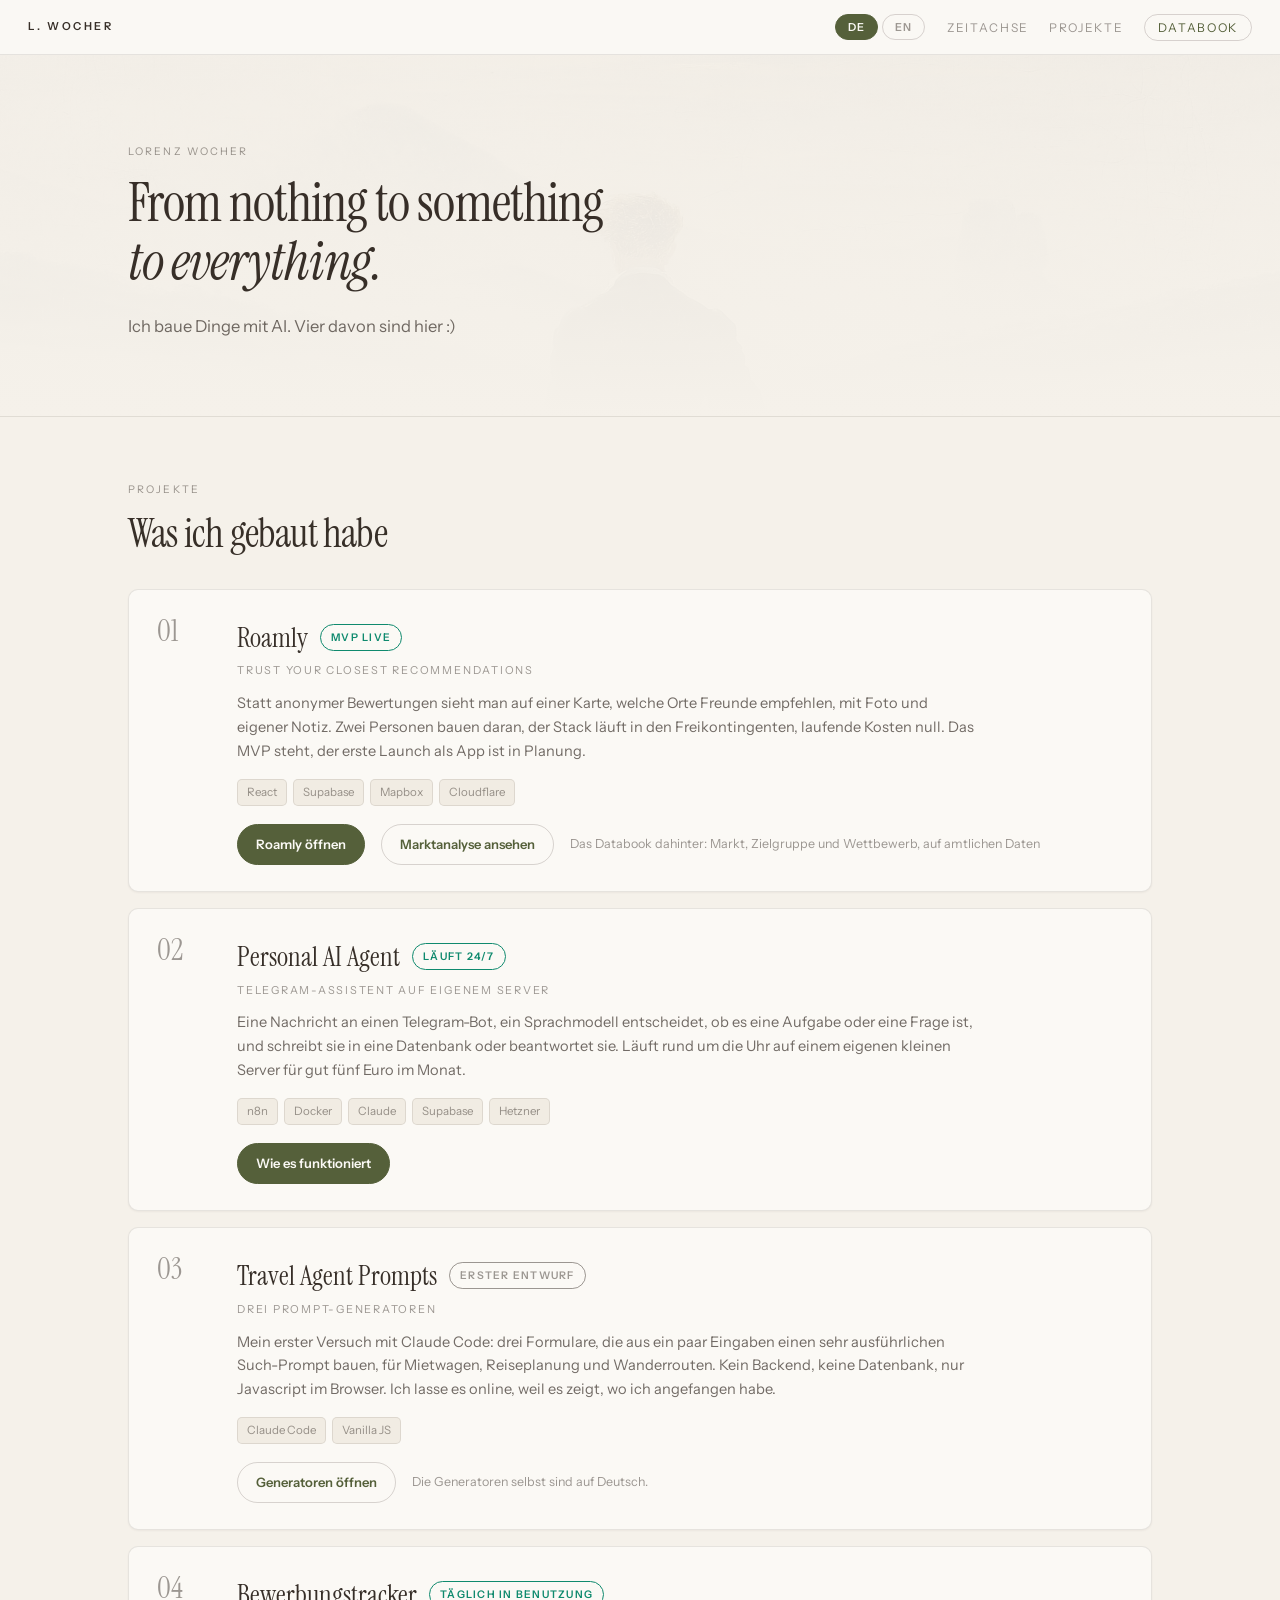
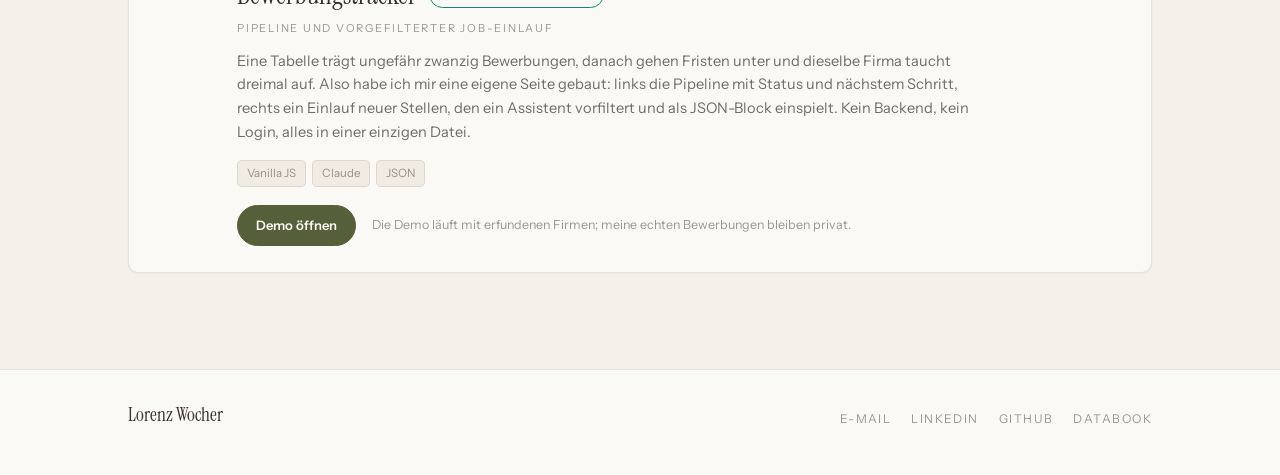
<file: projekte.html>
<!DOCTYPE html>
<html lang="de">
<head>
<meta charset="utf-8">
<meta name="viewport" content="width=device-width, initial-scale=1">
<title>Projekte · Lorenz Wocher</title>
<meta name="description" content="Lorenz Wocher — Projekte an der Schnittstelle von Produkt, Daten und KI.">
<link rel="preconnect" href="https://fonts.gstatic.com" crossorigin>
<link rel="stylesheet" href="https://fonts.googleapis.com/css2?family=Instrument+Serif:ital@0;1&family=Instrument+Sans:wght@400;500;600&display=swap">
<link rel="stylesheet" href="style.css">
</head>
<body>

<nav class="topnav">
  <a class="logo" href="index.html">L.&nbsp;Wocher</a>
  <div class="navright">
    <div class="lang" id="lang">
      <button data-lng="de" aria-pressed="true">DE</button>
      <button data-lng="en" aria-pressed="false">EN</button>
    </div>
    <ul class="navlinks">
      <li><a href="index.html" data-i18n="nav.timeline">Zeitachse</a></li>
      <li><a href="#projects" data-i18n="nav.projects">Projekte</a></li>
      <li><a class="ghost" href="databook.html" data-db data-i18n="nav.databook">Databook</a></li>
    </ul>
  </div>
</nav>

<header class="hero">
  <div class="hero-bg" aria-hidden="true"></div>
  <div class="hero-inner">
    <p class="eyebrow" data-i18n="hero.eyebrow">Lorenz Wocher</p>
    <h1 data-i18n="hero.h">From nothing to something<br><em>to everything.</em></h1>
    <p class="hero-line" data-i18n="hero.line">Ich baue Dinge mit AI. Vier davon sind hier :)</p>
  </div>
</header>

<main>
<section id="projects" class="wrap">
  <p class="eyebrow" data-i18n="proj.eyebrow">Projekte</p>
  <h2 class="sect" data-i18n="proj.h">Was ich gebaut habe</h2>

  <article class="proj" id="p1">
    <div class="proj-n">01</div>
    <div class="proj-body">
      <div class="proj-head">
        <h3>Roamly</h3>
        <span class="badge live" data-i18n="badge.live">MVP live</span>
      </div>
      <p class="proj-sub" data-i18n="p1.sub">Trust your closest recommendations</p>
      <p class="proj-txt" data-i18n="p1.txt">Statt anonymer Bewertungen sieht man auf einer Karte, welche Orte Freunde empfehlen, mit Foto und eigener Notiz. Zwei Personen bauen daran, der Stack läuft in den Freikontingenten, laufende Kosten null. Das MVP steht, der erste Launch als App ist in Planung.</p>
      <div class="tags"><span>React</span><span>Supabase</span><span>Mapbox</span><span>Cloudflare</span></div>
      <div class="proj-links">
        <a class="btn" href="https://roamly-d0g.pages.dev" rel="noopener" data-i18n="p1.link0">Roamly öffnen</a>
        <a class="btn ghost" href="databook.html" data-db data-i18n="p1.link1">Marktanalyse ansehen</a>
        <span class="hint" data-i18n="p1.hint">Das Databook dahinter: Markt, Zielgruppe und Wettbewerb, auf amtlichen Daten</span>
      </div>
    </div>
  </article>

  <article class="proj" id="p2">
    <div class="proj-n">02</div>
    <div class="proj-body">
      <div class="proj-head">
        <h3 data-i18n="p2.h">Personal AI Agent</h3>
        <span class="badge live" data-i18n="badge.live24">Läuft 24/7</span>
      </div>
      <p class="proj-sub" data-i18n="p2.sub">Telegram-Assistent auf eigenem Server</p>
      <p class="proj-txt" data-i18n="p2.txt">Eine Nachricht an einen Telegram-Bot, ein Sprachmodell entscheidet, ob es eine Aufgabe oder eine Frage ist, und schreibt sie in eine Datenbank oder beantwortet sie. Läuft rund um die Uhr auf einem eigenen kleinen Server für gut fünf Euro im Monat.</p>
      <div class="tags"><span>n8n</span><span>Docker</span><span>Claude</span><span>Supabase</span><span>Hetzner</span></div>
      <div class="proj-links">
        <a class="btn" href="agent.html" data-i18n="p2.link1">Wie es funktioniert</a>
      </div>
    </div>
  </article>

  <article class="proj" id="p3">
    <div class="proj-n">03</div>
    <div class="proj-body">
      <div class="proj-head">
        <h3 data-i18n="p3.h">Travel Agent Prompts</h3>
        <span class="badge draft" data-i18n="badge.draft">Erster Entwurf</span>
      </div>
      <p class="proj-sub" data-i18n="p3.sub">Drei Prompt-Generatoren</p>
      <p class="proj-txt" data-i18n="p3.txt">Mein erster Versuch mit Claude Code: drei Formulare, die aus ein paar Eingaben einen sehr ausführlichen Such-Prompt bauen, für Mietwagen, Reiseplanung und Wanderrouten. Kein Backend, keine Datenbank, nur Javascript im Browser. Ich lasse es online, weil es zeigt, wo ich angefangen habe.</p>
      <div class="tags"><span>Claude Code</span><span>Vanilla JS</span></div>
      <div class="proj-links">
        <a class="btn ghost" href="agents.html" data-i18n="p3.link1">Generatoren öffnen</a>
        <span class="hint" data-i18n="p3.note">Die Generatoren selbst sind auf Deutsch.</span>
      </div>
    </div>
  </article>

  <article class="proj" id="p4">
    <div class="proj-n">04</div>
    <div class="proj-body">
      <div class="proj-head">
        <h3 data-i18n="p4.h">Bewerbungstracker</h3>
        <span class="badge live" data-i18n="badge.daily">Täglich in Benutzung</span>
      </div>
      <p class="proj-sub" data-i18n="p4.sub">Pipeline und vorgefilterter Job-Einlauf</p>
      <p class="proj-txt" data-i18n="p4.txt">Eine Tabelle trägt ungefähr zwanzig Bewerbungen, danach gehen Fristen unter und dieselbe Firma taucht dreimal auf. Also habe ich mir eine eigene Seite gebaut: links die Pipeline mit Status und nächstem Schritt, rechts ein Einlauf neuer Stellen, den ein Assistent vorfiltert und als JSON-Block einspielt. Kein Backend, kein Login, alles in einer einzigen Datei.</p>
      <div class="tags"><span>Vanilla JS</span><span>Claude</span><span>JSON</span></div>
      <div class="proj-links">
        <a class="btn" href="bewerbungstracker-demo.html" data-i18n="p4.link1">Demo öffnen</a>
        <span class="hint" data-i18n="p4.hint">Die Demo läuft mit erfundenen Firmen; meine echten Bewerbungen bleiben privat.</span>
      </div>
    </div>
  </article>
</section>
</main>

<footer class="foot">
  <div class="wrap footgrid">
    <div>
      <p class="footname">Lorenz Wocher</p>
    </div>
    <ul class="footlinks">
      <li><a href="mailto:lorenz.wocher@gmail.com">E-Mail</a></li>
      <li><a href="https://www.linkedin.com/in/lorenz-wocher-498263200/" rel="noopener">LinkedIn</a></li>
      <li><a href="https://github.com/lorenzwocher-cyber" rel="noopener">GitHub</a></li>
      <li><a href="databook.html" data-db data-i18n="nav.databook">Databook</a></li>
    </ul>
  </div>
</footer>

<script src="site.js"></script>
<script>
SITE.dict.en = {
 'nav.projects':'Projects','nav.databook':'Databook','nav.timeline':'Timeline',
 'hero.eyebrow':'Lorenz Wocher',
 'hero.h':'From nothing to something<br><em>to everything.</em>',
 'hero.line':'I build things with AI. Four of them are here :)',
 'proj.eyebrow':'Projects','proj.h':'What I have built',
 'badge.live':'MVP live','badge.live24':'Running 24/7','badge.draft':'First draft',
 'p1.sub':'Trust your closest recommendations',
 'p1.txt':'Instead of anonymous reviews you see on a map which places your friends recommend, with a photo and a personal note. Two people build it, the stack sits inside the free tiers, running costs are zero. The MVP is done and a first app launch is being planned.',
 'p1.link0':'Open Roamly','p1.link1':'See the market analysis',
 'p1.hint':'The databook behind it: market, audience and competition, built on official statistics',
 'p2.h':'Personal AI Agent','p2.sub':'Telegram assistant on my own server',
 'p2.txt':'A message to a Telegram bot, a language model decides whether it is a task or a question, and either writes it to a database or answers it. It runs around the clock on a small server of my own for just over five euros a month.',
 'p2.link1':'How it works',
 'p3.h':'Travel agent prompts','p3.sub':'Three prompt generators',
 'p3.txt':'My first attempt with Claude Code: three forms that turn a handful of inputs into a very detailed search prompt, for rental cars, trip planning and hiking routes. No backend, no database, just JavaScript in the browser. I keep it online because it shows where I started.',
 'p3.link1':'Open the generators','p3.note':'The generators themselves are in German.',
 'badge.daily':'In daily use',
 'p4.h':'Application tracker','p4.sub':'Pipeline and a pre-filtered job inbox',
 'p4.txt':'A spreadsheet carries about twenty applications. After that deadlines slip through and the same company shows up three times. So I built myself a page: on one side the pipeline with status and next step, on the other an inbox of new roles that an assistant pre-filters and hands over as a JSON block. No backend, no login, all in a single file.',
 'p4.link1':'Open the demo',
 'p4.hint':'The demo runs on invented companies; my real applications stay private. The tracker itself is in German.'
};
SITE.init();
</script>
</body>
</html>
</file>
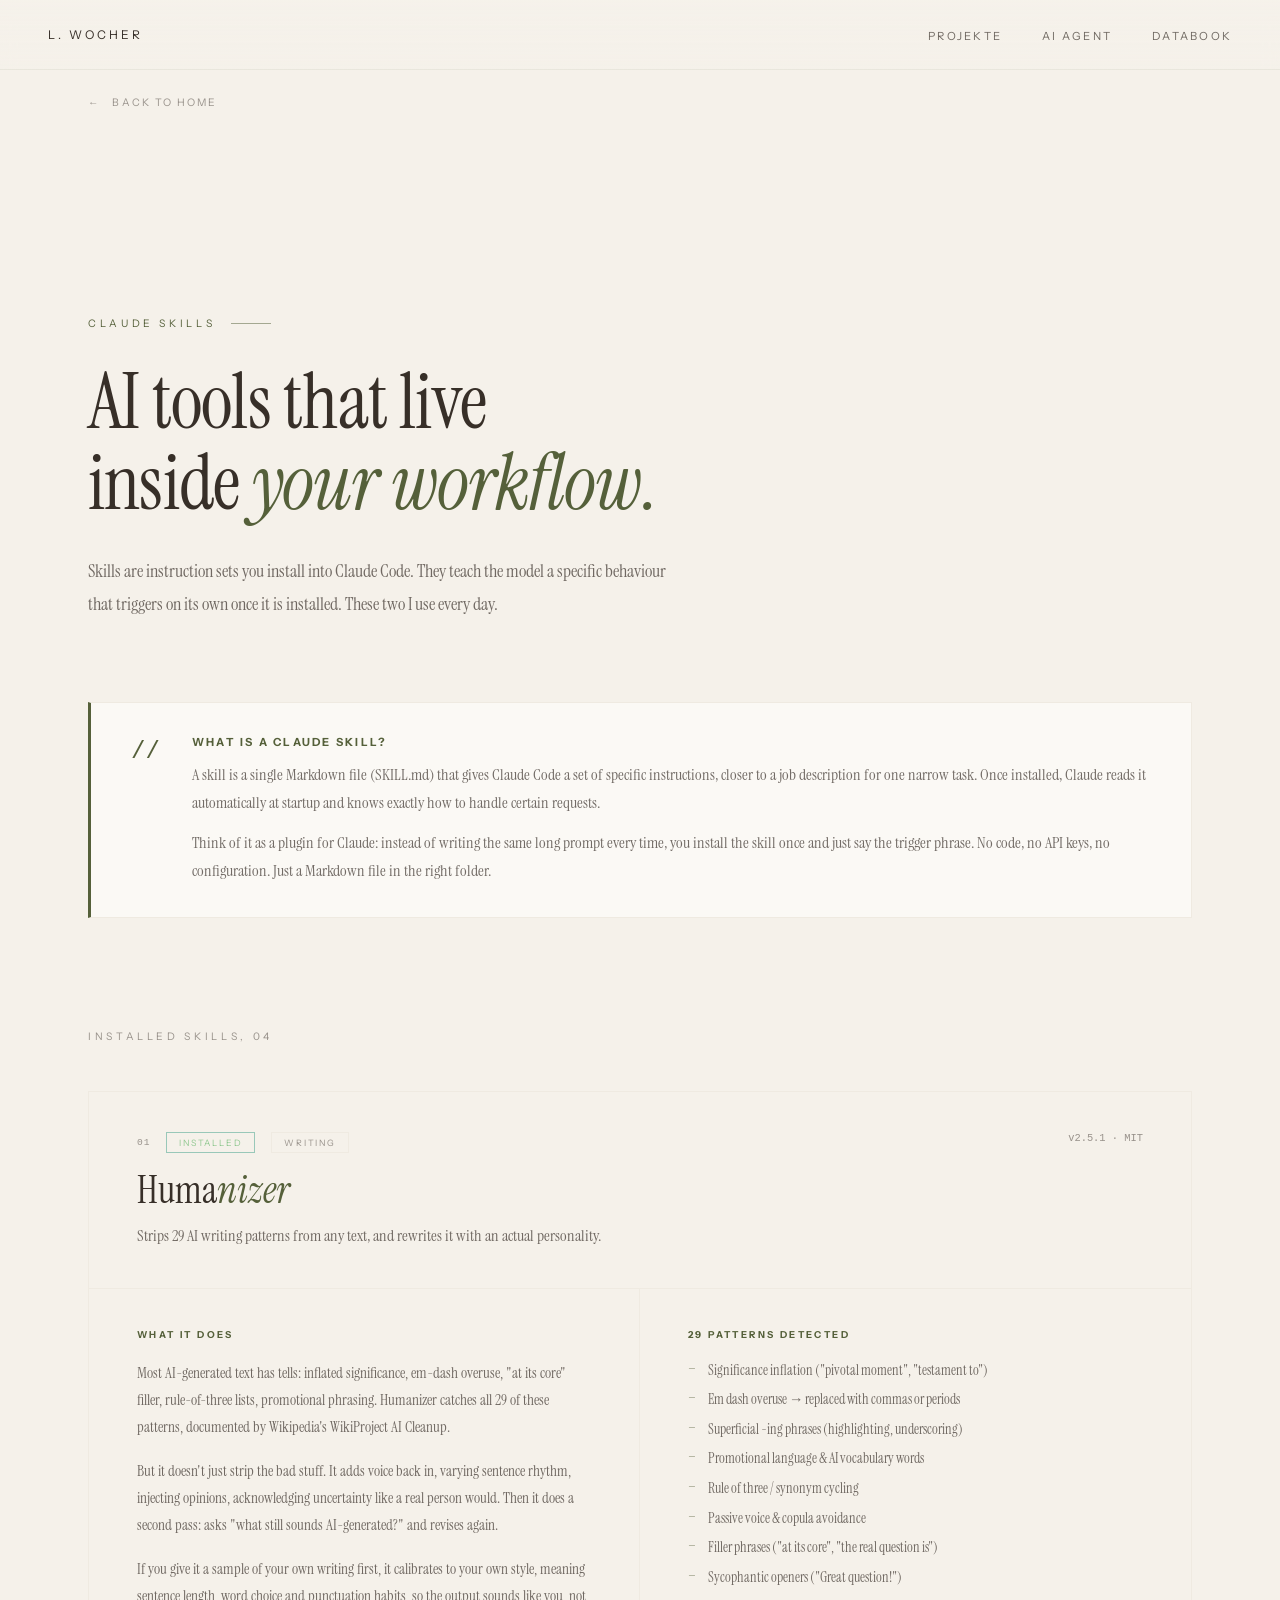
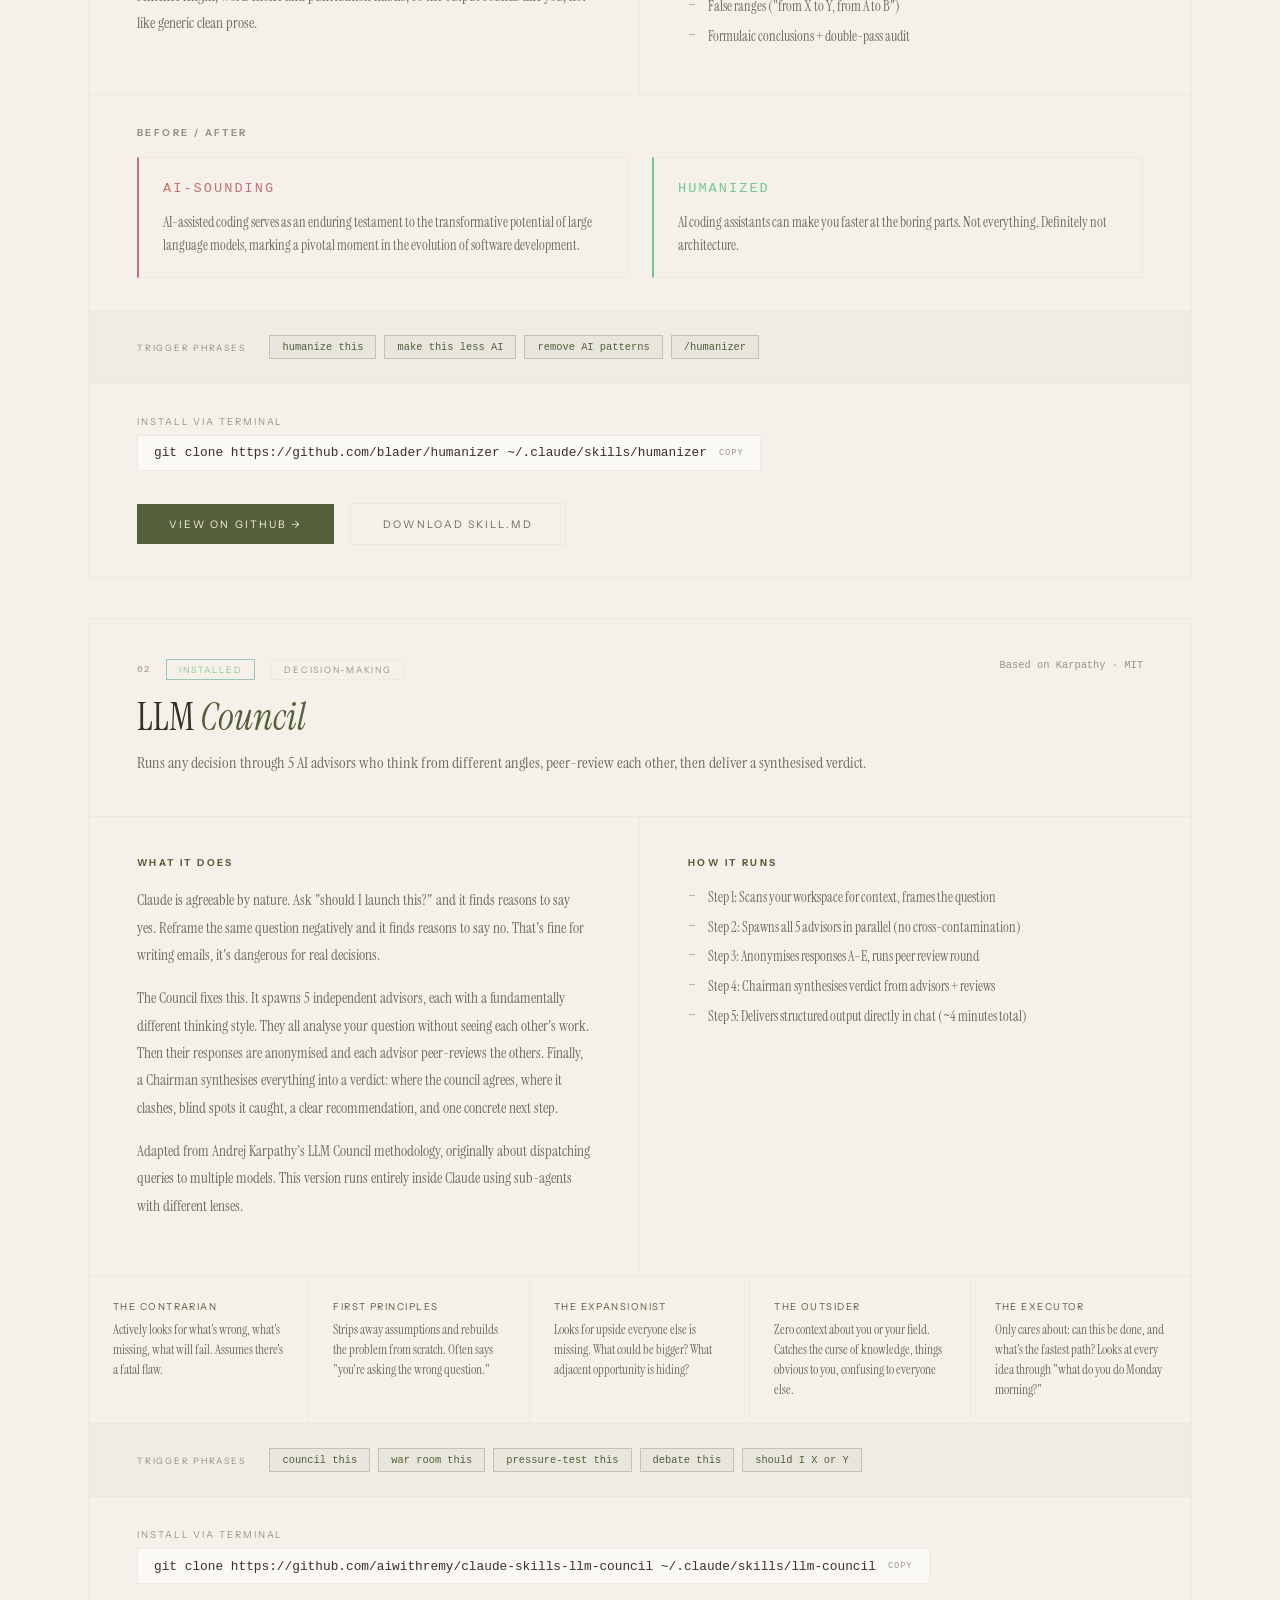
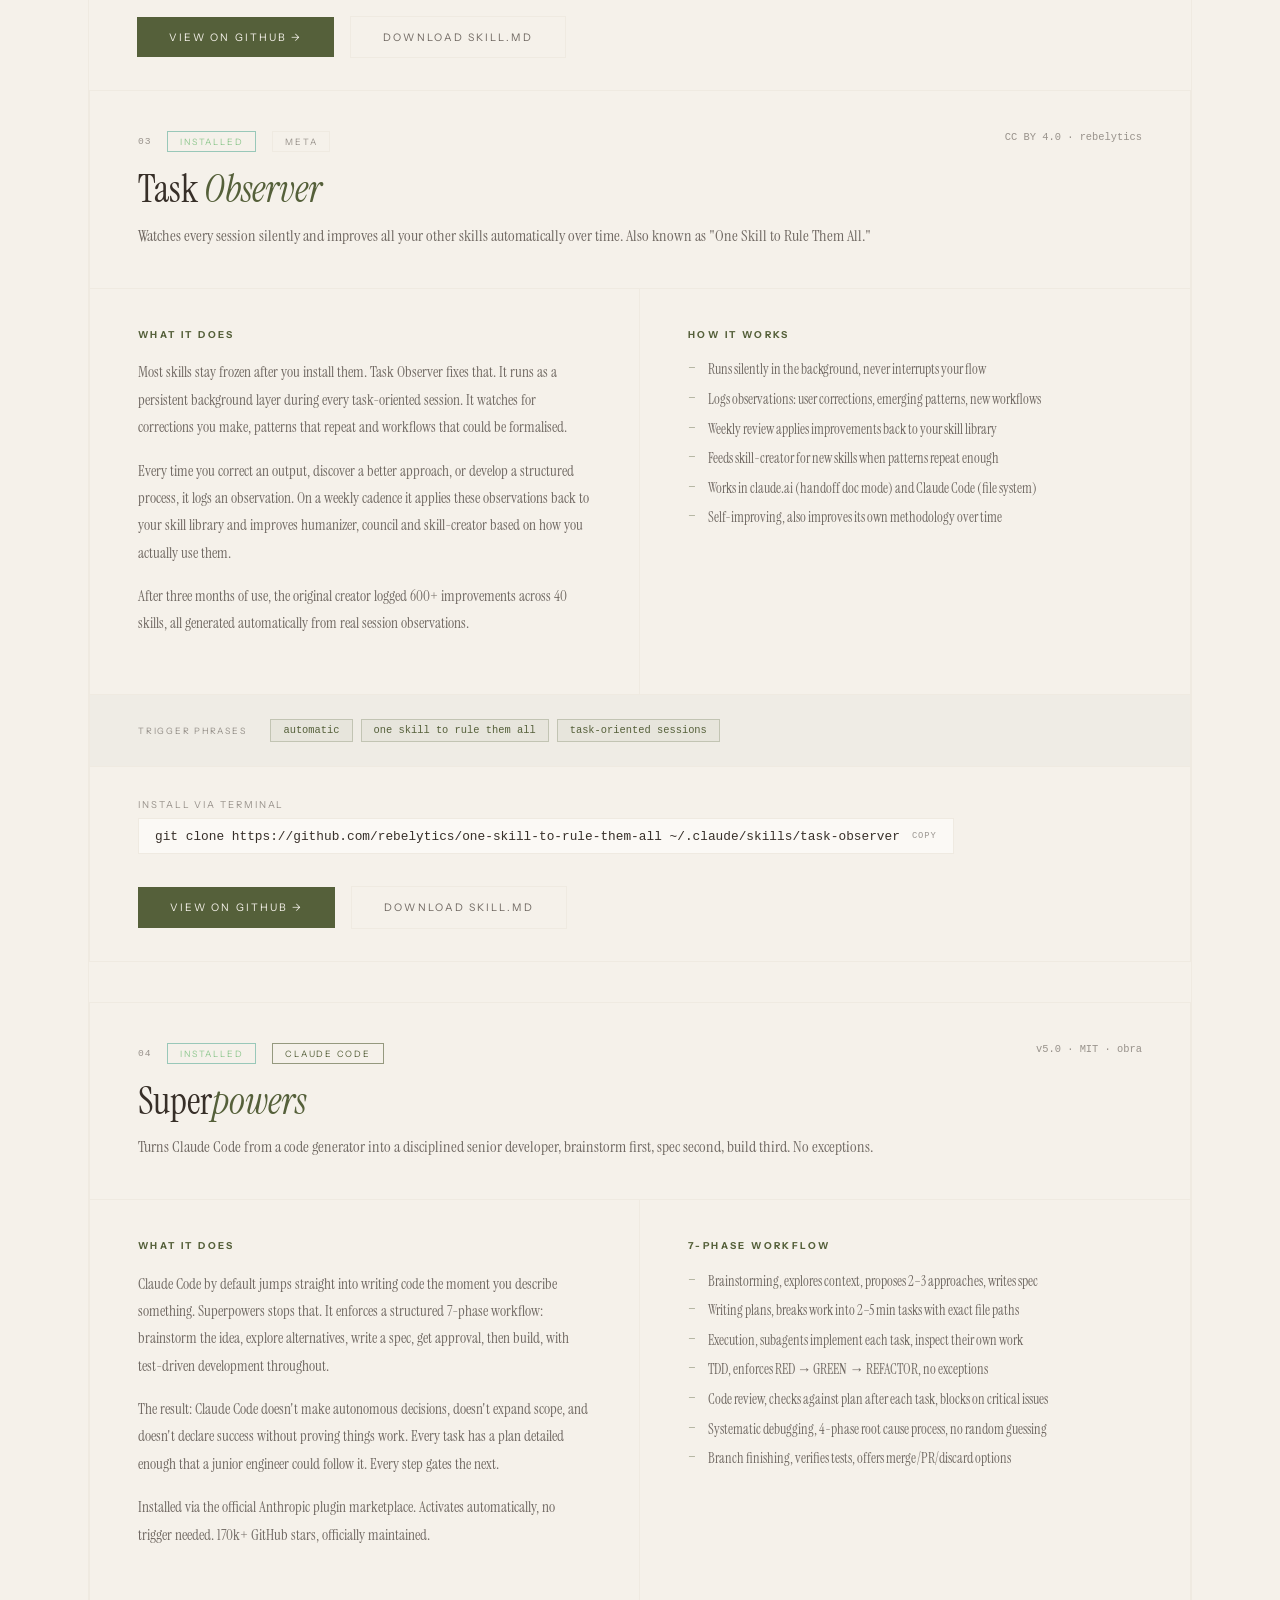
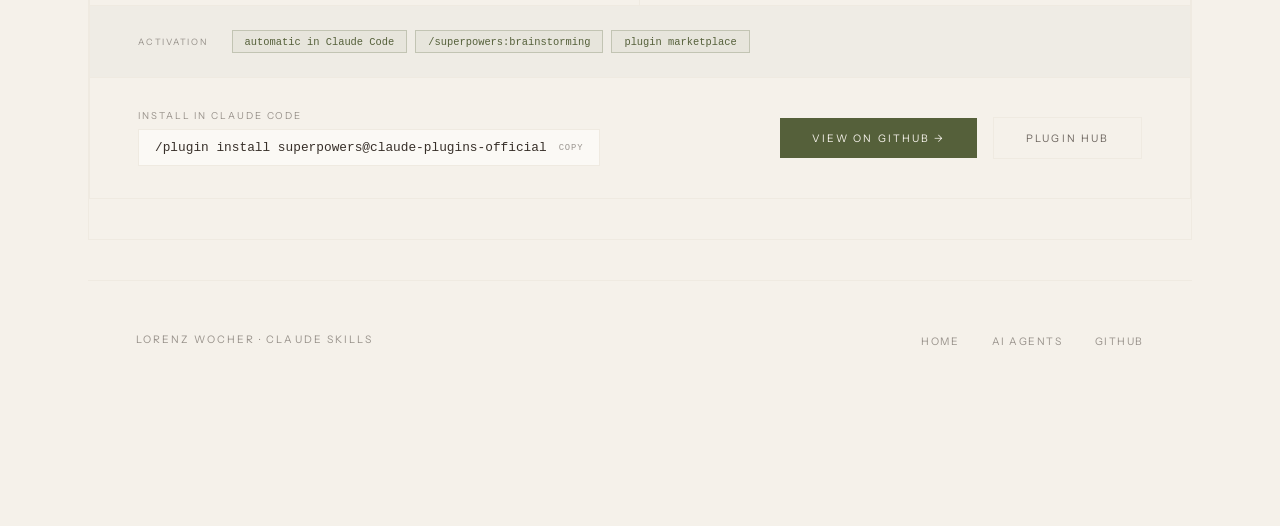
<file: skills.html>
<!DOCTYPE html>
<html lang="en">
<head>
<meta charset="UTF-8">
<meta name="viewport" content="width=device-width, initial-scale=1.0">
<title>Claude Skills, Lorenz Wocher</title>
<link rel="preconnect" href="https://fonts.gstatic.com" crossorigin>
<link href="https://fonts.googleapis.com/css2?family=Instrument+Serif:ital@0;1&family=Instrument+Sans:wght@400;500;600&display=swap" rel="stylesheet">
<style>
  *, *::before, *::after { margin: 0; padding: 0; box-sizing: border-box; }

  :root {
    /* Helle Palette, identisch mit databook.html und style.css.
       Die Variablennamen bleiben, damit der restliche Seitencode unveraendert gilt. */
    --cream: rgba(43,34,28,.94);      /* Haupttext */
    --fog:   rgba(43,34,28,.66);      /* Nebentext */
    --dark:  #F5F1EA;                 /* Seitenhintergrund */
    --deep:  #FBF9F5;                 /* Karten */
    --mid:   #EFEAE1;                 /* erhoehte Flaechen, Rahmen */
    --accent:#55603A;                 /* Akzent */
    --muted: rgba(43,34,28,.46);
    --green: #0F8A6E;
    --serif: 'Instrument Serif', Georgia, serif;
    --sans:  'Instrument Sans', -apple-system, system-ui, sans-serif;
    --mono:  ui-monospace, SFMono-Regular, Menlo, monospace;
  }

  html { scroll-behavior: smooth; }

  body {
    background: var(--dark);
    color: var(--cream);
    font-family: var(--serif);
    overflow-x: hidden;
    min-height: 100vh;
  }

  /* ── NAV ── */
  nav {
    position: fixed;
    top: 0; left: 0; right: 0;
    z-index: 100;
    display: flex;
    justify-content: space-between;
    align-items: center;
    padding: 1.5rem 3rem;
    background: linear-gradient(to bottom, rgba(245,241,234,0.95) 0%, rgba(245,241,234,0.6) 100%);
    backdrop-filter: blur(8px);
    border-bottom: 1px solid rgba(85,96,58,0.08);
  }

  .nav-logo {
    font-family: var(--sans);
    font-size: 0.75rem;
    letter-spacing: 0.25em;
    text-transform: uppercase;
    color: var(--cream);
    text-decoration: none;
  }

  .nav-links {
    display: flex;
    gap: 2.5rem;
    list-style: none;
  }

  .nav-links a {
    font-family: var(--sans);
    font-size: 0.7rem;
    letter-spacing: 0.2em;
    text-transform: uppercase;
    color: var(--fog);
    text-decoration: none;
    transition: color 0.3s;
  }

  .nav-links a:hover,
  .nav-links a.active { color: var(--accent); }

  /* ── HERO ── */
  .hero {
    padding: 10rem 3rem 5rem;
    max-width: 1200px;
    margin: 0 auto;
    position: relative;
  }

  .hero-eyebrow {
    font-family: var(--sans);
    font-size: 0.65rem;
    letter-spacing: 0.35em;
    text-transform: uppercase;
    color: var(--accent);
    margin-bottom: 2rem;
    display: flex;
    align-items: center;
    gap: 1rem;
  }

  .hero-eyebrow::after {
    content: '';
    display: block;
    width: 40px;
    height: 1px;
    background: var(--accent);
    opacity: 0.5;
  }

  .hero-title {
    font-family: var(--serif);
    font-size: clamp(3rem, 6vw, 5.5rem);
    font-weight: 300;
    line-height: 1.05;
    letter-spacing: -0.01em;
    margin-bottom: 2rem;
  }

  .hero-title em {
    font-style: italic;
    color: var(--accent);
  }

  .hero-desc {
    font-family: var(--serif);
    font-size: 1.15rem;
    font-weight: 300;
    color: var(--fog);
    line-height: 1.8;
    max-width: 600px;
  }

  /* ── WHAT IS A SKILL ── */
  .explainer {
    max-width: 1200px;
    margin: 0 auto;
    padding: 0 3rem 5rem;
  }

  .explainer-box {
    background: var(--deep);
    border: 1px solid var(--mid);
    border-left: 3px solid var(--accent);
    padding: 2rem 2.5rem;
    display: grid;
    grid-template-columns: auto 1fr;
    gap: 2rem;
    align-items: start;
  }

  .explainer-icon {
    font-family: var(--mono);
    font-size: 1.5rem;
    color: var(--accent);
    margin-top: 0.2rem;
  }

  .explainer-text h3 {
    font-family: var(--sans);
    font-size: 0.7rem;
    letter-spacing: 0.2em;
    text-transform: uppercase;
    color: var(--accent);
    margin-bottom: 0.75rem;
  }

  .explainer-text p {
    font-size: 1rem;
    color: var(--fog);
    line-height: 1.75;
    font-weight: 300;
  }

  .explainer-text p + p {
    margin-top: 0.75rem;
  }

  /* ── SKILLS GRID ── */
  .skills-section {
    max-width: 1200px;
    margin: 0 auto;
    padding: 2rem 3rem 8rem;
  }

  .section-label {
    font-family: var(--sans);
    font-size: 0.65rem;
    letter-spacing: 0.35em;
    text-transform: uppercase;
    color: var(--muted);
    margin-bottom: 3rem;
  }

  .skill-card {
    border: 1px solid var(--mid);
    margin-bottom: 2.5rem;
    transition: border-color 0.4s;
    position: relative;
    overflow: hidden;
  }

  .skill-card:hover {
    border-color: rgba(85,96,58,0.4);
  }

  .skill-card::before {
    content: '';
    position: absolute;
    top: 0; left: 0; right: 0;
    height: 2px;
    background: linear-gradient(90deg, var(--accent) 0%, transparent 60%);
    opacity: 0;
    transition: opacity 0.4s;
  }

  .skill-card:hover::before { opacity: 1; }

  .skill-header {
    padding: 2.5rem 3rem;
    display: grid;
    grid-template-columns: 1fr auto;
    gap: 2rem;
    align-items: start;
    border-bottom: 1px solid var(--mid);
  }

  .skill-meta {
    display: flex;
    align-items: center;
    gap: 1rem;
    margin-bottom: 1rem;
  }

  .skill-number {
    font-family: var(--mono);
    font-size: 0.6rem;
    color: var(--muted);
    letter-spacing: 0.1em;
  }

  .skill-tag {
    font-family: var(--sans);
    font-size: 0.55rem;
    letter-spacing: 0.2em;
    text-transform: uppercase;
    padding: 0.25rem 0.75rem;
    border: 1px solid var(--mid);
    color: var(--muted);
  }

  .skill-tag.live {
    border-color: rgba(15,138,110,0.4);
    color: #90c890;
  }

  .skill-name {
    font-size: clamp(1.8rem, 3vw, 2.8rem);
    font-weight: 300;
    line-height: 1.1;
    margin-bottom: 0.75rem;
  }

  .skill-name em {
    font-style: italic;
    color: var(--accent);
  }

  .skill-tagline {
    font-size: 1rem;
    color: var(--fog);
    font-weight: 300;
    line-height: 1.6;
  }

  .skill-version {
    font-family: var(--mono);
    font-size: 0.65rem;
    color: var(--muted);
    text-align: right;
    white-space: nowrap;
  }

  /* ── SKILL BODY ── */
  .skill-body {
    display: grid;
    grid-template-columns: 1fr 1fr;
    gap: 0;
  }

  .skill-description {
    padding: 2.5rem 3rem;
    border-right: 1px solid var(--mid);
  }

  .skill-description h4 {
    font-family: var(--sans);
    font-size: 0.6rem;
    letter-spacing: 0.25em;
    text-transform: uppercase;
    color: var(--accent);
    margin-bottom: 1.2rem;
  }

  .skill-description p {
    font-size: 0.95rem;
    color: var(--fog);
    line-height: 1.8;
    font-weight: 300;
    margin-bottom: 1rem;
  }

  /* ── PATTERNS / ADVISORS ── */
  .skill-features {
    padding: 2.5rem 3rem;
  }

  .skill-features h4 {
    font-family: var(--sans);
    font-size: 0.6rem;
    letter-spacing: 0.25em;
    text-transform: uppercase;
    color: var(--accent);
    margin-bottom: 1.2rem;
  }

  .feature-list {
    list-style: none;
    display: flex;
    flex-direction: column;
    gap: 0.5rem;
  }

  .feature-list li {
    font-size: 0.9rem;
    color: var(--fog);
    font-weight: 300;
    padding-left: 1.25rem;
    position: relative;
    line-height: 1.5;
  }

  .feature-list li::before {
    content: '—';
    position: absolute;
    left: 0;
    color: var(--accent);
    font-size: 0.7rem;
  }

  /* ── TRIGGER WORDS ── */
  .triggers {
    padding: 1.5rem 3rem;
    border-top: 1px solid var(--mid);
    background: rgba(85,96,58,0.03);
    display: flex;
    gap: 1.5rem;
    align-items: center;
    flex-wrap: wrap;
  }

  .triggers-label {
    font-family: var(--sans);
    font-size: 0.55rem;
    letter-spacing: 0.2em;
    text-transform: uppercase;
    color: var(--muted);
    white-space: nowrap;
  }

  .trigger-chips {
    display: flex;
    flex-wrap: wrap;
    gap: 0.5rem;
  }

  .chip {
    font-family: var(--mono);
    font-size: 0.65rem;
    padding: 0.3rem 0.75rem;
    border: 1px solid rgba(85,96,58,0.25);
    color: var(--accent);
    background: rgba(85,96,58,0.05);
    white-space: nowrap;
  }

  /* ── EXAMPLE ── */
  .skill-example {
    padding: 2rem 3rem;
    border-top: 1px solid var(--mid);
  }

  .skill-example h4 {
    font-family: var(--sans);
    font-size: 0.6rem;
    letter-spacing: 0.25em;
    text-transform: uppercase;
    color: var(--muted);
    margin-bottom: 1.2rem;
  }

  .example-before-after {
    display: grid;
    grid-template-columns: 1fr 1fr;
    gap: 1.5rem;
  }

  .example-block {
    padding: 1.25rem 1.5rem;
    border: 1px solid var(--mid);
  }

  .example-block.before { border-left: 2px solid #c87070; }
  .example-block.after  { border-left: 2px solid #70c890; }

  .example-label {
    font-family: var(--mono);
    font-size: 0.55rem;
    letter-spacing: 0.15em;
    text-transform: uppercase;
    color: var(--muted);
    margin-bottom: 0.75rem;
  }

  .example-block.before .example-label { color: #c87070; }
  .example-block.after  .example-label { color: #70c890; }

  .example-block p {
    font-size: 0.85rem;
    color: var(--fog);
    line-height: 1.65;
    font-weight: 300;
  }

  /* ── CTA / INSTALL ── */
  .skill-install {
    padding: 2rem 3rem;
    border-top: 1px solid var(--mid);
    display: flex;
    align-items: center;
    justify-content: space-between;
    gap: 2rem;
    flex-wrap: wrap;
  }

  .install-info {
    display: flex;
    flex-direction: column;
    gap: 0.5rem;
  }

  .install-label {
    font-family: var(--sans);
    font-size: 0.6rem;
    letter-spacing: 0.2em;
    text-transform: uppercase;
    color: var(--muted);
  }

  .install-command {
    font-family: var(--mono);
    font-size: 0.8rem;
    color: var(--cream);
    background: var(--deep);
    padding: 0.6rem 1rem;
    border: 1px solid var(--mid);
    cursor: pointer;
    transition: border-color 0.3s;
    display: flex;
    align-items: center;
    gap: 0.75rem;
    position: relative;
  }

  .install-command:hover { border-color: var(--accent); }

  .copy-hint {
    font-size: 0.55rem;
    letter-spacing: 0.1em;
    text-transform: uppercase;
    color: var(--muted);
    transition: color 0.2s;
  }

  .install-command:hover .copy-hint { color: var(--accent); }

  .install-buttons {
    display: flex;
    gap: 1rem;
    align-items: center;
  }

  .btn-primary {
    font-family: var(--sans);
    font-size: 0.65rem;
    letter-spacing: 0.2em;
    text-transform: uppercase;
    padding: 0.85rem 2rem;
    background: var(--accent);
    color: var(--dark);
    text-decoration: none;
    border: none;
    cursor: pointer;
    transition: opacity 0.2s, transform 0.2s;
    display: inline-block;
  }

  .btn-primary:hover { opacity: 0.85; transform: translateY(-1px); }

  .btn-ghost {
    font-family: var(--sans);
    font-size: 0.65rem;
    letter-spacing: 0.2em;
    text-transform: uppercase;
    padding: 0.85rem 2rem;
    background: transparent;
    color: var(--fog);
    text-decoration: none;
    border: 1px solid var(--mid);
    cursor: pointer;
    transition: border-color 0.3s, color 0.3s;
    display: inline-block;
  }

  .btn-ghost:hover { border-color: var(--accent); color: var(--cream); }

  /* ── COUNCIL ADVISORS ── */
  .advisors-grid {
    display: grid;
    grid-template-columns: repeat(5, 1fr);
    gap: 0;
    border-top: 1px solid var(--mid);
  }

  .advisor-cell {
    padding: 1.5rem;
    border-right: 1px solid var(--mid);
  }

  .advisor-cell:last-child { border-right: none; }

  .advisor-name {
    font-family: var(--sans);
    font-size: 0.6rem;
    letter-spacing: 0.15em;
    text-transform: uppercase;
    color: var(--accent);
    margin-bottom: 0.5rem;
  }

  .advisor-desc {
    font-size: 0.8rem;
    color: var(--fog);
    font-weight: 300;
    line-height: 1.55;
  }

  /* ── BACK LINK ── */
  .back-nav {
    max-width: 1200px;
    margin: 0 auto;
    padding: 6rem 3rem 3rem;
    display: flex;
    align-items: center;
    gap: 3rem;
  }

  .back-link {
    font-family: var(--sans);
    font-size: 0.65rem;
    letter-spacing: 0.2em;
    text-transform: uppercase;
    color: var(--muted);
    text-decoration: none;
    display: flex;
    align-items: center;
    gap: 0.75rem;
    transition: color 0.3s;
  }

  .back-link::before {
    content: '←';
    font-family: serif;
  }

  .back-link:hover { color: var(--accent); }

  .page-title-area {
    flex: 1;
  }

  /* ── FOOTER ── */
  footer {
    border-top: 1px solid var(--mid);
    padding: 3rem;
    max-width: 1200px;
    margin: 0 auto;
    display: flex;
    justify-content: space-between;
    align-items: center;
  }

  .footer-left {
    font-family: var(--sans);
    font-size: 0.65rem;
    letter-spacing: 0.2em;
    text-transform: uppercase;
    color: var(--muted);
  }

  .footer-links {
    display: flex;
    gap: 2rem;
    list-style: none;
  }

  .footer-links a {
    font-family: var(--sans);
    font-size: 0.65rem;
    letter-spacing: 0.15em;
    text-transform: uppercase;
    color: var(--muted);
    text-decoration: none;
    transition: color 0.3s;
  }

  .footer-links a:hover { color: var(--cream); }

  /* ── ANIMATIONS ── */
  .reveal {
    opacity: 0;
    transform: translateY(24px);
    transition: opacity 0.7s ease, transform 0.7s ease;
  }

  .reveal.visible {
    opacity: 1;
    transform: translateY(0);
  }

  /* ── COPIED TOAST ── */
  .toast {
    position: fixed;
    bottom: 2rem;
    right: 2rem;
    background: var(--accent);
    color: var(--dark);
    font-family: var(--mono);
    font-size: 0.7rem;
    letter-spacing: 0.1em;
    padding: 0.75rem 1.5rem;
    opacity: 0;
    transform: translateY(8px);
    transition: opacity 0.3s, transform 0.3s;
    pointer-events: none;
    z-index: 999;
  }

  .toast.show { opacity: 1; transform: translateY(0); }

  /* ── RESPONSIVE ── */
  @media (max-width: 900px) {
    nav { padding: 1.5rem; }
    .nav-links { display: none; }
    .hero, .explainer, .skills-section { padding-left: 1.5rem; padding-right: 1.5rem; }
    .skill-header { grid-template-columns: 1fr; }
    .skill-body { grid-template-columns: 1fr; }
    .skill-description { border-right: none; border-bottom: 1px solid var(--mid); }
    .example-before-after { grid-template-columns: 1fr; }
    .advisors-grid { grid-template-columns: 1fr 1fr; }
    .advisor-cell:nth-child(2) { border-right: none; }
    .advisor-cell:nth-child(3) { border-top: 1px solid var(--mid); }
    .advisor-cell:nth-child(4) { border-top: 1px solid var(--mid); border-right: none; }
    .advisor-cell:nth-child(5) { grid-column: 1/-1; border-top: 1px solid var(--mid); border-right: none; }
    .skill-install { flex-direction: column; align-items: flex-start; }
    .install-buttons { width: 100%; }
    footer { flex-direction: column; gap: 1.5rem; }
  }
</style>
</head>
<body>

<!-- NAV -->
<nav>
  <a href="index.html" class="nav-logo">L. Wocher</a>
  <ul class="nav-links">
<li><a href="index.html">Projekte</a></li>
<li><a href="agent.html">AI Agent</a></li>
<li><a href="databook.html#de/ov">Databook</a></li>
</ul>
</nav>

<!-- BACK + HERO -->
<div class="back-nav">
  <a href="index.html" class="back-link">Back to home</a>
</div>

<div class="hero reveal">
  <p class="hero-eyebrow">Claude Skills</p>
  <h1 class="hero-title">AI tools that live<br>inside <em>your workflow.</em></h1>
  <p class="hero-desc">Skills are instruction sets you install into Claude Code. They teach the model a specific behaviour that triggers on its own once it is installed. These two I use every day.</p>
</div>

<!-- WHAT IS A SKILL -->
<div class="explainer reveal">
  <div class="explainer-box">
    <div class="explainer-icon">//</div>
    <div class="explainer-text">
      <h3>What is a Claude Skill?</h3>
      <p>A skill is a single Markdown file (SKILL.md) that gives Claude Code a set of specific instructions, closer to a job description for one narrow task. Once installed, Claude reads it automatically at startup and knows exactly how to handle certain requests.</p>
      <p>Think of it as a plugin for Claude: instead of writing the same long prompt every time, you install the skill once and just say the trigger phrase. No code, no API keys, no configuration. Just a Markdown file in the right folder.</p>
    </div>
  </div>
</div>

<!-- SKILLS LIST -->
<div class="skills-section">
  <p class="section-label">Installed Skills, 04</p>

  <!-- ───────────────────────── HUMANIZER ───────────────────────── -->
  <div class="skill-card reveal">
    <div class="skill-header">
      <div>
        <div class="skill-meta">
          <span class="skill-number">01</span>
          <span class="skill-tag live">Installed</span>
          <span class="skill-tag">Writing</span>
        </div>
        <h2 class="skill-name">Huma<em>nizer</em></h2>
        <p class="skill-tagline">Strips 29 AI writing patterns from any text, and rewrites it with an actual personality.</p>
      </div>
      <div class="skill-version">v2.5.1 · MIT</div>
    </div>

    <div class="skill-body">
      <div class="skill-description">
        <h4>What it does</h4>
        <p>Most AI-generated text has tells: inflated significance, em-dash overuse, "at its core" filler, rule-of-three lists, promotional phrasing. Humanizer catches all 29 of these patterns, documented by Wikipedia's WikiProject AI Cleanup.</p>
        <p>But it doesn't just strip the bad stuff. It adds voice back in, varying sentence rhythm, injecting opinions, acknowledging uncertainty like a real person would. Then it does a second pass: asks "what still sounds AI-generated?" and revises again.</p>
        <p>If you give it a sample of your own writing first, it calibrates to your own style, meaning sentence length, word choice and punctuation habits, so the output sounds like you, not like generic clean prose.</p>
      </div>
      <div class="skill-features">
        <h4>29 patterns detected</h4>
        <ul class="feature-list">
          <li>Significance inflation ("pivotal moment", "testament to")</li>
          <li>Em dash overuse → replaced with commas or periods</li>
          <li>Superficial -ing phrases (highlighting, underscoring)</li>
          <li>Promotional language & AI vocabulary words</li>
          <li>Rule of three / synonym cycling</li>
          <li>Passive voice & copula avoidance</li>
          <li>Filler phrases ("at its core", "the real question is")</li>
          <li>Sycophantic openers ("Great question!")</li>
          <li>False ranges ("from X to Y, from A to B")</li>
          <li>Formulaic conclusions + double-pass audit</li>
        </ul>
      </div>
    </div>

    <!-- Example -->
    <div class="skill-example">
      <h4>Before / After</h4>
      <div class="example-before-after">
        <div class="example-block before">
          <p class="example-label">AI-sounding</p>
          <p>AI-assisted coding serves as an enduring testament to the transformative potential of large language models, marking a pivotal moment in the evolution of software development.</p>
        </div>
        <div class="example-block after">
          <p class="example-label">Humanized</p>
          <p>AI coding assistants can make you faster at the boring parts. Not everything. Definitely not architecture.</p>
        </div>
      </div>
    </div>

    <!-- Triggers -->
    <div class="triggers">
      <span class="triggers-label">Trigger phrases</span>
      <div class="trigger-chips">
        <span class="chip">humanize this</span>
        <span class="chip">make this less AI</span>
        <span class="chip">remove AI patterns</span>
        <span class="chip">/humanizer</span>
      </div>
    </div>

    <!-- Install -->
    <div class="skill-install">
      <div class="install-info">
        <span class="install-label">Install via terminal</span>
        <div class="install-command" onclick="copyCommand(this, 'git clone https://github.com/blader/humanizer ~/.claude/skills/humanizer')">
          <span>git clone https://github.com/blader/humanizer ~/.claude/skills/humanizer</span>
          <span class="copy-hint">copy</span>
        </div>
      </div>
      <div class="install-buttons">
        <a href="https://github.com/blader/humanizer" target="_blank" class="btn-primary">View on GitHub →</a>
        <a href="https://github.com/blader/humanizer/raw/main/SKILL.md" target="_blank" class="btn-ghost">Download SKILL.md</a>
      </div>
    </div>
  </div>

  <!-- ───────────────────────── LLM COUNCIL ───────────────────────── -->
  <div class="skill-card reveal">
    <div class="skill-header">
      <div>
        <div class="skill-meta">
          <span class="skill-number">02</span>
          <span class="skill-tag live">Installed</span>
          <span class="skill-tag">Decision-Making</span>
        </div>
        <h2 class="skill-name">LLM <em>Council</em></h2>
        <p class="skill-tagline">Runs any decision through 5 AI advisors who think from different angles, peer-review each other, then deliver a synthesised verdict.</p>
      </div>
      <div class="skill-version">Based on Karpathy · MIT</div>
    </div>

    <div class="skill-body">
      <div class="skill-description">
        <h4>What it does</h4>
        <p>Claude is agreeable by nature. Ask "should I launch this?" and it finds reasons to say yes. Reframe the same question negatively and it finds reasons to say no. That's fine for writing emails, it's dangerous for real decisions.</p>
        <p>The Council fixes this. It spawns 5 independent advisors, each with a fundamentally different thinking style. They all analyse your question without seeing each other's work. Then their responses are anonymised and each advisor peer-reviews the others. Finally, a Chairman synthesises everything into a verdict: where the council agrees, where it clashes, blind spots it caught, a clear recommendation, and one concrete next step.</p>
        <p>Adapted from Andrej Karpathy's LLM Council methodology, originally about dispatching queries to multiple models. This version runs entirely inside Claude using sub-agents with different lenses.</p>
      </div>
      <div class="skill-features">
        <h4>How it runs</h4>
        <ul class="feature-list">
          <li>Step 1: Scans your workspace for context, frames the question</li>
          <li>Step 2: Spawns all 5 advisors in parallel (no cross-contamination)</li>
          <li>Step 3: Anonymises responses A–E, runs peer review round</li>
          <li>Step 4: Chairman synthesises verdict from advisors + reviews</li>
          <li>Step 5: Delivers structured output directly in chat (~4 minutes total)</li>
        </ul>
      </div>
    </div>

    <!-- The 5 Advisors -->
    <div class="advisors-grid">
      <div class="advisor-cell">
        <p class="advisor-name">The Contrarian</p>
        <p class="advisor-desc">Actively looks for what's wrong, what's missing, what will fail. Assumes there's a fatal flaw.</p>
      </div>
      <div class="advisor-cell">
        <p class="advisor-name">First Principles</p>
        <p class="advisor-desc">Strips away assumptions and rebuilds the problem from scratch. Often says "you're asking the wrong question."</p>
      </div>
      <div class="advisor-cell">
        <p class="advisor-name">The Expansionist</p>
        <p class="advisor-desc">Looks for upside everyone else is missing. What could be bigger? What adjacent opportunity is hiding?</p>
      </div>
      <div class="advisor-cell">
        <p class="advisor-name">The Outsider</p>
        <p class="advisor-desc">Zero context about you or your field. Catches the curse of knowledge, things obvious to you, confusing to everyone else.</p>
      </div>
      <div class="advisor-cell">
        <p class="advisor-name">The Executor</p>
        <p class="advisor-desc">Only cares about: can this be done, and what's the fastest path? Looks at every idea through "what do you do Monday morning?"</p>
      </div>
    </div>

    <!-- Triggers -->
    <div class="triggers">
      <span class="triggers-label">Trigger phrases</span>
      <div class="trigger-chips">
        <span class="chip">council this</span>
        <span class="chip">war room this</span>
        <span class="chip">pressure-test this</span>
        <span class="chip">debate this</span>
        <span class="chip">should I X or Y</span>
      </div>
    </div>

    <!-- Install -->
    <div class="skill-install">
      <div class="install-info">
        <span class="install-label">Install via terminal</span>
        <div class="install-command" onclick="copyCommand(this, 'git clone https://github.com/aiwithremy/claude-skills-llm-council ~/.claude/skills/llm-council')">
          <span>git clone https://github.com/aiwithremy/claude-skills-llm-council ~/.claude/skills/llm-council</span>
          <span class="copy-hint">copy</span>
        </div>
      </div>
      <div class="install-buttons">
        <a href="https://github.com/aiwithremy/claude-skills-llm-council" target="_blank" class="btn-primary">View on GitHub →</a>
        <a href="https://github.com/aiwithremy/claude-skills-llm-council/raw/main/SKILL.md" target="_blank" class="btn-ghost">Download SKILL.md</a>
      </div>
    </div>
  <!-- ───────────────────────── TASK-OBSERVER ───────────────────────── -->
  <div class="skill-card reveal">
    <div class="skill-header">
      <div>
        <div class="skill-meta">
          <span class="skill-number">03</span>
          <span class="skill-tag live">Installed</span>
          <span class="skill-tag">Meta</span>
        </div>
        <h2 class="skill-name">Task <em>Observer</em></h2>
        <p class="skill-tagline">Watches every session silently and improves all your other skills automatically over time. Also known as "One Skill to Rule Them All."</p>
      </div>
      <div class="skill-version">CC BY 4.0 · rebelytics</div>
    </div>

    <div class="skill-body">
      <div class="skill-description">
        <h4>What it does</h4>
        <p>Most skills stay frozen after you install them. Task Observer fixes that. It runs as a persistent background layer during every task-oriented session. It watches for corrections you make, patterns that repeat and workflows that could be formalised.</p>
        <p>Every time you correct an output, discover a better approach, or develop a structured process, it logs an observation. On a weekly cadence it applies these observations back to your skill library and improves humanizer, council and skill-creator based on how you actually use them.</p>
        <p>After three months of use, the original creator logged 600+ improvements across 40 skills, all generated automatically from real session observations.</p>
      </div>
      <div class="skill-features">
        <h4>How it works</h4>
        <ul class="feature-list">
          <li>Runs silently in the background, never interrupts your flow</li>
          <li>Logs observations: user corrections, emerging patterns, new workflows</li>
          <li>Weekly review applies improvements back to your skill library</li>
          <li>Feeds skill-creator for new skills when patterns repeat enough</li>
          <li>Works in claude.ai (handoff doc mode) and Claude Code (file system)</li>
          <li>Self-improving, also improves its own methodology over time</li>
        </ul>
      </div>
    </div>

    <!-- Triggers -->
    <div class="triggers">
      <span class="triggers-label">Trigger phrases</span>
      <div class="trigger-chips">
        <span class="chip">automatic</span>
        <span class="chip">one skill to rule them all</span>
        <span class="chip">task-oriented sessions</span>
      </div>
    </div>

    <!-- Install -->
    <div class="skill-install">
      <div class="install-info">
        <span class="install-label">Install via terminal</span>
        <div class="install-command" onclick="copyCommand(this, 'git clone https://github.com/rebelytics/one-skill-to-rule-them-all ~/.claude/skills/task-observer')">
          <span>git clone https://github.com/rebelytics/one-skill-to-rule-them-all ~/.claude/skills/task-observer</span>
          <span class="copy-hint">copy</span>
        </div>
      </div>
      <div class="install-buttons">
        <a href="https://github.com/rebelytics/one-skill-to-rule-them-all" target="_blank" class="btn-primary">View on GitHub →</a>
        <a href="https://github.com/rebelytics/one-skill-to-rule-them-all/raw/main/SKILL.md" target="_blank" class="btn-ghost">Download SKILL.md</a>
      </div>
    </div>
  </div>

  <!-- ───────────────────────── SUPERPOWERS ───────────────────────── -->
  <div class="skill-card reveal">
    <div class="skill-header">
      <div>
        <div class="skill-meta">
          <span class="skill-number">04</span>
          <span class="skill-tag live">Installed</span>
          <span class="skill-tag" style="border-color: rgba(85,96,58,0.6); color: var(--accent);">Claude Code</span>
        </div>
        <h2 class="skill-name">Super<em>powers</em></h2>
        <p class="skill-tagline">Turns Claude Code from a code generator into a disciplined senior developer, brainstorm first, spec second, build third. No exceptions.</p>
      </div>
      <div class="skill-version">v5.0 · MIT · obra</div>
    </div>

    <div class="skill-body">
      <div class="skill-description">
        <h4>What it does</h4>
        <p>Claude Code by default jumps straight into writing code the moment you describe something. Superpowers stops that. It enforces a structured 7-phase workflow: brainstorm the idea, explore alternatives, write a spec, get approval, then build, with test-driven development throughout.</p>
        <p>The result: Claude Code doesn't make autonomous decisions, doesn't expand scope, and doesn't declare success without proving things work. Every task has a plan detailed enough that a junior engineer could follow it. Every step gates the next.</p>
        <p>Installed via the official Anthropic plugin marketplace. Activates automatically, no trigger needed. 170k+ GitHub stars, officially maintained.</p>
      </div>
      <div class="skill-features">
        <h4>7-phase workflow</h4>
        <ul class="feature-list">
          <li>Brainstorming, explores context, proposes 2–3 approaches, writes spec</li>
          <li>Writing plans, breaks work into 2–5 min tasks with exact file paths</li>
          <li>Execution, subagents implement each task, inspect their own work</li>
          <li>TDD, enforces RED → GREEN → REFACTOR, no exceptions</li>
          <li>Code review, checks against plan after each task, blocks on critical issues</li>
          <li>Systematic debugging, 4-phase root cause process, no random guessing</li>
          <li>Branch finishing, verifies tests, offers merge/PR/discard options</li>
        </ul>
      </div>
    </div>

    <!-- Triggers -->
    <div class="triggers">
      <span class="triggers-label">Activation</span>
      <div class="trigger-chips">
        <span class="chip">automatic in Claude Code</span>
        <span class="chip">/superpowers:brainstorming</span>
        <span class="chip">plugin marketplace</span>
      </div>
    </div>

    <!-- Install -->
    <div class="skill-install">
      <div class="install-info">
        <span class="install-label">Install in Claude Code</span>
        <div class="install-command" onclick="copyCommand(this, '/plugin install superpowers@claude-plugins-official')">
          <span>/plugin install superpowers@claude-plugins-official</span>
          <span class="copy-hint">copy</span>
        </div>
      </div>
      <div class="install-buttons">
        <a href="https://github.com/obra/superpowers" target="_blank" class="btn-primary">View on GitHub →</a>
        <a href="https://www.claudepluginhub.com/plugins/obra-superpowers-2" target="_blank" class="btn-ghost">Plugin Hub</a>
      </div>
    </div>
  </div>

</div>

<!-- FOOTER -->
<footer>
  <div class="footer-left">Lorenz Wocher · Claude Skills</div>
  <ul class="footer-links">
    <li><a href="index.html">Home</a></li>
    <li><a href="agents.html">AI Agents</a></li>
    <li><a href="https://github.com/lorenzwocher-cyber/my-website" target="_blank">GitHub</a></li>
  </ul>
</footer>

<!-- TOAST -->
<div class="toast" id="toast">Copied to clipboard</div>

<script>
  // Scroll reveal
  const reveals = document.querySelectorAll('.reveal');
  const observer = new IntersectionObserver((entries) => {
    entries.forEach((entry, i) => {
      if (entry.isIntersecting) {
        setTimeout(() => entry.target.classList.add('visible'), i * 100);
        observer.unobserve(entry.target);
      }
    });
  }, { threshold: 0.08 });
  reveals.forEach(el => observer.observe(el));

  // Copy command
  function copyCommand(el, text) {
    navigator.clipboard.writeText(text).then(() => {
      const toast = document.getElementById('toast');
      toast.classList.add('show');
      setTimeout(() => toast.classList.remove('show'), 2000);
    });
  }
</script>
</body>
</html>
</file>
<file: style.css>
/* Lorenz Wocher — gemeinsames Stylesheet.
   Farben, Schriften und Formen sind identisch mit databook.html. */
*,*::before,*::after{margin:0;padding:0;box-sizing:border-box}
:root{
  --paper:#F5F1EA; --card:#FBF9F5; --band:#EFEAE1; --sunk:#F1ECE3;
  --olive:#55603A; --olive-d:#3F4A28; --ochre:#8F6410; --terra:#B5623C;
  --ink:rgba(43,34,28,.94); --ink2:rgba(43,34,28,.66); --ink3:rgba(43,34,28,.46);
  --line:rgba(58,46,38,.11); --line2:rgba(58,46,38,.19); --line3:rgba(58,46,38,.30);
  --c1:#1F6FA8; --c2:#C4552A; --c3:#0F8A6E; --c4:#B58200; --c5:#8E3F73;
  --serif:'Instrument Serif',Georgia,serif;
  --sans:'Instrument Sans',-apple-system,system-ui,sans-serif;
  --sh1:0 1px 2px rgba(58,46,38,.05);
  --sh2:0 2px 4px rgba(58,46,38,.05), 0 8px 20px -8px rgba(58,46,38,.14);
  --sh3:0 4px 8px rgba(58,46,38,.06), 0 18px 40px -14px rgba(58,46,38,.22);
}
html{scroll-behavior:smooth}
body{background:var(--paper);font-family:var(--sans);color:var(--ink);-webkit-font-smoothing:antialiased;font-size:15px;line-height:1.62}
a{color:var(--olive);text-decoration:none}
a:hover{color:var(--olive-d)}
:focus-visible{outline:2px solid var(--c1);outline-offset:2px}
em{font-style:italic}
.wrap{max-width:1080px;margin:0 auto;padding:0 28px}

/* ── Navigation ── */
.topnav{position:sticky;top:0;z-index:50;display:flex;justify-content:space-between;align-items:center;
  gap:20px;padding:14px 28px;background:rgba(251,249,245,.9);backdrop-filter:blur(8px);
  border-bottom:1px solid var(--line)}
.logo{font-family:var(--sans);font-size:11px;letter-spacing:.24em;text-transform:uppercase;color:var(--ink);font-weight:600}
.navright{display:flex;align-items:center;gap:22px}
.navlinks{display:flex;gap:20px;list-style:none;align-items:center}
.navlinks a{font-size:12px;letter-spacing:.14em;text-transform:uppercase;color:var(--ink3)}
.navlinks a:hover{color:var(--ink)}
.navlinks a.ghost{border:1px solid var(--line2);border-radius:999px;padding:5px 13px;color:var(--olive)}
.navlinks a.ghost:hover{border-color:var(--olive);background:rgba(85,96,58,.07)}
.lang{display:flex;gap:4px}
.lang button{font-family:var(--sans);font-size:11px;font-weight:600;letter-spacing:.08em;padding:5px 12px;
  border-radius:999px;border:1px solid var(--line2);background:transparent;color:var(--ink3);cursor:pointer;transition:.14s}
.lang button:hover{border-color:var(--line3);color:var(--ink2)}
.lang button[aria-pressed=true]{background:var(--olive);border-color:var(--olive);color:#FBF9F5}

/* ── Hero ── */
.hero{position:relative;overflow:hidden;border-bottom:1px solid var(--line)}
.hero-bg{position:absolute;inset:0;
  background-image:url('Caspar_David_Friedrich_-_Wanderer_above_the_sea_of_fog.jpg');
  background-size:cover;background-position:center 32%;
  opacity:.20;filter:grayscale(.30) sepia(.26) contrast(.94)}
.hero::after{content:'';position:absolute;inset:0;
  background:linear-gradient(180deg,rgba(245,241,234,.52) 0%,rgba(245,241,234,.84) 60%,var(--paper) 100%)}
.hero-inner{position:relative;z-index:1;max-width:1080px;margin:0 auto;padding:88px 28px 76px}
.eyebrow{font-size:10.5px;letter-spacing:.2em;text-transform:uppercase;color:var(--ink3);margin-bottom:14px}
.hero h1{font-family:var(--serif);font-size:clamp(31px,4.8vw,54px);font-weight:400;line-height:1.1;letter-spacing:-.018em;margin-bottom:20px;max-width:22ch;text-wrap:balance}
.quote-src{font-size:11px;letter-spacing:.16em;text-transform:uppercase;color:var(--ink3);margin-bottom:26px}
.hero-line{font-size:16.5px;color:var(--ink2);max-width:60ch}

/* ── Abschnitte ── */
main{padding:64px 0 40px}
h2.sect{font-family:var(--serif);font-size:clamp(28px,3.6vw,40px);font-weight:400;line-height:1.08;
  letter-spacing:-.02em;margin-bottom:34px}
h3{font-family:var(--serif);font-weight:400}

/* ── Projekte ── */
.proj{display:grid;grid-template-columns:74px 1fr;gap:6px;background:var(--card);border:1px solid var(--line);
  border-radius:10px;padding:26px 28px;margin-bottom:16px;box-shadow:var(--sh1);transition:box-shadow .22s,transform .22s}
.proj:hover{box-shadow:var(--sh2);transform:translateY(-1px)}
.proj-n{font-family:var(--serif);font-size:30px;color:var(--ink3);line-height:1}
.proj-head{display:flex;align-items:center;gap:12px;flex-wrap:wrap;margin-bottom:3px}
.proj-head h3{font-size:27px}
.proj-sub{font-size:11px;letter-spacing:.16em;text-transform:uppercase;color:var(--ink3);margin-bottom:12px}
.proj-txt{font-size:14.6px;color:var(--ink2);max-width:74ch;margin-bottom:16px}
.badge{font-size:10.5px;letter-spacing:.12em;text-transform:uppercase;padding:4px 10px;border-radius:999px;
  border:1px solid currentColor;font-weight:600}
.badge.live{color:var(--c3)}
.badge.draft{color:var(--ink3)}
.tags{display:flex;flex-wrap:wrap;gap:6px;margin-bottom:18px}
.tags span{font-size:11.5px;color:var(--ink3);border:1px solid var(--line);border-radius:5px;padding:3px 9px;background:var(--sunk)}
.proj-links{display:flex;align-items:center;gap:16px;flex-wrap:wrap}
.btn{display:inline-block;font-size:13px;font-weight:600;padding:9px 18px;border-radius:999px;
  background:var(--olive);color:#FBF9F5;border:1px solid var(--olive);transition:.16s}
.btn:hover{background:var(--olive-d);border-color:var(--olive-d);color:#FBF9F5}
.btn.ghost{background:transparent;color:var(--olive);border-color:var(--line2)}
.btn.ghost:hover{background:rgba(85,96,58,.07);border-color:var(--olive);color:var(--olive-d)}
.hint{font-size:12.5px;color:var(--ink3)}
@media(max-width:640px){.proj{grid-template-columns:1fr}.proj-n{font-size:22px;margin-bottom:6px}}

/* ── Inhaltsseiten ── */
.page{max-width:900px;margin:0 auto;padding:56px 28px 80px}
.page h1{font-family:var(--serif);font-size:clamp(32px,5vw,52px);font-weight:400;line-height:1.05;
  letter-spacing:-.02em;margin-bottom:16px}
.lede{font-size:16.5px;color:var(--ink2);max-width:70ch;margin-bottom:32px}
.card{background:var(--card);border:1px solid var(--line);border-radius:10px;padding:24px 26px;
  margin-bottom:16px;box-shadow:var(--sh1)}
.card h3{font-size:21px;margin-bottom:3px}
.card .sub{font-size:12.5px;color:var(--ink3);margin-bottom:16px}
.card p+p{margin-top:11px}
.card p{font-size:14.6px;color:var(--ink2)}
.two{display:grid;grid-template-columns:1fr 1fr;gap:16px}
@media(max-width:880px){.two{grid-template-columns:1fr}}
.callout{background:linear-gradient(180deg,var(--band),var(--sunk));border-left:3px solid var(--olive);
  border-radius:0 8px 8px 0;padding:20px 24px;margin-bottom:24px;font-family:var(--serif);
  font-size:20px;line-height:1.45;box-shadow:var(--sh1)}
.note{background:var(--sunk);border-radius:8px;padding:16px 19px;font-size:14px;color:var(--ink2);margin-bottom:14px}
.note b{color:var(--ink)}
.kpis{display:grid;grid-template-columns:repeat(auto-fit,minmax(150px,1fr));background:var(--card);
  border:1px solid var(--line);border-radius:10px;overflow:hidden;margin-bottom:26px;box-shadow:var(--sh1)}
.kp{padding:18px 20px;border-right:1px solid var(--line)}
.kp:last-child{border-right:0}
.kp .v{font-family:var(--serif);font-size:31px;line-height:1}
.kp .l{font-size:11.5px;color:var(--ink3);margin-top:6px;line-height:1.4}
ul.plain{list-style:none;display:flex;flex-direction:column;gap:10px}
ul.plain li{font-size:14.4px;color:var(--ink2);padding-left:16px;position:relative}
ul.plain li::before{content:'';position:absolute;left:0;top:.62em;width:5px;height:5px;background:var(--olive);border-radius:50%}
table{width:100%;border-collapse:collapse;font-size:13px}
th,td{text-align:left;padding:8px 10px;border-bottom:1px solid var(--line);vertical-align:top}
th{font-size:10px;letter-spacing:.14em;text-transform:uppercase;color:var(--ink3);font-weight:500}
tbody tr:hover{background:rgba(58,46,38,.028)}
.src{font-size:11px;color:var(--ink3);margin-top:14px;padding-top:10px;border-top:1px solid var(--line)}
.back{display:inline-block;font-size:12px;letter-spacing:.14em;text-transform:uppercase;color:var(--ink3);margin-bottom:26px}
.back:hover{color:var(--olive)}

/* ── Ablaufdiagramm ── */
.flow{display:flex;flex-direction:column;gap:0}
.flow-step{display:grid;grid-template-columns:34px 1fr;gap:14px;align-items:start}
.flow-dot{width:34px;display:flex;flex-direction:column;align-items:center}
.flow-dot i{width:11px;height:11px;border-radius:50%;background:var(--olive);flex:none;margin-top:6px}
.flow-dot span{flex:1;width:2px;background:var(--line2);min-height:26px}
.flow-step:last-child .flow-dot span{display:none}
.flow-body{padding-bottom:18px}
.flow-body b{font-size:14.5px;display:block;margin-bottom:2px}
.flow-body p{font-size:13.6px;color:var(--ink2)}
.flow-body code{font-family:ui-monospace,SFMono-Regular,Menlo,monospace;font-size:12.5px;
  background:var(--sunk);border:1px solid var(--line);border-radius:4px;padding:1px 6px}

/* ── Fuß ── */
.foot{border-top:1px solid var(--line);background:var(--card);padding:30px 0 44px;margin-top:40px}
.footgrid{display:flex;justify-content:space-between;align-items:flex-end;gap:24px;flex-wrap:wrap}
.footname{font-family:var(--serif);font-size:19px}
.foottag{font-size:12px;color:var(--ink3);margin-top:2px}
.footlinks{display:flex;gap:20px;list-style:none}
.footlinks a{font-size:12px;letter-spacing:.12em;text-transform:uppercase;color:var(--ink3)}
.footlinks a:hover{color:var(--olive)}
/* Schmale Fenster: Navigation umbrechen lassen, damit nichts hinausragt */
@media(max-width:620px){
  .topnav{flex-wrap:wrap;gap:10px;padding:12px 18px}
  .navright{width:100%;justify-content:space-between;gap:12px}
  .navlinks{gap:14px;flex-wrap:wrap}
  .navlinks a{font-size:11px}
  .wrap,.hero-inner,.page{padding-left:18px;padding-right:18px}
  .hero-inner{padding-top:56px;padding-bottom:52px}
  .proj{padding:22px 20px}
  .footgrid{align-items:flex-start}
}
@media(prefers-reduced-motion:reduce){*{transition:none!important}html{scroll-behavior:auto}}
</file>
